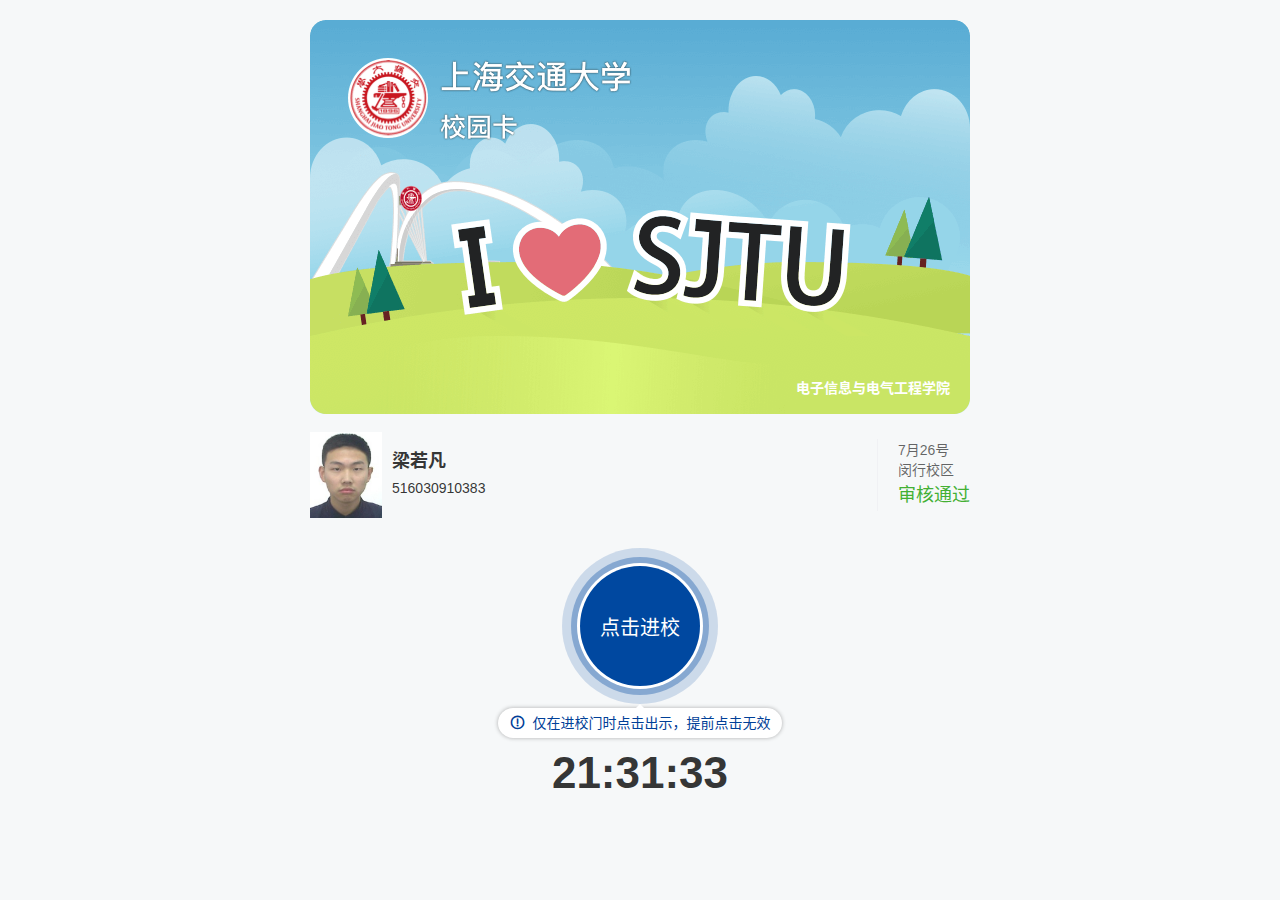
<file: SJTUPass/index.html>
<!DOCTYPE html>
<html lang="en">
    <head>
        <meta http-equiv="Content-Type" content="text/html; charset=UTF-8">
        <meta http-equiv="X-UA-Compatible" content="IE=edge">
        <meta name="viewport" content="width=device-width,initial-scale=1,maximum-scale=1,user-scalable=0">
        <link rel="icon" href="./SJTUPass_files/favicon.ico">
        <title>学生进出校管理系统</title>
        <link href="./SJTUPass_files/elements.css" rel="stylesheet">
        <link href="./SJTUPass_files/icons.css" rel="stylesheet">
        <script src="./SJTUPass_files/scripts.js"></script>
    </head>
    <body data-gr-c-s-loaded="true" onload="startClock()" onunload="stopClock()">
        <noscript>
            <strong>We're sorry but ui doesn't work properly without JavaScript enabled. Please enable it to continue.</strong>
        </noscript>
        <div id="app">
            <div class="wrapper">
                <div style="position: relative;">
                    <img src="./SJTUPass_files/xyk.56d8a335.png" style="width: 100%; height: 100%;">
                    <div class="dept">电子信息与电气工程学院</div>
                </div>
                <div class="content">
                    <div class="user">
                        <img src="SJTUPass_files/stu_photo.png">
                        <div class="user-info">
                            <div>梁若凡</div>
                            <div class="user-no">516030910383</div>
                        </div>
                    </div>
                    <div class="audit">
                        <!---->
                        <span>
                            <script type="text/javascript">
                                var date = new Date();
                                document.write((date.getMonth() + 1) + "月" + date.getDate() + "号");
                            </script>
                        </span>
                        <!---->
                        闵行校区
                        <div class="audit-status success">审核通过</div>
                    </div>
                </div>
                <div style="display: flex; flex-direction: column; align-items: center; padding-top: 1.5rem;">
                    <div class="circle-btn">
                        <div id="crust" class="crust default-bk-air" onclick="stateTrans()">
                            <div id="mantle" class="mantle default-bk-gradient">
                                <div class="spacing">
                                    <div id="core" class="core default-bk">
                                        <div style="font-weight: 300;" id="state">点击进校</div>
                                        <div id="state_en"></div>
                                    </div>
                                </div>
                            </div>
                        </div>
                    </div>
                    <div id="bubble" class="bubble default" style="">
                        <i class="el-icon-warning-outline"></i>
                        <span id="state_note">仅在进校门时点击出示，提前点击无效</span>
                    </div>
                    <div class="time">
                        <div id="show"></div>
                    </div>
                    
                </div>
                <div class="el-dialog__wrapper" style="display: none;" id="dialog">
                    <div role="dialog" aria-modal="true" aria-label="提示" class="el-dialog confirm-dialog" style="margin-top: 15vh; width: 90%;">
                        <div class="el-dialog__header">
                            <span class="el-dialog__title">提示</span>
                            <button type="button" aria-label="Close" class="el-dialog__headerbtn" onclick="decline()">
                                <i class="el-dialog__close el-icon el-icon-close"></i>
                            </button>
                        </div>
                        <div style="font-size: .75rem;">
                            <i class="el-icon-warning"></i>
                            <span id="dialog_txt">"需在10分钟内出校，确定出校吗？"</span>
                        </div>
                        <div class="el-dialog__footer">
                            <div class="dialog-footer">
                                <button type="button" class="el-button el-button--default el-button--medium" onclick="decline()">
                                    <!---->
                                    <!---->
                                    <span>取 消</span>
                                </button>
                                <button type="button" class="el-button el-button--primary el-button--medium" onclick="confirm()">
                                    <!---->
                                    <!---->
                                    <span>确 定</span>
                                </button>
                            </div>
                        </div>
                    </div>
                </div>
            </div>
        </div>
    </body>
</html>
</file>
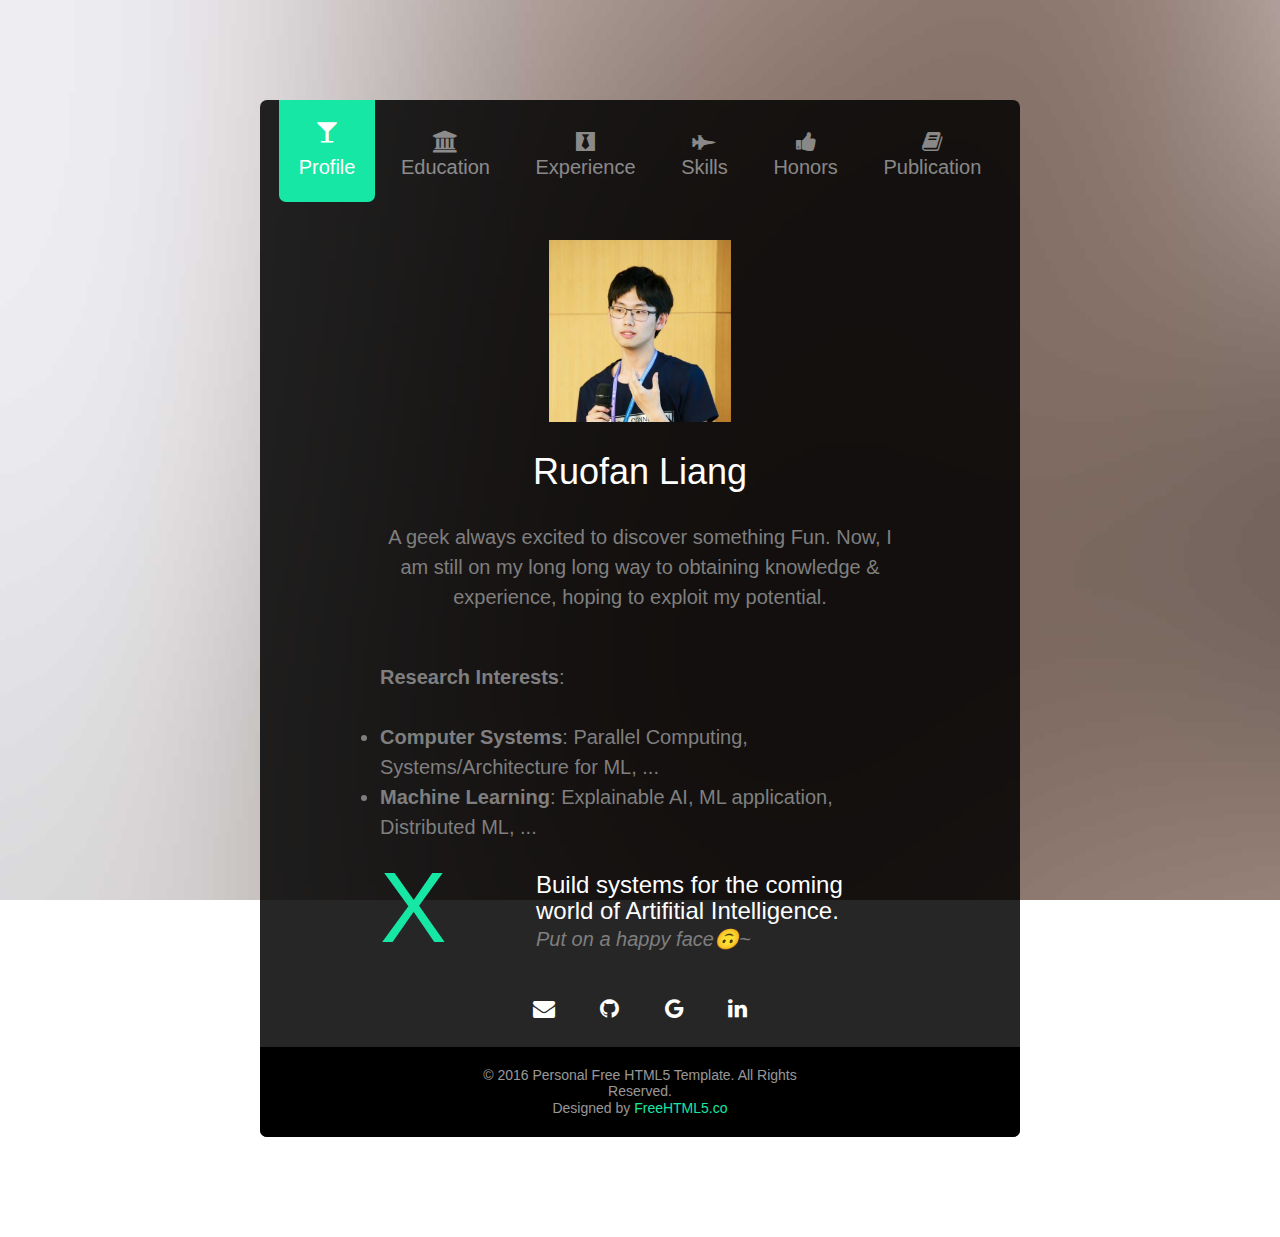
<file: index_old.html>
<!DOCTYPE html>
<!--[if lt IE 7]>      <html class="no-js lt-ie9 lt-ie8 lt-ie7"> <![endif]-->
<!--[if IE 7]>         <html class="no-js lt-ie9 lt-ie8"> <![endif]-->
<!--[if IE 8]>         <html class="no-js lt-ie9"> <![endif]-->
<!--[if gt IE 8]><!--> <html class="no-js"> <!--<![endif]-->
	<head>
<!-- Google tag (gtag.js) -->
<script async src="https://www.googletagmanager.com/gtag/js?id=G-Q8NMDN66T8"></script>
<script>
  window.dataLayer = window.dataLayer || [];
  function gtag(){dataLayer.push(arguments);}
  gtag('js', new Date());

  gtag('config', 'G-Q8NMDN66T8');
</script>
	<meta charset="utf-8">
	<meta http-equiv="X-UA-Compatible" content="IE=edge">
	<title>RF Liang</title>
	<meta name="viewport" content="width=device-width, initial-scale=1">
	<!-- <meta name="description" content="Personal website" /> -->
	<meta name="keywords" content="free html5, free template, free bootstrap, free website template, html5, css3, mobile first, responsive" />
	<meta name="author" content="FreeHTML5.co" />

  <!-- 
	//////////////////////////////////////////////////////

	FREE HTML5 TEMPLATE 
	DESIGNED & DEVELOPED by FreeHTML5.co
		
	Website: 		http://freehtml5.co/
	Email: 			info@freehtml5.co
	Twitter: 		http://twitter.com/fh5co
	Facebook: 		https://www.facebook.com/fh5co

	//////////////////////////////////////////////////////
	 -->

  	<!-- Facebook and Twitter integration -->
	<meta property="og:title" content=""/>
	<meta property="og:image" content=""/>
	<meta property="og:url" content=""/>
	<meta property="og:site_name" content=""/>
	<meta property="og:description" content=""/>
	<meta name="twitter:title" content="" />
	<meta name="twitter:image" content="" />
	<meta name="twitter:url" content="" />
	<meta name="twitter:card" content="" />

	<!-- Place favicon.ico and apple-touch-icon.png in the root directory -->
	<link rel="shortcut icon" href="favicon.ico">

	<!-- <link href='https://fonts.googleapis.com/css?family=Work+Sans:400,300,600,400italic,700' rel='stylesheet' type='text/css'> -->
	
	<!-- Animate.css -->
	<link rel="stylesheet" href="css/animate.css">
	<!-- Icomoon Icon Fonts-->
	<link rel="stylesheet" href="css/icomoon.css">
	<!-- Bootstrap  -->
	<link rel="stylesheet" href="css/bootstrap.css">
	<!-- Theme style  -->
	<link rel="stylesheet" href="css/style.css">

	<!-- Modernizr JS -->
	<script src="js/modernizr-2.6.2.min.js"></script>
	<!-- FOR IE9 below -->
	<!--[if lt IE 9]>
	<script src="js/respond.min.js"></script>
	<![endif]-->

	</head>
	<body style="background-image: url(images/bg_img.jpg);">
	
	<div id="fh5co-main">
		<div class="fh5co-tab-wrap">
			<ul class="fh5co-tab-menu">
				<li class="active"><a href="#" data-tab="1"><span class="icon icon-glass"></span><span class="menu-text">Profile</span></a></li>
				<li><a href="#" data-tab="2"><span class="icon icon-university"></span><span class="menu-text">Education</span></a></li>
				<li><a href="#" data-tab="3"><span class="icon icon-black-tie"></span><span class="menu-text">Experience</span></a></li>
				<li><a href="#" data-tab="4" data-pie="yes"><span class="icon icon-fighter-jet"></span><span class="menu-text">Skills</span></a></li>
				<li><a href="#" data-tab="5" data-pie="yes"><span class="icon icon-thumbs-up"></span><span class="menu-text">Honors</span></a></li>
                <li><a href="#" data-tab="6"><span class="icon icon-book"></span><span class="menu-text">Publication</span></a></li>                
			</ul>
			<div class="fh5co-tab-content active" data-content="1">
				<div class="fh5co-content-inner">
					<div class="row row-bottom-padded-sm text-center">
						<div class="col-md-12">
							<figure>
								<img src="images/profile_img.jpg" alt="Free HTML5 Wesbite Template by FreeHTML5.co" width="35%">
							</figure>
							<h1>Ruofan Liang</h1>
							<p>
								A geek always excited to discover something Fun. 
								Now, I am still on my long long way to obtaining knowledge & experience, 
								hoping to exploit my potential.
							</p> 
						</div>
					</div>
					<div class="row">
						<div class="col-md-12 fh5co-left">
							<p>
							  	<b>Research Interests</b>: 
							  	<li><b>Computer Systems</b>: Parallel Computing, Systems/Architecture for ML, ...</li>
							  	<li><b>Machine Learning</b>: Explainable AI, ML application, Distributed ML, ...</li>
							</p>
						</div>
					</div>
					<div class="row">
						<div class="col-md-12 fh5co-counter">
							<div class="fh5co-number fh5co-left">X</div>
							<div class="fh5co-text">
								<h3 class="border-bottom">Build systems for the coming world of Artifitial Intelligence.</h3>
								<p><i>Put on a happy face🙃~</i></p>
							</div>
						</div>
					</div>
					<ul class="fh5co-social">
						<li><a href="mailto:shootingstarlrf@hotmail.com"><i class="icon-envelope"></i></a></li>
						<li><a href="https://github.com/nexuslrf" target="_blank"><em class="icon-github"></em></a></li>
						<li><a href="mailto:shootingstarlrf@gmail.com"><i class="icon-google"></i></a></li>
						<li><a href="https://www.linkedin.com/in/rf-liang-681721161/" target="_blank"><i class="icon-linkedin"></i></a></li>
					</ul>
				</div>
			</div>
			<div class="fh5co-tab-content" data-content="2">
				<div class="fh5co-content-inner">
					<div class="row">
						<div class="col-md-12">

							<div class="fh5co-feature">
                				<div class="fh5co-icon">
                					<i class="icon-institution"></i>
                				</div>
                    			<div class="fh5co-text">
                    				<h2>07/2018</h2>
                    				<p><strong style="color: cornsilk">University of Toronto</strong>, Canada<br>
                    					PhD student at Deparment of Computer Science<br>
                        				<strong style="color: cornsilk">Supervisor</strong>: <a href="https://www.cs.toronto.edu/~nandita/" target="_blank">Nandita Vijaykumar</a> 
                                    </p>
                    			</div>
                            </div>

                            <div class="fh5co-feature">
                                <div class="fh5co-icon">
                                    <i class="icon-institution"></i>
                                </div>
                                <div class="fh5co-text">
                                    <h2>08/2019-12/2019</h2>
                                    <p><strong style="color: cornsilk">National University of Singapore</strong>, Singapore<br>
                                        Non-Exchanging Student, School of Computing<br>
                                    </p>
                                </div>
                            </div>

                            <div class="fh5co-feature">
                				<div class="fh5co-icon">
                					<i class="icon-institution"></i>
                				</div>
                				<div class="fh5co-text">
                					<h2>2016-2020</h2>
                					<p><strong style="color: cornsilk">Shanghai Jiao Tong University</strong>, China<br>
                    					Bachelor Of Engineering, Computer Science and Technology<br>
                						<strong style="color: cornsilk">GPA</strong>: 90.03/100 
                    				</p>
                				</div>
                			</div>

                			<!-- <div class="fh5co-feature">
                				<div class="fh5co-icon">
                					<i class="icon-institution"></i>
                				</div>
                    			<div class="fh5co-text">
                    				<h2>07/2018</h2>
                    				<p><strong style="color: cornsilk">Peking University</strong>, China<br>
                    					Summer School Program: <br> <em>Deep Learning in Action: Computer Vision</em><br>
                        				<strong style="color: cornsilk">Score</strong>: 92/100 
                                    </p>
                    			</div>
                            </div> -->

<!--
                    		<div class="fh5co-feature">
                    			<div class="fh5co-icon">
                    				<i class="icon-"></i>
                    			</div>
                    			<div class="fh5co-text">
                    				<h2>2008-2012</h2>
                    				<p>Far far away, behind the word mountains, far from the countries.</p>
                    			</div>
                    		</div>
-->

						</div>
						
					</div>
				</div>
			</div>
			<div class="fh5co-tab-content" data-content="3">
				<div class="fh5co-content-inner">
					<div class="row">
						<div class="col-md-12">
						  <p>My experiences are mainly from college currently.<br>
						  	My up-to-date CV is <a href="https://1drv.ms/b/s!AtiMpA7HPe0QhpUy2Z0gc2et9ptyRw?e=Yyt9wQ" target="_blank">here</a>.
						  </p>
                          
                          <div class="fh5co-feature">
                                <div class="fh5co-icon">
                                    <i class="icon-code"></i>
                                </div>
                                <div class="fh5co-text">
                                  <h2>08/2019-12/2019</h2>
                                  <h3>Internship at <a href="https://www.sensetime.com/" target="_blank">SenseTime</a></h3>
                                    <p>Cloud computing group, IaaS & PaaS Research</p>
                                </div>
                            </div>

                          <div class="fh5co-feature">
                                <div class="fh5co-icon">
                                    <i class="icon-graduation-cap"></i>
                                </div>
                                <div class="fh5co-text">
                                  <h2>06/2019-07/2019</h2>
                                  <h3>Professor <a href="http://www.cs.sjtu.edu.cn/~leng-jw/" target="_blank">Jingwen Leng</a>'s Group in EPCC Lab.</h3>
                                    <p>GPU cluster resource management for deep learning tasks.</p>
                                </div>
                            </div>

						  <div class="fh5co-feature">
								<div class="fh5co-icon">
									<i class="icon-graduation-cap"></i>
								</div>
								<div class="fh5co-text">
								  <h2>07/2018-07/2019</h2>
								  <h3>Professor <a href="http://www.qszhang.com" target="_blank">Quanshi Zhang</a>'s Explainable AI Group</h3>
									<p>Using theoretical ways to discover how deep neural networks work.</p>
								</div>
							</div>

							<div class="fh5co-feature">
								<div class="fh5co-icon">
									<i class="icon-graduation-cap"></i>
								</div>
								<div class="fh5co-text">
								  <h2>12/2017-07/2018</h2>
								  <h3>Professor <a href="http://www.cs.sjtu.edu.cn/~gao-xf/" target="_blank">Xiaofeng Gao</a>'s Indexing Group in ANL lab.</h3>
									<p>Algorithm development on data mining andtour recommendation.
								  </p>
								</div>
							</div>

						</div>
						
					</div>
				</div>
			</div>

			<div class="fh5co-tab-content" data-content="4">
				<div class="fh5co-content-inner">
					<div class="row">
						<div class="col-md-12">
						  <p>Passions for c0DinG~😋</p>
						</div>
						<div class="col-md-4 col-sm-6 col-xs-12 text-center">
							<div class="chart" data-percent="80"><span><strong>C/C++</strong>80%</span></div>
						</div>
						<div class="col-md-4 col-sm-6 col-xs-12 text-center">
							<div class="chart" data-percent="90"><span><strong>Python</strong>90%</span></div>
						</div>
						<div class="col-md-4 col-sm-6 col-xs-12 text-center">
							<div class="chart" data-percent="70"><span><strong>Matlab</strong>70%</span></div>
						</div>

						<div class="col-md-4 col-sm-6 col-xs-12 text-center">
							<div class="chart" data-percent="55"><span><strong>Java</strong>55%</span></div>
						</div>
						<div class="col-md-4 col-sm-6 col-xs-12 text-center">
							<div class="chart" data-percent="75"><span><strong>MySQL</strong>75%</span></div>
						</div>
						<div class="col-md-4 col-sm-6 col-xs-12 text-center">
							<div class="chart" data-percent="80"><span><strong>CUDA</strong>80%</span></div>
						</div>
						
						<div class="col-md-4 col-sm-6 col-xs-12 text-center">
							<div class="chart" data-percent="80"><span><strong>Linux</strong>80%</span></div>
						</div>
						<div class="col-md-4 col-sm-6 col-xs-12 text-center">
							<div class="chart" data-percent="85"><span><strong>Pytorch</strong>85%</span></div>
						</div>
						<div class="col-md-4 col-sm-6 col-xs-12 text-center">
							<div class="chart" data-percent="65"><span><strong>TensorFlow</strong>75%</span></div>
						</div>

					</div>
				</div>
			</div>

			<div class="fh5co-tab-content" data-content="5">
				<div class="fh5co-content-inner">
					<div class="row">
						<div class="col-md-12">
                            <div class="fh5co-feature">
                                <div class="fh5co-icon">
                                    <i class="icon-graduation-cap"></i>
                                </div>
                                <div class="fh5co-text">
                                    <h2>2019</h2>
                                    <p><strong style="color: cornsilk">1st Prize of</strong> Huawei ICT innovation competition, Global final
                                  </p>
                                </div>
                            </div>

                            <div class="fh5co-feature">
                                <div class="fh5co-icon">
                                    <i class="icon-graduation-cap"></i>
                                </div>
                                <div class="fh5co-text">
                                    <h2>2019</h2>
                                    <p><strong style="color: cornsilk">Xingdong Scholarship</strong>
                                  </p>
                                </div>
                            </div>

                            <div class="fh5co-feature">
				                <div class="fh5co-icon">
									<i class="icon-graduation-cap"></i>
								</div>
								<div class="fh5co-text">
									<h2>2018</h2>
									<p><strong style="color: cornsilk">Huawei Scholarship</strong>
								  </p>
								</div>
							</div>

							<div class="fh5co-feature">
								<div class="fh5co-icon">
									<i class="icon-graduation-cap"></i>
								</div>
								<div class="fh5co-text">
									<h2>2018</h2>
									<p><strong style="color: cornsilk">Academic Excellence Class B Scholarship</strong>
								  </p>
								</div>
							</div>
							<div class="fh5co-feature">
								<div class="fh5co-icon">
									<i class="icon-graduation-cap"></i>
								</div>
								<div class="fh5co-text">
									<h2>2017</h2>
									<p><strong style="color: cornsilk">Academic Excellence Class C Scholarship</strong>
								  </p>
								</div>
							</div>
							<div class="fh5co-feature">
								<div class="fh5co-icon">
									<i class="icon-graduation-cap"></i>
								</div>
								<div class="fh5co-text">
									<h2>2017</h2>
									<p><strong style="color: cornsilk">2nd Prize of Province</strong> in The Chinese Mathematics Competitions in university
								  </p>
								</div>
							</div>
							<div class="fh5co-feature">
								<div class="fh5co-icon">
									<i class="icon-graduation-cap"></i>
								</div>
								<div class="fh5co-text">
									<h2>2015</h2>
									<p><strong style="color: cornsilk">1st Prize of Province</strong> in National High School Mathematics League
								  </p>
								</div>
							</div>
							<div class="fh5co-feature">
								<div class="fh5co-icon">
									<i class="icon-graduation-cap"></i>
								</div>
								<div class="fh5co-text">
									<h2>2015</h2>
									<p><strong style="color: cornsilk">2nd Prize of Province</strong> in Chinese Physics Olympiad
								  </p>
								</div>
							</div>

							<div class="fh5co-feature">
								<div class="fh5co-icon">
									<i class="icon-graduation-cap"></i>
								</div>
								<div class="fh5co-text">
									<h2>2014</h2>
									<p><strong style="color: cornsilk">2nd Prize of Province</strong> in NOIP(National Olympiad in Informatics in Provinces) in high school
								  </p>
								</div>
							</div>

						</div>
						
					</div>
				</div>
			</div>

            <div class="fh5co-tab-content" data-content="6">
                <div class="fh5co-content-inner">
                    <div class="row">
                        <div class="col-md-14">
                          <p>Publications:</p>
						  <ul>
							<li> Ruofan Liang, Hongyi Sun, Nandita Vijaykumar, <i> 
								CoordX: Accelerating implicit neural representation with a split mlp architecture</i>
								<a href="https://openreview.net/forum?id=oAy7yPmdNz" target="_blank">ICLR 2022</a></p></li>
						  </ul>
						  <ul>
							<li> Ruofan Liang, Bingsheng He, Shengen Yan, Peng Sun, <i> A Simulation Platform for Multi-tenant Machine Learning Services on Thousands of GPUs</i>
								<a href="https://arxiv.org/abs/2201.03175" target="_blank">arXiv preprint arXiv:2201.03175</a></p></li>
						  </ul>
                          <ul>
                              <li>Ruofan Liang, Tianlin Li, Longfei Li, Jing Wang, Quanshi Zhang, <i>Knowledge Consistency between Neural Networks and Beyond</i> <a href="https://openreview.net/forum?id=BJeS62EtwH" target="_blank">ICLR 2020</a></p></li>
                          </ul>                                
                        </div>
                        
                    </div>
                </div>
            </div>

		</div>
		<footer id="fh5co-footer">
			<div class="row">
				<div class="col-md-6 col-md-offset-3 text-center">
					<small>
						&copy; 2016 Personal Free HTML5 Template. All Rights Reserved. <span class="fh5co-author">
						Designed by <a href="http://freehtml5.co" target="_blank">FreeHTML5.co</a></span>
					</small>
				</div>
			</div>
		</footer>

        


	</div>
	
   

	<!-- jQuery -->
	<script src="js/jquery.min.js"></script>
	<!-- jQuery Easing -->
	<script src="js/jquery.easing.1.3.js"></script>
	<!-- Bootstrap -->
	<script src="js/bootstrap.min.js"></script>
	<!-- Waypoints -->
	<script src="js/jquery.waypoints.min.js"></script>
	<!-- Easy PieChart -->
	<script src="js/jquery.easypiechart.min.js"></script>
	<!-- MAIN JS -->
	<script src="js/main.js"></script>

	</body>
</html>
</file>
<file: SJTUPass/SJTUPass_files/elements.css>
html {
    font-size: 125%
}

body,
html {
    width: 100%;
    height: 100%
}

body {
    min-height: 100%;
    color: rgba(0, 0, 0, .6);
    font-size: .7rem;
    font-family: PingFang SC, -apple-system, Microsoft YaHei, BlinkMacSystemFont, Roboto, Helvetica Neue, Helvetica, Arial, Hiragino Sans GB, Source Han Sans, Noto Sans CJK Sc, Microsoft Jhenghei, sans-serif;
    background: #f6f8f9
}

body,
button,
dd,
dl,
dt,
form,
h1,
h2,
h3,
h4,
h5,
h6,
img,
input,
label,
li,
ol,
option,
p,
pre,
select,
tbody,
td,
textarea,
tfoot,
th,
thead,
ul {
    margin: 0;
    padding: 0;
    border: 0;
    list-style: none
}

*,
:after,
:before {
    box-sizing: border-box;
    -webkit-box-sizing: border-box;
    -o-box-sizing: border-box;
    -moz-box-sizing: border-box
}

a {
    text-decoration: none;
    color: rgba(0, 0, 0, .6)
}

a:focus {
    outline: none
}

input:-moz-placeholder,
input::-moz-placeholder {
    color: rgba(0, 0, 0, .2);
    font-size: .7rem
}

.search input.el-range-input:-ms-input-placeholder,
input:-ms-input-placeholder {
    color: rgba(0, 0, 0, .2);
    font-size: .7rem
}

.el-input.is-active .el-input__inner,
.el-input__inner:focus,
.el-textarea__inner {
    border-color: #dcdfe6
}

.el-aside,
.el-container,
.el-header,
.el-main {
    padding: 0
}

.el-loading-mask {
    height: auto !important;
    z-index: 5000
}

.el-form-item__label {
    padding-right: .3rem;
    color: #909399
}

.mescroll {
    padding-top: 2.1rem;
    padding-bottom: 1rem
}

.filter .el-select {
    width: 100%
}

.adapted-box {
    width: 80%;
    max-width: 21rem
}

.adapted-box .el-dialog__body {
    padding: .5rem 1.5rem
}

.adapted-box .el-form-item {
    margin-bottom: .9rem
}

.adapted-box .el-form-item .el-select {
    width: 100%
}

.table-page {
    position: absolute;
    top: 0;
    left: 0;
    bottom: 0;
    right: 0;
    padding: 1rem;
    background: #fff;
    overflow-y: auto
}

.date-picker.el-date-editor .el-range-input {
    width: 37%
}

.date-picker.el-date-editor .el-range-separator {
    width: 9%
}

.desc-popover {
    max-width: 15rem;
    max-height: 16rem;
    overflow-y: auto
}

.pt20 {
    padding-top: 1rem
}

.txt-center {
    text-align: center
}

.el-table .cell {
    word-break: normal
}

.confirm-dialog {
    max-width: 19rem
}

.confirm-dialog .el-dialog__body {
    padding: .5rem 1rem
}

.confirm-dialog .el-dialog__body .el-icon-warning {
    margin-right: 4px;
    font-size: 1rem;
    color: #e6a23c;
    vertical-align: middle
}

.confirm-dialog .dialog-footer .el-button {
    padding: .4rem 1rem
}

.wrapper {
    padding: 1rem;
    max-width: 35rem;
    margin: 0 auto;
    position: relative
}

.dept {
    position: absolute;
    right: 1rem;
    bottom: 1rem;
    font-size: .7rem;
    font-weight: 700;
    color: #fff
}

.content {
    margin-top: .75rem;
    -webkit-box-pack: justify;
    -ms-flex-pack: justify;
    justify-content: space-between
}

.content,
.user {
    display: -webkit-box;
    display: -ms-flexbox;
    display: flex;
    -webkit-box-align: center;
    -ms-flex-align: center;
    align-items: center
}

.user img {
    width: 3.6rem;
    height: 4.3rem
}

.user-info {
    padding-left: .5rem;
    font-size: .9rem;
    font-weight: 700;
    color: rgba(0, 0, 0, .8)
}

.user-no {
    font-size: .7rem;
    font-weight: 400;
    line-height: 1.6rem
}

.audit {
    display: -webkit-box;
    display: -ms-flexbox;
    display: flex;
    -webkit-box-orient: vertical;
    -webkit-box-direction: normal;
    -ms-flex-direction: column;
    flex-direction: column;
    -webkit-box-pack: center;
    -ms-flex-pack: center;
    justify-content: center;
    min-height: 2.6rem;
    padding-left: 1rem;
    font-size: .7rem;
    border-left: .05rem solid #f0f1f4
}

.audit-status {
    font-size: .9rem;
    line-height: 1.6rem
}

.circle-btn div {
    display: -webkit-box;
    display: -ms-flexbox;
    display: flex;
    -webkit-box-pack: center;
    -ms-flex-pack: center;
    justify-content: center;
    -webkit-box-align: center;
    -ms-flex-align: center;
    align-items: center;
    border-radius: 50%;
    font-size: 1rem;
    font-weight: 700;
    color: #fff
}

.bubble {
    width: auto;
    height: 1.5rem;
    line-height: 1.5rem;
    position: relative;
    margin-top: .2rem;
    padding: 0 .6rem;
    background: #fff;
    border-radius: .8rem;
    -webkit-box-shadow: 0 0 .2rem 0 rgba(0, 0, 0, .3);
    box-shadow: 0 0 .2rem 0 rgba(0, 0, 0, .3);
    font-size: .7rem !important;
    color: #004098
}

.bubble:before {
    display: inline-block;
    width: 0;
    height: 0;
    content: "";
    border: .2rem solid transparent;
    border-bottom-color: #fff;
    position: absolute;
    top: -.4rem;
    left: calc(50% - .2rem)
}

.bubble .el-icon-warning-outline {
    font-size: .75rem;
    font-weight: 600;
    margin-right: .2rem
}

.spacing {
    background: #fff
}

.crust {
    width: 7.8rem;
    height: 7.8rem
}

.mantle {
    width: 6.9rem;
    height: 6.9rem
}

.mantle>.spacing {
    width: 6.3rem;
    height: 6.3rem
}

.core {
    width: 6rem;
    height: 6rem;
    -webkit-box-orient: vertical;
    -webkit-box-direction: normal;
    -ms-flex-direction: column;
    flex-direction: column;
    -webkit-box-pack: center;
    -ms-flex-pack: center;
    justify-content: center;
    font-size: 22px
}

.default-bk {
    background: #0048a0
}

.default-bk-gradient {
    background: rgba(0, 72, 160, .34)
}

.default-bk-air {
    background: rgba(0, 72, 160, .17)
}

.time {
    padding-top: .5rem;
    font-size: 2.2rem;
    font-weight: 600;
    color: rgba(0, 0, 0, .8)
}

.primary-bk {
    background: #0091ff
}

.primary-bk-gradient {
    background: rgba(0, 145, 255, .34)
}

.primary-bk-air {
    background: rgba(0, 145, 255, .17)
}

.success-bk {
    background: #43b034
}

.success-bk-gradient {
    background: rgba(67, 176, 52, .34)
}

.success-bk-air {
    background: rgba(67, 176, 52, .17)
}

.danger-bk {
    background: #c14b3c
}

.danger-bk-gradient {
    background: rgba(193, 75, 60, .34)
}

.danger-bk-air {
    background: rgba(193, 75, 60, .17)
}

.disabled-bk {
    background: #bebbbb
}

.disabled-bk-gradient {
    background: rgba(190, 187, 187, .34)
}

.success {
    color: #43b034
}

.danger {
    color: #c14b3c
}

.disabled {
    color: #bebbbb
}

.disabled-bk-air {
    background: rgba(190, 187, 187, .17)
}

.alert {
    position: absolute;
    top: 0;
    left: 0;
    right: 0;
    z-index: 100;
    font-size: .8rem
}

.alert i:before {
    vertical-align: middle
}

.alert a {
    color: #f56c6c
}

#app {
    height: 100%;
    overflow-y: auto
}
</file>
<file: SJTUPass/SJTUPass_files/icons.css>
.el-pagination--small .arrow.disabled,
.el-table--hidden,
.el-table .hidden-columns,
.el-table td.is-hidden>*,
.el-table th.is-hidden>* {
    visibility: hidden
}

.el-input__suffix,
.el-tree.is-dragging .el-tree-node__content * {
    pointer-events: none
}

.el-dropdown .el-dropdown-selfdefine:focus:active,
.el-dropdown .el-dropdown-selfdefine:focus:not(.focusing),
.el-message__closeBtn:focus,
.el-message__content:focus,
.el-popover:focus,
.el-popover:focus:active,
.el-popover__reference:focus:hover,
.el-popover__reference:focus:not(.focusing),
.el-rate:active,
.el-rate:focus,
.el-tooltip:focus:hover,
.el-tooltip:focus:not(.focusing),
.el-upload-list__item.is-success:active,
.el-upload-list__item.is-success:not(.focusing):focus {
    outline-width: 0
}

@font-face {
    font-family: element-icons;
    src: url(element-icons.535877f5.woff) format("woff"), url(element-icons.732389de.ttf) format("truetype");
    font-weight: 400;
    font-display: "auto";
    font-style: normal
}

[class*=" el-icon-"],
[class^=el-icon-] {
    font-family: element-icons !important;
    speak: none;
    font-style: normal;
    font-weight: 400;
    font-variant: normal;
    text-transform: none;
    line-height: 1;
    vertical-align: baseline;
    display: inline-block;
    -webkit-font-smoothing: antialiased;
    -moz-osx-font-smoothing: grayscale
}

.el-icon-ice-cream-round:before {
    content: "\e6a0"
}

.el-icon-ice-cream-square:before {
    content: "\e6a3"
}

.el-icon-lollipop:before {
    content: "\e6a4"
}

.el-icon-potato-strips:before {
    content: "\e6a5"
}

.el-icon-milk-tea:before {
    content: "\e6a6"
}

.el-icon-ice-drink:before {
    content: "\e6a7"
}

.el-icon-ice-tea:before {
    content: "\e6a9"
}

.el-icon-coffee:before {
    content: "\e6aa"
}

.el-icon-orange:before {
    content: "\e6ab"
}

.el-icon-pear:before {
    content: "\e6ac"
}

.el-icon-apple:before {
    content: "\e6ad"
}

.el-icon-cherry:before {
    content: "\e6ae"
}

.el-icon-watermelon:before {
    content: "\e6af"
}

.el-icon-grape:before {
    content: "\e6b0"
}

.el-icon-refrigerator:before {
    content: "\e6b1"
}

.el-icon-goblet-square-full:before {
    content: "\e6b2"
}

.el-icon-goblet-square:before {
    content: "\e6b3"
}

.el-icon-goblet-full:before {
    content: "\e6b4"
}

.el-icon-goblet:before {
    content: "\e6b5"
}

.el-icon-cold-drink:before {
    content: "\e6b6"
}

.el-icon-coffee-cup:before {
    content: "\e6b8"
}

.el-icon-water-cup:before {
    content: "\e6b9"
}

.el-icon-hot-water:before {
    content: "\e6ba"
}

.el-icon-ice-cream:before {
    content: "\e6bb"
}

.el-icon-dessert:before {
    content: "\e6bc"
}

.el-icon-sugar:before {
    content: "\e6bd"
}

.el-icon-tableware:before {
    content: "\e6be"
}

.el-icon-burger:before {
    content: "\e6bf"
}

.el-icon-knife-fork:before {
    content: "\e6c1"
}

.el-icon-fork-spoon:before {
    content: "\e6c2"
}

.el-icon-chicken:before {
    content: "\e6c3"
}

.el-icon-food:before {
    content: "\e6c4"
}

.el-icon-dish-1:before {
    content: "\e6c5"
}

.el-icon-dish:before {
    content: "\e6c6"
}

.el-icon-moon-night:before {
    content: "\e6ee"
}

.el-icon-moon:before {
    content: "\e6f0"
}

.el-icon-cloudy-and-sunny:before {
    content: "\e6f1"
}

.el-icon-partly-cloudy:before {
    content: "\e6f2"
}

.el-icon-cloudy:before {
    content: "\e6f3"
}

.el-icon-sunny:before {
    content: "\e6f6"
}

.el-icon-sunset:before {
    content: "\e6f7"
}

.el-icon-sunrise-1:before {
    content: "\e6f8"
}

.el-icon-sunrise:before {
    content: "\e6f9"
}

.el-icon-heavy-rain:before {
    content: "\e6fa"
}

.el-icon-lightning:before {
    content: "\e6fb"
}

.el-icon-light-rain:before {
    content: "\e6fc"
}

.el-icon-wind-power:before {
    content: "\e6fd"
}

.el-icon-baseball:before {
    content: "\e712"
}

.el-icon-soccer:before {
    content: "\e713"
}

.el-icon-football:before {
    content: "\e715"
}

.el-icon-basketball:before {
    content: "\e716"
}

.el-icon-ship:before {
    content: "\e73f"
}

.el-icon-truck:before {
    content: "\e740"
}

.el-icon-bicycle:before {
    content: "\e741"
}

.el-icon-mobile-phone:before {
    content: "\e6d3"
}

.el-icon-service:before {
    content: "\e6d4"
}

.el-icon-key:before {
    content: "\e6e2"
}

.el-icon-unlock:before {
    content: "\e6e4"
}

.el-icon-lock:before {
    content: "\e6e5"
}

.el-icon-watch:before {
    content: "\e6fe"
}

.el-icon-watch-1:before {
    content: "\e6ff"
}

.el-icon-timer:before {
    content: "\e702"
}

.el-icon-alarm-clock:before {
    content: "\e703"
}

.el-icon-map-location:before {
    content: "\e704"
}

.el-icon-delete-location:before {
    content: "\e705"
}

.el-icon-add-location:before {
    content: "\e706"
}

.el-icon-location-information:before {
    content: "\e707"
}

.el-icon-location-outline:before {
    content: "\e708"
}

.el-icon-location:before {
    content: "\e79e"
}

.el-icon-place:before {
    content: "\e709"
}

.el-icon-discover:before {
    content: "\e70a"
}

.el-icon-first-aid-kit:before {
    content: "\e70b"
}

.el-icon-trophy-1:before {
    content: "\e70c"
}

.el-icon-trophy:before {
    content: "\e70d"
}

.el-icon-medal:before {
    content: "\e70e"
}

.el-icon-medal-1:before {
    content: "\e70f"
}

.el-icon-stopwatch:before {
    content: "\e710"
}

.el-icon-mic:before {
    content: "\e711"
}

.el-icon-copy-document:before {
    content: "\e718"
}

.el-icon-full-screen:before {
    content: "\e719"
}

.el-icon-switch-button:before {
    content: "\e71b"
}

.el-icon-aim:before {
    content: "\e71c"
}

.el-icon-crop:before {
    content: "\e71d"
}

.el-icon-odometer:before {
    content: "\e71e"
}

.el-icon-time:before {
    content: "\e71f"
}

.el-icon-bangzhu:before {
    content: "\e724"
}

.el-icon-close-notification:before {
    content: "\e726"
}

.el-icon-microphone:before {
    content: "\e727"
}

.el-icon-turn-off-microphone:before {
    content: "\e728"
}

.el-icon-position:before {
    content: "\e729"
}

.el-icon-postcard:before {
    content: "\e72a"
}

.el-icon-message:before {
    content: "\e72b"
}

.el-icon-chat-line-square:before {
    content: "\e72d"
}

.el-icon-chat-dot-square:before {
    content: "\e72e"
}

.el-icon-chat-dot-round:before {
    content: "\e72f"
}

.el-icon-chat-square:before {
    content: "\e730"
}

.el-icon-chat-line-round:before {
    content: "\e731"
}

.el-icon-chat-round:before {
    content: "\e732"
}

.el-icon-set-up:before {
    content: "\e733"
}

.el-icon-turn-off:before {
    content: "\e734"
}

.el-icon-open:before {
    content: "\e735"
}

.el-icon-connection:before {
    content: "\e736"
}

.el-icon-link:before {
    content: "\e737"
}

.el-icon-cpu:before {
    content: "\e738"
}

.el-icon-thumb:before {
    content: "\e739"
}

.el-icon-female:before {
    content: "\e73a"
}

.el-icon-male:before {
    content: "\e73b"
}

.el-icon-guide:before {
    content: "\e73c"
}

.el-icon-news:before {
    content: "\e73e"
}

.el-icon-price-tag:before {
    content: "\e744"
}

.el-icon-discount:before {
    content: "\e745"
}

.el-icon-wallet:before {
    content: "\e747"
}

.el-icon-coin:before {
    content: "\e748"
}

.el-icon-money:before {
    content: "\e749"
}

.el-icon-bank-card:before {
    content: "\e74a"
}

.el-icon-box:before {
    content: "\e74b"
}

.el-icon-present:before {
    content: "\e74c"
}

.el-icon-sell:before {
    content: "\e6d5"
}

.el-icon-sold-out:before {
    content: "\e6d6"
}

.el-icon-shopping-bag-2:before {
    content: "\e74d"
}

.el-icon-shopping-bag-1:before {
    content: "\e74e"
}

.el-icon-shopping-cart-2:before {
    content: "\e74f"
}

.el-icon-shopping-cart-1:before {
    content: "\e750"
}

.el-icon-shopping-cart-full:before {
    content: "\e751"
}

.el-icon-smoking:before {
    content: "\e752"
}

.el-icon-no-smoking:before {
    content: "\e753"
}

.el-icon-house:before {
    content: "\e754"
}

.el-icon-table-lamp:before {
    content: "\e755"
}

.el-icon-school:before {
    content: "\e756"
}

.el-icon-office-building:before {
    content: "\e757"
}

.el-icon-toilet-paper:before {
    content: "\e758"
}

.el-icon-notebook-2:before {
    content: "\e759"
}

.el-icon-notebook-1:before {
    content: "\e75a"
}

.el-icon-files:before {
    content: "\e75b"
}

.el-icon-collection:before {
    content: "\e75c"
}

.el-icon-receiving:before {
    content: "\e75d"
}

.el-icon-suitcase-1:before {
    content: "\e760"
}

.el-icon-suitcase:before {
    content: "\e761"
}

.el-icon-film:before {
    content: "\e763"
}

.el-icon-collection-tag:before {
    content: "\e765"
}

.el-icon-data-analysis:before {
    content: "\e766"
}

.el-icon-pie-chart:before {
    content: "\e767"
}

.el-icon-data-board:before {
    content: "\e768"
}

.el-icon-data-line:before {
    content: "\e76d"
}

.el-icon-reading:before {
    content: "\e769"
}

.el-icon-magic-stick:before {
    content: "\e76a"
}

.el-icon-coordinate:before {
    content: "\e76b"
}

.el-icon-mouse:before {
    content: "\e76c"
}

.el-icon-brush:before {
    content: "\e76e"
}

.el-icon-headset:before {
    content: "\e76f"
}

.el-icon-umbrella:before {
    content: "\e770"
}

.el-icon-scissors:before {
    content: "\e771"
}

.el-icon-mobile:before {
    content: "\e773"
}

.el-icon-attract:before {
    content: "\e774"
}

.el-icon-monitor:before {
    content: "\e775"
}

.el-icon-search:before {
    content: "\e778"
}

.el-icon-takeaway-box:before {
    content: "\e77a"
}

.el-icon-paperclip:before {
    content: "\e77d"
}

.el-icon-printer:before {
    content: "\e77e"
}

.el-icon-document-add:before {
    content: "\e782"
}

.el-icon-document:before {
    content: "\e785"
}

.el-icon-document-checked:before {
    content: "\e786"
}

.el-icon-document-copy:before {
    content: "\e787"
}

.el-icon-document-delete:before {
    content: "\e788"
}

.el-icon-document-remove:before {
    content: "\e789"
}

.el-icon-tickets:before {
    content: "\e78b"
}

.el-icon-folder-checked:before {
    content: "\e77f"
}

.el-icon-folder-delete:before {
    content: "\e780"
}

.el-icon-folder-remove:before {
    content: "\e781"
}

.el-icon-folder-add:before {
    content: "\e783"
}

.el-icon-folder-opened:before {
    content: "\e784"
}

.el-icon-folder:before {
    content: "\e78a"
}

.el-icon-edit-outline:before {
    content: "\e764"
}

.el-icon-edit:before {
    content: "\e78c"
}

.el-icon-date:before {
    content: "\e78e"
}

.el-icon-c-scale-to-original:before {
    content: "\e7c6"
}

.el-icon-view:before {
    content: "\e6ce"
}

.el-icon-loading:before {
    content: "\e6cf"
}

.el-icon-rank:before {
    content: "\e6d1"
}

.el-icon-sort-down:before {
    content: "\e7c4"
}

.el-icon-sort-up:before {
    content: "\e7c5"
}

.el-icon-sort:before {
    content: "\e6d2"
}

.el-icon-finished:before {
    content: "\e6cd"
}

.el-icon-refresh-left:before {
    content: "\e6c7"
}

.el-icon-refresh-right:before {
    content: "\e6c8"
}

.el-icon-refresh:before {
    content: "\e6d0"
}

.el-icon-video-play:before {
    content: "\e7c0"
}

.el-icon-video-pause:before {
    content: "\e7c1"
}

.el-icon-d-arrow-right:before {
    content: "\e6dc"
}

.el-icon-d-arrow-left:before {
    content: "\e6dd"
}

.el-icon-arrow-up:before {
    content: "\e6e1"
}

.el-icon-arrow-down:before {
    content: "\e6df"
}

.el-icon-arrow-right:before {
    content: "\e6e0"
}

.el-icon-arrow-left:before {
    content: "\e6de"
}

.el-icon-top-right:before {
    content: "\e6e7"
}

.el-icon-top-left:before {
    content: "\e6e8"
}

.el-icon-top:before {
    content: "\e6e6"
}

.el-icon-bottom:before {
    content: "\e6eb"
}

.el-icon-right:before {
    content: "\e6e9"
}

.el-icon-back:before {
    content: "\e6ea"
}

.el-icon-bottom-right:before {
    content: "\e6ec"
}

.el-icon-bottom-left:before {
    content: "\e6ed"
}

.el-icon-caret-top:before {
    content: "\e78f"
}

.el-icon-caret-bottom:before {
    content: "\e790"
}

.el-icon-caret-right:before {
    content: "\e791"
}

.el-icon-caret-left:before {
    content: "\e792"
}

.el-icon-d-caret:before {
    content: "\e79a"
}

.el-icon-share:before {
    content: "\e793"
}

.el-icon-menu:before {
    content: "\e798"
}

.el-icon-s-grid:before {
    content: "\e7a6"
}

.el-icon-s-check:before {
    content: "\e7a7"
}

.el-icon-s-data:before {
    content: "\e7a8"
}

.el-icon-s-opportunity:before {
    content: "\e7aa"
}

.el-icon-s-custom:before {
    content: "\e7ab"
}

.el-icon-s-claim:before {
    content: "\e7ad"
}

.el-icon-s-finance:before {
    content: "\e7ae"
}

.el-icon-s-comment:before {
    content: "\e7af"
}

.el-icon-s-flag:before {
    content: "\e7b0"
}

.el-icon-s-marketing:before {
    content: "\e7b1"
}

.el-icon-s-shop:before {
    content: "\e7b4"
}

.el-icon-s-open:before {
    content: "\e7b5"
}

.el-icon-s-management:before {
    content: "\e7b6"
}

.el-icon-s-ticket:before {
    content: "\e7b7"
}

.el-icon-s-release:before {
    content: "\e7b8"
}

.el-icon-s-home:before {
    content: "\e7b9"
}

.el-icon-s-promotion:before {
    content: "\e7ba"
}

.el-icon-s-operation:before {
    content: "\e7bb"
}

.el-icon-s-unfold:before {
    content: "\e7bc"
}

.el-icon-s-fold:before {
    content: "\e7a9"
}

.el-icon-s-platform:before {
    content: "\e7bd"
}

.el-icon-s-order:before {
    content: "\e7be"
}

.el-icon-s-cooperation:before {
    content: "\e7bf"
}

.el-icon-bell:before {
    content: "\e725"
}

.el-icon-message-solid:before {
    content: "\e799"
}

.el-icon-video-camera:before {
    content: "\e772"
}

.el-icon-video-camera-solid:before {
    content: "\e796"
}

.el-icon-camera:before {
    content: "\e779"
}

.el-icon-camera-solid:before {
    content: "\e79b"
}

.el-icon-download:before {
    content: "\e77c"
}

.el-icon-upload2:before {
    content: "\e77b"
}

.el-icon-upload:before {
    content: "\e7c3"
}

.el-icon-picture-outline-round:before {
    content: "\e75f"
}

.el-icon-picture-outline:before {
    content: "\e75e"
}

.el-icon-picture:before {
    content: "\e79f"
}

.el-icon-close:before {
    content: "\e6db"
}

.el-icon-check:before {
    content: "\e6da"
}

.el-icon-plus:before {
    content: "\e6d9"
}

.el-icon-minus:before {
    content: "\e6d8"
}

.el-icon-help:before {
    content: "\e73d"
}

.el-icon-s-help:before {
    content: "\e7b3"
}

.el-icon-circle-close:before {
    content: "\e78d"
}

.el-icon-circle-check:before {
    content: "\e720"
}

.el-icon-circle-plus-outline:before {
    content: "\e723"
}

.el-icon-remove-outline:before {
    content: "\e722"
}

.el-icon-zoom-out:before {
    content: "\e776"
}

.el-icon-zoom-in:before {
    content: "\e777"
}

.el-icon-error:before {
    content: "\e79d"
}

.el-icon-success:before {
    content: "\e79c"
}

.el-icon-circle-plus:before {
    content: "\e7a0"
}

.el-icon-remove:before {
    content: "\e7a2"
}

.el-icon-info:before {
    content: "\e7a1"
}

.el-icon-question:before {
    content: "\e7a4"
}

.el-icon-warning-outline:before {
    content: "\e6c9"
}

.el-icon-warning:before {
    content: "\e7a3"
}

.el-icon-goods:before {
    content: "\e7c2"
}

.el-icon-s-goods:before {
    content: "\e7b2"
}

.el-icon-star-off:before {
    content: "\e717"
}

.el-icon-star-on:before {
    content: "\e797"
}

.el-icon-more-outline:before {
    content: "\e6cc"
}

.el-icon-more:before {
    content: "\e794"
}

.el-icon-phone-outline:before {
    content: "\e6cb"
}

.el-icon-phone:before {
    content: "\e795"
}

.el-icon-user:before {
    content: "\e6e3"
}

.el-icon-user-solid:before {
    content: "\e7a5"
}

.el-icon-setting:before {
    content: "\e6ca"
}

.el-icon-s-tools:before {
    content: "\e7ac"
}

.el-icon-delete:before {
    content: "\e6d7"
}

.el-icon-delete-solid:before {
    content: "\e7c9"
}

.el-icon-eleme:before {
    content: "\e7c7"
}

.el-icon-platform-eleme:before {
    content: "\e7ca"
}

.el-icon-loading {
    -webkit-animation: rotating 2s linear infinite;
    animation: rotating 2s linear infinite
}

.el-icon--right {
    margin-left: 5px
}

.el-icon--left {
    margin-right: 5px
}

@-webkit-keyframes rotating {
    0% {
        -webkit-transform: rotate(0);
        transform: rotate(0)
    }

    to {
        -webkit-transform: rotate(1turn);
        transform: rotate(1turn)
    }
}

@keyframes rotating {
    0% {
        -webkit-transform: rotate(0);
        transform: rotate(0)
    }

    to {
        -webkit-transform: rotate(1turn);
        transform: rotate(1turn)
    }
}

.el-pagination {
    white-space: nowrap;
    padding: 2px 5px;
    color: #303133;
    font-weight: 700
}

.el-pagination:after,
.el-pagination:before {
    display: table;
    content: ""
}

.el-pagination:after {
    clear: both
}

.el-pagination button,
.el-pagination span:not([class*=suffix]) {
    display: inline-block;
    font-size: 13px;
    min-width: 35.5px;
    height: 28px;
    line-height: 28px;
    vertical-align: top;
    -webkit-box-sizing: border-box;
    box-sizing: border-box
}

.el-pagination .el-input__inner {
    text-align: center;
    -moz-appearance: textfield;
    line-height: normal
}

.el-pagination .el-input__suffix {
    right: 0;
    -webkit-transform: scale(.8);
    transform: scale(.8)
}

.el-pagination .el-select .el-input {
    width: 100px;
    margin: 0 5px
}

.el-pagination .el-select .el-input .el-input__inner {
    padding-right: 25px;
    border-radius: 3px
}

.el-pagination button {
    border: none;
    padding: 0 6px;
    background: 0 0
}

.el-pagination button:focus {
    outline: 0
}

.el-pagination button:hover {
    color: #409eff
}

.el-pagination button:disabled {
    color: #c0c4cc;
    background-color: #fff;
    cursor: not-allowed
}

.el-pagination .btn-next,
.el-pagination .btn-prev {
    background: 50% no-repeat #fff;
    background-size: 16px;
    cursor: pointer;
    margin: 0;
    color: #303133
}

.el-pagination .btn-next .el-icon,
.el-pagination .btn-prev .el-icon {
    display: block;
    font-size: 12px;
    font-weight: 700
}

.el-pagination .btn-prev {
    padding-right: 12px
}

.el-pagination .btn-next {
    padding-left: 12px
}

.el-pagination .el-pager li.disabled {
    color: #c0c4cc;
    cursor: not-allowed
}

.el-pager li,
.el-pager li.btn-quicknext:hover,
.el-pager li.btn-quickprev:hover {
    cursor: pointer
}

.el-pagination--small .btn-next,
.el-pagination--small .btn-prev,
.el-pagination--small .el-pager li,
.el-pagination--small .el-pager li.btn-quicknext,
.el-pagination--small .el-pager li.btn-quickprev,
.el-pagination--small .el-pager li:last-child {
    border-color: transparent;
    font-size: 12px;
    line-height: 22px;
    height: 22px;
    min-width: 22px
}

.el-pagination--small .more:before,
.el-pagination--small li.more:before {
    line-height: 24px
}

.el-pagination--small button,
.el-pagination--small span:not([class*=suffix]) {
    height: 22px;
    line-height: 22px
}

.el-pagination--small .el-pagination__editor,
.el-pagination--small .el-pagination__editor.el-input .el-input__inner {
    height: 22px
}

.el-pagination__sizes {
    margin: 0 10px 0 0;
    font-weight: 400;
    color: #606266
}

.el-pagination__sizes .el-input .el-input__inner {
    font-size: 13px;
    padding-left: 8px
}

.el-pagination__sizes .el-input .el-input__inner:hover {
    border-color: #409eff
}

.el-pagination__total {
    margin-right: 10px;
    font-weight: 400;
    color: #606266
}

.el-pagination__jump {
    margin-left: 24px;
    font-weight: 400;
    color: #606266
}

.el-pagination__jump .el-input__inner {
    padding: 0 3px
}

.el-pagination__rightwrapper {
    float: right
}

.el-pagination__editor {
    line-height: 18px;
    padding: 0 2px;
    height: 28px;
    text-align: center;
    margin: 0 2px;
    -webkit-box-sizing: border-box;
    box-sizing: border-box;
    border-radius: 3px
}

.el-pager,
.el-pagination.is-background .btn-next,
.el-pagination.is-background .btn-prev {
    padding: 0
}

.el-pagination__editor.el-input {
    width: 50px
}

.el-pagination__editor.el-input .el-input__inner {
    height: 28px
}

.el-pagination__editor .el-input__inner::-webkit-inner-spin-button,
.el-pagination__editor .el-input__inner::-webkit-outer-spin-button {
    -webkit-appearance: none;
    margin: 0
}

.el-pagination.is-background .btn-next,
.el-pagination.is-background .btn-prev,
.el-pagination.is-background .el-pager li {
    margin: 0 5px;
    background-color: #f4f4f5;
    color: #606266;
    min-width: 30px;
    border-radius: 2px
}

.el-pagination.is-background .btn-next.disabled,
.el-pagination.is-background .btn-next:disabled,
.el-pagination.is-background .btn-prev.disabled,
.el-pagination.is-background .btn-prev:disabled,
.el-pagination.is-background .el-pager li.disabled {
    color: #c0c4cc
}

.el-pagination.is-background .el-pager li:not(.disabled):hover {
    color: #409eff
}

.el-pagination.is-background .el-pager li:not(.disabled).active {
    background-color: #409eff;
    color: #fff
}

.el-dialog,
.el-pager li {
    background: #fff;
    -webkit-box-sizing: border-box
}

.el-pagination.is-background.el-pagination--small .btn-next,
.el-pagination.is-background.el-pagination--small .btn-prev,
.el-pagination.is-background.el-pagination--small .el-pager li {
    margin: 0 3px;
    min-width: 22px
}

.el-pager,
.el-pager li {
    vertical-align: top;
    margin: 0;
    display: inline-block
}

.el-pager {
    -ms-user-select: none;
    user-select: none;
    list-style: none;
    font-size: 0
}

.el-date-table,
.el-pager,
.el-table th {
    -webkit-user-select: none;
    -moz-user-select: none
}

.el-pager .more:before {
    line-height: 30px
}

.el-pager li {
    padding: 0 4px;
    font-size: 13px;
    min-width: 35.5px;
    height: 28px;
    line-height: 28px;
    -webkit-box-sizing: border-box;
    box-sizing: border-box;
    text-align: center
}

.el-menu--collapse .el-menu .el-submenu,
.el-menu--popup {
    min-width: 200px
}

.el-pager li.btn-quicknext,
.el-pager li.btn-quickprev {
    line-height: 28px;
    color: #303133
}

.el-pager li.btn-quicknext.disabled,
.el-pager li.btn-quickprev.disabled {
    color: #c0c4cc
}

.el-pager li.active+li {
    border-left: 0
}

.el-pager li:hover {
    color: #409eff
}

.el-pager li.active {
    color: #409eff;
    cursor: default
}

@-webkit-keyframes v-modal-in {
    0% {
        opacity: 0
    }
}

@-webkit-keyframes v-modal-out {
    to {
        opacity: 0
    }
}

.el-dialog {
    position: relative;
    margin: 0 auto 50px;
    border-radius: 2px;
    -webkit-box-shadow: 0 1px 3px rgba(0, 0, 0, .3);
    box-shadow: 0 1px 3px rgba(0, 0, 0, .3);
    -webkit-box-sizing: border-box;
    box-sizing: border-box;
    width: 50%
}

.el-dialog.is-fullscreen {
    width: 100%;
    margin-top: 0;
    margin-bottom: 0;
    height: 100%;
    overflow: auto
}

.el-dialog__wrapper {
    position: fixed;
    top: 0;
    right: 0;
    bottom: 0;
    left: 0;
    overflow: auto;
    margin: 0
}

.el-dialog__header {
    padding: 20px 20px 10px
}

.el-dialog__headerbtn {
    position: absolute;
    top: 20px;
    right: 20px;
    padding: 0;
    background: 0 0;
    border: none;
    outline: 0;
    cursor: pointer;
    font-size: 16px
}

.el-dialog__headerbtn .el-dialog__close {
    color: #909399
}

.el-dialog__headerbtn:focus .el-dialog__close,
.el-dialog__headerbtn:hover .el-dialog__close {
    color: #409eff
}

.el-dialog__title {
    line-height: 24px;
    font-size: 18px;
    color: #303133
}

.el-dialog__body {
    padding: 30px 20px;
    color: #606266;
    font-size: 14px;
    word-break: break-all
}

.el-dialog__footer {
    padding: 10px 20px 20px;
    text-align: right;
    -webkit-box-sizing: border-box;
    box-sizing: border-box
}

.el-dialog--center {
    text-align: center
}

.el-dialog--center .el-dialog__body {
    text-align: initial;
    padding: 25px 25px 30px
}

.el-dialog--center .el-dialog__footer {
    text-align: inherit
}

.dialog-fade-enter-active {
    -webkit-animation: dialog-fade-in .3s;
    animation: dialog-fade-in .3s
}

.dialog-fade-leave-active {
    -webkit-animation: dialog-fade-out .3s;
    animation: dialog-fade-out .3s
}

@-webkit-keyframes dialog-fade-in {
    0% {
        -webkit-transform: translate3d(0, -20px, 0);
        transform: translate3d(0, -20px, 0);
        opacity: 0
    }

    to {
        -webkit-transform: translateZ(0);
        transform: translateZ(0);
        opacity: 1
    }
}

@keyframes dialog-fade-in {
    0% {
        -webkit-transform: translate3d(0, -20px, 0);
        transform: translate3d(0, -20px, 0);
        opacity: 0
    }

    to {
        -webkit-transform: translateZ(0);
        transform: translateZ(0);
        opacity: 1
    }
}

@-webkit-keyframes dialog-fade-out {
    0% {
        -webkit-transform: translateZ(0);
        transform: translateZ(0);
        opacity: 1
    }

    to {
        -webkit-transform: translate3d(0, -20px, 0);
        transform: translate3d(0, -20px, 0);
        opacity: 0
    }
}

@keyframes dialog-fade-out {
    0% {
        -webkit-transform: translateZ(0);
        transform: translateZ(0);
        opacity: 1
    }

    to {
        -webkit-transform: translate3d(0, -20px, 0);
        transform: translate3d(0, -20px, 0);
        opacity: 0
    }
}

.el-autocomplete {
    position: relative;
    display: inline-block
}

.el-autocomplete-suggestion {
    margin: 5px 0;
    -webkit-box-shadow: 0 2px 12px 0 rgba(0, 0, 0, .1);
    box-shadow: 0 2px 12px 0 rgba(0, 0, 0, .1);
    border-radius: 4px;
    border: 1px solid #e4e7ed;
    -webkit-box-sizing: border-box;
    box-sizing: border-box;
    background-color: #fff
}

.el-dropdown-menu,
.el-menu--collapse .el-submenu .el-menu {
    z-index: 10;
    -webkit-box-shadow: 0 2px 12px 0 rgba(0, 0, 0, .1)
}

.el-autocomplete-suggestion__wrap {
    max-height: 280px;
    padding: 10px 0;
    -webkit-box-sizing: border-box;
    box-sizing: border-box
}

.el-autocomplete-suggestion__list {
    margin: 0;
    padding: 0
}

.el-autocomplete-suggestion li {
    padding: 0 20px;
    margin: 0;
    line-height: 34px;
    cursor: pointer;
    color: #606266;
    font-size: 14px;
    list-style: none;
    white-space: nowrap;
    overflow: hidden;
    text-overflow: ellipsis
}

.el-autocomplete-suggestion li.highlighted,
.el-autocomplete-suggestion li:hover {
    background-color: #f5f7fa
}

.el-autocomplete-suggestion li.divider {
    margin-top: 6px;
    border-top: 1px solid #000
}

.el-autocomplete-suggestion li.divider:last-child {
    margin-bottom: -6px
}

.el-autocomplete-suggestion.is-loading li {
    text-align: center;
    height: 100px;
    line-height: 100px;
    font-size: 20px;
    color: #999
}

.el-autocomplete-suggestion.is-loading li:after {
    display: inline-block;
    content: "";
    height: 100%;
    vertical-align: middle
}

.el-autocomplete-suggestion.is-loading li:hover {
    background-color: #fff
}

.el-autocomplete-suggestion.is-loading .el-icon-loading {
    vertical-align: middle
}

.el-dropdown {
    display: inline-block;
    position: relative;
    color: #606266;
    font-size: 14px
}

.el-dropdown .el-button-group {
    display: block
}

.el-dropdown .el-button-group .el-button {
    float: none
}

.el-dropdown .el-dropdown__caret-button {
    padding-left: 5px;
    padding-right: 5px;
    position: relative;
    border-left: none
}

.el-dropdown .el-dropdown__caret-button:before {
    content: "";
    position: absolute;
    display: block;
    width: 1px;
    top: 5px;
    bottom: 5px;
    left: 0;
    background: hsla(0, 0%, 100%, .5)
}

.el-dropdown .el-dropdown__caret-button.el-button--default:before {
    background: rgba(220, 223, 230, .5)
}

.el-dropdown .el-dropdown__caret-button:hover:before {
    top: 0;
    bottom: 0
}

.el-dropdown .el-dropdown__caret-button .el-dropdown__icon {
    padding-left: 0
}

.el-dropdown__icon {
    font-size: 12px;
    margin: 0 3px
}

.el-dropdown-menu {
    position: absolute;
    top: 0;
    left: 0;
    padding: 10px 0;
    margin: 5px 0;
    background-color: #fff;
    border: 1px solid #ebeef5;
    border-radius: 4px;
    -webkit-box-shadow: 0 2px 12px 0 rgba(0, 0, 0, .1);
    box-shadow: 0 2px 12px 0 rgba(0, 0, 0, .1)
}

.el-dropdown-menu__item {
    list-style: none;
    line-height: 36px;
    padding: 0 20px;
    margin: 0;
    font-size: 14px;
    color: #606266;
    cursor: pointer;
    outline: 0
}

.el-dropdown-menu__item:focus,
.el-dropdown-menu__item:not(.is-disabled):hover {
    background-color: #ecf5ff;
    color: #66b1ff
}

.el-dropdown-menu__item i {
    margin-right: 5px
}

.el-dropdown-menu__item--divided {
    position: relative;
    margin-top: 6px;
    border-top: 1px solid #ebeef5
}

.el-dropdown-menu__item--divided:before {
    content: "";
    height: 6px;
    display: block;
    margin: 0 -20px;
    background-color: #fff
}

.el-dropdown-menu__item.is-disabled {
    cursor: default;
    color: #bbb;
    pointer-events: none
}

.el-dropdown-menu--medium {
    padding: 6px 0
}

.el-dropdown-menu--medium .el-dropdown-menu__item {
    line-height: 30px;
    padding: 0 17px;
    font-size: 14px
}

.el-dropdown-menu--medium .el-dropdown-menu__item.el-dropdown-menu__item--divided {
    margin-top: 6px
}

.el-dropdown-menu--medium .el-dropdown-menu__item.el-dropdown-menu__item--divided:before {
    height: 6px;
    margin: 0 -17px
}

.el-dropdown-menu--small {
    padding: 6px 0
}

.el-dropdown-menu--small .el-dropdown-menu__item {
    line-height: 27px;
    padding: 0 15px;
    font-size: 13px
}

.el-dropdown-menu--small .el-dropdown-menu__item.el-dropdown-menu__item--divided {
    margin-top: 4px
}

.el-dropdown-menu--small .el-dropdown-menu__item.el-dropdown-menu__item--divided:before {
    height: 4px;
    margin: 0 -15px
}

.el-dropdown-menu--mini {
    padding: 3px 0
}

.el-dropdown-menu--mini .el-dropdown-menu__item {
    line-height: 24px;
    padding: 0 10px;
    font-size: 12px
}

.el-dropdown-menu--mini .el-dropdown-menu__item.el-dropdown-menu__item--divided {
    margin-top: 3px
}

.el-dropdown-menu--mini .el-dropdown-menu__item.el-dropdown-menu__item--divided:before {
    height: 3px;
    margin: 0 -10px
}

.el-menu {
    border-right: 1px solid #e6e6e6;
    list-style: none;
    position: relative;
    margin: 0;
    padding-left: 0
}

.el-menu,
.el-menu--horizontal>.el-menu-item:not(.is-disabled):focus,
.el-menu--horizontal>.el-menu-item:not(.is-disabled):hover,
.el-menu--horizontal>.el-submenu .el-submenu__title:hover {
    background-color: #fff
}

.el-menu:after,
.el-menu:before {
    display: table;
    content: ""
}

.el-menu:after {
    clear: both
}

.el-menu.el-menu--horizontal {
    border-bottom: 1px solid #e6e6e6
}

.el-menu--horizontal {
    border-right: none
}

.el-menu--horizontal>.el-menu-item {
    float: left;
    height: 60px;
    line-height: 60px;
    margin: 0;
    border-bottom: 2px solid transparent;
    color: #909399
}

.el-menu--horizontal>.el-menu-item a,
.el-menu--horizontal>.el-menu-item a:hover {
    color: inherit
}

.el-menu--horizontal>.el-submenu {
    float: left
}

.el-menu--horizontal>.el-submenu:focus,
.el-menu--horizontal>.el-submenu:hover {
    outline: 0
}

.el-menu--horizontal>.el-submenu:focus .el-submenu__title,
.el-menu--horizontal>.el-submenu:hover .el-submenu__title {
    color: #303133
}

.el-menu--horizontal>.el-submenu.is-active .el-submenu__title {
    border-bottom: 2px solid #409eff;
    color: #303133
}

.el-menu--horizontal>.el-submenu .el-submenu__title {
    height: 60px;
    line-height: 60px;
    border-bottom: 2px solid transparent;
    color: #909399
}

.el-menu--horizontal>.el-submenu .el-submenu__icon-arrow {
    position: static;
    vertical-align: middle;
    margin-left: 8px;
    margin-top: -3px
}

.el-menu--horizontal .el-menu .el-menu-item,
.el-menu--horizontal .el-menu .el-submenu__title {
    background-color: #fff;
    float: none;
    height: 36px;
    line-height: 36px;
    padding: 0 10px;
    color: #909399
}

.el-menu--horizontal .el-menu .el-menu-item.is-active,
.el-menu--horizontal .el-menu .el-submenu.is-active>.el-submenu__title {
    color: #303133
}

.el-menu--horizontal .el-menu-item:not(.is-disabled):focus,
.el-menu--horizontal .el-menu-item:not(.is-disabled):hover {
    outline: 0;
    color: #303133
}

.el-menu--horizontal>.el-menu-item.is-active {
    border-bottom: 2px solid #409eff;
    color: #303133
}

.el-menu--collapse {
    width: 64px
}

.el-menu--collapse>.el-menu-item [class^=el-icon-],
.el-menu--collapse>.el-submenu>.el-submenu__title [class^=el-icon-] {
    margin: 0;
    vertical-align: middle;
    width: 24px;
    text-align: center
}

.el-menu--collapse>.el-menu-item .el-submenu__icon-arrow,
.el-menu--collapse>.el-submenu>.el-submenu__title .el-submenu__icon-arrow {
    display: none
}

.el-menu--collapse>.el-menu-item span,
.el-menu--collapse>.el-submenu>.el-submenu__title span {
    height: 0;
    width: 0;
    overflow: hidden;
    visibility: hidden;
    display: inline-block
}

.el-menu--collapse>.el-menu-item.is-active i {
    color: inherit
}

.el-menu--collapse .el-submenu {
    position: relative
}

.el-menu--collapse .el-submenu .el-menu {
    position: absolute;
    margin-left: 5px;
    top: 0;
    left: 100%;
    border: 1px solid #e4e7ed;
    border-radius: 2px;
    -webkit-box-shadow: 0 2px 12px 0 rgba(0, 0, 0, .1);
    box-shadow: 0 2px 12px 0 rgba(0, 0, 0, .1)
}

.el-menu-item,
.el-submenu__title {
    height: 56px;
    line-height: 56px;
    position: relative;
    -webkit-box-sizing: border-box;
    white-space: nowrap;
    list-style: none
}

.el-menu--collapse .el-submenu.is-opened>.el-submenu__title .el-submenu__icon-arrow {
    -webkit-transform: none;
    transform: none
}

.el-menu--popup {
    z-index: 100;
    border: none;
    padding: 5px 0;
    border-radius: 2px;
    -webkit-box-shadow: 0 2px 12px 0 rgba(0, 0, 0, .1);
    box-shadow: 0 2px 12px 0 rgba(0, 0, 0, .1)
}

.el-menu--popup-bottom-start {
    margin-top: 5px
}

.el-menu--popup-right-start {
    margin-left: 5px;
    margin-right: 5px
}

.el-menu-item {
    font-size: 14px;
    color: #303133;
    padding: 0 20px;
    cursor: pointer;
    -webkit-transition: border-color .3s, background-color .3s, color .3s;
    transition: border-color .3s, background-color .3s, color .3s;
    -webkit-box-sizing: border-box;
    box-sizing: border-box
}

.el-menu-item * {
    vertical-align: middle
}

.el-menu-item i {
    color: #909399
}

.el-menu-item:focus,
.el-menu-item:hover {
    outline: 0;
    background-color: #ecf5ff
}

.el-menu-item.is-disabled {
    opacity: .25;
    cursor: not-allowed;
    background: 0 0 !important
}

.el-menu-item [class^=el-icon-] {
    margin-right: 5px;
    width: 24px;
    text-align: center;
    font-size: 18px;
    vertical-align: middle
}

.el-menu-item.is-active {
    color: #409eff
}

.el-menu-item.is-active i {
    color: inherit
}

.el-submenu {
    list-style: none;
    margin: 0;
    padding-left: 0
}

.el-submenu__title {
    font-size: 14px;
    color: #303133;
    padding: 0 20px;
    cursor: pointer;
    -webkit-transition: border-color .3s, background-color .3s, color .3s;
    transition: border-color .3s, background-color .3s, color .3s;
    -webkit-box-sizing: border-box;
    box-sizing: border-box
}

.el-submenu__title * {
    vertical-align: middle
}

.el-submenu__title i {
    color: #909399
}

.el-submenu__title:focus,
.el-submenu__title:hover {
    outline: 0;
    background-color: #ecf5ff
}

.el-submenu__title.is-disabled {
    opacity: .25;
    cursor: not-allowed;
    background: 0 0 !important
}

.el-submenu__title:hover {
    background-color: #ecf5ff
}

.el-submenu .el-menu {
    border: none
}

.el-submenu .el-menu-item {
    height: 50px;
    line-height: 50px;
    padding: 0 45px;
    min-width: 200px
}

.el-submenu__icon-arrow {
    position: absolute;
    top: 50%;
    right: 20px;
    margin-top: -7px;
    -webkit-transition: -webkit-transform .3s;
    transition: -webkit-transform .3s;
    transition: transform .3s;
    transition: transform .3s, -webkit-transform .3s;
    font-size: 12px
}

.el-submenu.is-active .el-submenu__title {
    border-bottom-color: #409eff
}

.el-submenu.is-opened>.el-submenu__title .el-submenu__icon-arrow {
    -webkit-transform: rotate(180deg);
    transform: rotate(180deg)
}

.el-submenu.is-disabled .el-menu-item,
.el-submenu.is-disabled .el-submenu__title {
    opacity: .25;
    cursor: not-allowed;
    background: 0 0 !important
}

.el-submenu [class^=el-icon-] {
    vertical-align: middle;
    margin-right: 5px;
    width: 24px;
    text-align: center;
    font-size: 18px
}

.el-menu-item-group>ul {
    padding: 0
}

.el-menu-item-group__title {
    padding: 7px 0 7px 20px;
    line-height: normal;
    font-size: 12px;
    color: #909399
}

.el-radio-button__inner,
.el-radio-group {
    display: inline-block;
    line-height: 1;
    vertical-align: middle
}

.horizontal-collapse-transition .el-submenu__title .el-submenu__icon-arrow {
    -webkit-transition: .2s;
    transition: .2s;
    opacity: 0
}

.el-radio-group {
    font-size: 0
}

.el-radio-button {
    position: relative;
    display: inline-block;
    outline: 0
}

.el-radio-button__inner {
    white-space: nowrap;
    background: #fff;
    border: 1px solid #dcdfe6;
    font-weight: 500;
    border-left: 0;
    color: #606266;
    -webkit-appearance: none;
    text-align: center;
    -webkit-box-sizing: border-box;
    box-sizing: border-box;
    outline: 0;
    margin: 0;
    position: relative;
    cursor: pointer;
    -webkit-transition: all .3s cubic-bezier(.645, .045, .355, 1);
    transition: all .3s cubic-bezier(.645, .045, .355, 1);
    padding: 12px 20px;
    font-size: 14px;
    border-radius: 0
}

.el-radio-button__inner.is-round {
    padding: 12px 20px
}

.el-radio-button__inner:hover {
    color: #409eff
}

.el-radio-button__inner [class*=el-icon-] {
    line-height: .9
}

.el-radio-button__inner [class*=el-icon-]+span {
    margin-left: 5px
}

.el-radio-button:first-child .el-radio-button__inner {
    border-left: 1px solid #dcdfe6;
    border-radius: 4px 0 0 4px;
    -webkit-box-shadow: none !important;
    box-shadow: none !important
}

.el-radio-button__orig-radio {
    opacity: 0;
    outline: 0;
    position: absolute;
    z-index: -1
}

.el-radio-button__orig-radio:checked+.el-radio-button__inner {
    color: #fff;
    background-color: #409eff;
    border-color: #409eff;
    -webkit-box-shadow: -1px 0 0 0 #409eff;
    box-shadow: -1px 0 0 0 #409eff
}

.el-radio-button__orig-radio:disabled+.el-radio-button__inner {
    color: #c0c4cc;
    cursor: not-allowed;
    background-image: none;
    background-color: #fff;
    border-color: #ebeef5;
    -webkit-box-shadow: none;
    box-shadow: none
}

.el-radio-button__orig-radio:disabled:checked+.el-radio-button__inner {
    background-color: #f2f6fc
}

.el-radio-button:last-child .el-radio-button__inner {
    border-radius: 0 4px 4px 0
}

.el-popover,
.el-radio-button:first-child:last-child .el-radio-button__inner {
    border-radius: 4px
}

.el-radio-button--medium .el-radio-button__inner {
    padding: 10px 20px;
    font-size: 14px;
    border-radius: 0
}

.el-radio-button--medium .el-radio-button__inner.is-round {
    padding: 10px 20px
}

.el-radio-button--small .el-radio-button__inner {
    padding: 9px 15px;
    font-size: 12px;
    border-radius: 0
}

.el-radio-button--small .el-radio-button__inner.is-round {
    padding: 9px 15px
}

.el-radio-button--mini .el-radio-button__inner {
    padding: 7px 15px;
    font-size: 12px;
    border-radius: 0
}

.el-radio-button--mini .el-radio-button__inner.is-round {
    padding: 7px 15px
}

.el-radio-button:focus:not(.is-focus):not(:active):not(.is-disabled) {
    -webkit-box-shadow: 0 0 2px 2px #409eff;
    box-shadow: 0 0 2px 2px #409eff
}

.el-switch {
    display: -webkit-inline-box;
    display: -ms-inline-flexbox;
    display: inline-flex;
    -webkit-box-align: center;
    -ms-flex-align: center;
    align-items: center;
    position: relative;
    font-size: 14px;
    line-height: 20px;
    height: 20px;
    vertical-align: middle
}

.el-switch__core,
.el-switch__label {
    display: inline-block;
    cursor: pointer
}

.el-switch.is-disabled .el-switch__core,
.el-switch.is-disabled .el-switch__label {
    cursor: not-allowed
}

.el-switch__label {
    -webkit-transition: .2s;
    transition: .2s;
    height: 20px;
    font-size: 14px;
    font-weight: 500;
    vertical-align: middle;
    color: #303133
}

.el-switch__label.is-active {
    color: #409eff
}

.el-switch__label--left {
    margin-right: 10px
}

.el-switch__label--right {
    margin-left: 10px
}

.el-switch__label * {
    line-height: 1;
    font-size: 14px;
    display: inline-block
}

.el-switch__input {
    position: absolute;
    width: 0;
    height: 0;
    opacity: 0;
    margin: 0
}

.el-switch__core {
    margin: 0;
    position: relative;
    width: 40px;
    height: 20px;
    border: 1px solid #dcdfe6;
    outline: 0;
    border-radius: 10px;
    -webkit-box-sizing: border-box;
    box-sizing: border-box;
    background: #dcdfe6;
    -webkit-transition: border-color .3s, background-color .3s;
    transition: border-color .3s, background-color .3s;
    vertical-align: middle
}

.el-switch__core:after {
    content: "";
    position: absolute;
    top: 1px;
    left: 1px;
    border-radius: 100%;
    -webkit-transition: all .3s;
    transition: all .3s;
    width: 16px;
    height: 16px;
    background-color: #fff
}

.el-switch.is-checked .el-switch__core {
    border-color: #409eff;
    background-color: #409eff
}

.el-switch.is-checked .el-switch__core:after {
    left: 100%;
    margin-left: -17px
}

.el-switch.is-disabled {
    opacity: .6
}

.el-switch--wide .el-switch__label.el-switch__label--left span {
    left: 10px
}

.el-switch--wide .el-switch__label.el-switch__label--right span {
    right: 10px
}

.el-switch .label-fade-enter,
.el-switch .label-fade-leave-active {
    opacity: 0
}

.el-select-dropdown {
    position: absolute;
    z-index: 1001;
    border: 1px solid #e4e7ed;
    border-radius: 4px;
    background-color: #fff;
    -webkit-box-shadow: 0 2px 12px 0 rgba(0, 0, 0, .1);
    box-shadow: 0 2px 12px 0 rgba(0, 0, 0, .1);
    -webkit-box-sizing: border-box;
    box-sizing: border-box;
    margin: 5px 0
}

.el-select-dropdown.is-multiple .el-select-dropdown__item.selected {
    color: #409eff;
    background-color: #fff
}

.el-select-dropdown.is-multiple .el-select-dropdown__item.selected.hover {
    background-color: #f5f7fa
}

.el-select-dropdown.is-multiple .el-select-dropdown__item.selected:after {
    position: absolute;
    right: 20px;
    font-family: element-icons;
    content: "\e6da";
    font-size: 12px;
    font-weight: 700;
    -webkit-font-smoothing: antialiased;
    -moz-osx-font-smoothing: grayscale
}

.el-select-dropdown .el-scrollbar.is-empty .el-select-dropdown__list {
    padding: 0
}

.el-select-dropdown__empty {
    padding: 10px 0;
    margin: 0;
    text-align: center;
    color: #999;
    font-size: 14px
}

.el-select-dropdown__wrap {
    max-height: 274px
}

.el-select-dropdown__list {
    list-style: none;
    padding: 6px 0;
    margin: 0;
    -webkit-box-sizing: border-box;
    box-sizing: border-box
}

.el-select-dropdown__item {
    font-size: 14px;
    padding: 0 20px;
    position: relative;
    white-space: nowrap;
    overflow: hidden;
    text-overflow: ellipsis;
    color: #606266;
    height: 34px;
    line-height: 34px;
    -webkit-box-sizing: border-box;
    box-sizing: border-box;
    cursor: pointer
}

.el-select-dropdown__item.is-disabled {
    color: #c0c4cc;
    cursor: not-allowed
}

.el-select-dropdown__item.is-disabled:hover {
    background-color: #fff
}

.el-select-dropdown__item.hover,
.el-select-dropdown__item:hover {
    background-color: #f5f7fa
}

.el-select-dropdown__item.selected {
    color: #409eff;
    font-weight: 700
}

.el-select-group {
    margin: 0;
    padding: 0
}

.el-select-group__wrap {
    position: relative;
    list-style: none;
    margin: 0;
    padding: 0
}

.el-select-group__wrap:not(:last-of-type) {
    padding-bottom: 24px
}

.el-select-group__wrap:not(:last-of-type):after {
    content: "";
    position: absolute;
    display: block;
    left: 20px;
    right: 20px;
    bottom: 12px;
    height: 1px;
    background: #e4e7ed
}

.el-select-group__title {
    padding-left: 20px;
    font-size: 12px;
    color: #909399;
    line-height: 30px
}

.el-select-group .el-select-dropdown__item {
    padding-left: 20px
}

.el-select {
    display: inline-block;
    position: relative
}

.el-select .el-select__tags>span {
    display: contents
}

.el-select:hover .el-input__inner {
    border-color: #c0c4cc
}

.el-select .el-input__inner {
    cursor: pointer;
    padding-right: 35px
}

.el-select .el-input__inner:focus {
    border-color: #409eff
}

.el-select .el-input .el-select__caret {
    color: #c0c4cc;
    font-size: 14px;
    -webkit-transition: -webkit-transform .3s;
    transition: -webkit-transform .3s;
    transition: transform .3s;
    transition: transform .3s, -webkit-transform .3s;
    -webkit-transform: rotate(180deg);
    transform: rotate(180deg);
    cursor: pointer
}

.el-select .el-input .el-select__caret.is-reverse {
    -webkit-transform: rotate(0);
    transform: rotate(0)
}

.el-select .el-input .el-select__caret.is-show-close {
    font-size: 14px;
    text-align: center;
    -webkit-transform: rotate(180deg);
    transform: rotate(180deg);
    border-radius: 100%;
    color: #c0c4cc;
    -webkit-transition: color .2s cubic-bezier(.645, .045, .355, 1);
    transition: color .2s cubic-bezier(.645, .045, .355, 1)
}

.el-select .el-input .el-select__caret.is-show-close:hover {
    color: #909399
}

.el-select .el-input.is-disabled .el-input__inner {
    cursor: not-allowed
}

.el-select .el-input.is-disabled .el-input__inner:hover {
    border-color: #e4e7ed
}

.el-select .el-input.is-focus .el-input__inner {
    border-color: #409eff
}

.el-select>.el-input {
    display: block
}

.el-select__input {
    border: none;
    outline: 0;
    padding: 0;
    margin-left: 15px;
    color: #666;
    font-size: 14px;
    -webkit-appearance: none;
    -moz-appearance: none;
    appearance: none;
    height: 28px;
    background-color: transparent
}

.el-select__input.is-mini {
    height: 14px
}

.el-select__close {
    cursor: pointer;
    position: absolute;
    top: 8px;
    z-index: 1000;
    right: 25px;
    color: #c0c4cc;
    line-height: 18px;
    font-size: 14px
}

.el-select__close:hover {
    color: #909399
}

.el-select__tags {
    position: absolute;
    line-height: normal;
    white-space: normal;
    z-index: 1;
    top: 50%;
    -webkit-transform: translateY(-50%);
    transform: translateY(-50%);
    display: -webkit-box;
    display: -ms-flexbox;
    display: flex;
    -webkit-box-align: center;
    -ms-flex-align: center;
    align-items: center;
    -ms-flex-wrap: wrap;
    flex-wrap: wrap
}

.el-select .el-tag__close {
    margin-top: -2px
}

.el-select .el-tag {
    -webkit-box-sizing: border-box;
    box-sizing: border-box;
    border-color: transparent;
    margin: 2px 0 2px 6px;
    background-color: #f0f2f5
}

.el-select .el-tag__close.el-icon-close {
    background-color: #c0c4cc;
    right: -7px;
    top: 0;
    color: #fff
}

.el-select .el-tag__close.el-icon-close:hover {
    background-color: #909399
}

.el-table,
.el-table__expanded-cell {
    background-color: #fff
}

.el-select .el-tag__close.el-icon-close:before {
    display: block;
    -webkit-transform: translateY(.5px);
    transform: translateY(.5px)
}

.el-table {
    position: relative;
    overflow: hidden;
    -webkit-box-sizing: border-box;
    box-sizing: border-box;
    -webkit-box-flex: 1;
    -ms-flex: 1;
    flex: 1;
    width: 100%;
    max-width: 100%;
    font-size: 14px;
    color: #606266
}

.el-table--mini,
.el-table--small,
.el-table__expand-icon {
    font-size: 12px
}

.el-table__empty-block {
    min-height: 60px;
    text-align: center;
    width: 100%;
    display: -webkit-box;
    display: -ms-flexbox;
    display: flex;
    -webkit-box-pack: center;
    -ms-flex-pack: center;
    justify-content: center;
    -webkit-box-align: center;
    -ms-flex-align: center;
    align-items: center
}

.el-table__empty-text {
    line-height: 60px;
    width: 50%;
    color: #909399
}

.el-table__expand-column .cell {
    padding: 0;
    text-align: center
}

.el-table__expand-icon {
    position: relative;
    cursor: pointer;
    color: #666;
    -webkit-transition: -webkit-transform .2s ease-in-out;
    transition: -webkit-transform .2s ease-in-out;
    transition: transform .2s ease-in-out;
    transition: transform .2s ease-in-out, -webkit-transform .2s ease-in-out;
    height: 20px
}

.el-table__expand-icon--expanded {
    -webkit-transform: rotate(90deg);
    transform: rotate(90deg)
}

.el-table__expand-icon>.el-icon {
    position: absolute;
    left: 50%;
    top: 50%;
    margin-left: -5px;
    margin-top: -5px
}

.el-table__expanded-cell[class*=cell] {
    padding: 20px 50px
}

.el-table__expanded-cell:hover {
    background-color: transparent !important
}

.el-table__placeholder {
    display: inline-block;
    width: 20px
}

.el-table__append-wrapper {
    overflow: hidden
}

.el-table--fit {
    border-right: 0;
    border-bottom: 0
}

.el-table--fit td.gutter,
.el-table--fit th.gutter {
    border-right-width: 1px
}

.el-table--scrollable-x .el-table__body-wrapper {
    overflow-x: auto
}

.el-table--scrollable-y .el-table__body-wrapper {
    overflow-y: auto
}

.el-table thead {
    color: #909399;
    font-weight: 500
}

.el-table thead.is-group th {
    background: #f5f7fa
}

.el-table th,
.el-table tr {
    background-color: #fff
}

.el-table td,
.el-table th {
    padding: 12px 0;
    min-width: 0;
    -webkit-box-sizing: border-box;
    box-sizing: border-box;
    text-overflow: ellipsis;
    vertical-align: middle;
    position: relative;
    text-align: left
}

.el-table td.is-center,
.el-table th.is-center {
    text-align: center
}

.el-table td.is-right,
.el-table th.is-right {
    text-align: right
}

.el-table td.gutter,
.el-table th.gutter {
    width: 15px;
    border-right-width: 0;
    border-bottom-width: 0;
    padding: 0
}

.el-table--medium td,
.el-table--medium th {
    padding: 10px 0
}

.el-table--small td,
.el-table--small th {
    padding: 8px 0
}

.el-table--mini td,
.el-table--mini th {
    padding: 6px 0
}

.el-table--border td:first-child .cell,
.el-table--border th:first-child .cell,
.el-table .cell {
    padding-left: 10px
}

.el-table tr input[type=checkbox] {
    margin: 0
}

.el-table td,
.el-table th.is-leaf {
    border-bottom: 1px solid #ebeef5
}

.el-table th.is-sortable {
    cursor: pointer
}

.el-table th {
    overflow: hidden;
    -ms-user-select: none;
    -webkit-user-select: none;
    -moz-user-select: none;
    user-select: none
}

.el-table th>.cell {
    display: inline-block;
    -webkit-box-sizing: border-box;
    box-sizing: border-box;
    position: relative;
    vertical-align: middle;
    padding-left: 10px;
    padding-right: 10px;
    width: 100%
}

.el-table th>.cell.highlight {
    color: #409eff
}

.el-table th.required>div:before {
    display: inline-block;
    content: "";
    width: 8px;
    height: 8px;
    border-radius: 50%;
    background: #ff4d51;
    margin-right: 5px;
    vertical-align: middle
}

.el-table td div {
    -webkit-box-sizing: border-box;
    box-sizing: border-box
}

.el-table td.gutter {
    width: 0
}

.el-table .cell {
    -webkit-box-sizing: border-box;
    box-sizing: border-box;
    overflow: hidden;
    text-overflow: ellipsis;
    white-space: normal;
    word-break: break-all;
    line-height: 23px;
    padding-right: 10px
}

.el-table .cell.el-tooltip {
    white-space: nowrap;
    min-width: 50px
}

.el-table--border,
.el-table--group {
    border: 1px solid #ebeef5
}

.el-table--border:after,
.el-table--group:after,
.el-table:before {
    content: "";
    position: absolute;
    background-color: #ebeef5;
    z-index: 1
}

.el-table--border:after,
.el-table--group:after {
    top: 0;
    right: 0;
    width: 1px;
    height: 100%
}

.el-table:before {
    left: 0;
    bottom: 0;
    width: 100%;
    height: 1px
}

.el-table--border {
    border-right: none;
    border-bottom: none
}

.el-table--border.el-loading-parent--relative {
    border-color: transparent
}

.el-table--border td,
.el-table--border th,
.el-table__body-wrapper .el-table--border.is-scrolling-left~.el-table__fixed {
    border-right: 1px solid #ebeef5
}

.el-table--border th.gutter:last-of-type {
    border-bottom: 1px solid #ebeef5;
    border-bottom-width: 1px
}

.el-table--border th,
.el-table__fixed-right-patch {
    border-bottom: 1px solid #ebeef5
}

.el-table__fixed,
.el-table__fixed-right {
    position: absolute;
    top: 0;
    left: 0;
    overflow-x: hidden;
    overflow-y: hidden;
    -webkit-box-shadow: 0 0 10px rgba(0, 0, 0, .12);
    box-shadow: 0 0 10px rgba(0, 0, 0, .12)
}

.el-table__fixed-right:before,
.el-table__fixed:before {
    content: "";
    position: absolute;
    left: 0;
    bottom: 0;
    width: 100%;
    height: 1px;
    background-color: #ebeef5;
    z-index: 4
}

.el-table__fixed-right-patch {
    position: absolute;
    top: -1px;
    right: 0;
    background-color: #fff
}

.el-table__fixed-right {
    top: 0;
    left: auto;
    right: 0
}

.el-table__fixed-right .el-table__fixed-body-wrapper,
.el-table__fixed-right .el-table__fixed-footer-wrapper,
.el-table__fixed-right .el-table__fixed-header-wrapper {
    left: auto;
    right: 0
}

.el-table__fixed-header-wrapper {
    position: absolute;
    left: 0;
    top: 0;
    z-index: 3
}

.el-table__fixed-footer-wrapper {
    position: absolute;
    left: 0;
    bottom: 0;
    z-index: 3
}

.el-table__fixed-footer-wrapper tbody td {
    border-top: 1px solid #ebeef5;
    background-color: #f5f7fa;
    color: #606266
}

.el-table__fixed-body-wrapper {
    position: absolute;
    left: 0;
    top: 37px;
    overflow: hidden;
    z-index: 3
}

.el-table__body-wrapper,
.el-table__footer-wrapper,
.el-table__header-wrapper {
    width: 100%
}

.el-table__footer-wrapper {
    margin-top: -1px
}

.el-table__footer-wrapper td {
    border-top: 1px solid #ebeef5
}

.el-table__body,
.el-table__footer,
.el-table__header {
    table-layout: fixed;
    border-collapse: separate
}

.el-table__footer-wrapper,
.el-table__header-wrapper {
    overflow: hidden
}

.el-table__footer-wrapper tbody td,
.el-table__header-wrapper tbody td {
    background-color: #f5f7fa;
    color: #606266
}

.el-table__body-wrapper {
    overflow: hidden;
    position: relative
}

.el-table__body-wrapper.is-scrolling-left~.el-table__fixed,
.el-table__body-wrapper.is-scrolling-none~.el-table__fixed,
.el-table__body-wrapper.is-scrolling-none~.el-table__fixed-right,
.el-table__body-wrapper.is-scrolling-right~.el-table__fixed-right {
    -webkit-box-shadow: none;
    box-shadow: none
}

.el-picker-panel,
.el-table-filter {
    -webkit-box-shadow: 0 2px 12px 0 rgba(0, 0, 0, .1)
}

.el-table__body-wrapper .el-table--border.is-scrolling-right~.el-table__fixed-right {
    border-left: 1px solid #ebeef5
}

.el-table .caret-wrapper {
    display: -webkit-inline-box;
    display: -ms-inline-flexbox;
    display: inline-flex;
    -webkit-box-orient: vertical;
    -webkit-box-direction: normal;
    -ms-flex-direction: column;
    flex-direction: column;
    -webkit-box-align: center;
    -ms-flex-align: center;
    align-items: center;
    height: 34px;
    width: 24px;
    vertical-align: middle;
    cursor: pointer;
    overflow: initial;
    position: relative
}

.el-table .sort-caret {
    width: 0;
    height: 0;
    border: 5px solid transparent;
    position: absolute;
    left: 7px
}

.el-table .sort-caret.ascending {
    border-bottom-color: #c0c4cc;
    top: 5px
}

.el-table .sort-caret.descending {
    border-top-color: #c0c4cc;
    bottom: 7px
}

.el-table .ascending .sort-caret.ascending {
    border-bottom-color: #409eff
}

.el-table .descending .sort-caret.descending {
    border-top-color: #409eff
}

.el-table .hidden-columns {
    position: absolute;
    z-index: -1
}

.el-table--striped .el-table__body tr.el-table__row--striped td {
    background: #fafafa
}

.el-table--striped .el-table__body tr.el-table__row--striped.current-row td {
    background-color: #ecf5ff
}

.el-table__body tr.hover-row.current-row>td,
.el-table__body tr.hover-row.el-table__row--striped.current-row>td,
.el-table__body tr.hover-row.el-table__row--striped>td,
.el-table__body tr.hover-row>td {
    background-color: #f5f7fa
}

.el-table__body tr.current-row>td {
    background-color: #ecf5ff
}

.el-table__column-resize-proxy {
    position: absolute;
    left: 200px;
    top: 0;
    bottom: 0;
    width: 0;
    border-left: 1px solid #ebeef5;
    z-index: 10
}

.el-table__column-filter-trigger {
    display: inline-block;
    line-height: 34px;
    cursor: pointer
}

.el-table__column-filter-trigger i {
    color: #909399;
    font-size: 12px;
    -webkit-transform: scale(.75);
    transform: scale(.75)
}

.el-table--enable-row-transition .el-table__body td {
    -webkit-transition: background-color .25s ease;
    transition: background-color .25s ease
}

.el-table--enable-row-hover .el-table__body tr:hover>td {
    background-color: #f5f7fa
}

.el-table--fluid-height .el-table__fixed,
.el-table--fluid-height .el-table__fixed-right {
    bottom: 0;
    overflow: hidden
}

.el-table [class*=el-table__row--level] .el-table__expand-icon {
    display: inline-block;
    width: 20px;
    line-height: 20px;
    height: 20px;
    text-align: center;
    margin-right: 3px
}

.el-table-column--selection .cell {
    padding-left: 14px;
    padding-right: 14px
}

.el-table-filter {
    border: 1px solid #ebeef5;
    border-radius: 2px;
    background-color: #fff;
    -webkit-box-shadow: 0 2px 12px 0 rgba(0, 0, 0, .1);
    box-shadow: 0 2px 12px 0 rgba(0, 0, 0, .1);
    -webkit-box-sizing: border-box;
    box-sizing: border-box;
    margin: 2px 0
}

.el-date-table td,
.el-date-table td div {
    height: 30px;
    -webkit-box-sizing: border-box
}

.el-table-filter__list {
    padding: 5px 0;
    margin: 0;
    list-style: none;
    min-width: 100px
}

.el-table-filter__list-item {
    line-height: 36px;
    padding: 0 10px;
    cursor: pointer;
    font-size: 14px
}

.el-table-filter__list-item:hover {
    background-color: #ecf5ff;
    color: #66b1ff
}

.el-table-filter__list-item.is-active {
    background-color: #409eff;
    color: #fff
}

.el-table-filter__content {
    min-width: 100px
}

.el-table-filter__bottom {
    border-top: 1px solid #ebeef5;
    padding: 8px
}

.el-table-filter__bottom button {
    background: 0 0;
    border: none;
    color: #606266;
    cursor: pointer;
    font-size: 13px;
    padding: 0 3px
}

.el-date-table.is-week-mode .el-date-table__row.current div,
.el-date-table.is-week-mode .el-date-table__row:hover div,
.el-date-table td.in-range div,
.el-date-table td.in-range div:hover {
    background-color: #f2f6fc
}

.el-table-filter__bottom button:hover {
    color: #409eff
}

.el-table-filter__bottom button:focus {
    outline: 0
}

.el-table-filter__bottom button.is-disabled {
    color: #c0c4cc;
    cursor: not-allowed
}

.el-table-filter__wrap {
    max-height: 280px
}

.el-table-filter__checkbox-group {
    padding: 10px
}

.el-table-filter__checkbox-group label.el-checkbox {
    display: block;
    margin-right: 5px;
    margin-bottom: 8px;
    margin-left: 5px
}

.el-table-filter__checkbox-group .el-checkbox:last-child {
    margin-bottom: 0
}

.el-date-table {
    font-size: 12px;
    -ms-user-select: none;
    -webkit-user-select: none;
    -moz-user-select: none;
    user-select: none
}

.el-date-table.is-week-mode .el-date-table__row:hover td.available:hover {
    color: #606266
}

.el-date-table.is-week-mode .el-date-table__row:hover td:first-child div {
    margin-left: 5px;
    border-top-left-radius: 15px;
    border-bottom-left-radius: 15px
}

.el-date-table.is-week-mode .el-date-table__row:hover td:last-child div {
    margin-right: 5px;
    border-top-right-radius: 15px;
    border-bottom-right-radius: 15px
}

.el-date-table td {
    width: 32px;
    padding: 4px 0;
    text-align: center;
    cursor: pointer;
    position: relative
}

.el-date-table td,
.el-date-table td div {
    -webkit-box-sizing: border-box;
    box-sizing: border-box
}

.el-date-table td div {
    padding: 3px 0
}

.el-date-table td span {
    width: 24px;
    height: 24px;
    display: block;
    margin: 0 auto;
    line-height: 24px;
    position: absolute;
    left: 50%;
    -webkit-transform: translateX(-50%);
    transform: translateX(-50%);
    border-radius: 50%
}

.el-date-table td.next-month,
.el-date-table td.prev-month {
    color: #c0c4cc
}

.el-date-table td.today {
    position: relative
}

.el-date-table td.today span {
    color: #409eff;
    font-weight: 700
}

.el-date-table td.today.end-date span,
.el-date-table td.today.start-date span {
    color: #fff
}

.el-date-table td.available:hover {
    color: #409eff
}

.el-date-table td.current:not(.disabled) span {
    color: #fff;
    background-color: #409eff
}

.el-date-table td.end-date div,
.el-date-table td.start-date div {
    color: #fff
}

.el-date-table td.end-date span,
.el-date-table td.start-date span {
    background-color: #409eff
}

.el-date-table td.start-date div {
    margin-left: 5px;
    border-top-left-radius: 15px;
    border-bottom-left-radius: 15px
}

.el-date-table td.end-date div {
    margin-right: 5px;
    border-top-right-radius: 15px;
    border-bottom-right-radius: 15px
}

.el-date-table td.disabled div {
    background-color: #f5f7fa;
    opacity: 1;
    cursor: not-allowed;
    color: #c0c4cc
}

.el-date-table td.selected div {
    margin-left: 5px;
    margin-right: 5px;
    background-color: #f2f6fc;
    border-radius: 15px
}

.el-date-table td.selected div:hover {
    background-color: #f2f6fc
}

.el-date-table td.selected span {
    background-color: #409eff;
    color: #fff;
    border-radius: 15px
}

.el-date-table td.week {
    font-size: 80%;
    color: #606266
}

.el-month-table,
.el-year-table {
    font-size: 12px;
    border-collapse: collapse
}

.el-date-table th {
    padding: 5px;
    color: #606266;
    font-weight: 400;
    border-bottom: 1px solid #ebeef5
}

.el-month-table {
    margin: -1px
}

.el-month-table td {
    text-align: center;
    padding: 8px 0;
    cursor: pointer
}

.el-month-table td div {
    height: 48px;
    padding: 6px 0;
    -webkit-box-sizing: border-box;
    box-sizing: border-box
}

.el-month-table td.today .cell {
    color: #409eff;
    font-weight: 700
}

.el-month-table td.today.end-date .cell,
.el-month-table td.today.start-date .cell {
    color: #fff
}

.el-month-table td.disabled .cell {
    background-color: #f5f7fa;
    cursor: not-allowed;
    color: #c0c4cc
}

.el-month-table td.disabled .cell:hover {
    color: #c0c4cc
}

.el-month-table td .cell {
    width: 60px;
    height: 36px;
    display: block;
    line-height: 36px;
    color: #606266;
    margin: 0 auto;
    border-radius: 18px
}

.el-month-table td .cell:hover {
    color: #409eff
}

.el-month-table td.in-range div,
.el-month-table td.in-range div:hover {
    background-color: #f2f6fc
}

.el-month-table td.end-date div,
.el-month-table td.start-date div {
    color: #fff
}

.el-month-table td.end-date .cell,
.el-month-table td.start-date .cell {
    color: #fff;
    background-color: #409eff
}

.el-month-table td.start-date div {
    border-top-left-radius: 24px;
    border-bottom-left-radius: 24px
}

.el-month-table td.end-date div {
    border-top-right-radius: 24px;
    border-bottom-right-radius: 24px
}

.el-month-table td.current:not(.disabled) .cell {
    color: #409eff
}

.el-year-table {
    margin: -1px
}

.el-year-table .el-icon {
    color: #303133
}

.el-year-table td {
    text-align: center;
    padding: 20px 3px;
    cursor: pointer
}

.el-year-table td.today .cell {
    color: #409eff;
    font-weight: 700
}

.el-year-table td.disabled .cell {
    background-color: #f5f7fa;
    cursor: not-allowed;
    color: #c0c4cc
}

.el-year-table td.disabled .cell:hover {
    color: #c0c4cc
}

.el-year-table td .cell {
    width: 48px;
    height: 32px;
    display: block;
    line-height: 32px;
    color: #606266;
    margin: 0 auto
}

.el-year-table td .cell:hover,
.el-year-table td.current:not(.disabled) .cell {
    color: #409eff
}

.el-date-range-picker {
    width: 646px
}

.el-date-range-picker.has-sidebar {
    width: 756px
}

.el-date-range-picker table {
    table-layout: fixed;
    width: 100%
}

.el-date-range-picker .el-picker-panel__body {
    min-width: 513px
}

.el-date-range-picker .el-picker-panel__content {
    margin: 0
}

.el-date-range-picker__header {
    position: relative;
    text-align: center;
    height: 28px
}

.el-date-range-picker__header [class*=arrow-left] {
    float: left
}

.el-date-range-picker__header [class*=arrow-right] {
    float: right
}

.el-date-range-picker__header div {
    font-size: 16px;
    font-weight: 500;
    margin-right: 50px
}

.el-date-range-picker__content {
    float: left;
    width: 50%;
    -webkit-box-sizing: border-box;
    box-sizing: border-box;
    margin: 0;
    padding: 16px
}

.el-date-range-picker__content.is-left {
    border-right: 1px solid #e4e4e4
}

.el-date-range-picker__content .el-date-range-picker__header div {
    margin-left: 50px;
    margin-right: 50px
}

.el-date-range-picker__editors-wrap {
    -webkit-box-sizing: border-box;
    box-sizing: border-box;
    display: table-cell
}

.el-date-range-picker__editors-wrap.is-right {
    text-align: right
}

.el-date-range-picker__time-header {
    position: relative;
    border-bottom: 1px solid #e4e4e4;
    font-size: 12px;
    padding: 8px 5px 5px;
    display: table;
    width: 100%;
    -webkit-box-sizing: border-box;
    box-sizing: border-box
}

.el-date-range-picker__time-header>.el-icon-arrow-right {
    font-size: 20px;
    vertical-align: middle;
    display: table-cell;
    color: #303133
}

.el-date-range-picker__time-picker-wrap {
    position: relative;
    display: table-cell;
    padding: 0 5px
}

.el-date-range-picker__time-picker-wrap .el-picker-panel {
    position: absolute;
    top: 13px;
    right: 0;
    z-index: 1;
    background: #fff
}

.el-date-picker {
    width: 322px
}

.el-date-picker.has-sidebar.has-time {
    width: 434px
}

.el-date-picker.has-sidebar {
    width: 438px
}

.el-date-picker.has-time .el-picker-panel__body-wrapper {
    position: relative
}

.el-date-picker .el-picker-panel__content {
    width: 292px
}

.el-date-picker table {
    table-layout: fixed;
    width: 100%
}

.el-date-picker__editor-wrap {
    position: relative;
    display: table-cell;
    padding: 0 5px
}

.el-date-picker__time-header {
    position: relative;
    border-bottom: 1px solid #e4e4e4;
    font-size: 12px;
    padding: 8px 5px 5px;
    display: table;
    width: 100%;
    -webkit-box-sizing: border-box;
    box-sizing: border-box
}

.el-date-picker__header {
    margin: 12px;
    text-align: center
}

.el-date-picker__header--bordered {
    margin-bottom: 0;
    padding-bottom: 12px;
    border-bottom: 1px solid #ebeef5
}

.el-date-picker__header--bordered+.el-picker-panel__content {
    margin-top: 0
}

.el-date-picker__header-label {
    font-size: 16px;
    font-weight: 500;
    padding: 0 5px;
    line-height: 22px;
    text-align: center;
    cursor: pointer;
    color: #606266
}

.el-date-picker__header-label.active,
.el-date-picker__header-label:hover {
    color: #409eff
}

.el-date-picker__prev-btn {
    float: left
}

.el-date-picker__next-btn {
    float: right
}

.el-date-picker__time-wrap {
    padding: 10px;
    text-align: center
}

.el-date-picker__time-label {
    float: left;
    cursor: pointer;
    line-height: 30px;
    margin-left: 10px
}

.time-select {
    margin: 5px 0;
    min-width: 0
}

.time-select .el-picker-panel__content {
    max-height: 200px;
    margin: 0
}

.time-select-item {
    padding: 8px 10px;
    font-size: 14px;
    line-height: 20px
}

.time-select-item.selected:not(.disabled) {
    color: #409eff;
    font-weight: 700
}

.time-select-item.disabled {
    color: #e4e7ed;
    cursor: not-allowed
}

.time-select-item:hover {
    background-color: #f5f7fa;
    font-weight: 700;
    cursor: pointer
}

.el-date-editor {
    position: relative;
    display: inline-block;
    text-align: left
}

.el-date-editor.el-input,
.el-date-editor.el-input__inner {
    width: 220px
}

.el-date-editor--monthrange.el-input,
.el-date-editor--monthrange.el-input__inner {
    width: 300px
}

.el-date-editor--daterange.el-input,
.el-date-editor--daterange.el-input__inner,
.el-date-editor--timerange.el-input,
.el-date-editor--timerange.el-input__inner {
    width: 350px
}

.el-date-editor--datetimerange.el-input,
.el-date-editor--datetimerange.el-input__inner {
    width: 400px
}

.el-date-editor--dates .el-input__inner {
    text-overflow: ellipsis;
    white-space: nowrap
}

.el-date-editor .el-icon-circle-close {
    cursor: pointer
}

.el-date-editor .el-range__icon {
    font-size: 14px;
    margin-left: -5px;
    color: #c0c4cc;
    float: left;
    line-height: 32px
}

.el-date-editor .el-range-input,
.el-date-editor .el-range-separator {
    height: 100%;
    margin: 0;
    text-align: center;
    display: inline-block;
    font-size: 14px
}

.el-date-editor .el-range-input {
    -webkit-appearance: none;
    -moz-appearance: none;
    appearance: none;
    border: none;
    outline: 0;
    padding: 0;
    width: 39%;
    color: #606266
}

.el-date-editor .el-range-input::-webkit-input-placeholder {
    color: #c0c4cc
}

.el-date-editor .el-range-input:-ms-input-placeholder {
    color: #c0c4cc
}

.el-date-editor .el-range-input::-ms-input-placeholder {
    color: #c0c4cc
}

.el-date-editor .el-range-input::-moz-placeholder {
    color: #c0c4cc
}

.el-date-editor .el-range-input::placeholder {
    color: #c0c4cc
}

.el-date-editor .el-range-separator {
    padding: 0 5px;
    line-height: 32px;
    width: 5%;
    color: #303133
}

.el-date-editor .el-range__close-icon {
    font-size: 14px;
    color: #c0c4cc;
    width: 25px;
    display: inline-block;
    float: right;
    line-height: 32px
}

.el-range-editor.el-input__inner {
    display: -webkit-inline-box;
    display: -ms-inline-flexbox;
    display: inline-flex;
    -webkit-box-align: center;
    -ms-flex-align: center;
    align-items: center;
    padding: 3px 10px
}

.el-range-editor .el-range-input {
    line-height: 1
}

.el-range-editor.is-active,
.el-range-editor.is-active:hover {
    border-color: #409eff
}

.el-range-editor--medium.el-input__inner {
    height: 36px
}

.el-range-editor--medium .el-range-separator {
    line-height: 28px;
    font-size: 14px
}

.el-range-editor--medium .el-range-input {
    font-size: 14px
}

.el-range-editor--medium .el-range__close-icon,
.el-range-editor--medium .el-range__icon {
    line-height: 28px
}

.el-range-editor--small.el-input__inner {
    height: 32px
}

.el-range-editor--small .el-range-separator {
    line-height: 24px;
    font-size: 13px
}

.el-range-editor--small .el-range-input {
    font-size: 13px
}

.el-range-editor--small .el-range__close-icon,
.el-range-editor--small .el-range__icon {
    line-height: 24px
}

.el-range-editor--mini.el-input__inner {
    height: 28px
}

.el-range-editor--mini .el-range-separator {
    line-height: 20px;
    font-size: 12px
}

.el-range-editor--mini .el-range-input {
    font-size: 12px
}

.el-range-editor--mini .el-range__close-icon,
.el-range-editor--mini .el-range__icon {
    line-height: 20px
}

.el-range-editor.is-disabled {
    background-color: #f5f7fa;
    border-color: #e4e7ed;
    color: #c0c4cc;
    cursor: not-allowed
}

.el-range-editor.is-disabled:focus,
.el-range-editor.is-disabled:hover {
    border-color: #e4e7ed
}

.el-range-editor.is-disabled input {
    background-color: #f5f7fa;
    color: #c0c4cc;
    cursor: not-allowed
}

.el-range-editor.is-disabled input::-webkit-input-placeholder {
    color: #c0c4cc
}

.el-range-editor.is-disabled input:-ms-input-placeholder {
    color: #c0c4cc
}

.el-range-editor.is-disabled input::-ms-input-placeholder {
    color: #c0c4cc
}

.el-range-editor.is-disabled input::-moz-placeholder {
    color: #c0c4cc
}

.el-range-editor.is-disabled input::placeholder {
    color: #c0c4cc
}

.el-range-editor.is-disabled .el-range-separator {
    color: #c0c4cc
}

.el-picker-panel {
    color: #606266;
    border: 1px solid #e4e7ed;
    box-shadow: 0 2px 12px 0 rgba(0, 0, 0, .1);
    background: #fff;
    border-radius: 4px;
    line-height: 30px;
    margin: 5px 0
}

.el-picker-panel,
.el-popover,
.el-time-panel {
    -webkit-box-shadow: 0 2px 12px 0 rgba(0, 0, 0, .1)
}

.el-picker-panel__body-wrapper:after,
.el-picker-panel__body:after {
    content: "";
    display: table;
    clear: both
}

.el-picker-panel__content {
    position: relative;
    margin: 15px
}

.el-picker-panel__footer {
    border-top: 1px solid #e4e4e4;
    padding: 4px;
    text-align: right;
    background-color: #fff;
    position: relative;
    font-size: 0
}

.el-picker-panel__shortcut {
    display: block;
    width: 100%;
    border: 0;
    background-color: transparent;
    line-height: 28px;
    font-size: 14px;
    color: #606266;
    padding-left: 12px;
    text-align: left;
    outline: 0;
    cursor: pointer
}

.el-picker-panel__shortcut:hover {
    color: #409eff
}

.el-picker-panel__shortcut.active {
    background-color: #e6f1fe;
    color: #409eff
}

.el-picker-panel__btn {
    border: 1px solid #dcdcdc;
    color: #333;
    line-height: 24px;
    border-radius: 2px;
    padding: 0 20px;
    cursor: pointer;
    background-color: transparent;
    outline: 0;
    font-size: 12px
}

.el-picker-panel__btn[disabled] {
    color: #ccc;
    cursor: not-allowed
}

.el-picker-panel__icon-btn {
    font-size: 12px;
    color: #303133;
    border: 0;
    background: 0 0;
    cursor: pointer;
    outline: 0;
    margin-top: 8px
}

.el-picker-panel__icon-btn:hover {
    color: #409eff
}

.el-picker-panel__icon-btn.is-disabled {
    color: #bbb
}

.el-picker-panel__icon-btn.is-disabled:hover {
    cursor: not-allowed
}

.el-picker-panel__link-btn {
    vertical-align: middle
}

.el-picker-panel [slot=sidebar],
.el-picker-panel__sidebar {
    position: absolute;
    top: 0;
    bottom: 0;
    width: 110px;
    border-right: 1px solid #e4e4e4;
    -webkit-box-sizing: border-box;
    box-sizing: border-box;
    padding-top: 6px;
    background-color: #fff;
    overflow: auto
}

.el-picker-panel [slot=sidebar]+.el-picker-panel__body,
.el-picker-panel__sidebar+.el-picker-panel__body {
    margin-left: 110px
}

.el-time-spinner.has-seconds .el-time-spinner__wrapper {
    width: 33.3%
}

.el-time-spinner__wrapper {
    max-height: 190px;
    overflow: auto;
    display: inline-block;
    width: 50%;
    vertical-align: top;
    position: relative
}

.el-time-spinner__wrapper .el-scrollbar__wrap:not(.el-scrollbar__wrap--hidden-default) {
    padding-bottom: 15px
}

.el-time-spinner__input.el-input .el-input__inner,
.el-time-spinner__list {
    padding: 0;
    text-align: center
}

.el-time-spinner__wrapper.is-arrow {
    -webkit-box-sizing: border-box;
    box-sizing: border-box;
    text-align: center;
    overflow: hidden
}

.el-time-spinner__wrapper.is-arrow .el-time-spinner__list {
    -webkit-transform: translateY(-32px);
    transform: translateY(-32px)
}

.el-time-spinner__wrapper.is-arrow .el-time-spinner__item:hover:not(.disabled):not(.active) {
    background: #fff;
    cursor: default
}

.el-time-spinner__arrow {
    font-size: 12px;
    color: #909399;
    position: absolute;
    left: 0;
    width: 100%;
    z-index: 1;
    text-align: center;
    height: 30px;
    line-height: 30px;
    cursor: pointer
}

.el-time-spinner__arrow:hover {
    color: #409eff
}

.el-time-spinner__arrow.el-icon-arrow-up {
    top: 10px
}

.el-time-spinner__arrow.el-icon-arrow-down {
    bottom: 10px
}

.el-time-spinner__input.el-input {
    width: 70%
}

.el-time-spinner__list {
    margin: 0;
    list-style: none
}

.el-time-spinner__list:after,
.el-time-spinner__list:before {
    content: "";
    display: block;
    width: 100%;
    height: 80px
}

.el-time-spinner__item {
    height: 32px;
    line-height: 32px;
    font-size: 12px;
    color: #606266
}

.el-time-spinner__item:hover:not(.disabled):not(.active) {
    background: #f5f7fa;
    cursor: pointer
}

.el-time-spinner__item.active:not(.disabled) {
    color: #303133;
    font-weight: 700
}

.el-time-spinner__item.disabled {
    color: #c0c4cc;
    cursor: not-allowed
}

.el-time-panel {
    margin: 5px 0;
    border: 1px solid #e4e7ed;
    background-color: #fff;
    -webkit-box-shadow: 0 2px 12px 0 rgba(0, 0, 0, .1);
    box-shadow: 0 2px 12px 0 rgba(0, 0, 0, .1);
    border-radius: 2px;
    position: absolute;
    width: 180px;
    left: 0;
    z-index: 1000;
    user-select: none;
    -webkit-box-sizing: content-box;
    box-sizing: content-box
}

.el-slider__button,
.el-slider__button-wrapper,
.el-time-panel {
    -webkit-user-select: none;
    -moz-user-select: none;
    -ms-user-select: none
}

.el-time-panel__content {
    font-size: 0;
    position: relative;
    overflow: hidden
}

.el-time-panel__content:after,
.el-time-panel__content:before {
    content: "";
    top: 50%;
    position: absolute;
    margin-top: -15px;
    height: 32px;
    z-index: -1;
    left: 0;
    right: 0;
    -webkit-box-sizing: border-box;
    box-sizing: border-box;
    padding-top: 6px;
    text-align: left;
    border-top: 1px solid #e4e7ed;
    border-bottom: 1px solid #e4e7ed
}

.el-time-panel__content:after {
    left: 50%;
    margin-left: 12%;
    margin-right: 12%
}

.el-time-panel__content:before {
    padding-left: 50%;
    margin-right: 12%;
    margin-left: 12%
}

.el-time-panel__content.has-seconds:after {
    left: 66.66667%
}

.el-time-panel__content.has-seconds:before {
    padding-left: 33.33333%
}

.el-time-panel__footer {
    border-top: 1px solid #e4e4e4;
    padding: 4px;
    height: 36px;
    line-height: 25px;
    text-align: right;
    -webkit-box-sizing: border-box;
    box-sizing: border-box
}

.el-time-panel__btn {
    border: none;
    line-height: 28px;
    padding: 0 5px;
    margin: 0 5px;
    cursor: pointer;
    background-color: transparent;
    outline: 0;
    font-size: 12px;
    color: #303133
}

.el-time-panel__btn.confirm {
    font-weight: 800;
    color: #409eff
}

.el-time-range-picker {
    width: 354px;
    overflow: visible
}

.el-time-range-picker__content {
    position: relative;
    text-align: center;
    padding: 10px
}

.el-time-range-picker__cell {
    -webkit-box-sizing: border-box;
    box-sizing: border-box;
    margin: 0;
    padding: 4px 7px 7px;
    width: 50%;
    display: inline-block
}

.el-time-range-picker__header {
    margin-bottom: 5px;
    text-align: center;
    font-size: 14px
}

.el-time-range-picker__body {
    border-radius: 2px;
    border: 1px solid #e4e7ed
}

.el-popover {
    position: absolute;
    background: #fff;
    min-width: 150px;
    border: 1px solid #ebeef5;
    padding: 12px;
    z-index: 2000;
    color: #606266;
    line-height: 1.4;
    text-align: justify;
    font-size: 14px;
    -webkit-box-shadow: 0 2px 12px 0 rgba(0, 0, 0, .1);
    box-shadow: 0 2px 12px 0 rgba(0, 0, 0, .1);
    word-break: break-all
}

.el-popover--plain {
    padding: 18px 20px
}

.el-popover__title {
    color: #303133;
    font-size: 16px;
    line-height: 1;
    margin-bottom: 12px
}

.v-modal-enter {
    -webkit-animation: v-modal-in .2s ease;
    animation: v-modal-in .2s ease
}

.v-modal-leave {
    -webkit-animation: v-modal-out .2s ease forwards;
    animation: v-modal-out .2s ease forwards
}

@keyframes v-modal-in {
    0% {
        opacity: 0
    }
}

@keyframes v-modal-out {
    to {
        opacity: 0
    }
}

.v-modal {
    position: fixed;
    left: 0;
    top: 0;
    width: 100%;
    height: 100%;
    opacity: .5;
    background: #000
}

.el-popup-parent--hidden {
    overflow: hidden
}

.el-message-box {
    display: inline-block;
    width: 420px;
    padding-bottom: 10px;
    vertical-align: middle;
    background-color: #fff;
    border-radius: 4px;
    border: 1px solid #ebeef5;
    font-size: 18px;
    -webkit-box-shadow: 0 2px 12px 0 rgba(0, 0, 0, .1);
    box-shadow: 0 2px 12px 0 rgba(0, 0, 0, .1);
    text-align: left;
    overflow: hidden;
    -webkit-backface-visibility: hidden;
    backface-visibility: hidden
}

.el-message-box__wrapper {
    position: fixed;
    top: 0;
    bottom: 0;
    left: 0;
    right: 0;
    text-align: center
}

.el-message-box__wrapper:after {
    content: "";
    display: inline-block;
    height: 100%;
    width: 0;
    vertical-align: middle
}

.el-message-box__header {
    position: relative;
    padding: 15px 15px 10px
}

.el-message-box__title {
    padding-left: 0;
    margin-bottom: 0;
    font-size: 18px;
    line-height: 1;
    color: #303133
}

.el-message-box__headerbtn {
    position: absolute;
    top: 15px;
    right: 15px;
    padding: 0;
    border: none;
    outline: 0;
    background: 0 0;
    font-size: 16px;
    cursor: pointer
}

.el-form-item.is-error .el-input__inner,
.el-form-item.is-error .el-input__inner:focus,
.el-form-item.is-error .el-textarea__inner,
.el-form-item.is-error .el-textarea__inner:focus,
.el-message-box__input input.invalid,
.el-message-box__input input.invalid:focus {
    border-color: #f56c6c
}

.el-message-box__headerbtn .el-message-box__close {
    color: #909399
}

.el-message-box__headerbtn:focus .el-message-box__close,
.el-message-box__headerbtn:hover .el-message-box__close {
    color: #409eff
}

.el-message-box__content {
    padding: 10px 15px;
    color: #606266;
    font-size: 14px
}

.el-message-box__container {
    position: relative
}

.el-message-box__input {
    padding-top: 15px
}

.el-message-box__status {
    position: absolute;
    top: 50%;
    -webkit-transform: translateY(-50%);
    transform: translateY(-50%);
    font-size: 24px !important
}

.el-message-box__status:before {
    padding-left: 1px
}

.el-message-box__status+.el-message-box__message {
    padding-left: 36px;
    padding-right: 12px
}

.el-message-box__status.el-icon-success {
    color: #67c23a
}

.el-message-box__status.el-icon-info {
    color: #909399
}

.el-message-box__status.el-icon-warning {
    color: #e6a23c
}

.el-message-box__status.el-icon-error {
    color: #f56c6c
}

.el-message-box__message {
    margin: 0
}

.el-message-box__message p {
    margin: 0;
    line-height: 24px
}

.el-message-box__errormsg {
    color: #f56c6c;
    font-size: 12px;
    min-height: 18px;
    margin-top: 2px
}

.el-message-box__btns {
    padding: 5px 15px 0;
    text-align: right
}

.el-message-box__btns button:nth-child(2) {
    margin-left: 10px
}

.el-message-box__btns-reverse {
    -webkit-box-orient: horizontal;
    -webkit-box-direction: reverse;
    -ms-flex-direction: row-reverse;
    flex-direction: row-reverse
}

.el-message-box--center {
    padding-bottom: 30px
}

.el-message-box--center .el-message-box__header {
    padding-top: 30px
}

.el-message-box--center .el-message-box__title {
    position: relative;
    display: -webkit-box;
    display: -ms-flexbox;
    display: flex;
    -webkit-box-align: center;
    -ms-flex-align: center;
    align-items: center;
    -webkit-box-pack: center;
    -ms-flex-pack: center;
    justify-content: center
}

.el-message-box--center .el-message-box__status {
    position: relative;
    top: auto;
    padding-right: 5px;
    text-align: center;
    -webkit-transform: translateY(-1px);
    transform: translateY(-1px)
}

.el-message-box--center .el-message-box__message {
    margin-left: 0
}

.el-message-box--center .el-message-box__btns,
.el-message-box--center .el-message-box__content {
    text-align: center
}

.el-message-box--center .el-message-box__content {
    padding-left: 27px;
    padding-right: 27px
}

.msgbox-fade-enter-active {
    -webkit-animation: msgbox-fade-in .3s;
    animation: msgbox-fade-in .3s
}

.msgbox-fade-leave-active {
    -webkit-animation: msgbox-fade-out .3s;
    animation: msgbox-fade-out .3s
}

@-webkit-keyframes msgbox-fade-in {
    0% {
        -webkit-transform: translate3d(0, -20px, 0);
        transform: translate3d(0, -20px, 0);
        opacity: 0
    }

    to {
        -webkit-transform: translateZ(0);
        transform: translateZ(0);
        opacity: 1
    }
}

@keyframes msgbox-fade-in {
    0% {
        -webkit-transform: translate3d(0, -20px, 0);
        transform: translate3d(0, -20px, 0);
        opacity: 0
    }

    to {
        -webkit-transform: translateZ(0);
        transform: translateZ(0);
        opacity: 1
    }
}

@-webkit-keyframes msgbox-fade-out {
    0% {
        -webkit-transform: translateZ(0);
        transform: translateZ(0);
        opacity: 1
    }

    to {
        -webkit-transform: translate3d(0, -20px, 0);
        transform: translate3d(0, -20px, 0);
        opacity: 0
    }
}

@keyframes msgbox-fade-out {
    0% {
        -webkit-transform: translateZ(0);
        transform: translateZ(0);
        opacity: 1
    }

    to {
        -webkit-transform: translate3d(0, -20px, 0);
        transform: translate3d(0, -20px, 0);
        opacity: 0
    }
}

.el-breadcrumb {
    font-size: 14px;
    line-height: 1
}

.el-breadcrumb:after,
.el-breadcrumb:before {
    display: table;
    content: ""
}

.el-breadcrumb:after {
    clear: both
}

.el-breadcrumb__separator {
    margin: 0 9px;
    font-weight: 700;
    color: #c0c4cc
}

.el-breadcrumb__separator[class*=icon] {
    margin: 0 6px;
    font-weight: 400
}

.el-breadcrumb__item {
    float: left
}

.el-breadcrumb__inner {
    color: #606266
}

.el-breadcrumb__inner.is-link,
.el-breadcrumb__inner a {
    font-weight: 700;
    text-decoration: none;
    -webkit-transition: color .2s cubic-bezier(.645, .045, .355, 1);
    transition: color .2s cubic-bezier(.645, .045, .355, 1);
    color: #303133
}

.el-breadcrumb__inner.is-link:hover,
.el-breadcrumb__inner a:hover {
    color: #409eff;
    cursor: pointer
}

.el-breadcrumb__item:last-child .el-breadcrumb__inner,
.el-breadcrumb__item:last-child .el-breadcrumb__inner:hover,
.el-breadcrumb__item:last-child .el-breadcrumb__inner a,
.el-breadcrumb__item:last-child .el-breadcrumb__inner a:hover {
    font-weight: 400;
    color: #606266;
    cursor: text
}

.el-breadcrumb__item:last-child .el-breadcrumb__separator {
    display: none
}

.el-form--label-left .el-form-item__label {
    text-align: left
}

.el-form--label-top .el-form-item__label {
    float: none;
    display: inline-block;
    text-align: left;
    padding: 0 0 10px
}

.el-form--inline .el-form-item {
    display: inline-block;
    margin-right: 10px;
    vertical-align: top
}

.el-form--inline .el-form-item__label {
    float: none;
    display: inline-block
}

.el-form--inline .el-form-item__content {
    display: inline-block;
    vertical-align: top
}

.el-form--inline.el-form--label-top .el-form-item__content {
    display: block
}

.el-form-item {
    margin-bottom: 22px
}

.el-form-item:after,
.el-form-item:before {
    display: table;
    content: ""
}

.el-form-item:after {
    clear: both
}

.el-form-item .el-form-item {
    margin-bottom: 0
}

.el-form-item--mini.el-form-item,
.el-form-item--small.el-form-item {
    margin-bottom: 18px
}

.el-form-item .el-input__validateIcon {
    display: none
}

.el-form-item--medium .el-form-item__content,
.el-form-item--medium .el-form-item__label {
    line-height: 36px
}

.el-form-item--small .el-form-item__content,
.el-form-item--small .el-form-item__label {
    line-height: 32px
}

.el-form-item--small .el-form-item__error {
    padding-top: 2px
}

.el-form-item--mini .el-form-item__content,
.el-form-item--mini .el-form-item__label {
    line-height: 28px
}

.el-form-item--mini .el-form-item__error {
    padding-top: 1px
}

.el-form-item__label-wrap {
    float: left
}

.el-form-item__label-wrap .el-form-item__label {
    display: inline-block;
    float: none
}

.el-form-item__label {
    text-align: right;
    vertical-align: middle;
    float: left;
    font-size: 14px;
    color: #606266;
    line-height: 40px;
    padding: 0 12px 0 0;
    -webkit-box-sizing: border-box;
    box-sizing: border-box
}

.el-form-item__content {
    line-height: 40px;
    position: relative;
    font-size: 14px
}

.el-form-item__content:after,
.el-form-item__content:before {
    display: table;
    content: ""
}

.el-form-item__content:after {
    clear: both
}

.el-form-item__content .el-input-group {
    vertical-align: top
}

.el-form-item__error {
    color: #f56c6c;
    font-size: 12px;
    line-height: 1;
    padding-top: 4px;
    position: absolute;
    top: 100%;
    left: 0
}

.el-form-item__error--inline {
    position: relative;
    top: auto;
    left: auto;
    display: inline-block;
    margin-left: 10px
}

.el-form-item.is-required:not(.is-no-asterisk) .el-form-item__label-wrap>.el-form-item__label:before,
.el-form-item.is-required:not(.is-no-asterisk)>.el-form-item__label:before {
    content: "*";
    color: #f56c6c;
    margin-right: 4px
}

.el-form-item.is-error .el-input-group__append .el-input__inner,
.el-form-item.is-error .el-input-group__prepend .el-input__inner {
    border-color: transparent
}

.el-form-item.is-error .el-input__validateIcon {
    color: #f56c6c
}

.el-form-item--feedback .el-input__validateIcon {
    display: inline-block
}

.el-tabs__header {
    padding: 0;
    position: relative;
    margin: 0 0 15px
}

.el-tabs__active-bar {
    position: absolute;
    bottom: 0;
    left: 0;
    height: 2px;
    background-color: #409eff;
    z-index: 1;
    -webkit-transition: -webkit-transform .3s cubic-bezier(.645, .045, .355, 1);
    transition: -webkit-transform .3s cubic-bezier(.645, .045, .355, 1);
    transition: transform .3s cubic-bezier(.645, .045, .355, 1);
    transition: transform .3s cubic-bezier(.645, .045, .355, 1), -webkit-transform .3s cubic-bezier(.645, .045, .355, 1);
    list-style: none
}

.el-tabs__new-tab {
    float: right;
    border: 1px solid #d3dce6;
    height: 18px;
    width: 18px;
    line-height: 18px;
    margin: 12px 0 9px 10px;
    border-radius: 3px;
    text-align: center;
    font-size: 12px;
    color: #d3dce6;
    cursor: pointer;
    -webkit-transition: all .15s;
    transition: all .15s
}

.el-collapse-item__arrow,
.el-tabs__nav {
    -webkit-transition: -webkit-transform .3s
}

.el-tabs__new-tab .el-icon-plus {
    -webkit-transform: scale(.8);
    transform: scale(.8)
}

.el-tabs__new-tab:hover {
    color: #409eff
}

.el-tabs__nav-wrap {
    overflow: hidden;
    margin-bottom: -1px;
    position: relative
}

.el-tabs__nav-wrap:after {
    content: "";
    position: absolute;
    left: 0;
    bottom: 0;
    width: 100%;
    height: 2px;
    background-color: #e4e7ed;
    z-index: 1
}

.el-tabs--border-card>.el-tabs__header .el-tabs__nav-wrap:after,
.el-tabs--card>.el-tabs__header .el-tabs__nav-wrap:after {
    content: none
}

.el-tabs__nav-wrap.is-scrollable {
    padding: 0 20px;
    -webkit-box-sizing: border-box;
    box-sizing: border-box
}

.el-tabs__nav-scroll {
    overflow: hidden
}

.el-tabs__nav-next,
.el-tabs__nav-prev {
    position: absolute;
    cursor: pointer;
    line-height: 44px;
    font-size: 12px;
    color: #909399
}

.el-tabs__nav-next {
    right: 0
}

.el-tabs__nav-prev {
    left: 0
}

.el-tabs__nav {
    white-space: nowrap;
    position: relative;
    transition: -webkit-transform .3s;
    -webkit-transition: -webkit-transform .3s;
    transition: transform .3s;
    transition: transform .3s, -webkit-transform .3s;
    float: left;
    z-index: 2
}

.el-tabs__nav.is-stretch {
    min-width: 100%;
    display: -webkit-box;
    display: -ms-flexbox;
    display: flex
}

.el-tabs__nav.is-stretch>* {
    -webkit-box-flex: 1;
    -ms-flex: 1;
    flex: 1;
    text-align: center
}

.el-tabs__item {
    padding: 0 20px;
    height: 40px;
    -webkit-box-sizing: border-box;
    box-sizing: border-box;
    line-height: 40px;
    display: inline-block;
    list-style: none;
    font-size: 14px;
    font-weight: 500;
    color: #303133;
    position: relative
}

.el-tabs__item:focus,
.el-tabs__item:focus:active {
    outline: 0
}

.el-tabs__item:focus.is-active.is-focus:not(:active) {
    -webkit-box-shadow: 0 0 2px 2px #409eff inset;
    box-shadow: inset 0 0 2px 2px #409eff;
    border-radius: 3px
}

.el-tabs__item .el-icon-close {
    border-radius: 50%;
    text-align: center;
    -webkit-transition: all .3s cubic-bezier(.645, .045, .355, 1);
    transition: all .3s cubic-bezier(.645, .045, .355, 1);
    margin-left: 5px
}

.el-tabs__item .el-icon-close:before {
    -webkit-transform: scale(.9);
    transform: scale(.9);
    display: inline-block
}

.el-tabs__item .el-icon-close:hover {
    background-color: #c0c4cc;
    color: #fff
}

.el-tabs__item.is-active {
    color: #409eff
}

.el-tabs__item:hover {
    color: #409eff;
    cursor: pointer
}

.el-tabs__item.is-disabled {
    color: #c0c4cc;
    cursor: default
}

.el-tabs__content {
    overflow: hidden;
    position: relative
}

.el-tabs--card>.el-tabs__header {
    border-bottom: 1px solid #e4e7ed
}

.el-tabs--card>.el-tabs__header .el-tabs__nav {
    border: 1px solid #e4e7ed;
    border-bottom: none;
    border-radius: 4px 4px 0 0;
    -webkit-box-sizing: border-box;
    box-sizing: border-box
}

.el-tabs--card>.el-tabs__header .el-tabs__active-bar {
    display: none
}

.el-tabs--card>.el-tabs__header .el-tabs__item .el-icon-close {
    position: relative;
    font-size: 12px;
    width: 0;
    height: 14px;
    vertical-align: middle;
    line-height: 15px;
    overflow: hidden;
    top: -1px;
    right: -2px;
    -webkit-transform-origin: 100% 50%;
    transform-origin: 100% 50%
}

.el-tabs--card>.el-tabs__header .el-tabs__item.is-active.is-closable .el-icon-close,
.el-tabs--card>.el-tabs__header .el-tabs__item.is-closable:hover .el-icon-close {
    width: 14px
}

.el-tabs--card>.el-tabs__header .el-tabs__item {
    border-bottom: 1px solid transparent;
    border-left: 1px solid #e4e7ed;
    -webkit-transition: color .3s cubic-bezier(.645, .045, .355, 1), padding .3s cubic-bezier(.645, .045, .355, 1);
    transition: color .3s cubic-bezier(.645, .045, .355, 1), padding .3s cubic-bezier(.645, .045, .355, 1)
}

.el-tabs--card>.el-tabs__header .el-tabs__item:first-child {
    border-left: none
}

.el-tabs--card>.el-tabs__header .el-tabs__item.is-closable:hover {
    padding-left: 13px;
    padding-right: 13px
}

.el-tabs--card>.el-tabs__header .el-tabs__item.is-active {
    border-bottom-color: #fff
}

.el-tabs--card>.el-tabs__header .el-tabs__item.is-active.is-closable {
    padding-left: 20px;
    padding-right: 20px
}

.el-tabs--border-card {
    background: #fff;
    border: 1px solid #dcdfe6;
    -webkit-box-shadow: 0 2px 4px 0 rgba(0, 0, 0, .12), 0 0 6px 0 rgba(0, 0, 0, .04);
    box-shadow: 0 2px 4px 0 rgba(0, 0, 0, .12), 0 0 6px 0 rgba(0, 0, 0, .04)
}

.el-tabs--border-card>.el-tabs__content {
    padding: 15px
}

.el-tabs--border-card>.el-tabs__header {
    background-color: #f5f7fa;
    border-bottom: 1px solid #e4e7ed;
    margin: 0
}

.el-tabs--border-card>.el-tabs__header .el-tabs__item {
    -webkit-transition: all .3s cubic-bezier(.645, .045, .355, 1);
    transition: all .3s cubic-bezier(.645, .045, .355, 1);
    border: 1px solid transparent;
    margin-top: -1px;
    color: #909399
}

.el-tabs--border-card>.el-tabs__header .el-tabs__item+.el-tabs__item,
.el-tabs--border-card>.el-tabs__header .el-tabs__item:first-child {
    margin-left: -1px
}

.el-tabs--border-card>.el-tabs__header .el-tabs__item.is-active {
    color: #409eff;
    background-color: #fff;
    border-right-color: #dcdfe6;
    border-left-color: #dcdfe6
}

.el-tabs--border-card>.el-tabs__header .el-tabs__item:not(.is-disabled):hover {
    color: #409eff
}

.el-tabs--border-card>.el-tabs__header .el-tabs__item.is-disabled {
    color: #c0c4cc
}

.el-tabs--border-card>.el-tabs__header .is-scrollable .el-tabs__item:first-child {
    margin-left: 0
}

.el-tabs--bottom .el-tabs__item.is-bottom:nth-child(2),
.el-tabs--bottom .el-tabs__item.is-top:nth-child(2),
.el-tabs--top .el-tabs__item.is-bottom:nth-child(2),
.el-tabs--top .el-tabs__item.is-top:nth-child(2) {
    padding-left: 0
}

.el-tabs--bottom .el-tabs__item.is-bottom:last-child,
.el-tabs--bottom .el-tabs__item.is-top:last-child,
.el-tabs--top .el-tabs__item.is-bottom:last-child,
.el-tabs--top .el-tabs__item.is-top:last-child {
    padding-right: 0
}

.el-tabs--bottom.el-tabs--border-card>.el-tabs__header .el-tabs__item:nth-child(2),
.el-tabs--bottom.el-tabs--card>.el-tabs__header .el-tabs__item:nth-child(2),
.el-tabs--bottom .el-tabs--left>.el-tabs__header .el-tabs__item:nth-child(2),
.el-tabs--bottom .el-tabs--right>.el-tabs__header .el-tabs__item:nth-child(2),
.el-tabs--top.el-tabs--border-card>.el-tabs__header .el-tabs__item:nth-child(2),
.el-tabs--top.el-tabs--card>.el-tabs__header .el-tabs__item:nth-child(2),
.el-tabs--top .el-tabs--left>.el-tabs__header .el-tabs__item:nth-child(2),
.el-tabs--top .el-tabs--right>.el-tabs__header .el-tabs__item:nth-child(2) {
    padding-left: 20px
}

.el-tabs--bottom.el-tabs--border-card>.el-tabs__header .el-tabs__item:last-child,
.el-tabs--bottom.el-tabs--card>.el-tabs__header .el-tabs__item:last-child,
.el-tabs--bottom .el-tabs--left>.el-tabs__header .el-tabs__item:last-child,
.el-tabs--bottom .el-tabs--right>.el-tabs__header .el-tabs__item:last-child,
.el-tabs--top.el-tabs--border-card>.el-tabs__header .el-tabs__item:last-child,
.el-tabs--top.el-tabs--card>.el-tabs__header .el-tabs__item:last-child,
.el-tabs--top .el-tabs--left>.el-tabs__header .el-tabs__item:last-child,
.el-tabs--top .el-tabs--right>.el-tabs__header .el-tabs__item:last-child {
    padding-right: 20px
}

.el-tabs--bottom .el-tabs__header.is-bottom {
    margin-bottom: 0;
    margin-top: 10px
}

.el-tabs--bottom.el-tabs--border-card .el-tabs__header.is-bottom {
    border-bottom: 0;
    border-top: 1px solid #dcdfe6
}

.el-tabs--bottom.el-tabs--border-card .el-tabs__nav-wrap.is-bottom {
    margin-top: -1px;
    margin-bottom: 0
}

.el-tabs--bottom.el-tabs--border-card .el-tabs__item.is-bottom:not(.is-active) {
    border: 1px solid transparent
}

.el-tabs--bottom.el-tabs--border-card .el-tabs__item.is-bottom {
    margin: 0 -1px -1px
}

.el-tabs--left,
.el-tabs--right {
    overflow: hidden
}

.el-tabs--left .el-tabs__header.is-left,
.el-tabs--left .el-tabs__header.is-right,
.el-tabs--left .el-tabs__nav-scroll,
.el-tabs--left .el-tabs__nav-wrap.is-left,
.el-tabs--left .el-tabs__nav-wrap.is-right,
.el-tabs--right .el-tabs__header.is-left,
.el-tabs--right .el-tabs__header.is-right,
.el-tabs--right .el-tabs__nav-scroll,
.el-tabs--right .el-tabs__nav-wrap.is-left,
.el-tabs--right .el-tabs__nav-wrap.is-right {
    height: 100%
}

.el-tabs--left .el-tabs__active-bar.is-left,
.el-tabs--left .el-tabs__active-bar.is-right,
.el-tabs--right .el-tabs__active-bar.is-left,
.el-tabs--right .el-tabs__active-bar.is-right {
    top: 0;
    bottom: auto;
    width: 2px;
    height: auto
}

.el-tabs--left .el-tabs__nav-wrap.is-left,
.el-tabs--left .el-tabs__nav-wrap.is-right,
.el-tabs--right .el-tabs__nav-wrap.is-left,
.el-tabs--right .el-tabs__nav-wrap.is-right {
    margin-bottom: 0
}

.el-tabs--left .el-tabs__nav-wrap.is-left>.el-tabs__nav-next,
.el-tabs--left .el-tabs__nav-wrap.is-left>.el-tabs__nav-prev,
.el-tabs--left .el-tabs__nav-wrap.is-right>.el-tabs__nav-next,
.el-tabs--left .el-tabs__nav-wrap.is-right>.el-tabs__nav-prev,
.el-tabs--right .el-tabs__nav-wrap.is-left>.el-tabs__nav-next,
.el-tabs--right .el-tabs__nav-wrap.is-left>.el-tabs__nav-prev,
.el-tabs--right .el-tabs__nav-wrap.is-right>.el-tabs__nav-next,
.el-tabs--right .el-tabs__nav-wrap.is-right>.el-tabs__nav-prev {
    height: 30px;
    line-height: 30px;
    width: 100%;
    text-align: center;
    cursor: pointer
}

.el-tabs--left .el-tabs__nav-wrap.is-left>.el-tabs__nav-next i,
.el-tabs--left .el-tabs__nav-wrap.is-left>.el-tabs__nav-prev i,
.el-tabs--left .el-tabs__nav-wrap.is-right>.el-tabs__nav-next i,
.el-tabs--left .el-tabs__nav-wrap.is-right>.el-tabs__nav-prev i,
.el-tabs--right .el-tabs__nav-wrap.is-left>.el-tabs__nav-next i,
.el-tabs--right .el-tabs__nav-wrap.is-left>.el-tabs__nav-prev i,
.el-tabs--right .el-tabs__nav-wrap.is-right>.el-tabs__nav-next i,
.el-tabs--right .el-tabs__nav-wrap.is-right>.el-tabs__nav-prev i {
    -webkit-transform: rotate(90deg);
    transform: rotate(90deg)
}

.el-tabs--left .el-tabs__nav-wrap.is-left>.el-tabs__nav-prev,
.el-tabs--left .el-tabs__nav-wrap.is-right>.el-tabs__nav-prev,
.el-tabs--right .el-tabs__nav-wrap.is-left>.el-tabs__nav-prev,
.el-tabs--right .el-tabs__nav-wrap.is-right>.el-tabs__nav-prev {
    left: auto;
    top: 0
}

.el-tabs--left .el-tabs__nav-wrap.is-left>.el-tabs__nav-next,
.el-tabs--left .el-tabs__nav-wrap.is-right>.el-tabs__nav-next,
.el-tabs--right .el-tabs__nav-wrap.is-left>.el-tabs__nav-next,
.el-tabs--right .el-tabs__nav-wrap.is-right>.el-tabs__nav-next {
    right: auto;
    bottom: 0
}

.el-tabs--left .el-tabs__active-bar.is-left,
.el-tabs--left .el-tabs__nav-wrap.is-left:after {
    right: 0;
    left: auto
}

.el-tabs--left .el-tabs__nav-wrap.is-left.is-scrollable,
.el-tabs--left .el-tabs__nav-wrap.is-right.is-scrollable,
.el-tabs--right .el-tabs__nav-wrap.is-left.is-scrollable,
.el-tabs--right .el-tabs__nav-wrap.is-right.is-scrollable {
    padding: 30px 0
}

.el-tabs--left .el-tabs__nav-wrap.is-left:after,
.el-tabs--left .el-tabs__nav-wrap.is-right:after,
.el-tabs--right .el-tabs__nav-wrap.is-left:after,
.el-tabs--right .el-tabs__nav-wrap.is-right:after {
    height: 100%;
    width: 2px;
    bottom: auto;
    top: 0
}

.el-tabs--left .el-tabs__nav.is-left,
.el-tabs--left .el-tabs__nav.is-right,
.el-tabs--right .el-tabs__nav.is-left,
.el-tabs--right .el-tabs__nav.is-right {
    float: none
}

.el-tabs--left .el-tabs__item.is-left,
.el-tabs--left .el-tabs__item.is-right,
.el-tabs--right .el-tabs__item.is-left,
.el-tabs--right .el-tabs__item.is-right {
    display: block
}

.el-tabs--left.el-tabs--card .el-tabs__active-bar.is-left,
.el-tabs--right.el-tabs--card .el-tabs__active-bar.is-right {
    display: none
}

.el-tabs--left .el-tabs__header.is-left {
    float: left;
    margin-bottom: 0;
    margin-right: 10px
}

.el-tabs--left .el-tabs__nav-wrap.is-left {
    margin-right: -1px
}

.el-tabs--left .el-tabs__item.is-left {
    text-align: right
}

.el-tabs--left.el-tabs--card .el-tabs__item.is-left {
    border-left: none;
    border-right: 1px solid #e4e7ed;
    border-bottom: none;
    border-top: 1px solid #e4e7ed;
    text-align: left
}

.el-tabs--left.el-tabs--card .el-tabs__item.is-left:first-child {
    border-right: 1px solid #e4e7ed;
    border-top: none
}

.el-tabs--left.el-tabs--card .el-tabs__item.is-left.is-active {
    border: 1px solid #e4e7ed;
    border-right-color: #fff;
    border-left: none;
    border-bottom: none
}

.el-tabs--left.el-tabs--card .el-tabs__item.is-left.is-active:first-child {
    border-top: none
}

.el-tabs--left.el-tabs--card .el-tabs__item.is-left.is-active:last-child {
    border-bottom: none
}

.el-tabs--left.el-tabs--card .el-tabs__nav {
    border-radius: 4px 0 0 4px;
    border-bottom: 1px solid #e4e7ed;
    border-right: none
}

.el-tabs--left.el-tabs--card .el-tabs__new-tab {
    float: none
}

.el-tabs--left.el-tabs--border-card .el-tabs__header.is-left {
    border-right: 1px solid #dfe4ed
}

.el-tabs--left.el-tabs--border-card .el-tabs__item.is-left {
    border: 1px solid transparent;
    margin: -1px 0 -1px -1px
}

.el-tabs--left.el-tabs--border-card .el-tabs__item.is-left.is-active {
    border-color: #d1dbe5 transparent
}

.el-tabs--right .el-tabs__header.is-right {
    float: right;
    margin-bottom: 0;
    margin-left: 10px
}

.el-tabs--right .el-tabs__nav-wrap.is-right {
    margin-left: -1px
}

.el-tabs--right .el-tabs__nav-wrap.is-right:after {
    left: 0;
    right: auto
}

.el-tabs--right .el-tabs__active-bar.is-right {
    left: 0
}

.el-tabs--right.el-tabs--card .el-tabs__item.is-right {
    border-bottom: none;
    border-top: 1px solid #e4e7ed
}

.el-tabs--right.el-tabs--card .el-tabs__item.is-right:first-child {
    border-left: 1px solid #e4e7ed;
    border-top: none
}

.el-tabs--right.el-tabs--card .el-tabs__item.is-right.is-active {
    border: 1px solid #e4e7ed;
    border-left-color: #fff;
    border-right: none;
    border-bottom: none
}

.el-tabs--right.el-tabs--card .el-tabs__item.is-right.is-active:first-child {
    border-top: none
}

.el-tabs--right.el-tabs--card .el-tabs__item.is-right.is-active:last-child {
    border-bottom: none
}

.el-tabs--right.el-tabs--card .el-tabs__nav {
    border-radius: 0 4px 4px 0;
    border-bottom: 1px solid #e4e7ed;
    border-left: none
}

.el-tabs--right.el-tabs--border-card .el-tabs__header.is-right {
    border-left: 1px solid #dfe4ed
}

.el-tabs--right.el-tabs--border-card .el-tabs__item.is-right {
    border: 1px solid transparent;
    margin: -1px -1px -1px 0
}

.el-tabs--right.el-tabs--border-card .el-tabs__item.is-right.is-active {
    border-color: #d1dbe5 transparent
}

.slideInLeft-transition,
.slideInRight-transition {
    display: inline-block
}

.slideInRight-enter {
    -webkit-animation: slideInRight-enter .3s;
    animation: slideInRight-enter .3s
}

.slideInRight-leave {
    position: absolute;
    left: 0;
    right: 0;
    -webkit-animation: slideInRight-leave .3s;
    animation: slideInRight-leave .3s
}

.slideInLeft-enter {
    -webkit-animation: slideInLeft-enter .3s;
    animation: slideInLeft-enter .3s
}

.slideInLeft-leave {
    position: absolute;
    left: 0;
    right: 0;
    -webkit-animation: slideInLeft-leave .3s;
    animation: slideInLeft-leave .3s
}

@-webkit-keyframes slideInRight-enter {
    0% {
        opacity: 0;
        -webkit-transform-origin: 0 0;
        transform-origin: 0 0;
        -webkit-transform: translateX(100%);
        transform: translateX(100%)
    }

    to {
        opacity: 1;
        -webkit-transform-origin: 0 0;
        transform-origin: 0 0;
        -webkit-transform: translateX(0);
        transform: translateX(0)
    }
}

@keyframes slideInRight-enter {
    0% {
        opacity: 0;
        -webkit-transform-origin: 0 0;
        transform-origin: 0 0;
        -webkit-transform: translateX(100%);
        transform: translateX(100%)
    }

    to {
        opacity: 1;
        -webkit-transform-origin: 0 0;
        transform-origin: 0 0;
        -webkit-transform: translateX(0);
        transform: translateX(0)
    }
}

@-webkit-keyframes slideInRight-leave {
    0% {
        -webkit-transform-origin: 0 0;
        transform-origin: 0 0;
        -webkit-transform: translateX(0);
        transform: translateX(0);
        opacity: 1
    }

    to {
        -webkit-transform-origin: 0 0;
        transform-origin: 0 0;
        -webkit-transform: translateX(100%);
        transform: translateX(100%);
        opacity: 0
    }
}

@keyframes slideInRight-leave {
    0% {
        -webkit-transform-origin: 0 0;
        transform-origin: 0 0;
        -webkit-transform: translateX(0);
        transform: translateX(0);
        opacity: 1
    }

    to {
        -webkit-transform-origin: 0 0;
        transform-origin: 0 0;
        -webkit-transform: translateX(100%);
        transform: translateX(100%);
        opacity: 0
    }
}

@-webkit-keyframes slideInLeft-enter {
    0% {
        opacity: 0;
        -webkit-transform-origin: 0 0;
        transform-origin: 0 0;
        -webkit-transform: translateX(-100%);
        transform: translateX(-100%)
    }

    to {
        opacity: 1;
        -webkit-transform-origin: 0 0;
        transform-origin: 0 0;
        -webkit-transform: translateX(0);
        transform: translateX(0)
    }
}

@keyframes slideInLeft-enter {
    0% {
        opacity: 0;
        -webkit-transform-origin: 0 0;
        transform-origin: 0 0;
        -webkit-transform: translateX(-100%);
        transform: translateX(-100%)
    }

    to {
        opacity: 1;
        -webkit-transform-origin: 0 0;
        transform-origin: 0 0;
        -webkit-transform: translateX(0);
        transform: translateX(0)
    }
}

@-webkit-keyframes slideInLeft-leave {
    0% {
        -webkit-transform-origin: 0 0;
        transform-origin: 0 0;
        -webkit-transform: translateX(0);
        transform: translateX(0);
        opacity: 1
    }

    to {
        -webkit-transform-origin: 0 0;
        transform-origin: 0 0;
        -webkit-transform: translateX(-100%);
        transform: translateX(-100%);
        opacity: 0
    }
}

@keyframes slideInLeft-leave {
    0% {
        -webkit-transform-origin: 0 0;
        transform-origin: 0 0;
        -webkit-transform: translateX(0);
        transform: translateX(0);
        opacity: 1
    }

    to {
        -webkit-transform-origin: 0 0;
        transform-origin: 0 0;
        -webkit-transform: translateX(-100%);
        transform: translateX(-100%);
        opacity: 0
    }
}

.el-tree {
    position: relative;
    cursor: default;
    background: #fff;
    color: #606266
}

.el-tree__empty-block {
    position: relative;
    min-height: 60px;
    text-align: center;
    width: 100%;
    height: 100%
}

.el-tree__empty-text {
    position: absolute;
    left: 50%;
    top: 50%;
    -webkit-transform: translate(-50%, -50%);
    transform: translate(-50%, -50%);
    color: #909399;
    font-size: 14px
}

.el-tree__drop-indicator {
    position: absolute;
    left: 0;
    right: 0;
    height: 1px;
    background-color: #409eff
}

.el-tree-node {
    white-space: nowrap;
    outline: 0
}

.el-tree-node:focus>.el-tree-node__content {
    background-color: #f5f7fa
}

.el-tree-node.is-drop-inner>.el-tree-node__content .el-tree-node__label {
    background-color: #409eff;
    color: #fff
}

.el-tree-node__content {
    display: -webkit-box;
    display: -ms-flexbox;
    display: flex;
    -webkit-box-align: center;
    -ms-flex-align: center;
    align-items: center;
    height: 26px;
    cursor: pointer
}

.el-tree-node__content>.el-tree-node__expand-icon {
    padding: 6px
}

.el-tree-node__content>label.el-checkbox {
    margin-right: 8px
}

.el-tree-node__content:hover {
    background-color: #f5f7fa
}

.el-tree.is-dragging .el-tree-node__content {
    cursor: move
}

.el-tree.is-dragging.is-drop-not-allow .el-tree-node__content {
    cursor: not-allowed
}

.el-tree-node__expand-icon {
    cursor: pointer;
    color: #c0c4cc;
    font-size: 12px;
    -webkit-transform: rotate(0);
    transform: rotate(0);
    -webkit-transition: -webkit-transform .3s ease-in-out;
    transition: -webkit-transform .3s ease-in-out;
    transition: transform .3s ease-in-out;
    transition: transform .3s ease-in-out, -webkit-transform .3s ease-in-out
}

.el-tree-node__expand-icon.expanded {
    -webkit-transform: rotate(90deg);
    transform: rotate(90deg)
}

.el-tree-node__expand-icon.is-leaf {
    color: transparent;
    cursor: default
}

.el-tree-node__label {
    font-size: 14px
}

.el-tree-node__loading-icon {
    margin-right: 8px;
    font-size: 14px;
    color: #c0c4cc
}

.el-tree-node>.el-tree-node__children {
    overflow: hidden;
    background-color: transparent
}

.el-tree-node.is-expanded>.el-tree-node__children {
    display: block
}

.el-tree--highlight-current .el-tree-node.is-current>.el-tree-node__content {
    background-color: #f0f7ff
}

.el-alert {
    width: 100%;
    padding: 8px 16px;
    margin: 0;
    -webkit-box-sizing: border-box;
    box-sizing: border-box;
    border-radius: 4px;
    position: relative;
    background-color: #fff;
    overflow: hidden;
    opacity: 1;
    display: -webkit-box;
    display: -ms-flexbox;
    display: flex;
    -webkit-box-align: center;
    -ms-flex-align: center;
    align-items: center;
    -webkit-transition: opacity .2s;
    transition: opacity .2s
}

.el-alert.is-light .el-alert__closebtn {
    color: #c0c4cc
}

.el-alert.is-dark .el-alert__closebtn,
.el-alert.is-dark .el-alert__description {
    color: #fff
}

.el-alert.is-center {
    -webkit-box-pack: center;
    -ms-flex-pack: center;
    justify-content: center
}

.el-alert--success.is-light {
    background-color: #f0f9eb;
    color: #67c23a
}

.el-alert--success.is-light .el-alert__description {
    color: #67c23a
}

.el-alert--success.is-dark {
    background-color: #67c23a;
    color: #fff
}

.el-alert--info.is-light {
    background-color: #f4f4f5;
    color: #909399
}

.el-alert--info.is-dark {
    background-color: #909399;
    color: #fff
}

.el-alert--info .el-alert__description {
    color: #909399
}

.el-alert--warning.is-light {
    background-color: #fdf6ec;
    color: #e6a23c
}

.el-alert--warning.is-light .el-alert__description {
    color: #e6a23c
}

.el-alert--warning.is-dark {
    background-color: #e6a23c;
    color: #fff
}

.el-alert--error.is-light {
    background-color: #fef0f0;
    color: #f56c6c
}

.el-alert--error.is-light .el-alert__description {
    color: #f56c6c
}

.el-alert--error.is-dark {
    background-color: #f56c6c;
    color: #fff
}

.el-alert__content {
    display: table-cell;
    padding: 0 8px
}

.el-alert__icon {
    font-size: 16px;
    width: 16px
}

.el-alert__icon.is-big {
    font-size: 28px;
    width: 28px
}

.el-alert__title {
    font-size: 13px;
    line-height: 18px
}

.el-alert__title.is-bold {
    font-weight: 700
}

.el-alert .el-alert__description {
    font-size: 12px;
    margin: 5px 0 0
}

.el-alert__closebtn {
    font-size: 12px;
    opacity: 1;
    position: absolute;
    top: 12px;
    right: 15px;
    cursor: pointer
}

.el-alert-fade-enter,
.el-alert-fade-leave-active,
.el-loading-fade-enter,
.el-loading-fade-leave-active,
.el-notification-fade-leave-active {
    opacity: 0
}

.el-alert__closebtn.is-customed {
    font-style: normal;
    font-size: 13px;
    top: 9px
}

.el-notification {
    display: -webkit-box;
    display: -ms-flexbox;
    display: flex;
    width: 330px;
    padding: 14px 26px 14px 13px;
    border-radius: 8px;
    -webkit-box-sizing: border-box;
    box-sizing: border-box;
    border: 1px solid #ebeef5;
    position: fixed;
    background-color: #fff;
    -webkit-box-shadow: 0 2px 12px 0 rgba(0, 0, 0, .1);
    box-shadow: 0 2px 12px 0 rgba(0, 0, 0, .1);
    -webkit-transition: opacity .3s, left .3s, right .3s, top .4s, bottom .3s, -webkit-transform .3s;
    transition: opacity .3s, left .3s, right .3s, top .4s, bottom .3s, -webkit-transform .3s;
    transition: opacity .3s, transform .3s, left .3s, right .3s, top .4s, bottom .3s;
    transition: opacity .3s, transform .3s, left .3s, right .3s, top .4s, bottom .3s, -webkit-transform .3s;
    overflow: hidden
}

.el-notification.right {
    right: 16px
}

.el-notification.left {
    left: 16px
}

.el-notification__group {
    margin-left: 13px;
    margin-right: 8px
}

.el-notification__title {
    font-weight: 700;
    font-size: 16px;
    color: #303133;
    margin: 0
}

.el-notification__content {
    font-size: 14px;
    line-height: 21px;
    margin: 6px 0 0;
    color: #606266;
    text-align: justify
}

.el-notification__content p {
    margin: 0
}

.el-notification__icon {
    height: 24px;
    width: 24px;
    font-size: 24px
}

.el-notification__closeBtn {
    position: absolute;
    top: 18px;
    right: 15px;
    cursor: pointer;
    color: #909399;
    font-size: 16px
}

.el-notification__closeBtn:hover {
    color: #606266
}

.el-notification .el-icon-success {
    color: #67c23a
}

.el-notification .el-icon-error {
    color: #f56c6c
}

.el-notification .el-icon-info {
    color: #909399
}

.el-notification .el-icon-warning {
    color: #e6a23c
}

.el-notification-fade-enter.right {
    right: 0;
    -webkit-transform: translateX(100%);
    transform: translateX(100%)
}

.el-notification-fade-enter.left {
    left: 0;
    -webkit-transform: translateX(-100%);
    transform: translateX(-100%)
}

.el-input-number {
    position: relative;
    display: inline-block;
    width: 180px;
    line-height: 38px
}

.el-input-number .el-input {
    display: block
}

.el-input-number .el-input__inner {
    -webkit-appearance: none;
    padding-left: 50px;
    padding-right: 50px;
    text-align: center
}

.el-input-number__decrease,
.el-input-number__increase {
    position: absolute;
    z-index: 1;
    top: 1px;
    width: 40px;
    height: auto;
    text-align: center;
    background: #f5f7fa;
    color: #606266;
    cursor: pointer;
    font-size: 13px
}

.el-input-number__decrease:hover,
.el-input-number__increase:hover {
    color: #409eff
}

.el-input-number__decrease:hover:not(.is-disabled)~.el-input .el-input__inner:not(.is-disabled),
.el-input-number__increase:hover:not(.is-disabled)~.el-input .el-input__inner:not(.is-disabled) {
    border-color: #409eff
}

.el-input-number__decrease.is-disabled,
.el-input-number__increase.is-disabled {
    color: #c0c4cc;
    cursor: not-allowed
}

.el-input-number__increase {
    right: 1px;
    border-radius: 0 4px 4px 0;
    border-left: 1px solid #dcdfe6
}

.el-input-number__decrease {
    left: 1px;
    border-radius: 4px 0 0 4px;
    border-right: 1px solid #dcdfe6
}

.el-input-number.is-disabled .el-input-number__decrease,
.el-input-number.is-disabled .el-input-number__increase {
    border-color: #e4e7ed;
    color: #e4e7ed
}

.el-input-number.is-disabled .el-input-number__decrease:hover,
.el-input-number.is-disabled .el-input-number__increase:hover {
    color: #e4e7ed;
    cursor: not-allowed
}

.el-input-number--medium {
    width: 200px;
    line-height: 34px
}

.el-input-number--medium .el-input-number__decrease,
.el-input-number--medium .el-input-number__increase {
    width: 36px;
    font-size: 14px
}

.el-input-number--medium .el-input__inner {
    padding-left: 43px;
    padding-right: 43px
}

.el-input-number--small {
    width: 130px;
    line-height: 30px
}

.el-input-number--small .el-input-number__decrease,
.el-input-number--small .el-input-number__increase {
    width: 32px;
    font-size: 13px
}

.el-input-number--small .el-input-number__decrease [class*=el-icon],
.el-input-number--small .el-input-number__increase [class*=el-icon] {
    -webkit-transform: scale(.9);
    transform: scale(.9)
}

.el-input-number--small .el-input__inner {
    padding-left: 39px;
    padding-right: 39px
}

.el-input-number--mini {
    width: 130px;
    line-height: 26px
}

.el-input-number--mini .el-input-number__decrease,
.el-input-number--mini .el-input-number__increase {
    width: 28px;
    font-size: 12px
}

.el-input-number--mini .el-input-number__decrease [class*=el-icon],
.el-input-number--mini .el-input-number__increase [class*=el-icon] {
    -webkit-transform: scale(.8);
    transform: scale(.8)
}

.el-input-number--mini .el-input__inner {
    padding-left: 35px;
    padding-right: 35px
}

.el-input-number.is-without-controls .el-input__inner {
    padding-left: 15px;
    padding-right: 15px
}

.el-input-number.is-controls-right .el-input__inner {
    padding-left: 15px;
    padding-right: 50px
}

.el-input-number.is-controls-right .el-input-number__decrease,
.el-input-number.is-controls-right .el-input-number__increase {
    height: auto;
    line-height: 19px
}

.el-input-number.is-controls-right .el-input-number__decrease [class*=el-icon],
.el-input-number.is-controls-right .el-input-number__increase [class*=el-icon] {
    -webkit-transform: scale(.8);
    transform: scale(.8)
}

.el-input-number.is-controls-right .el-input-number__increase {
    border-radius: 0 4px 0 0;
    border-bottom: 1px solid #dcdfe6
}

.el-input-number.is-controls-right .el-input-number__decrease {
    right: 1px;
    bottom: 1px;
    top: auto;
    left: auto;
    border-right: none;
    border-left: 1px solid #dcdfe6;
    border-radius: 0 0 4px
}

.el-input-number.is-controls-right[class*=medium] [class*=decrease],
.el-input-number.is-controls-right[class*=medium] [class*=increase] {
    line-height: 17px
}

.el-input-number.is-controls-right[class*=small] [class*=decrease],
.el-input-number.is-controls-right[class*=small] [class*=increase] {
    line-height: 15px
}

.el-input-number.is-controls-right[class*=mini] [class*=decrease],
.el-input-number.is-controls-right[class*=mini] [class*=increase] {
    line-height: 13px
}

.el-tooltip__popper {
    position: absolute;
    border-radius: 4px;
    padding: 10px;
    z-index: 2000;
    font-size: 12px;
    line-height: 1.2;
    min-width: 10px;
    word-wrap: break-word
}

.el-tooltip__popper .popper__arrow,
.el-tooltip__popper .popper__arrow:after {
    position: absolute;
    display: block;
    width: 0;
    height: 0;
    border-color: transparent;
    border-style: solid
}

.el-tooltip__popper .popper__arrow {
    border-width: 6px
}

.el-tooltip__popper .popper__arrow:after {
    content: " ";
    border-width: 5px
}

.el-progress-bar__inner:after,
.el-row:after,
.el-row:before,
.el-slider:after,
.el-slider:before,
.el-slider__button-wrapper:after,
.el-upload-cover:after {
    content: ""
}

.el-tooltip__popper[x-placement^=top] {
    margin-bottom: 12px
}

.el-tooltip__popper[x-placement^=top] .popper__arrow {
    bottom: -6px;
    border-top-color: #303133;
    border-bottom-width: 0
}

.el-tooltip__popper[x-placement^=top] .popper__arrow:after {
    bottom: 1px;
    margin-left: -5px;
    border-top-color: #303133;
    border-bottom-width: 0
}

.el-tooltip__popper[x-placement^=bottom] {
    margin-top: 12px
}

.el-tooltip__popper[x-placement^=bottom] .popper__arrow {
    top: -6px;
    border-top-width: 0;
    border-bottom-color: #303133
}

.el-tooltip__popper[x-placement^=bottom] .popper__arrow:after {
    top: 1px;
    margin-left: -5px;
    border-top-width: 0;
    border-bottom-color: #303133
}

.el-tooltip__popper[x-placement^=right] {
    margin-left: 12px
}

.el-tooltip__popper[x-placement^=right] .popper__arrow {
    left: -6px;
    border-right-color: #303133;
    border-left-width: 0
}

.el-tooltip__popper[x-placement^=right] .popper__arrow:after {
    bottom: -5px;
    left: 1px;
    border-right-color: #303133;
    border-left-width: 0
}

.el-tooltip__popper[x-placement^=left] {
    margin-right: 12px
}

.el-tooltip__popper[x-placement^=left] .popper__arrow {
    right: -6px;
    border-right-width: 0;
    border-left-color: #303133
}

.el-tooltip__popper[x-placement^=left] .popper__arrow:after {
    right: 1px;
    bottom: -5px;
    margin-left: -5px;
    border-right-width: 0;
    border-left-color: #303133
}

.el-tooltip__popper.is-dark {
    background: #303133;
    color: #fff
}

.el-tooltip__popper.is-light {
    background: #fff;
    border: 1px solid #303133
}

.el-tooltip__popper.is-light[x-placement^=top] .popper__arrow {
    border-top-color: #303133
}

.el-tooltip__popper.is-light[x-placement^=top] .popper__arrow:after {
    border-top-color: #fff
}

.el-tooltip__popper.is-light[x-placement^=bottom] .popper__arrow {
    border-bottom-color: #303133
}

.el-tooltip__popper.is-light[x-placement^=bottom] .popper__arrow:after {
    border-bottom-color: #fff
}

.el-tooltip__popper.is-light[x-placement^=left] .popper__arrow {
    border-left-color: #303133
}

.el-tooltip__popper.is-light[x-placement^=left] .popper__arrow:after {
    border-left-color: #fff
}

.el-tooltip__popper.is-light[x-placement^=right] .popper__arrow {
    border-right-color: #303133
}

.el-tooltip__popper.is-light[x-placement^=right] .popper__arrow:after {
    border-right-color: #fff
}

.el-slider:after,
.el-slider:before {
    display: table
}

.el-slider__button-wrapper .el-tooltip,
.el-slider__button-wrapper:after {
    vertical-align: middle;
    display: inline-block
}

.el-slider:after {
    clear: both
}

.el-slider__runway {
    width: 100%;
    height: 6px;
    margin: 16px 0;
    background-color: #e4e7ed;
    border-radius: 3px;
    position: relative;
    cursor: pointer;
    vertical-align: middle
}

.el-slider__runway.show-input {
    margin-right: 160px;
    width: auto
}

.el-slider__runway.disabled {
    cursor: default
}

.el-slider__runway.disabled .el-slider__bar {
    background-color: #c0c4cc
}

.el-slider__runway.disabled .el-slider__button {
    border-color: #c0c4cc
}

.el-slider__runway.disabled .el-slider__button-wrapper.dragging,
.el-slider__runway.disabled .el-slider__button-wrapper.hover,
.el-slider__runway.disabled .el-slider__button-wrapper:hover {
    cursor: not-allowed
}

.el-slider__runway.disabled .el-slider__button.dragging,
.el-slider__runway.disabled .el-slider__button.hover,
.el-slider__runway.disabled .el-slider__button:hover {
    -webkit-transform: scale(1);
    transform: scale(1);
    cursor: not-allowed
}

.el-slider__button-wrapper,
.el-slider__stop {
    -webkit-transform: translateX(-50%);
    position: absolute
}

.el-slider__input {
    float: right;
    margin-top: 3px;
    width: 130px
}

.el-slider__input.el-input-number--mini {
    margin-top: 5px
}

.el-slider__input.el-input-number--medium {
    margin-top: 0
}

.el-slider__input.el-input-number--large {
    margin-top: -2px
}

.el-slider__bar {
    height: 6px;
    background-color: #409eff;
    border-top-left-radius: 3px;
    border-bottom-left-radius: 3px;
    position: absolute
}

.el-slider__button-wrapper {
    height: 36px;
    width: 36px;
    z-index: 1001;
    top: -15px;
    -webkit-transform: translateX(-50%);
    transform: translateX(-50%);
    background-color: transparent;
    text-align: center;
    -webkit-user-select: none;
    -moz-user-select: none;
    -ms-user-select: none;
    user-select: none;
    line-height: normal
}

.el-slider__button-wrapper:after {
    height: 100%
}

.el-slider__button-wrapper.hover,
.el-slider__button-wrapper:hover {
    cursor: -webkit-grab;
    cursor: grab
}

.el-slider__button-wrapper.dragging {
    cursor: -webkit-grabbing;
    cursor: grabbing
}

.el-slider__button {
    width: 16px;
    height: 16px;
    border: 2px solid #409eff;
    background-color: #fff;
    border-radius: 50%;
    -webkit-transition: .2s;
    transition: .2s;
    user-select: none
}

.el-image-viewer__btn,
.el-slider__button,
.el-step__icon-inner {
    -webkit-user-select: none;
    -moz-user-select: none;
    -ms-user-select: none
}

.el-slider__button.dragging,
.el-slider__button.hover,
.el-slider__button:hover {
    -webkit-transform: scale(1.2);
    transform: scale(1.2)
}

.el-slider__button.hover,
.el-slider__button:hover {
    cursor: -webkit-grab;
    cursor: grab
}

.el-slider__button.dragging {
    cursor: -webkit-grabbing;
    cursor: grabbing
}

.el-slider__stop {
    height: 6px;
    width: 6px;
    border-radius: 100%;
    background-color: #fff;
    -webkit-transform: translateX(-50%);
    transform: translateX(-50%)
}

.el-slider__marks {
    top: 0;
    left: 12px;
    width: 18px;
    height: 100%
}

.el-slider__marks-text {
    position: absolute;
    -webkit-transform: translateX(-50%);
    transform: translateX(-50%);
    font-size: 14px;
    color: #909399;
    margin-top: 15px
}

.el-slider.is-vertical {
    position: relative
}

.el-slider.is-vertical .el-slider__runway {
    width: 6px;
    height: 100%;
    margin: 0 16px
}

.el-slider.is-vertical .el-slider__bar {
    width: 6px;
    height: auto;
    border-radius: 0 0 3px 3px
}

.el-slider.is-vertical .el-slider__button-wrapper {
    top: auto;
    left: -15px
}

.el-slider.is-vertical .el-slider__button-wrapper,
.el-slider.is-vertical .el-slider__stop {
    -webkit-transform: translateY(50%);
    transform: translateY(50%)
}

.el-slider.is-vertical.el-slider--with-input {
    padding-bottom: 58px
}

.el-slider.is-vertical.el-slider--with-input .el-slider__input {
    overflow: visible;
    float: none;
    position: absolute;
    bottom: 22px;
    width: 36px;
    margin-top: 15px
}

.el-slider.is-vertical.el-slider--with-input .el-slider__input .el-input__inner {
    text-align: center;
    padding-left: 5px;
    padding-right: 5px
}

.el-slider.is-vertical.el-slider--with-input .el-slider__input .el-input-number__decrease,
.el-slider.is-vertical.el-slider--with-input .el-slider__input .el-input-number__increase {
    top: 32px;
    margin-top: -1px;
    border: 1px solid #dcdfe6;
    line-height: 20px;
    -webkit-box-sizing: border-box;
    box-sizing: border-box;
    -webkit-transition: border-color .2s cubic-bezier(.645, .045, .355, 1);
    transition: border-color .2s cubic-bezier(.645, .045, .355, 1)
}

.el-slider.is-vertical.el-slider--with-input .el-slider__input .el-input-number__decrease {
    width: 18px;
    right: 18px;
    border-bottom-left-radius: 4px
}

.el-slider.is-vertical.el-slider--with-input .el-slider__input .el-input-number__increase {
    width: 19px;
    border-bottom-right-radius: 4px
}

.el-slider.is-vertical.el-slider--with-input .el-slider__input .el-input-number__increase~.el-input .el-input__inner {
    border-bottom-left-radius: 0;
    border-bottom-right-radius: 0
}

.el-slider.is-vertical.el-slider--with-input .el-slider__input:hover .el-input-number__decrease,
.el-slider.is-vertical.el-slider--with-input .el-slider__input:hover .el-input-number__increase {
    border-color: #c0c4cc
}

.el-slider.is-vertical.el-slider--with-input .el-slider__input:active .el-input-number__decrease,
.el-slider.is-vertical.el-slider--with-input .el-slider__input:active .el-input-number__increase {
    border-color: #409eff
}

.el-slider.is-vertical .el-slider__marks-text {
    margin-top: 0;
    left: 15px;
    -webkit-transform: translateY(50%);
    transform: translateY(50%)
}

.el-loading-parent--relative {
    position: relative !important
}

.el-loading-parent--hidden {
    overflow: hidden !important
}

.el-loading-mask {
    position: absolute;
    z-index: 2000;
    background-color: hsla(0, 0%, 100%, .9);
    margin: 0;
    top: 0;
    right: 0;
    bottom: 0;
    left: 0;
    -webkit-transition: opacity .3s;
    transition: opacity .3s
}

.el-loading-mask.is-fullscreen {
    position: fixed
}

.el-loading-mask.is-fullscreen .el-loading-spinner {
    margin-top: -25px
}

.el-loading-mask.is-fullscreen .el-loading-spinner .circular {
    height: 50px;
    width: 50px
}

.el-loading-spinner {
    top: 50%;
    margin-top: -21px;
    width: 100%;
    text-align: center;
    position: absolute
}

.el-col-pull-0,
.el-col-pull-1,
.el-col-pull-2,
.el-col-pull-3,
.el-col-pull-4,
.el-col-pull-5,
.el-col-pull-6,
.el-col-pull-7,
.el-col-pull-8,
.el-col-pull-9,
.el-col-pull-10,
.el-col-pull-11,
.el-col-pull-13,
.el-col-pull-14,
.el-col-pull-15,
.el-col-pull-16,
.el-col-pull-17,
.el-col-pull-18,
.el-col-pull-19,
.el-col-pull-20,
.el-col-pull-21,
.el-col-pull-22,
.el-col-pull-23,
.el-col-pull-24,
.el-col-push-0,
.el-col-push-1,
.el-col-push-2,
.el-col-push-3,
.el-col-push-4,
.el-col-push-5,
.el-col-push-6,
.el-col-push-7,
.el-col-push-8,
.el-col-push-9,
.el-col-push-10,
.el-col-push-11,
.el-col-push-12,
.el-col-push-13,
.el-col-push-14,
.el-col-push-15,
.el-col-push-16,
.el-col-push-17,
.el-col-push-18,
.el-col-push-19,
.el-col-push-20,
.el-col-push-21,
.el-col-push-22,
.el-col-push-23,
.el-col-push-24,
.el-row {
    position: relative
}

.el-loading-spinner .el-loading-text {
    color: #409eff;
    margin: 3px 0;
    font-size: 14px
}

.el-loading-spinner .circular {
    height: 42px;
    width: 42px;
    -webkit-animation: loading-rotate 2s linear infinite;
    animation: loading-rotate 2s linear infinite
}

.el-loading-spinner .path {
    -webkit-animation: loading-dash 1.5s ease-in-out infinite;
    animation: loading-dash 1.5s ease-in-out infinite;
    stroke-dasharray: 90, 150;
    stroke-dashoffset: 0;
    stroke-width: 2;
    stroke: #409eff;
    stroke-linecap: round
}

.el-loading-spinner i {
    color: #409eff
}

@-webkit-keyframes loading-rotate {
    to {
        -webkit-transform: rotate(1turn);
        transform: rotate(1turn)
    }
}

@keyframes loading-rotate {
    to {
        -webkit-transform: rotate(1turn);
        transform: rotate(1turn)
    }
}

@-webkit-keyframes loading-dash {
    0% {
        stroke-dasharray: 1, 200;
        stroke-dashoffset: 0
    }

    50% {
        stroke-dasharray: 90, 150;
        stroke-dashoffset: -40px
    }

    to {
        stroke-dasharray: 90, 150;
        stroke-dashoffset: -120px
    }
}

@keyframes loading-dash {
    0% {
        stroke-dasharray: 1, 200;
        stroke-dashoffset: 0
    }

    50% {
        stroke-dasharray: 90, 150;
        stroke-dashoffset: -40px
    }

    to {
        stroke-dasharray: 90, 150;
        stroke-dashoffset: -120px
    }
}

.el-row {
    -webkit-box-sizing: border-box;
    box-sizing: border-box
}

.el-row:after,
.el-row:before {
    display: table
}

.el-row:after {
    clear: both
}

.el-row--flex {
    display: -webkit-box;
    display: -ms-flexbox;
    display: flex
}

.el-col-0,
.el-row--flex:after,
.el-row--flex:before {
    display: none
}

.el-row--flex.is-justify-center {
    -webkit-box-pack: center;
    -ms-flex-pack: center;
    justify-content: center
}

.el-row--flex.is-justify-end {
    -webkit-box-pack: end;
    -ms-flex-pack: end;
    justify-content: flex-end
}

.el-row--flex.is-justify-space-between {
    -webkit-box-pack: justify;
    -ms-flex-pack: justify;
    justify-content: space-between
}

.el-row--flex.is-justify-space-around {
    -ms-flex-pack: distribute;
    justify-content: space-around
}

.el-row--flex.is-align-middle {
    -webkit-box-align: center;
    -ms-flex-align: center;
    align-items: center
}

.el-row--flex.is-align-bottom {
    -webkit-box-align: end;
    -ms-flex-align: end;
    align-items: flex-end
}

[class*=el-col-] {
    float: left;
    -webkit-box-sizing: border-box;
    box-sizing: border-box
}

.el-upload--picture-card,
.el-upload-dragger {
    -webkit-box-sizing: border-box;
    cursor: pointer
}

.el-col-0 {
    width: 0
}

.el-col-offset-0 {
    margin-left: 0
}

.el-col-pull-0 {
    right: 0
}

.el-col-push-0 {
    left: 0
}

.el-col-1 {
    width: 4.16667%
}

.el-col-offset-1 {
    margin-left: 4.16667%
}

.el-col-pull-1 {
    right: 4.16667%
}

.el-col-push-1 {
    left: 4.16667%
}

.el-col-2 {
    width: 8.33333%
}

.el-col-offset-2 {
    margin-left: 8.33333%
}

.el-col-pull-2 {
    right: 8.33333%
}

.el-col-push-2 {
    left: 8.33333%
}

.el-col-3 {
    width: 12.5%
}

.el-col-offset-3 {
    margin-left: 12.5%
}

.el-col-pull-3 {
    right: 12.5%
}

.el-col-push-3 {
    left: 12.5%
}

.el-col-4 {
    width: 16.66667%
}

.el-col-offset-4 {
    margin-left: 16.66667%
}

.el-col-pull-4 {
    right: 16.66667%
}

.el-col-push-4 {
    left: 16.66667%
}

.el-col-5 {
    width: 20.83333%
}

.el-col-offset-5 {
    margin-left: 20.83333%
}

.el-col-pull-5 {
    right: 20.83333%
}

.el-col-push-5 {
    left: 20.83333%
}

.el-col-6 {
    width: 25%
}

.el-col-offset-6 {
    margin-left: 25%
}

.el-col-pull-6 {
    right: 25%
}

.el-col-push-6 {
    left: 25%
}

.el-col-7 {
    width: 29.16667%
}

.el-col-offset-7 {
    margin-left: 29.16667%
}

.el-col-pull-7 {
    right: 29.16667%
}

.el-col-push-7 {
    left: 29.16667%
}

.el-col-8 {
    width: 33.33333%
}

.el-col-offset-8 {
    margin-left: 33.33333%
}

.el-col-pull-8 {
    right: 33.33333%
}

.el-col-push-8 {
    left: 33.33333%
}

.el-col-9 {
    width: 37.5%
}

.el-col-offset-9 {
    margin-left: 37.5%
}

.el-col-pull-9 {
    right: 37.5%
}

.el-col-push-9 {
    left: 37.5%
}

.el-col-10 {
    width: 41.66667%
}

.el-col-offset-10 {
    margin-left: 41.66667%
}

.el-col-pull-10 {
    right: 41.66667%
}

.el-col-push-10 {
    left: 41.66667%
}

.el-col-11 {
    width: 45.83333%
}

.el-col-offset-11 {
    margin-left: 45.83333%
}

.el-col-pull-11 {
    right: 45.83333%
}

.el-col-push-11 {
    left: 45.83333%
}

.el-col-12 {
    width: 50%
}

.el-col-offset-12 {
    margin-left: 50%
}

.el-col-pull-12 {
    position: relative;
    right: 50%
}

.el-col-push-12 {
    left: 50%
}

.el-col-13 {
    width: 54.16667%
}

.el-col-offset-13 {
    margin-left: 54.16667%
}

.el-col-pull-13 {
    right: 54.16667%
}

.el-col-push-13 {
    left: 54.16667%
}

.el-col-14 {
    width: 58.33333%
}

.el-col-offset-14 {
    margin-left: 58.33333%
}

.el-col-pull-14 {
    right: 58.33333%
}

.el-col-push-14 {
    left: 58.33333%
}

.el-col-15 {
    width: 62.5%
}

.el-col-offset-15 {
    margin-left: 62.5%
}

.el-col-pull-15 {
    right: 62.5%
}

.el-col-push-15 {
    left: 62.5%
}

.el-col-16 {
    width: 66.66667%
}

.el-col-offset-16 {
    margin-left: 66.66667%
}

.el-col-pull-16 {
    right: 66.66667%
}

.el-col-push-16 {
    left: 66.66667%
}

.el-col-17 {
    width: 70.83333%
}

.el-col-offset-17 {
    margin-left: 70.83333%
}

.el-col-pull-17 {
    right: 70.83333%
}

.el-col-push-17 {
    left: 70.83333%
}

.el-col-18 {
    width: 75%
}

.el-col-offset-18 {
    margin-left: 75%
}

.el-col-pull-18 {
    right: 75%
}

.el-col-push-18 {
    left: 75%
}

.el-col-19 {
    width: 79.16667%
}

.el-col-offset-19 {
    margin-left: 79.16667%
}

.el-col-pull-19 {
    right: 79.16667%
}

.el-col-push-19 {
    left: 79.16667%
}

.el-col-20 {
    width: 83.33333%
}

.el-col-offset-20 {
    margin-left: 83.33333%
}

.el-col-pull-20 {
    right: 83.33333%
}

.el-col-push-20 {
    left: 83.33333%
}

.el-col-21 {
    width: 87.5%
}

.el-col-offset-21 {
    margin-left: 87.5%
}

.el-col-pull-21 {
    right: 87.5%
}

.el-col-push-21 {
    left: 87.5%
}

.el-col-22 {
    width: 91.66667%
}

.el-col-offset-22 {
    margin-left: 91.66667%
}

.el-col-pull-22 {
    right: 91.66667%
}

.el-col-push-22 {
    left: 91.66667%
}

.el-col-23 {
    width: 95.83333%
}

.el-col-offset-23 {
    margin-left: 95.83333%
}

.el-col-pull-23 {
    right: 95.83333%
}

.el-col-push-23 {
    left: 95.83333%
}

.el-col-24 {
    width: 100%
}

.el-col-offset-24 {
    margin-left: 100%
}

.el-col-pull-24 {
    right: 100%
}

.el-col-push-24 {
    left: 100%
}

@media only screen and (max-width:767px) {
    .el-col-xs-0 {
        display: none;
        width: 0
    }

    .el-col-xs-offset-0 {
        margin-left: 0
    }

    .el-col-xs-pull-0 {
        position: relative;
        right: 0
    }

    .el-col-xs-push-0 {
        position: relative;
        left: 0
    }

    .el-col-xs-1 {
        width: 4.16667%
    }

    .el-col-xs-offset-1 {
        margin-left: 4.16667%
    }

    .el-col-xs-pull-1 {
        position: relative;
        right: 4.16667%
    }

    .el-col-xs-push-1 {
        position: relative;
        left: 4.16667%
    }

    .el-col-xs-2 {
        width: 8.33333%
    }

    .el-col-xs-offset-2 {
        margin-left: 8.33333%
    }

    .el-col-xs-pull-2 {
        position: relative;
        right: 8.33333%
    }

    .el-col-xs-push-2 {
        position: relative;
        left: 8.33333%
    }

    .el-col-xs-3 {
        width: 12.5%
    }

    .el-col-xs-offset-3 {
        margin-left: 12.5%
    }

    .el-col-xs-pull-3 {
        position: relative;
        right: 12.5%
    }

    .el-col-xs-push-3 {
        position: relative;
        left: 12.5%
    }

    .el-col-xs-4 {
        width: 16.66667%
    }

    .el-col-xs-offset-4 {
        margin-left: 16.66667%
    }

    .el-col-xs-pull-4 {
        position: relative;
        right: 16.66667%
    }

    .el-col-xs-push-4 {
        position: relative;
        left: 16.66667%
    }

    .el-col-xs-5 {
        width: 20.83333%
    }

    .el-col-xs-offset-5 {
        margin-left: 20.83333%
    }

    .el-col-xs-pull-5 {
        position: relative;
        right: 20.83333%
    }

    .el-col-xs-push-5 {
        position: relative;
        left: 20.83333%
    }

    .el-col-xs-6 {
        width: 25%
    }

    .el-col-xs-offset-6 {
        margin-left: 25%
    }

    .el-col-xs-pull-6 {
        position: relative;
        right: 25%
    }

    .el-col-xs-push-6 {
        position: relative;
        left: 25%
    }

    .el-col-xs-7 {
        width: 29.16667%
    }

    .el-col-xs-offset-7 {
        margin-left: 29.16667%
    }

    .el-col-xs-pull-7 {
        position: relative;
        right: 29.16667%
    }

    .el-col-xs-push-7 {
        position: relative;
        left: 29.16667%
    }

    .el-col-xs-8 {
        width: 33.33333%
    }

    .el-col-xs-offset-8 {
        margin-left: 33.33333%
    }

    .el-col-xs-pull-8 {
        position: relative;
        right: 33.33333%
    }

    .el-col-xs-push-8 {
        position: relative;
        left: 33.33333%
    }

    .el-col-xs-9 {
        width: 37.5%
    }

    .el-col-xs-offset-9 {
        margin-left: 37.5%
    }

    .el-col-xs-pull-9 {
        position: relative;
        right: 37.5%
    }

    .el-col-xs-push-9 {
        position: relative;
        left: 37.5%
    }

    .el-col-xs-10 {
        width: 41.66667%
    }

    .el-col-xs-offset-10 {
        margin-left: 41.66667%
    }

    .el-col-xs-pull-10 {
        position: relative;
        right: 41.66667%
    }

    .el-col-xs-push-10 {
        position: relative;
        left: 41.66667%
    }

    .el-col-xs-11 {
        width: 45.83333%
    }

    .el-col-xs-offset-11 {
        margin-left: 45.83333%
    }

    .el-col-xs-pull-11 {
        position: relative;
        right: 45.83333%
    }

    .el-col-xs-push-11 {
        position: relative;
        left: 45.83333%
    }

    .el-col-xs-12 {
        width: 50%
    }

    .el-col-xs-offset-12 {
        margin-left: 50%
    }

    .el-col-xs-pull-12 {
        position: relative;
        right: 50%
    }

    .el-col-xs-push-12 {
        position: relative;
        left: 50%
    }

    .el-col-xs-13 {
        width: 54.16667%
    }

    .el-col-xs-offset-13 {
        margin-left: 54.16667%
    }

    .el-col-xs-pull-13 {
        position: relative;
        right: 54.16667%
    }

    .el-col-xs-push-13 {
        position: relative;
        left: 54.16667%
    }

    .el-col-xs-14 {
        width: 58.33333%
    }

    .el-col-xs-offset-14 {
        margin-left: 58.33333%
    }

    .el-col-xs-pull-14 {
        position: relative;
        right: 58.33333%
    }

    .el-col-xs-push-14 {
        position: relative;
        left: 58.33333%
    }

    .el-col-xs-15 {
        width: 62.5%
    }

    .el-col-xs-offset-15 {
        margin-left: 62.5%
    }

    .el-col-xs-pull-15 {
        position: relative;
        right: 62.5%
    }

    .el-col-xs-push-15 {
        position: relative;
        left: 62.5%
    }

    .el-col-xs-16 {
        width: 66.66667%
    }

    .el-col-xs-offset-16 {
        margin-left: 66.66667%
    }

    .el-col-xs-pull-16 {
        position: relative;
        right: 66.66667%
    }

    .el-col-xs-push-16 {
        position: relative;
        left: 66.66667%
    }

    .el-col-xs-17 {
        width: 70.83333%
    }

    .el-col-xs-offset-17 {
        margin-left: 70.83333%
    }

    .el-col-xs-pull-17 {
        position: relative;
        right: 70.83333%
    }

    .el-col-xs-push-17 {
        position: relative;
        left: 70.83333%
    }

    .el-col-xs-18 {
        width: 75%
    }

    .el-col-xs-offset-18 {
        margin-left: 75%
    }

    .el-col-xs-pull-18 {
        position: relative;
        right: 75%
    }

    .el-col-xs-push-18 {
        position: relative;
        left: 75%
    }

    .el-col-xs-19 {
        width: 79.16667%
    }

    .el-col-xs-offset-19 {
        margin-left: 79.16667%
    }

    .el-col-xs-pull-19 {
        position: relative;
        right: 79.16667%
    }

    .el-col-xs-push-19 {
        position: relative;
        left: 79.16667%
    }

    .el-col-xs-20 {
        width: 83.33333%
    }

    .el-col-xs-offset-20 {
        margin-left: 83.33333%
    }

    .el-col-xs-pull-20 {
        position: relative;
        right: 83.33333%
    }

    .el-col-xs-push-20 {
        position: relative;
        left: 83.33333%
    }

    .el-col-xs-21 {
        width: 87.5%
    }

    .el-col-xs-offset-21 {
        margin-left: 87.5%
    }

    .el-col-xs-pull-21 {
        position: relative;
        right: 87.5%
    }

    .el-col-xs-push-21 {
        position: relative;
        left: 87.5%
    }

    .el-col-xs-22 {
        width: 91.66667%
    }

    .el-col-xs-offset-22 {
        margin-left: 91.66667%
    }

    .el-col-xs-pull-22 {
        position: relative;
        right: 91.66667%
    }

    .el-col-xs-push-22 {
        position: relative;
        left: 91.66667%
    }

    .el-col-xs-23 {
        width: 95.83333%
    }

    .el-col-xs-offset-23 {
        margin-left: 95.83333%
    }

    .el-col-xs-pull-23 {
        position: relative;
        right: 95.83333%
    }

    .el-col-xs-push-23 {
        position: relative;
        left: 95.83333%
    }

    .el-col-xs-24 {
        width: 100%
    }

    .el-col-xs-offset-24 {
        margin-left: 100%
    }

    .el-col-xs-pull-24 {
        position: relative;
        right: 100%
    }

    .el-col-xs-push-24 {
        position: relative;
        left: 100%
    }
}

@media only screen and (min-width:768px) {
    .el-col-sm-0 {
        display: none;
        width: 0
    }

    .el-col-sm-offset-0 {
        margin-left: 0
    }

    .el-col-sm-pull-0 {
        position: relative;
        right: 0
    }

    .el-col-sm-push-0 {
        position: relative;
        left: 0
    }

    .el-col-sm-1 {
        width: 4.16667%
    }

    .el-col-sm-offset-1 {
        margin-left: 4.16667%
    }

    .el-col-sm-pull-1 {
        position: relative;
        right: 4.16667%
    }

    .el-col-sm-push-1 {
        position: relative;
        left: 4.16667%
    }

    .el-col-sm-2 {
        width: 8.33333%
    }

    .el-col-sm-offset-2 {
        margin-left: 8.33333%
    }

    .el-col-sm-pull-2 {
        position: relative;
        right: 8.33333%
    }

    .el-col-sm-push-2 {
        position: relative;
        left: 8.33333%
    }

    .el-col-sm-3 {
        width: 12.5%
    }

    .el-col-sm-offset-3 {
        margin-left: 12.5%
    }

    .el-col-sm-pull-3 {
        position: relative;
        right: 12.5%
    }

    .el-col-sm-push-3 {
        position: relative;
        left: 12.5%
    }

    .el-col-sm-4 {
        width: 16.66667%
    }

    .el-col-sm-offset-4 {
        margin-left: 16.66667%
    }

    .el-col-sm-pull-4 {
        position: relative;
        right: 16.66667%
    }

    .el-col-sm-push-4 {
        position: relative;
        left: 16.66667%
    }

    .el-col-sm-5 {
        width: 20.83333%
    }

    .el-col-sm-offset-5 {
        margin-left: 20.83333%
    }

    .el-col-sm-pull-5 {
        position: relative;
        right: 20.83333%
    }

    .el-col-sm-push-5 {
        position: relative;
        left: 20.83333%
    }

    .el-col-sm-6 {
        width: 25%
    }

    .el-col-sm-offset-6 {
        margin-left: 25%
    }

    .el-col-sm-pull-6 {
        position: relative;
        right: 25%
    }

    .el-col-sm-push-6 {
        position: relative;
        left: 25%
    }

    .el-col-sm-7 {
        width: 29.16667%
    }

    .el-col-sm-offset-7 {
        margin-left: 29.16667%
    }

    .el-col-sm-pull-7 {
        position: relative;
        right: 29.16667%
    }

    .el-col-sm-push-7 {
        position: relative;
        left: 29.16667%
    }

    .el-col-sm-8 {
        width: 33.33333%
    }

    .el-col-sm-offset-8 {
        margin-left: 33.33333%
    }

    .el-col-sm-pull-8 {
        position: relative;
        right: 33.33333%
    }

    .el-col-sm-push-8 {
        position: relative;
        left: 33.33333%
    }

    .el-col-sm-9 {
        width: 37.5%
    }

    .el-col-sm-offset-9 {
        margin-left: 37.5%
    }

    .el-col-sm-pull-9 {
        position: relative;
        right: 37.5%
    }

    .el-col-sm-push-9 {
        position: relative;
        left: 37.5%
    }

    .el-col-sm-10 {
        width: 41.66667%
    }

    .el-col-sm-offset-10 {
        margin-left: 41.66667%
    }

    .el-col-sm-pull-10 {
        position: relative;
        right: 41.66667%
    }

    .el-col-sm-push-10 {
        position: relative;
        left: 41.66667%
    }

    .el-col-sm-11 {
        width: 45.83333%
    }

    .el-col-sm-offset-11 {
        margin-left: 45.83333%
    }

    .el-col-sm-pull-11 {
        position: relative;
        right: 45.83333%
    }

    .el-col-sm-push-11 {
        position: relative;
        left: 45.83333%
    }

    .el-col-sm-12 {
        width: 50%
    }

    .el-col-sm-offset-12 {
        margin-left: 50%
    }

    .el-col-sm-pull-12 {
        position: relative;
        right: 50%
    }

    .el-col-sm-push-12 {
        position: relative;
        left: 50%
    }

    .el-col-sm-13 {
        width: 54.16667%
    }

    .el-col-sm-offset-13 {
        margin-left: 54.16667%
    }

    .el-col-sm-pull-13 {
        position: relative;
        right: 54.16667%
    }

    .el-col-sm-push-13 {
        position: relative;
        left: 54.16667%
    }

    .el-col-sm-14 {
        width: 58.33333%
    }

    .el-col-sm-offset-14 {
        margin-left: 58.33333%
    }

    .el-col-sm-pull-14 {
        position: relative;
        right: 58.33333%
    }

    .el-col-sm-push-14 {
        position: relative;
        left: 58.33333%
    }

    .el-col-sm-15 {
        width: 62.5%
    }

    .el-col-sm-offset-15 {
        margin-left: 62.5%
    }

    .el-col-sm-pull-15 {
        position: relative;
        right: 62.5%
    }

    .el-col-sm-push-15 {
        position: relative;
        left: 62.5%
    }

    .el-col-sm-16 {
        width: 66.66667%
    }

    .el-col-sm-offset-16 {
        margin-left: 66.66667%
    }

    .el-col-sm-pull-16 {
        position: relative;
        right: 66.66667%
    }

    .el-col-sm-push-16 {
        position: relative;
        left: 66.66667%
    }

    .el-col-sm-17 {
        width: 70.83333%
    }

    .el-col-sm-offset-17 {
        margin-left: 70.83333%
    }

    .el-col-sm-pull-17 {
        position: relative;
        right: 70.83333%
    }

    .el-col-sm-push-17 {
        position: relative;
        left: 70.83333%
    }

    .el-col-sm-18 {
        width: 75%
    }

    .el-col-sm-offset-18 {
        margin-left: 75%
    }

    .el-col-sm-pull-18 {
        position: relative;
        right: 75%
    }

    .el-col-sm-push-18 {
        position: relative;
        left: 75%
    }

    .el-col-sm-19 {
        width: 79.16667%
    }

    .el-col-sm-offset-19 {
        margin-left: 79.16667%
    }

    .el-col-sm-pull-19 {
        position: relative;
        right: 79.16667%
    }

    .el-col-sm-push-19 {
        position: relative;
        left: 79.16667%
    }

    .el-col-sm-20 {
        width: 83.33333%
    }

    .el-col-sm-offset-20 {
        margin-left: 83.33333%
    }

    .el-col-sm-pull-20 {
        position: relative;
        right: 83.33333%
    }

    .el-col-sm-push-20 {
        position: relative;
        left: 83.33333%
    }

    .el-col-sm-21 {
        width: 87.5%
    }

    .el-col-sm-offset-21 {
        margin-left: 87.5%
    }

    .el-col-sm-pull-21 {
        position: relative;
        right: 87.5%
    }

    .el-col-sm-push-21 {
        position: relative;
        left: 87.5%
    }

    .el-col-sm-22 {
        width: 91.66667%
    }

    .el-col-sm-offset-22 {
        margin-left: 91.66667%
    }

    .el-col-sm-pull-22 {
        position: relative;
        right: 91.66667%
    }

    .el-col-sm-push-22 {
        position: relative;
        left: 91.66667%
    }

    .el-col-sm-23 {
        width: 95.83333%
    }

    .el-col-sm-offset-23 {
        margin-left: 95.83333%
    }

    .el-col-sm-pull-23 {
        position: relative;
        right: 95.83333%
    }

    .el-col-sm-push-23 {
        position: relative;
        left: 95.83333%
    }

    .el-col-sm-24 {
        width: 100%
    }

    .el-col-sm-offset-24 {
        margin-left: 100%
    }

    .el-col-sm-pull-24 {
        position: relative;
        right: 100%
    }

    .el-col-sm-push-24 {
        position: relative;
        left: 100%
    }
}

@media only screen and (min-width:992px) {
    .el-col-md-0 {
        display: none;
        width: 0
    }

    .el-col-md-offset-0 {
        margin-left: 0
    }

    .el-col-md-pull-0 {
        position: relative;
        right: 0
    }

    .el-col-md-push-0 {
        position: relative;
        left: 0
    }

    .el-col-md-1 {
        width: 4.16667%
    }

    .el-col-md-offset-1 {
        margin-left: 4.16667%
    }

    .el-col-md-pull-1 {
        position: relative;
        right: 4.16667%
    }

    .el-col-md-push-1 {
        position: relative;
        left: 4.16667%
    }

    .el-col-md-2 {
        width: 8.33333%
    }

    .el-col-md-offset-2 {
        margin-left: 8.33333%
    }

    .el-col-md-pull-2 {
        position: relative;
        right: 8.33333%
    }

    .el-col-md-push-2 {
        position: relative;
        left: 8.33333%
    }

    .el-col-md-3 {
        width: 12.5%
    }

    .el-col-md-offset-3 {
        margin-left: 12.5%
    }

    .el-col-md-pull-3 {
        position: relative;
        right: 12.5%
    }

    .el-col-md-push-3 {
        position: relative;
        left: 12.5%
    }

    .el-col-md-4 {
        width: 16.66667%
    }

    .el-col-md-offset-4 {
        margin-left: 16.66667%
    }

    .el-col-md-pull-4 {
        position: relative;
        right: 16.66667%
    }

    .el-col-md-push-4 {
        position: relative;
        left: 16.66667%
    }

    .el-col-md-5 {
        width: 20.83333%
    }

    .el-col-md-offset-5 {
        margin-left: 20.83333%
    }

    .el-col-md-pull-5 {
        position: relative;
        right: 20.83333%
    }

    .el-col-md-push-5 {
        position: relative;
        left: 20.83333%
    }

    .el-col-md-6 {
        width: 25%
    }

    .el-col-md-offset-6 {
        margin-left: 25%
    }

    .el-col-md-pull-6 {
        position: relative;
        right: 25%
    }

    .el-col-md-push-6 {
        position: relative;
        left: 25%
    }

    .el-col-md-7 {
        width: 29.16667%
    }

    .el-col-md-offset-7 {
        margin-left: 29.16667%
    }

    .el-col-md-pull-7 {
        position: relative;
        right: 29.16667%
    }

    .el-col-md-push-7 {
        position: relative;
        left: 29.16667%
    }

    .el-col-md-8 {
        width: 33.33333%
    }

    .el-col-md-offset-8 {
        margin-left: 33.33333%
    }

    .el-col-md-pull-8 {
        position: relative;
        right: 33.33333%
    }

    .el-col-md-push-8 {
        position: relative;
        left: 33.33333%
    }

    .el-col-md-9 {
        width: 37.5%
    }

    .el-col-md-offset-9 {
        margin-left: 37.5%
    }

    .el-col-md-pull-9 {
        position: relative;
        right: 37.5%
    }

    .el-col-md-push-9 {
        position: relative;
        left: 37.5%
    }

    .el-col-md-10 {
        width: 41.66667%
    }

    .el-col-md-offset-10 {
        margin-left: 41.66667%
    }

    .el-col-md-pull-10 {
        position: relative;
        right: 41.66667%
    }

    .el-col-md-push-10 {
        position: relative;
        left: 41.66667%
    }

    .el-col-md-11 {
        width: 45.83333%
    }

    .el-col-md-offset-11 {
        margin-left: 45.83333%
    }

    .el-col-md-pull-11 {
        position: relative;
        right: 45.83333%
    }

    .el-col-md-push-11 {
        position: relative;
        left: 45.83333%
    }

    .el-col-md-12 {
        width: 50%
    }

    .el-col-md-offset-12 {
        margin-left: 50%
    }

    .el-col-md-pull-12 {
        position: relative;
        right: 50%
    }

    .el-col-md-push-12 {
        position: relative;
        left: 50%
    }

    .el-col-md-13 {
        width: 54.16667%
    }

    .el-col-md-offset-13 {
        margin-left: 54.16667%
    }

    .el-col-md-pull-13 {
        position: relative;
        right: 54.16667%
    }

    .el-col-md-push-13 {
        position: relative;
        left: 54.16667%
    }

    .el-col-md-14 {
        width: 58.33333%
    }

    .el-col-md-offset-14 {
        margin-left: 58.33333%
    }

    .el-col-md-pull-14 {
        position: relative;
        right: 58.33333%
    }

    .el-col-md-push-14 {
        position: relative;
        left: 58.33333%
    }

    .el-col-md-15 {
        width: 62.5%
    }

    .el-col-md-offset-15 {
        margin-left: 62.5%
    }

    .el-col-md-pull-15 {
        position: relative;
        right: 62.5%
    }

    .el-col-md-push-15 {
        position: relative;
        left: 62.5%
    }

    .el-col-md-16 {
        width: 66.66667%
    }

    .el-col-md-offset-16 {
        margin-left: 66.66667%
    }

    .el-col-md-pull-16 {
        position: relative;
        right: 66.66667%
    }

    .el-col-md-push-16 {
        position: relative;
        left: 66.66667%
    }

    .el-col-md-17 {
        width: 70.83333%
    }

    .el-col-md-offset-17 {
        margin-left: 70.83333%
    }

    .el-col-md-pull-17 {
        position: relative;
        right: 70.83333%
    }

    .el-col-md-push-17 {
        position: relative;
        left: 70.83333%
    }

    .el-col-md-18 {
        width: 75%
    }

    .el-col-md-offset-18 {
        margin-left: 75%
    }

    .el-col-md-pull-18 {
        position: relative;
        right: 75%
    }

    .el-col-md-push-18 {
        position: relative;
        left: 75%
    }

    .el-col-md-19 {
        width: 79.16667%
    }

    .el-col-md-offset-19 {
        margin-left: 79.16667%
    }

    .el-col-md-pull-19 {
        position: relative;
        right: 79.16667%
    }

    .el-col-md-push-19 {
        position: relative;
        left: 79.16667%
    }

    .el-col-md-20 {
        width: 83.33333%
    }

    .el-col-md-offset-20 {
        margin-left: 83.33333%
    }

    .el-col-md-pull-20 {
        position: relative;
        right: 83.33333%
    }

    .el-col-md-push-20 {
        position: relative;
        left: 83.33333%
    }

    .el-col-md-21 {
        width: 87.5%
    }

    .el-col-md-offset-21 {
        margin-left: 87.5%
    }

    .el-col-md-pull-21 {
        position: relative;
        right: 87.5%
    }

    .el-col-md-push-21 {
        position: relative;
        left: 87.5%
    }

    .el-col-md-22 {
        width: 91.66667%
    }

    .el-col-md-offset-22 {
        margin-left: 91.66667%
    }

    .el-col-md-pull-22 {
        position: relative;
        right: 91.66667%
    }

    .el-col-md-push-22 {
        position: relative;
        left: 91.66667%
    }

    .el-col-md-23 {
        width: 95.83333%
    }

    .el-col-md-offset-23 {
        margin-left: 95.83333%
    }

    .el-col-md-pull-23 {
        position: relative;
        right: 95.83333%
    }

    .el-col-md-push-23 {
        position: relative;
        left: 95.83333%
    }

    .el-col-md-24 {
        width: 100%
    }

    .el-col-md-offset-24 {
        margin-left: 100%
    }

    .el-col-md-pull-24 {
        position: relative;
        right: 100%
    }

    .el-col-md-push-24 {
        position: relative;
        left: 100%
    }
}

@media only screen and (min-width:1200px) {
    .el-col-lg-0 {
        display: none;
        width: 0
    }

    .el-col-lg-offset-0 {
        margin-left: 0
    }

    .el-col-lg-pull-0 {
        position: relative;
        right: 0
    }

    .el-col-lg-push-0 {
        position: relative;
        left: 0
    }

    .el-col-lg-1 {
        width: 4.16667%
    }

    .el-col-lg-offset-1 {
        margin-left: 4.16667%
    }

    .el-col-lg-pull-1 {
        position: relative;
        right: 4.16667%
    }

    .el-col-lg-push-1 {
        position: relative;
        left: 4.16667%
    }

    .el-col-lg-2 {
        width: 8.33333%
    }

    .el-col-lg-offset-2 {
        margin-left: 8.33333%
    }

    .el-col-lg-pull-2 {
        position: relative;
        right: 8.33333%
    }

    .el-col-lg-push-2 {
        position: relative;
        left: 8.33333%
    }

    .el-col-lg-3 {
        width: 12.5%
    }

    .el-col-lg-offset-3 {
        margin-left: 12.5%
    }

    .el-col-lg-pull-3 {
        position: relative;
        right: 12.5%
    }

    .el-col-lg-push-3 {
        position: relative;
        left: 12.5%
    }

    .el-col-lg-4 {
        width: 16.66667%
    }

    .el-col-lg-offset-4 {
        margin-left: 16.66667%
    }

    .el-col-lg-pull-4 {
        position: relative;
        right: 16.66667%
    }

    .el-col-lg-push-4 {
        position: relative;
        left: 16.66667%
    }

    .el-col-lg-5 {
        width: 20.83333%
    }

    .el-col-lg-offset-5 {
        margin-left: 20.83333%
    }

    .el-col-lg-pull-5 {
        position: relative;
        right: 20.83333%
    }

    .el-col-lg-push-5 {
        position: relative;
        left: 20.83333%
    }

    .el-col-lg-6 {
        width: 25%
    }

    .el-col-lg-offset-6 {
        margin-left: 25%
    }

    .el-col-lg-pull-6 {
        position: relative;
        right: 25%
    }

    .el-col-lg-push-6 {
        position: relative;
        left: 25%
    }

    .el-col-lg-7 {
        width: 29.16667%
    }

    .el-col-lg-offset-7 {
        margin-left: 29.16667%
    }

    .el-col-lg-pull-7 {
        position: relative;
        right: 29.16667%
    }

    .el-col-lg-push-7 {
        position: relative;
        left: 29.16667%
    }

    .el-col-lg-8 {
        width: 33.33333%
    }

    .el-col-lg-offset-8 {
        margin-left: 33.33333%
    }

    .el-col-lg-pull-8 {
        position: relative;
        right: 33.33333%
    }

    .el-col-lg-push-8 {
        position: relative;
        left: 33.33333%
    }

    .el-col-lg-9 {
        width: 37.5%
    }

    .el-col-lg-offset-9 {
        margin-left: 37.5%
    }

    .el-col-lg-pull-9 {
        position: relative;
        right: 37.5%
    }

    .el-col-lg-push-9 {
        position: relative;
        left: 37.5%
    }

    .el-col-lg-10 {
        width: 41.66667%
    }

    .el-col-lg-offset-10 {
        margin-left: 41.66667%
    }

    .el-col-lg-pull-10 {
        position: relative;
        right: 41.66667%
    }

    .el-col-lg-push-10 {
        position: relative;
        left: 41.66667%
    }

    .el-col-lg-11 {
        width: 45.83333%
    }

    .el-col-lg-offset-11 {
        margin-left: 45.83333%
    }

    .el-col-lg-pull-11 {
        position: relative;
        right: 45.83333%
    }

    .el-col-lg-push-11 {
        position: relative;
        left: 45.83333%
    }

    .el-col-lg-12 {
        width: 50%
    }

    .el-col-lg-offset-12 {
        margin-left: 50%
    }

    .el-col-lg-pull-12 {
        position: relative;
        right: 50%
    }

    .el-col-lg-push-12 {
        position: relative;
        left: 50%
    }

    .el-col-lg-13 {
        width: 54.16667%
    }

    .el-col-lg-offset-13 {
        margin-left: 54.16667%
    }

    .el-col-lg-pull-13 {
        position: relative;
        right: 54.16667%
    }

    .el-col-lg-push-13 {
        position: relative;
        left: 54.16667%
    }

    .el-col-lg-14 {
        width: 58.33333%
    }

    .el-col-lg-offset-14 {
        margin-left: 58.33333%
    }

    .el-col-lg-pull-14 {
        position: relative;
        right: 58.33333%
    }

    .el-col-lg-push-14 {
        position: relative;
        left: 58.33333%
    }

    .el-col-lg-15 {
        width: 62.5%
    }

    .el-col-lg-offset-15 {
        margin-left: 62.5%
    }

    .el-col-lg-pull-15 {
        position: relative;
        right: 62.5%
    }

    .el-col-lg-push-15 {
        position: relative;
        left: 62.5%
    }

    .el-col-lg-16 {
        width: 66.66667%
    }

    .el-col-lg-offset-16 {
        margin-left: 66.66667%
    }

    .el-col-lg-pull-16 {
        position: relative;
        right: 66.66667%
    }

    .el-col-lg-push-16 {
        position: relative;
        left: 66.66667%
    }

    .el-col-lg-17 {
        width: 70.83333%
    }

    .el-col-lg-offset-17 {
        margin-left: 70.83333%
    }

    .el-col-lg-pull-17 {
        position: relative;
        right: 70.83333%
    }

    .el-col-lg-push-17 {
        position: relative;
        left: 70.83333%
    }

    .el-col-lg-18 {
        width: 75%
    }

    .el-col-lg-offset-18 {
        margin-left: 75%
    }

    .el-col-lg-pull-18 {
        position: relative;
        right: 75%
    }

    .el-col-lg-push-18 {
        position: relative;
        left: 75%
    }

    .el-col-lg-19 {
        width: 79.16667%
    }

    .el-col-lg-offset-19 {
        margin-left: 79.16667%
    }

    .el-col-lg-pull-19 {
        position: relative;
        right: 79.16667%
    }

    .el-col-lg-push-19 {
        position: relative;
        left: 79.16667%
    }

    .el-col-lg-20 {
        width: 83.33333%
    }

    .el-col-lg-offset-20 {
        margin-left: 83.33333%
    }

    .el-col-lg-pull-20 {
        position: relative;
        right: 83.33333%
    }

    .el-col-lg-push-20 {
        position: relative;
        left: 83.33333%
    }

    .el-col-lg-21 {
        width: 87.5%
    }

    .el-col-lg-offset-21 {
        margin-left: 87.5%
    }

    .el-col-lg-pull-21 {
        position: relative;
        right: 87.5%
    }

    .el-col-lg-push-21 {
        position: relative;
        left: 87.5%
    }

    .el-col-lg-22 {
        width: 91.66667%
    }

    .el-col-lg-offset-22 {
        margin-left: 91.66667%
    }

    .el-col-lg-pull-22 {
        position: relative;
        right: 91.66667%
    }

    .el-col-lg-push-22 {
        position: relative;
        left: 91.66667%
    }

    .el-col-lg-23 {
        width: 95.83333%
    }

    .el-col-lg-offset-23 {
        margin-left: 95.83333%
    }

    .el-col-lg-pull-23 {
        position: relative;
        right: 95.83333%
    }

    .el-col-lg-push-23 {
        position: relative;
        left: 95.83333%
    }

    .el-col-lg-24 {
        width: 100%
    }

    .el-col-lg-offset-24 {
        margin-left: 100%
    }

    .el-col-lg-pull-24 {
        position: relative;
        right: 100%
    }

    .el-col-lg-push-24 {
        position: relative;
        left: 100%
    }
}

@media only screen and (min-width:1920px) {
    .el-col-xl-0 {
        display: none;
        width: 0
    }

    .el-col-xl-offset-0 {
        margin-left: 0
    }

    .el-col-xl-pull-0 {
        position: relative;
        right: 0
    }

    .el-col-xl-push-0 {
        position: relative;
        left: 0
    }

    .el-col-xl-1 {
        width: 4.16667%
    }

    .el-col-xl-offset-1 {
        margin-left: 4.16667%
    }

    .el-col-xl-pull-1 {
        position: relative;
        right: 4.16667%
    }

    .el-col-xl-push-1 {
        position: relative;
        left: 4.16667%
    }

    .el-col-xl-2 {
        width: 8.33333%
    }

    .el-col-xl-offset-2 {
        margin-left: 8.33333%
    }

    .el-col-xl-pull-2 {
        position: relative;
        right: 8.33333%
    }

    .el-col-xl-push-2 {
        position: relative;
        left: 8.33333%
    }

    .el-col-xl-3 {
        width: 12.5%
    }

    .el-col-xl-offset-3 {
        margin-left: 12.5%
    }

    .el-col-xl-pull-3 {
        position: relative;
        right: 12.5%
    }

    .el-col-xl-push-3 {
        position: relative;
        left: 12.5%
    }

    .el-col-xl-4 {
        width: 16.66667%
    }

    .el-col-xl-offset-4 {
        margin-left: 16.66667%
    }

    .el-col-xl-pull-4 {
        position: relative;
        right: 16.66667%
    }

    .el-col-xl-push-4 {
        position: relative;
        left: 16.66667%
    }

    .el-col-xl-5 {
        width: 20.83333%
    }

    .el-col-xl-offset-5 {
        margin-left: 20.83333%
    }

    .el-col-xl-pull-5 {
        position: relative;
        right: 20.83333%
    }

    .el-col-xl-push-5 {
        position: relative;
        left: 20.83333%
    }

    .el-col-xl-6 {
        width: 25%
    }

    .el-col-xl-offset-6 {
        margin-left: 25%
    }

    .el-col-xl-pull-6 {
        position: relative;
        right: 25%
    }

    .el-col-xl-push-6 {
        position: relative;
        left: 25%
    }

    .el-col-xl-7 {
        width: 29.16667%
    }

    .el-col-xl-offset-7 {
        margin-left: 29.16667%
    }

    .el-col-xl-pull-7 {
        position: relative;
        right: 29.16667%
    }

    .el-col-xl-push-7 {
        position: relative;
        left: 29.16667%
    }

    .el-col-xl-8 {
        width: 33.33333%
    }

    .el-col-xl-offset-8 {
        margin-left: 33.33333%
    }

    .el-col-xl-pull-8 {
        position: relative;
        right: 33.33333%
    }

    .el-col-xl-push-8 {
        position: relative;
        left: 33.33333%
    }

    .el-col-xl-9 {
        width: 37.5%
    }

    .el-col-xl-offset-9 {
        margin-left: 37.5%
    }

    .el-col-xl-pull-9 {
        position: relative;
        right: 37.5%
    }

    .el-col-xl-push-9 {
        position: relative;
        left: 37.5%
    }

    .el-col-xl-10 {
        width: 41.66667%
    }

    .el-col-xl-offset-10 {
        margin-left: 41.66667%
    }

    .el-col-xl-pull-10 {
        position: relative;
        right: 41.66667%
    }

    .el-col-xl-push-10 {
        position: relative;
        left: 41.66667%
    }

    .el-col-xl-11 {
        width: 45.83333%
    }

    .el-col-xl-offset-11 {
        margin-left: 45.83333%
    }

    .el-col-xl-pull-11 {
        position: relative;
        right: 45.83333%
    }

    .el-col-xl-push-11 {
        position: relative;
        left: 45.83333%
    }

    .el-col-xl-12 {
        width: 50%
    }

    .el-col-xl-offset-12 {
        margin-left: 50%
    }

    .el-col-xl-pull-12 {
        position: relative;
        right: 50%
    }

    .el-col-xl-push-12 {
        position: relative;
        left: 50%
    }

    .el-col-xl-13 {
        width: 54.16667%
    }

    .el-col-xl-offset-13 {
        margin-left: 54.16667%
    }

    .el-col-xl-pull-13 {
        position: relative;
        right: 54.16667%
    }

    .el-col-xl-push-13 {
        position: relative;
        left: 54.16667%
    }

    .el-col-xl-14 {
        width: 58.33333%
    }

    .el-col-xl-offset-14 {
        margin-left: 58.33333%
    }

    .el-col-xl-pull-14 {
        position: relative;
        right: 58.33333%
    }

    .el-col-xl-push-14 {
        position: relative;
        left: 58.33333%
    }

    .el-col-xl-15 {
        width: 62.5%
    }

    .el-col-xl-offset-15 {
        margin-left: 62.5%
    }

    .el-col-xl-pull-15 {
        position: relative;
        right: 62.5%
    }

    .el-col-xl-push-15 {
        position: relative;
        left: 62.5%
    }

    .el-col-xl-16 {
        width: 66.66667%
    }

    .el-col-xl-offset-16 {
        margin-left: 66.66667%
    }

    .el-col-xl-pull-16 {
        position: relative;
        right: 66.66667%
    }

    .el-col-xl-push-16 {
        position: relative;
        left: 66.66667%
    }

    .el-col-xl-17 {
        width: 70.83333%
    }

    .el-col-xl-offset-17 {
        margin-left: 70.83333%
    }

    .el-col-xl-pull-17 {
        position: relative;
        right: 70.83333%
    }

    .el-col-xl-push-17 {
        position: relative;
        left: 70.83333%
    }

    .el-col-xl-18 {
        width: 75%
    }

    .el-col-xl-offset-18 {
        margin-left: 75%
    }

    .el-col-xl-pull-18 {
        position: relative;
        right: 75%
    }

    .el-col-xl-push-18 {
        position: relative;
        left: 75%
    }

    .el-col-xl-19 {
        width: 79.16667%
    }

    .el-col-xl-offset-19 {
        margin-left: 79.16667%
    }

    .el-col-xl-pull-19 {
        position: relative;
        right: 79.16667%
    }

    .el-col-xl-push-19 {
        position: relative;
        left: 79.16667%
    }

    .el-col-xl-20 {
        width: 83.33333%
    }

    .el-col-xl-offset-20 {
        margin-left: 83.33333%
    }

    .el-col-xl-pull-20 {
        position: relative;
        right: 83.33333%
    }

    .el-col-xl-push-20 {
        position: relative;
        left: 83.33333%
    }

    .el-col-xl-21 {
        width: 87.5%
    }

    .el-col-xl-offset-21 {
        margin-left: 87.5%
    }

    .el-col-xl-pull-21 {
        position: relative;
        right: 87.5%
    }

    .el-col-xl-push-21 {
        position: relative;
        left: 87.5%
    }

    .el-col-xl-22 {
        width: 91.66667%
    }

    .el-col-xl-offset-22 {
        margin-left: 91.66667%
    }

    .el-col-xl-pull-22 {
        position: relative;
        right: 91.66667%
    }

    .el-col-xl-push-22 {
        position: relative;
        left: 91.66667%
    }

    .el-col-xl-23 {
        width: 95.83333%
    }

    .el-col-xl-offset-23 {
        margin-left: 95.83333%
    }

    .el-col-xl-pull-23 {
        position: relative;
        right: 95.83333%
    }

    .el-col-xl-push-23 {
        position: relative;
        left: 95.83333%
    }

    .el-col-xl-24 {
        width: 100%
    }

    .el-col-xl-offset-24 {
        margin-left: 100%
    }

    .el-col-xl-pull-24 {
        position: relative;
        right: 100%
    }

    .el-col-xl-push-24 {
        position: relative;
        left: 100%
    }
}

@-webkit-keyframes progress {
    0% {
        background-position: 0 0
    }

    to {
        background-position: 32px 0
    }
}

.el-upload {
    display: inline-block;
    text-align: center;
    cursor: pointer;
    outline: 0
}

.el-upload__input {
    display: none
}

.el-upload__tip {
    font-size: 12px;
    color: #606266;
    margin-top: 7px
}

.el-upload iframe {
    position: absolute;
    z-index: -1;
    top: 0;
    left: 0;
    opacity: 0;
    filter: alpha(opacity=0)
}

.el-upload--picture-card {
    background-color: #fbfdff;
    border: 1px dashed #c0ccda;
    border-radius: 6px;
    -webkit-box-sizing: border-box;
    box-sizing: border-box;
    width: 148px;
    height: 148px;
    line-height: 146px;
    vertical-align: top
}

.el-upload--picture-card i {
    font-size: 28px;
    color: #8c939d
}

.el-upload--picture-card:hover,
.el-upload:focus {
    border-color: #409eff;
    color: #409eff
}

.el-upload:focus .el-upload-dragger {
    border-color: #409eff
}

.el-upload-dragger {
    background-color: #fff;
    border: 1px dashed #d9d9d9;
    border-radius: 6px;
    -webkit-box-sizing: border-box;
    box-sizing: border-box;
    width: 360px;
    height: 180px;
    text-align: center;
    position: relative;
    overflow: hidden
}

.el-upload-dragger .el-icon-upload {
    font-size: 67px;
    color: #c0c4cc;
    margin: 40px 0 16px;
    line-height: 50px
}

.el-upload-dragger+.el-upload__tip {
    text-align: center
}

.el-upload-dragger~.el-upload__files {
    border-top: 1px solid #dcdfe6;
    margin-top: 7px;
    padding-top: 5px
}

.el-upload-dragger .el-upload__text {
    color: #606266;
    font-size: 14px;
    text-align: center
}

.el-upload-dragger .el-upload__text em {
    color: #409eff;
    font-style: normal
}

.el-upload-dragger:hover {
    border-color: #409eff
}

.el-upload-dragger.is-dragover {
    background-color: rgba(32, 159, 255, .06);
    border: 2px dashed #409eff
}

.el-upload-list {
    margin: 0;
    padding: 0;
    list-style: none
}

.el-upload-list__item {
    -webkit-transition: all .5s cubic-bezier(.55, 0, .1, 1);
    transition: all .5s cubic-bezier(.55, 0, .1, 1);
    font-size: 14px;
    color: #606266;
    line-height: 1.8;
    margin-top: 5px;
    position: relative;
    -webkit-box-sizing: border-box;
    box-sizing: border-box;
    border-radius: 4px;
    width: 100%
}

.el-upload-list__item .el-progress {
    position: absolute;
    top: 20px;
    width: 100%
}

.el-upload-list__item .el-progress__text {
    position: absolute;
    right: 0;
    top: -13px
}

.el-upload-list__item .el-progress-bar {
    margin-right: 0;
    padding-right: 0
}

.el-upload-list__item:first-child {
    margin-top: 10px
}

.el-upload-list__item .el-icon-upload-success {
    color: #67c23a
}

.el-upload-list__item .el-icon-close {
    display: none;
    position: absolute;
    top: 5px;
    right: 5px;
    cursor: pointer;
    opacity: .75;
    color: #606266
}

.el-upload-list__item .el-icon-close:hover {
    opacity: 1
}

.el-upload-list__item .el-icon-close-tip {
    display: none;
    position: absolute;
    top: 5px;
    right: 5px;
    font-size: 12px;
    cursor: pointer;
    opacity: 1;
    color: #409eff
}

.el-upload-list__item:hover {
    background-color: #f5f7fa
}

.el-upload-list__item:hover .el-icon-close {
    display: inline-block
}

.el-upload-list__item:hover .el-progress__text {
    display: none
}

.el-upload-list__item.is-success .el-upload-list__item-status-label {
    display: block
}

.el-upload-list__item.is-success .el-upload-list__item-name:focus,
.el-upload-list__item.is-success .el-upload-list__item-name:hover {
    color: #409eff;
    cursor: pointer
}

.el-upload-list__item.is-success:focus:not(:hover) .el-icon-close-tip {
    display: inline-block
}

.el-upload-list__item.is-success:active .el-icon-close-tip,
.el-upload-list__item.is-success:focus .el-upload-list__item-status-label,
.el-upload-list__item.is-success:hover .el-upload-list__item-status-label,
.el-upload-list__item.is-success:not(.focusing):focus .el-icon-close-tip {
    display: none
}

.el-upload-list.is-disabled .el-upload-list__item:hover .el-upload-list__item-status-label {
    display: block
}

.el-upload-list__item-name {
    color: #606266;
    display: block;
    margin-right: 40px;
    overflow: hidden;
    padding-left: 4px;
    text-overflow: ellipsis;
    -webkit-transition: color .3s;
    transition: color .3s;
    white-space: nowrap
}

.el-upload-list__item-name [class^=el-icon] {
    height: 100%;
    margin-right: 7px;
    color: #909399;
    line-height: inherit
}

.el-upload-list__item-status-label {
    position: absolute;
    right: 5px;
    top: 0;
    line-height: inherit;
    display: none
}

.el-upload-list__item-delete {
    position: absolute;
    right: 10px;
    top: 0;
    font-size: 12px;
    color: #606266;
    display: none
}

.el-upload-list__item-delete:hover {
    color: #409eff
}

.el-upload-list--picture-card {
    margin: 0;
    display: inline;
    vertical-align: top
}

.el-upload-list--picture-card .el-upload-list__item {
    overflow: hidden;
    background-color: #fff;
    border: 1px solid #c0ccda;
    border-radius: 6px;
    -webkit-box-sizing: border-box;
    box-sizing: border-box;
    width: 148px;
    height: 148px;
    margin: 0 8px 8px 0;
    display: inline-block
}

.el-upload-list--picture-card .el-upload-list__item .el-icon-check,
.el-upload-list--picture-card .el-upload-list__item .el-icon-circle-check {
    color: #fff
}

.el-upload-list--picture-card .el-upload-list__item .el-icon-close,
.el-upload-list--picture-card .el-upload-list__item:hover .el-upload-list__item-status-label {
    display: none
}

.el-upload-list--picture-card .el-upload-list__item:hover .el-progress__text {
    display: block
}

.el-upload-list--picture-card .el-upload-list__item-name {
    display: none
}

.el-upload-list--picture-card .el-upload-list__item-thumbnail {
    width: 100%;
    height: 100%
}

.el-upload-list--picture-card .el-upload-list__item-status-label {
    position: absolute;
    right: -15px;
    top: -6px;
    width: 40px;
    height: 24px;
    background: #13ce66;
    text-align: center;
    -webkit-transform: rotate(45deg);
    transform: rotate(45deg);
    -webkit-box-shadow: 0 0 1pc 1px rgba(0, 0, 0, .2);
    box-shadow: 0 0 1pc 1px rgba(0, 0, 0, .2)
}

.el-upload-list--picture-card .el-upload-list__item-status-label i {
    font-size: 12px;
    margin-top: 11px;
    -webkit-transform: rotate(-45deg);
    transform: rotate(-45deg)
}

.el-upload-list--picture-card .el-upload-list__item-actions {
    position: absolute;
    width: 100%;
    height: 100%;
    left: 0;
    top: 0;
    cursor: default;
    text-align: center;
    color: #fff;
    opacity: 0;
    font-size: 20px;
    background-color: rgba(0, 0, 0, .5);
    -webkit-transition: opacity .3s;
    transition: opacity .3s
}

.el-upload-list--picture-card .el-upload-list__item-actions:after {
    display: inline-block;
    content: "";
    height: 100%;
    vertical-align: middle
}

.el-upload-list--picture-card .el-upload-list__item-actions span {
    display: none;
    cursor: pointer
}

.el-upload-list--picture-card .el-upload-list__item-actions span+span {
    margin-left: 15px
}

.el-upload-list--picture-card .el-upload-list__item-actions .el-upload-list__item-delete {
    position: static;
    font-size: inherit;
    color: inherit
}

.el-upload-list--picture-card .el-upload-list__item-actions:hover {
    opacity: 1
}

.el-upload-list--picture-card .el-upload-list__item-actions:hover span {
    display: inline-block
}

.el-upload-list--picture-card .el-progress {
    top: 50%;
    left: 50%;
    -webkit-transform: translate(-50%, -50%);
    transform: translate(-50%, -50%);
    bottom: auto;
    width: 126px
}

.el-upload-list--picture-card .el-progress .el-progress__text {
    top: 50%
}

.el-upload-list--picture .el-upload-list__item {
    overflow: hidden;
    z-index: 0;
    background-color: #fff;
    border: 1px solid #c0ccda;
    border-radius: 6px;
    -webkit-box-sizing: border-box;
    box-sizing: border-box;
    margin-top: 10px;
    padding: 10px 10px 10px 90px;
    height: 92px
}

.el-upload-list--picture .el-upload-list__item .el-icon-check,
.el-upload-list--picture .el-upload-list__item .el-icon-circle-check {
    color: #fff
}

.el-upload-list--picture .el-upload-list__item:hover .el-upload-list__item-status-label {
    background: 0 0;
    -webkit-box-shadow: none;
    box-shadow: none;
    top: -2px;
    right: -12px
}

.el-upload-list--picture .el-upload-list__item:hover .el-progress__text {
    display: block
}

.el-upload-list--picture .el-upload-list__item.is-success .el-upload-list__item-name {
    line-height: 70px;
    margin-top: 0
}

.el-upload-list--picture .el-upload-list__item.is-success .el-upload-list__item-name i {
    display: none
}

.el-upload-list--picture .el-upload-list__item-thumbnail {
    vertical-align: middle;
    display: inline-block;
    width: 70px;
    height: 70px;
    float: left;
    position: relative;
    z-index: 1;
    margin-left: -80px;
    background-color: #fff
}

.el-upload-list--picture .el-upload-list__item-name {
    display: block;
    margin-top: 20px
}

.el-upload-list--picture .el-upload-list__item-name i {
    font-size: 70px;
    line-height: 1;
    position: absolute;
    left: 9px;
    top: 10px
}

.el-upload-list--picture .el-upload-list__item-status-label {
    position: absolute;
    right: -17px;
    top: -7px;
    width: 46px;
    height: 26px;
    background: #13ce66;
    text-align: center;
    -webkit-transform: rotate(45deg);
    transform: rotate(45deg);
    -webkit-box-shadow: 0 1px 1px #ccc;
    box-shadow: 0 1px 1px #ccc
}

.el-upload-list--picture .el-upload-list__item-status-label i {
    font-size: 12px;
    margin-top: 12px;
    -webkit-transform: rotate(-45deg);
    transform: rotate(-45deg)
}

.el-upload-list--picture .el-progress {
    position: relative;
    top: -7px
}

.el-upload-cover {
    position: absolute;
    left: 0;
    top: 0;
    width: 100%;
    height: 100%;
    overflow: hidden;
    z-index: 10;
    cursor: default
}

.el-upload-cover:after {
    display: inline-block;
    height: 100%;
    vertical-align: middle
}

.el-upload-cover img {
    display: block;
    width: 100%;
    height: 100%
}

.el-upload-cover__label {
    position: absolute;
    right: -15px;
    top: -6px;
    width: 40px;
    height: 24px;
    background: #13ce66;
    text-align: center;
    -webkit-transform: rotate(45deg);
    transform: rotate(45deg);
    -webkit-box-shadow: 0 0 1pc 1px rgba(0, 0, 0, .2);
    box-shadow: 0 0 1pc 1px rgba(0, 0, 0, .2)
}

.el-upload-cover__label i {
    font-size: 12px;
    margin-top: 11px;
    -webkit-transform: rotate(-45deg);
    transform: rotate(-45deg);
    color: #fff
}

.el-upload-cover__progress {
    display: inline-block;
    vertical-align: middle;
    position: static;
    width: 243px
}

.el-upload-cover__progress+.el-upload__inner {
    opacity: 0
}

.el-upload-cover__content {
    position: absolute;
    top: 0;
    left: 0;
    width: 100%;
    height: 100%
}

.el-upload-cover__interact {
    position: absolute;
    bottom: 0;
    left: 0;
    width: 100%;
    height: 100%;
    background-color: rgba(0, 0, 0, .72);
    text-align: center
}

.el-upload-cover__interact .btn {
    display: inline-block;
    color: #fff;
    font-size: 14px;
    cursor: pointer;
    vertical-align: middle;
    -webkit-transition: opacity .3s cubic-bezier(.23, 1, .32, 1), -webkit-transform .3s cubic-bezier(.23, 1, .32, 1);
    transition: opacity .3s cubic-bezier(.23, 1, .32, 1), -webkit-transform .3s cubic-bezier(.23, 1, .32, 1);
    transition: transform .3s cubic-bezier(.23, 1, .32, 1), opacity .3s cubic-bezier(.23, 1, .32, 1);
    transition: transform .3s cubic-bezier(.23, 1, .32, 1), opacity .3s cubic-bezier(.23, 1, .32, 1), -webkit-transform .3s cubic-bezier(.23, 1, .32, 1);
    margin-top: 60px
}

.el-upload-cover__interact .btn span {
    opacity: 0;
    -webkit-transition: opacity .15s linear;
    transition: opacity .15s linear
}

.el-upload-cover__interact .btn:not(:first-child) {
    margin-left: 35px
}

.el-upload-cover__interact .btn:hover {
    -webkit-transform: translateY(-13px);
    transform: translateY(-13px)
}

.el-upload-cover__interact .btn:hover span {
    opacity: 1
}

.el-upload-cover__interact .btn i {
    color: #fff;
    display: block;
    font-size: 24px;
    line-height: inherit;
    margin: 0 auto 5px
}

.el-upload-cover__title {
    position: absolute;
    bottom: 0;
    left: 0;
    background-color: #fff;
    height: 36px;
    width: 100%;
    overflow: hidden;
    text-overflow: ellipsis;
    white-space: nowrap;
    font-weight: 400;
    text-align: left;
    padding: 0 10px;
    margin: 0;
    line-height: 36px;
    font-size: 14px;
    color: #303133
}

.el-upload-cover+.el-upload__inner {
    opacity: 0;
    position: relative;
    z-index: 1
}

.el-progress {
    position: relative;
    line-height: 1
}

.el-progress__text {
    font-size: 14px;
    color: #606266;
    display: inline-block;
    vertical-align: middle;
    margin-left: 10px;
    line-height: 1
}

.el-progress__text i {
    vertical-align: middle;
    display: block
}

.el-progress--circle,
.el-progress--dashboard {
    display: inline-block
}

.el-progress--circle .el-progress__text,
.el-progress--dashboard .el-progress__text {
    position: absolute;
    top: 50%;
    left: 0;
    width: 100%;
    text-align: center;
    margin: 0;
    -webkit-transform: translateY(-50%);
    transform: translateY(-50%)
}

.el-progress--circle .el-progress__text i,
.el-progress--dashboard .el-progress__text i {
    vertical-align: middle;
    display: inline-block
}

.el-progress--without-text .el-progress__text {
    display: none
}

.el-progress--without-text .el-progress-bar {
    padding-right: 0;
    margin-right: 0;
    display: block
}

.el-progress-bar,
.el-progress-bar__inner:after,
.el-progress-bar__innerText,
.el-spinner {
    display: inline-block;
    vertical-align: middle
}

.el-progress--text-inside .el-progress-bar {
    padding-right: 0;
    margin-right: 0
}

.el-progress.is-success .el-progress-bar__inner {
    background-color: #67c23a
}

.el-progress.is-success .el-progress__text {
    color: #67c23a
}

.el-progress.is-warning .el-progress-bar__inner {
    background-color: #e6a23c
}

.el-progress.is-warning .el-progress__text {
    color: #e6a23c
}

.el-progress.is-exception .el-progress-bar__inner {
    background-color: #f56c6c
}

.el-progress.is-exception .el-progress__text {
    color: #f56c6c
}

.el-progress-bar {
    padding-right: 50px;
    width: 100%;
    margin-right: -55px;
    -webkit-box-sizing: border-box;
    box-sizing: border-box
}

.el-progress-bar__outer {
    height: 6px;
    border-radius: 100px;
    background-color: #ebeef5;
    overflow: hidden;
    position: relative;
    vertical-align: middle
}

.el-progress-bar__inner {
    position: absolute;
    left: 0;
    top: 0;
    height: 100%;
    background-color: #409eff;
    text-align: right;
    border-radius: 100px;
    line-height: 1;
    white-space: nowrap;
    -webkit-transition: width .6s ease;
    transition: width .6s ease
}

.el-card,
.el-message {
    border-radius: 4px;
    overflow: hidden
}

.el-progress-bar__inner:after {
    height: 100%
}

.el-progress-bar__innerText {
    color: #fff;
    font-size: 12px;
    margin: 0 5px
}

@keyframes progress {
    0% {
        background-position: 0 0
    }

    to {
        background-position: 32px 0
    }
}

.el-time-spinner {
    width: 100%;
    white-space: nowrap
}

.el-spinner-inner {
    -webkit-animation: rotate 2s linear infinite;
    animation: rotate 2s linear infinite;
    width: 50px;
    height: 50px
}

.el-spinner-inner .path {
    stroke: #ececec;
    stroke-linecap: round;
    -webkit-animation: dash 1.5s ease-in-out infinite;
    animation: dash 1.5s ease-in-out infinite
}

@-webkit-keyframes rotate {
    to {
        -webkit-transform: rotate(1turn);
        transform: rotate(1turn)
    }
}

@keyframes rotate {
    to {
        -webkit-transform: rotate(1turn);
        transform: rotate(1turn)
    }
}

@-webkit-keyframes dash {
    0% {
        stroke-dasharray: 1, 150;
        stroke-dashoffset: 0
    }

    50% {
        stroke-dasharray: 90, 150;
        stroke-dashoffset: -35
    }

    to {
        stroke-dasharray: 90, 150;
        stroke-dashoffset: -124
    }
}

@keyframes dash {
    0% {
        stroke-dasharray: 1, 150;
        stroke-dashoffset: 0
    }

    50% {
        stroke-dasharray: 90, 150;
        stroke-dashoffset: -35
    }

    to {
        stroke-dasharray: 90, 150;
        stroke-dashoffset: -124
    }
}

.el-message {
    min-width: 380px;
    -webkit-box-sizing: border-box;
    box-sizing: border-box;
    border-width: 1px;
    border-style: solid;
    border-color: #ebeef5;
    position: fixed;
    left: 50%;
    top: 20px;
    -webkit-transform: translateX(-50%);
    transform: translateX(-50%);
    background-color: #edf2fc;
    -webkit-transition: opacity .3s, top .4s, -webkit-transform .4s;
    transition: opacity .3s, top .4s, -webkit-transform .4s;
    transition: opacity .3s, transform .4s, top .4s;
    transition: opacity .3s, transform .4s, top .4s, -webkit-transform .4s;
    padding: 15px 15px 15px 20px;
    display: -webkit-box;
    display: -ms-flexbox;
    display: flex;
    -webkit-box-align: center;
    -ms-flex-align: center;
    align-items: center
}

.el-message.is-center {
    -webkit-box-pack: center;
    -ms-flex-pack: center;
    justify-content: center
}

.el-message.is-closable .el-message__content {
    padding-right: 16px
}

.el-message p {
    margin: 0
}

.el-message--info .el-message__content {
    color: #909399
}

.el-message--success {
    background-color: #f0f9eb;
    border-color: #e1f3d8
}

.el-message--success .el-message__content {
    color: #67c23a
}

.el-message--warning {
    background-color: #fdf6ec;
    border-color: #faecd8
}

.el-message--warning .el-message__content {
    color: #e6a23c
}

.el-message--error {
    background-color: #fef0f0;
    border-color: #fde2e2
}

.el-message--error .el-message__content {
    color: #f56c6c
}

.el-message__icon {
    margin-right: 10px
}

.el-message__content {
    padding: 0;
    font-size: 14px;
    line-height: 1
}

.el-message__closeBtn {
    position: absolute;
    top: 50%;
    right: 15px;
    -webkit-transform: translateY(-50%);
    transform: translateY(-50%);
    cursor: pointer;
    color: #c0c4cc;
    font-size: 16px
}

.el-message__closeBtn:hover {
    color: #909399
}

.el-message .el-icon-success {
    color: #67c23a
}

.el-message .el-icon-error {
    color: #f56c6c
}

.el-message .el-icon-info {
    color: #909399
}

.el-message .el-icon-warning {
    color: #e6a23c
}

.el-message-fade-enter,
.el-message-fade-leave-active {
    opacity: 0;
    -webkit-transform: translate(-50%, -100%);
    transform: translate(-50%, -100%)
}

.el-badge {
    position: relative;
    vertical-align: middle;
    display: inline-block
}

.el-badge__content {
    background-color: #f56c6c;
    border-radius: 10px;
    color: #fff;
    display: inline-block;
    font-size: 12px;
    height: 18px;
    line-height: 18px;
    padding: 0 6px;
    text-align: center;
    white-space: nowrap;
    border: 1px solid #fff
}

.el-badge__content.is-fixed {
    position: absolute;
    top: 0;
    right: 10px;
    -webkit-transform: translateY(-50%) translateX(100%);
    transform: translateY(-50%) translateX(100%)
}

.el-rate__icon,
.el-rate__item {
    position: relative;
    display: inline-block
}

.el-badge__content.is-fixed.is-dot {
    right: 5px
}

.el-badge__content.is-dot {
    height: 8px;
    width: 8px;
    padding: 0;
    right: 0;
    border-radius: 50%
}

.el-badge__content--primary {
    background-color: #409eff
}

.el-badge__content--success {
    background-color: #67c23a
}

.el-badge__content--warning {
    background-color: #e6a23c
}

.el-badge__content--info {
    background-color: #909399
}

.el-badge__content--danger {
    background-color: #f56c6c
}

.el-card {
    border: 1px solid #ebeef5;
    background-color: #fff;
    color: #303133;
    -webkit-transition: .3s;
    transition: .3s
}

.el-card.is-always-shadow,
.el-card.is-hover-shadow:focus,
.el-card.is-hover-shadow:hover {
    -webkit-box-shadow: 0 2px 12px 0 rgba(0, 0, 0, .1);
    box-shadow: 0 2px 12px 0 rgba(0, 0, 0, .1)
}

.el-card__header {
    padding: 18px 20px;
    border-bottom: 1px solid #ebeef5;
    -webkit-box-sizing: border-box;
    box-sizing: border-box
}

.el-card__body {
    padding: 20px
}

.el-rate {
    height: 20px;
    line-height: 1
}

.el-rate__item {
    font-size: 0;
    vertical-align: middle
}

.el-rate__icon {
    font-size: 18px;
    margin-right: 6px;
    color: #c0c4cc;
    -webkit-transition: .3s;
    transition: .3s
}

.el-rate__decimal,
.el-rate__icon .path2 {
    position: absolute;
    top: 0;
    left: 0
}

.el-rate__icon.hover {
    -webkit-transform: scale(1.15);
    transform: scale(1.15)
}

.el-rate__decimal {
    display: inline-block;
    overflow: hidden
}

.el-step.is-vertical,
.el-steps {
    display: -webkit-box;
    display: -ms-flexbox
}

.el-rate__text {
    font-size: 14px;
    vertical-align: middle
}

.el-steps {
    display: -webkit-box;
    display: -ms-flexbox;
    display: flex
}

.el-steps--simple {
    padding: 13px 8%;
    border-radius: 4px;
    background: #f5f7fa
}

.el-steps--horizontal {
    white-space: nowrap
}

.el-steps--vertical {
    height: 100%;
    -webkit-box-orient: vertical;
    -webkit-box-direction: normal;
    -ms-flex-flow: column;
    flex-flow: column
}

.el-step {
    position: relative;
    -ms-flex-negative: 1;
    flex-shrink: 1
}

.el-step:last-of-type .el-step__line {
    display: none
}

.el-step:last-of-type.is-flex {
    -ms-flex-preferred-size: auto !important;
    flex-basis: auto !important;
    -ms-flex-negative: 0;
    flex-shrink: 0;
    -webkit-box-flex: 0;
    -ms-flex-positive: 0;
    flex-grow: 0
}

.el-step:last-of-type .el-step__description,
.el-step:last-of-type .el-step__main {
    padding-right: 0
}

.el-step__head {
    position: relative;
    width: 100%
}

.el-step__head.is-process {
    color: #303133;
    border-color: #303133
}

.el-step__head.is-wait {
    color: #c0c4cc;
    border-color: #c0c4cc
}

.el-step__head.is-success {
    color: #67c23a;
    border-color: #67c23a
}

.el-step__head.is-error {
    color: #f56c6c;
    border-color: #f56c6c
}

.el-step__head.is-finish {
    color: #409eff;
    border-color: #409eff
}

.el-step__icon {
    position: relative;
    z-index: 1;
    display: -webkit-inline-box;
    display: -ms-inline-flexbox;
    display: inline-flex;
    -webkit-box-pack: center;
    -ms-flex-pack: center;
    justify-content: center;
    -webkit-box-align: center;
    -ms-flex-align: center;
    align-items: center;
    width: 24px;
    height: 24px;
    font-size: 14px;
    -webkit-box-sizing: border-box;
    box-sizing: border-box;
    background: #fff;
    -webkit-transition: .15s ease-out;
    transition: .15s ease-out
}

.el-step__icon.is-text {
    border-radius: 50%;
    border: 2px solid;
    border-color: inherit
}

.el-step__icon.is-icon {
    width: 40px
}

.el-step__icon-inner {
    display: inline-block;
    -webkit-user-select: none;
    -moz-user-select: none;
    -ms-user-select: none;
    user-select: none;
    text-align: center;
    font-weight: 700;
    line-height: 1;
    color: inherit
}

.el-step__icon-inner[class*=el-icon]:not(.is-status) {
    font-size: 25px;
    font-weight: 400
}

.el-step__icon-inner.is-status {
    -webkit-transform: translateY(1px);
    transform: translateY(1px)
}

.el-step__line {
    position: absolute;
    border-color: inherit;
    background-color: #c0c4cc
}

.el-step__line-inner {
    display: block;
    border-width: 1px;
    border-style: solid;
    border-color: inherit;
    -webkit-transition: .15s ease-out;
    transition: .15s ease-out;
    -webkit-box-sizing: border-box;
    box-sizing: border-box;
    width: 0;
    height: 0
}

.el-step__main {
    white-space: normal;
    text-align: left
}

.el-step__title {
    font-size: 16px;
    line-height: 38px
}

.el-step__title.is-process {
    font-weight: 700;
    color: #303133
}

.el-step__title.is-wait {
    color: #c0c4cc
}

.el-step__title.is-success {
    color: #67c23a
}

.el-step__title.is-error {
    color: #f56c6c
}

.el-step__title.is-finish {
    color: #409eff
}

.el-step__description {
    padding-right: 10%;
    margin-top: -5px;
    font-size: 12px;
    line-height: 20px;
    font-weight: 400
}

.el-step__description.is-process {
    color: #303133
}

.el-step__description.is-wait {
    color: #c0c4cc
}

.el-step__description.is-success {
    color: #67c23a
}

.el-step__description.is-error {
    color: #f56c6c
}

.el-step__description.is-finish {
    color: #409eff
}

.el-step.is-horizontal {
    display: inline-block
}

.el-step.is-horizontal .el-step__line {
    height: 2px;
    top: 11px;
    left: 0;
    right: 0
}

.el-step.is-vertical {
    display: -webkit-box;
    display: -ms-flexbox;
    display: flex
}

.el-step.is-vertical .el-step__head {
    -webkit-box-flex: 0;
    -ms-flex-positive: 0;
    flex-grow: 0;
    width: 24px
}

.el-step.is-vertical .el-step__main {
    padding-left: 10px;
    -webkit-box-flex: 1;
    -ms-flex-positive: 1;
    flex-grow: 1
}

.el-step.is-vertical .el-step__title {
    line-height: 24px;
    padding-bottom: 8px
}

.el-step.is-vertical .el-step__line {
    width: 2px;
    top: 0;
    bottom: 0;
    left: 11px
}

.el-step.is-vertical .el-step__icon.is-icon {
    width: 24px
}

.el-step.is-center .el-step__head,
.el-step.is-center .el-step__main {
    text-align: center
}

.el-step.is-center .el-step__description {
    padding-left: 20%;
    padding-right: 20%
}

.el-step.is-center .el-step__line {
    left: 50%;
    right: -50%
}

.el-step.is-simple {
    display: -webkit-box;
    display: -ms-flexbox;
    display: flex;
    -webkit-box-align: center;
    -ms-flex-align: center;
    align-items: center
}

.el-step.is-simple .el-step__head {
    width: auto;
    font-size: 0;
    padding-right: 10px
}

.el-step.is-simple .el-step__icon {
    background: 0 0;
    width: 16px;
    height: 16px;
    font-size: 12px
}

.el-step.is-simple .el-step__icon-inner[class*=el-icon]:not(.is-status) {
    font-size: 18px
}

.el-step.is-simple .el-step__icon-inner.is-status {
    -webkit-transform: scale(.8) translateY(1px);
    transform: scale(.8) translateY(1px)
}

.el-step.is-simple .el-step__main {
    position: relative;
    display: -webkit-box;
    display: -ms-flexbox;
    display: flex;
    -webkit-box-align: stretch;
    -ms-flex-align: stretch;
    align-items: stretch;
    -webkit-box-flex: 1;
    -ms-flex-positive: 1;
    flex-grow: 1
}

.el-step.is-simple .el-step__title {
    font-size: 16px;
    line-height: 20px
}

.el-step.is-simple:not(:last-of-type) .el-step__title {
    max-width: 50%;
    word-break: break-all
}

.el-step.is-simple .el-step__arrow {
    -webkit-box-flex: 1;
    -ms-flex-positive: 1;
    flex-grow: 1;
    display: -webkit-box;
    display: -ms-flexbox;
    display: flex;
    -webkit-box-align: center;
    -ms-flex-align: center;
    align-items: center;
    -webkit-box-pack: center;
    -ms-flex-pack: center;
    justify-content: center
}

.el-step.is-simple .el-step__arrow:after,
.el-step.is-simple .el-step__arrow:before {
    content: "";
    display: inline-block;
    position: absolute;
    height: 15px;
    width: 1px;
    background: #c0c4cc
}

.el-step.is-simple .el-step__arrow:before {
    -webkit-transform: rotate(-45deg) translateY(-4px);
    transform: rotate(-45deg) translateY(-4px);
    -webkit-transform-origin: 0 0;
    transform-origin: 0 0
}

.el-step.is-simple .el-step__arrow:after {
    -webkit-transform: rotate(45deg) translateY(4px);
    transform: rotate(45deg) translateY(4px);
    -webkit-transform-origin: 100% 100%;
    transform-origin: 100% 100%
}

.el-step.is-simple:last-of-type .el-step__arrow {
    display: none
}

.el-carousel {
    position: relative
}

.el-carousel--horizontal {
    overflow-x: hidden
}

.el-carousel--vertical {
    overflow-y: hidden
}

.el-carousel__container {
    position: relative;
    height: 300px
}

.el-carousel__arrow {
    border: none;
    outline: 0;
    padding: 0;
    margin: 0;
    height: 36px;
    width: 36px;
    cursor: pointer;
    -webkit-transition: .3s;
    transition: .3s;
    border-radius: 50%;
    background-color: rgba(31, 45, 61, .11);
    color: #fff;
    position: absolute;
    top: 50%;
    z-index: 10;
    -webkit-transform: translateY(-50%);
    transform: translateY(-50%);
    text-align: center;
    font-size: 12px
}

.el-carousel__arrow--left {
    left: 16px
}

.el-carousel__arrow--right {
    right: 16px
}

.el-carousel__arrow:hover {
    background-color: rgba(31, 45, 61, .23)
}

.el-carousel__arrow i {
    cursor: pointer
}

.el-carousel__indicators {
    position: absolute;
    list-style: none;
    margin: 0;
    padding: 0;
    z-index: 2
}

.el-carousel__indicators--horizontal {
    bottom: 0;
    left: 50%;
    -webkit-transform: translateX(-50%);
    transform: translateX(-50%)
}

.el-carousel__indicators--vertical {
    right: 0;
    top: 50%;
    -webkit-transform: translateY(-50%);
    transform: translateY(-50%)
}

.el-carousel__indicators--outside {
    bottom: 26px;
    text-align: center;
    position: static;
    -webkit-transform: none;
    transform: none
}

.el-carousel__indicators--outside .el-carousel__indicator:hover button {
    opacity: .64
}

.el-carousel__indicators--outside button {
    background-color: #c0c4cc;
    opacity: .24
}

.el-carousel__indicators--labels {
    left: 0;
    right: 0;
    -webkit-transform: none;
    transform: none;
    text-align: center
}

.el-carousel__indicators--labels .el-carousel__button {
    height: auto;
    width: auto;
    padding: 2px 18px;
    font-size: 12px
}

.el-carousel__indicators--labels .el-carousel__indicator {
    padding: 6px 4px
}

.el-carousel__indicator {
    background-color: transparent;
    cursor: pointer
}

.el-carousel__indicator:hover button {
    opacity: .72
}

.el-carousel__indicator--horizontal {
    display: inline-block;
    padding: 12px 4px
}

.el-carousel__indicator--vertical {
    padding: 4px 12px
}

.el-carousel__indicator--vertical .el-carousel__button {
    width: 2px;
    height: 15px
}

.el-carousel__indicator.is-active button {
    opacity: 1
}

.el-carousel__button {
    display: block;
    opacity: .48;
    width: 30px;
    height: 2px;
    background-color: #fff;
    border: none;
    outline: 0;
    padding: 0;
    margin: 0;
    cursor: pointer;
    -webkit-transition: .3s;
    transition: .3s
}

.el-carousel__item,
.el-carousel__mask {
    height: 100%;
    top: 0;
    left: 0;
    position: absolute
}

.carousel-arrow-left-enter,
.carousel-arrow-left-leave-active {
    -webkit-transform: translateY(-50%) translateX(-10px);
    transform: translateY(-50%) translateX(-10px);
    opacity: 0
}

.carousel-arrow-right-enter,
.carousel-arrow-right-leave-active {
    -webkit-transform: translateY(-50%) translateX(10px);
    transform: translateY(-50%) translateX(10px);
    opacity: 0
}

.el-carousel__item {
    width: 100%;
    display: inline-block;
    overflow: hidden;
    z-index: 0
}

.el-carousel__item.is-active {
    z-index: 2
}

.el-carousel__item--card,
.el-carousel__item.is-animating {
    -webkit-transition: -webkit-transform .4s ease-in-out;
    transition: -webkit-transform .4s ease-in-out;
    transition: transform .4s ease-in-out;
    transition: transform .4s ease-in-out, -webkit-transform .4s ease-in-out
}

.el-carousel__item--card {
    width: 50%
}

.el-carousel__item--card.is-in-stage {
    cursor: pointer;
    z-index: 1
}

.el-carousel__item--card.is-in-stage.is-hover .el-carousel__mask,
.el-carousel__item--card.is-in-stage:hover .el-carousel__mask {
    opacity: .12
}

.el-carousel__item--card.is-active {
    z-index: 2
}

.el-carousel__mask {
    width: 100%;
    background-color: #fff;
    opacity: .24;
    -webkit-transition: .2s;
    transition: .2s
}

.el-fade-in-enter,
.el-fade-in-leave-active,
.el-fade-in-linear-enter,
.el-fade-in-linear-leave,
.el-fade-in-linear-leave-active,
.fade-in-linear-enter,
.fade-in-linear-leave,
.fade-in-linear-leave-active {
    opacity: 0
}

.el-fade-in-linear-enter-active,
.el-fade-in-linear-leave-active,
.fade-in-linear-enter-active,
.fade-in-linear-leave-active {
    -webkit-transition: opacity .2s linear;
    transition: opacity .2s linear
}

.el-fade-in-enter-active,
.el-fade-in-leave-active,
.el-zoom-in-center-enter-active,
.el-zoom-in-center-leave-active {
    -webkit-transition: all .3s cubic-bezier(.55, 0, .1, 1);
    transition: all .3s cubic-bezier(.55, 0, .1, 1)
}

.el-zoom-in-center-enter,
.el-zoom-in-center-leave-active {
    opacity: 0;
    -webkit-transform: scaleX(0);
    transform: scaleX(0)
}

.el-zoom-in-top-enter-active,
.el-zoom-in-top-leave-active {
    opacity: 1;
    -webkit-transform: scaleY(1);
    transform: scaleY(1);
    -webkit-transition: opacity .3s cubic-bezier(.23, 1, .32, 1), -webkit-transform .3s cubic-bezier(.23, 1, .32, 1);
    transition: opacity .3s cubic-bezier(.23, 1, .32, 1), -webkit-transform .3s cubic-bezier(.23, 1, .32, 1);
    transition: transform .3s cubic-bezier(.23, 1, .32, 1), opacity .3s cubic-bezier(.23, 1, .32, 1);
    transition: transform .3s cubic-bezier(.23, 1, .32, 1), opacity .3s cubic-bezier(.23, 1, .32, 1), -webkit-transform .3s cubic-bezier(.23, 1, .32, 1);
    -webkit-transform-origin: center top;
    transform-origin: center top
}

.el-zoom-in-top-enter,
.el-zoom-in-top-leave-active {
    opacity: 0;
    -webkit-transform: scaleY(0);
    transform: scaleY(0)
}

.el-zoom-in-bottom-enter-active,
.el-zoom-in-bottom-leave-active {
    opacity: 1;
    -webkit-transform: scaleY(1);
    transform: scaleY(1);
    -webkit-transition: opacity .3s cubic-bezier(.23, 1, .32, 1), -webkit-transform .3s cubic-bezier(.23, 1, .32, 1);
    transition: opacity .3s cubic-bezier(.23, 1, .32, 1), -webkit-transform .3s cubic-bezier(.23, 1, .32, 1);
    transition: transform .3s cubic-bezier(.23, 1, .32, 1), opacity .3s cubic-bezier(.23, 1, .32, 1);
    transition: transform .3s cubic-bezier(.23, 1, .32, 1), opacity .3s cubic-bezier(.23, 1, .32, 1), -webkit-transform .3s cubic-bezier(.23, 1, .32, 1);
    -webkit-transform-origin: center bottom;
    transform-origin: center bottom
}

.el-zoom-in-bottom-enter,
.el-zoom-in-bottom-leave-active {
    opacity: 0;
    -webkit-transform: scaleY(0);
    transform: scaleY(0)
}

.el-zoom-in-left-enter-active,
.el-zoom-in-left-leave-active {
    opacity: 1;
    -webkit-transform: scale(1);
    transform: scale(1);
    -webkit-transition: opacity .3s cubic-bezier(.23, 1, .32, 1), -webkit-transform .3s cubic-bezier(.23, 1, .32, 1);
    transition: opacity .3s cubic-bezier(.23, 1, .32, 1), -webkit-transform .3s cubic-bezier(.23, 1, .32, 1);
    transition: transform .3s cubic-bezier(.23, 1, .32, 1), opacity .3s cubic-bezier(.23, 1, .32, 1);
    transition: transform .3s cubic-bezier(.23, 1, .32, 1), opacity .3s cubic-bezier(.23, 1, .32, 1), -webkit-transform .3s cubic-bezier(.23, 1, .32, 1);
    -webkit-transform-origin: top left;
    transform-origin: top left
}

.el-zoom-in-left-enter,
.el-zoom-in-left-leave-active {
    opacity: 0;
    -webkit-transform: scale(.45);
    transform: scale(.45)
}

.collapse-transition {
    -webkit-transition: height .3s ease-in-out, padding-top .3s ease-in-out, padding-bottom .3s ease-in-out;
    transition: height .3s ease-in-out, padding-top .3s ease-in-out, padding-bottom .3s ease-in-out
}

.horizontal-collapse-transition {
    -webkit-transition: width .3s ease-in-out, padding-left .3s ease-in-out, padding-right .3s ease-in-out;
    transition: width .3s ease-in-out, padding-left .3s ease-in-out, padding-right .3s ease-in-out
}

.el-list-enter-active,
.el-list-leave-active {
    -webkit-transition: all 1s;
    transition: all 1s
}

.el-list-enter,
.el-list-leave-active {
    opacity: 0;
    -webkit-transform: translateY(-30px);
    transform: translateY(-30px)
}

.el-opacity-transition {
    -webkit-transition: opacity .3s cubic-bezier(.55, 0, .1, 1);
    transition: opacity .3s cubic-bezier(.55, 0, .1, 1)
}

.el-collapse {
    border-top: 1px solid #ebeef5;
    border-bottom: 1px solid #ebeef5
}

.el-collapse-item.is-disabled .el-collapse-item__header {
    color: #bbb;
    cursor: not-allowed
}

.el-collapse-item__header {
    display: -webkit-box;
    display: -ms-flexbox;
    display: flex;
    -webkit-box-align: center;
    -ms-flex-align: center;
    align-items: center;
    height: 48px;
    line-height: 48px;
    background-color: #fff;
    color: #303133;
    cursor: pointer;
    border-bottom: 1px solid #ebeef5;
    font-size: 13px;
    font-weight: 500;
    -webkit-transition: border-bottom-color .3s;
    transition: border-bottom-color .3s;
    outline: 0
}

.el-collapse-item__arrow {
    margin: 0 8px 0 auto;
    transition: -webkit-transform .3s;
    -webkit-transition: -webkit-transform .3s;
    transition: transform .3s;
    transition: transform .3s, -webkit-transform .3s;
    font-weight: 300
}

.el-collapse-item__arrow.is-active {
    -webkit-transform: rotate(90deg);
    transform: rotate(90deg)
}

.el-collapse-item__header.focusing:focus:not(:hover) {
    color: #409eff
}

.el-collapse-item__header.is-active {
    border-bottom-color: transparent
}

.el-collapse-item__wrap {
    will-change: height;
    background-color: #fff;
    overflow: hidden;
    box-sizing: border-box;
    border-bottom: 1px solid #ebeef5
}

.el-cascader__tags,
.el-collapse-item__wrap,
.el-tag {
    -webkit-box-sizing: border-box
}

.el-collapse-item__content {
    padding-bottom: 25px;
    font-size: 13px;
    color: #303133;
    line-height: 1.769230769230769
}

.el-collapse-item:last-child {
    margin-bottom: -1px
}

.el-popper .popper__arrow,
.el-popper .popper__arrow:after {
    position: absolute;
    display: block;
    width: 0;
    height: 0;
    border-color: transparent;
    border-style: solid
}

.el-popper .popper__arrow {
    border-width: 6px;
    -webkit-filter: drop-shadow(0 2px 12px rgba(0, 0, 0, .03));
    filter: drop-shadow(0 2px 12px rgba(0, 0, 0, .03))
}

.el-popper .popper__arrow:after {
    content: " ";
    border-width: 6px
}

.el-popper[x-placement^=top] {
    margin-bottom: 12px
}

.el-popper[x-placement^=top] .popper__arrow {
    bottom: -6px;
    left: 50%;
    margin-right: 3px;
    border-top-color: #ebeef5;
    border-bottom-width: 0
}

.el-popper[x-placement^=top] .popper__arrow:after {
    bottom: 1px;
    margin-left: -6px;
    border-top-color: #fff;
    border-bottom-width: 0
}

.el-popper[x-placement^=bottom] {
    margin-top: 12px
}

.el-popper[x-placement^=bottom] .popper__arrow {
    top: -6px;
    left: 50%;
    margin-right: 3px;
    border-top-width: 0;
    border-bottom-color: #ebeef5
}

.el-popper[x-placement^=bottom] .popper__arrow:after {
    top: 1px;
    margin-left: -6px;
    border-top-width: 0;
    border-bottom-color: #fff
}

.el-popper[x-placement^=right] {
    margin-left: 12px
}

.el-popper[x-placement^=right] .popper__arrow {
    top: 50%;
    left: -6px;
    margin-bottom: 3px;
    border-right-color: #ebeef5;
    border-left-width: 0
}

.el-popper[x-placement^=right] .popper__arrow:after {
    bottom: -6px;
    left: 1px;
    border-right-color: #fff;
    border-left-width: 0
}

.el-popper[x-placement^=left] {
    margin-right: 12px
}

.el-popper[x-placement^=left] .popper__arrow {
    top: 50%;
    right: -6px;
    margin-bottom: 3px;
    border-right-width: 0;
    border-left-color: #ebeef5
}

.el-popper[x-placement^=left] .popper__arrow:after {
    right: 1px;
    bottom: -6px;
    margin-left: -6px;
    border-right-width: 0;
    border-left-color: #fff
}

.el-tag {
    background-color: #ecf5ff;
    border-color: #d9ecff;
    display: inline-block;
    height: 32px;
    padding: 0 10px;
    line-height: 30px;
    font-size: 12px;
    color: #409eff;
    border-width: 1px;
    border-style: solid;
    border-radius: 4px;
    -webkit-box-sizing: border-box;
    box-sizing: border-box;
    white-space: nowrap
}

.el-tag.is-hit {
    border-color: #409eff
}

.el-tag .el-tag__close {
    color: #409eff
}

.el-tag .el-tag__close:hover {
    color: #fff;
    background-color: #409eff
}

.el-tag.el-tag--info {
    background-color: #f4f4f5;
    border-color: #e9e9eb;
    color: #909399
}

.el-tag.el-tag--info.is-hit {
    border-color: #909399
}

.el-tag.el-tag--info .el-tag__close {
    color: #909399
}

.el-tag.el-tag--info .el-tag__close:hover {
    color: #fff;
    background-color: #909399
}

.el-tag.el-tag--success {
    background-color: #f0f9eb;
    border-color: #e1f3d8;
    color: #67c23a
}

.el-tag.el-tag--success.is-hit {
    border-color: #67c23a
}

.el-tag.el-tag--success .el-tag__close {
    color: #67c23a
}

.el-tag.el-tag--success .el-tag__close:hover {
    color: #fff;
    background-color: #67c23a
}

.el-tag.el-tag--warning {
    background-color: #fdf6ec;
    border-color: #faecd8;
    color: #e6a23c
}

.el-tag.el-tag--warning.is-hit {
    border-color: #e6a23c
}

.el-tag.el-tag--warning .el-tag__close {
    color: #e6a23c
}

.el-tag.el-tag--warning .el-tag__close:hover {
    color: #fff;
    background-color: #e6a23c
}

.el-tag.el-tag--danger {
    background-color: #fef0f0;
    border-color: #fde2e2;
    color: #f56c6c
}

.el-tag.el-tag--danger.is-hit {
    border-color: #f56c6c
}

.el-tag.el-tag--danger .el-tag__close {
    color: #f56c6c
}

.el-tag.el-tag--danger .el-tag__close:hover {
    color: #fff;
    background-color: #f56c6c
}

.el-tag .el-icon-close {
    border-radius: 50%;
    text-align: center;
    position: relative;
    cursor: pointer;
    font-size: 12px;
    height: 16px;
    width: 16px;
    line-height: 16px;
    vertical-align: middle;
    top: -1px;
    right: -5px
}

.el-tag .el-icon-close:before {
    display: block
}

.el-tag--dark {
    background-color: #409eff;
    color: #fff
}

.el-tag--dark,
.el-tag--dark.is-hit {
    border-color: #409eff
}

.el-tag--dark .el-tag__close {
    color: #fff
}

.el-tag--dark .el-tag__close:hover {
    color: #fff;
    background-color: #66b1ff
}

.el-tag--dark.el-tag--info {
    background-color: #909399;
    border-color: #909399;
    color: #fff
}

.el-tag--dark.el-tag--info.is-hit {
    border-color: #909399
}

.el-tag--dark.el-tag--info .el-tag__close {
    color: #fff
}

.el-tag--dark.el-tag--info .el-tag__close:hover {
    color: #fff;
    background-color: #a6a9ad
}

.el-tag--dark.el-tag--success {
    background-color: #67c23a;
    border-color: #67c23a;
    color: #fff
}

.el-tag--dark.el-tag--success.is-hit {
    border-color: #67c23a
}

.el-tag--dark.el-tag--success .el-tag__close {
    color: #fff
}

.el-tag--dark.el-tag--success .el-tag__close:hover {
    color: #fff;
    background-color: #85ce61
}

.el-tag--dark.el-tag--warning {
    background-color: #e6a23c;
    border-color: #e6a23c;
    color: #fff
}

.el-tag--dark.el-tag--warning.is-hit {
    border-color: #e6a23c
}

.el-tag--dark.el-tag--warning .el-tag__close {
    color: #fff
}

.el-tag--dark.el-tag--warning .el-tag__close:hover {
    color: #fff;
    background-color: #ebb563
}

.el-tag--dark.el-tag--danger {
    background-color: #f56c6c;
    border-color: #f56c6c;
    color: #fff
}

.el-tag--dark.el-tag--danger.is-hit {
    border-color: #f56c6c
}

.el-tag--dark.el-tag--danger .el-tag__close {
    color: #fff
}

.el-tag--dark.el-tag--danger .el-tag__close:hover {
    color: #fff;
    background-color: #f78989
}

.el-tag--plain {
    background-color: #fff;
    border-color: #b3d8ff;
    color: #409eff
}

.el-tag--plain.is-hit {
    border-color: #409eff
}

.el-tag--plain .el-tag__close {
    color: #409eff
}

.el-tag--plain .el-tag__close:hover {
    color: #fff;
    background-color: #409eff
}

.el-tag--plain.el-tag--info {
    background-color: #fff;
    border-color: #d3d4d6;
    color: #909399
}

.el-tag--plain.el-tag--info.is-hit {
    border-color: #909399
}

.el-tag--plain.el-tag--info .el-tag__close {
    color: #909399
}

.el-tag--plain.el-tag--info .el-tag__close:hover {
    color: #fff;
    background-color: #909399
}

.el-tag--plain.el-tag--success {
    background-color: #fff;
    border-color: #c2e7b0;
    color: #67c23a
}

.el-tag--plain.el-tag--success.is-hit {
    border-color: #67c23a
}

.el-tag--plain.el-tag--success .el-tag__close {
    color: #67c23a
}

.el-tag--plain.el-tag--success .el-tag__close:hover {
    color: #fff;
    background-color: #67c23a
}

.el-tag--plain.el-tag--warning {
    background-color: #fff;
    border-color: #f5dab1;
    color: #e6a23c
}

.el-tag--plain.el-tag--warning.is-hit {
    border-color: #e6a23c
}

.el-tag--plain.el-tag--warning .el-tag__close {
    color: #e6a23c
}

.el-tag--plain.el-tag--warning .el-tag__close:hover {
    color: #fff;
    background-color: #e6a23c
}

.el-tag--plain.el-tag--danger {
    background-color: #fff;
    border-color: #fbc4c4;
    color: #f56c6c
}

.el-tag--plain.el-tag--danger.is-hit {
    border-color: #f56c6c
}

.el-tag--plain.el-tag--danger .el-tag__close {
    color: #f56c6c
}

.el-tag--plain.el-tag--danger .el-tag__close:hover {
    color: #fff;
    background-color: #f56c6c
}

.el-tag--medium {
    height: 28px;
    line-height: 26px
}

.el-tag--medium .el-icon-close {
    -webkit-transform: scale(.8);
    transform: scale(.8)
}

.el-tag--small {
    height: 24px;
    padding: 0 8px;
    line-height: 22px
}

.el-tag--small .el-icon-close {
    -webkit-transform: scale(.8);
    transform: scale(.8)
}

.el-tag--mini {
    height: 20px;
    padding: 0 5px;
    line-height: 19px
}

.el-tag--mini .el-icon-close {
    margin-left: -3px;
    -webkit-transform: scale(.7);
    transform: scale(.7)
}

.el-cascader {
    display: inline-block;
    position: relative;
    font-size: 14px;
    line-height: 40px
}

.el-cascader:not(.is-disabled):hover .el-input__inner {
    cursor: pointer;
    border-color: #c0c4cc
}

.el-cascader .el-input .el-input__inner:focus,
.el-cascader .el-input.is-focus .el-input__inner {
    border-color: #409eff
}

.el-cascader .el-input {
    cursor: pointer
}

.el-cascader .el-input .el-input__inner {
    text-overflow: ellipsis
}

.el-cascader .el-input .el-icon-arrow-down {
    -webkit-transition: -webkit-transform .3s;
    transition: -webkit-transform .3s;
    transition: transform .3s;
    transition: transform .3s, -webkit-transform .3s;
    font-size: 14px
}

.el-cascader .el-input .el-icon-arrow-down.is-reverse {
    -webkit-transform: rotate(180deg);
    transform: rotate(180deg)
}

.el-cascader .el-input .el-icon-circle-close:hover {
    color: #909399
}

.el-cascader--medium {
    font-size: 14px;
    line-height: 36px
}

.el-cascader--small {
    font-size: 13px;
    line-height: 32px
}

.el-cascader--mini {
    font-size: 12px;
    line-height: 28px
}

.el-cascader.is-disabled .el-cascader__label {
    z-index: 2;
    color: #c0c4cc
}

.el-cascader__dropdown {
    margin: 5px 0;
    font-size: 14px;
    background: #fff;
    border: 1px solid #e4e7ed;
    border-radius: 4px;
    -webkit-box-shadow: 0 2px 12px 0 rgba(0, 0, 0, .1);
    box-shadow: 0 2px 12px 0 rgba(0, 0, 0, .1)
}

.el-cascader__tags {
    position: absolute;
    left: 0;
    right: 30px;
    top: 50%;
    -webkit-transform: translateY(-50%);
    transform: translateY(-50%);
    display: -webkit-box;
    display: -ms-flexbox;
    display: flex;
    -ms-flex-wrap: wrap;
    flex-wrap: wrap;
    line-height: normal;
    text-align: left;
    -webkit-box-sizing: border-box;
    box-sizing: border-box
}

.el-cascader__tags .el-tag {
    display: -webkit-inline-box;
    display: -ms-inline-flexbox;
    display: inline-flex;
    -webkit-box-align: center;
    -ms-flex-align: center;
    align-items: center;
    max-width: 100%;
    margin: 2px 0 2px 6px;
    text-overflow: ellipsis;
    background: #f0f2f5
}

.el-cascader__tags .el-tag:not(.is-hit) {
    border-color: transparent
}

.el-cascader__tags .el-tag>span {
    -webkit-box-flex: 1;
    -ms-flex: 1;
    flex: 1;
    overflow: hidden;
    text-overflow: ellipsis
}

.el-cascader__tags .el-tag .el-icon-close {
    -webkit-box-flex: 0;
    -ms-flex: none;
    flex: none;
    background-color: #c0c4cc;
    color: #fff
}

.el-cascader__tags .el-tag .el-icon-close:hover {
    background-color: #909399
}

.el-cascader__suggestion-panel {
    border-radius: 4px
}

.el-cascader__suggestion-list {
    max-height: 204px;
    margin: 0;
    padding: 6px 0;
    font-size: 14px;
    color: #606266;
    text-align: center
}

.el-cascader__suggestion-item {
    display: -webkit-box;
    display: -ms-flexbox;
    display: flex;
    -webkit-box-pack: justify;
    -ms-flex-pack: justify;
    justify-content: space-between;
    -webkit-box-align: center;
    -ms-flex-align: center;
    align-items: center;
    height: 34px;
    padding: 0 15px;
    text-align: left;
    outline: 0;
    cursor: pointer
}

.el-cascader__suggestion-item:focus,
.el-cascader__suggestion-item:hover {
    background: #f5f7fa
}

.el-cascader__suggestion-item.is-checked {
    color: #409eff;
    font-weight: 700
}

.el-cascader__suggestion-item>span {
    margin-right: 10px
}

.el-cascader__empty-text {
    margin: 10px 0;
    color: #c0c4cc
}

.el-cascader__search-input {
    -webkit-box-flex: 1;
    -ms-flex: 1;
    flex: 1;
    height: 24px;
    min-width: 60px;
    margin: 2px 0 2px 15px;
    padding: 0;
    color: #606266;
    border: none;
    outline: 0;
    -webkit-box-sizing: border-box;
    box-sizing: border-box
}

.el-cascader__search-input::-webkit-input-placeholder {
    color: #c0c4cc
}

.el-cascader__search-input:-ms-input-placeholder {
    color: #c0c4cc
}

.el-cascader__search-input::-ms-input-placeholder {
    color: #c0c4cc
}

.el-cascader__search-input::-moz-placeholder {
    color: #c0c4cc
}

.el-cascader__search-input::placeholder {
    color: #c0c4cc
}

.el-color-predefine {
    font-size: 12px;
    margin-top: 8px;
    width: 280px
}

.el-color-predefine,
.el-color-predefine__colors {
    display: -webkit-box;
    display: -ms-flexbox;
    display: flex
}

.el-color-predefine__colors {
    -webkit-box-flex: 1;
    -ms-flex: 1;
    flex: 1;
    -ms-flex-wrap: wrap;
    flex-wrap: wrap
}

.el-color-predefine__color-selector {
    margin: 0 0 8px 8px;
    width: 20px;
    height: 20px;
    border-radius: 4px;
    cursor: pointer
}

.el-color-predefine__color-selector:nth-child(10n+1) {
    margin-left: 0
}

.el-color-predefine__color-selector.selected {
    -webkit-box-shadow: 0 0 3px 2px #409eff;
    box-shadow: 0 0 3px 2px #409eff
}

.el-color-predefine__color-selector>div {
    display: -webkit-box;
    display: -ms-flexbox;
    display: flex;
    height: 100%;
    border-radius: 3px
}

.el-color-predefine__color-selector.is-alpha {
    background-image: url([data-uri])
}

.el-color-hue-slider {
    position: relative;
    -webkit-box-sizing: border-box;
    box-sizing: border-box;
    width: 280px;
    height: 12px;
    background-color: red;
    padding: 0 2px
}

.el-color-hue-slider__bar {
    position: relative;
    background: -webkit-gradient(linear, left top, right top, color-stop(0, red), color-stop(17%, #ff0), color-stop(33%, #0f0), color-stop(50%, #0ff), color-stop(67%, #00f), color-stop(83%, #f0f), to(red));
    background: linear-gradient(90deg, red 0, #ff0 17%, #0f0 33%, #0ff 50%, #00f 67%, #f0f 83%, red);
    height: 100%
}

.el-color-hue-slider__thumb {
    position: absolute;
    cursor: pointer;
    -webkit-box-sizing: border-box;
    box-sizing: border-box;
    left: 0;
    top: 0;
    width: 4px;
    height: 100%;
    border-radius: 1px;
    background: #fff;
    border: 1px solid #f0f0f0;
    -webkit-box-shadow: 0 0 2px rgba(0, 0, 0, .6);
    box-shadow: 0 0 2px rgba(0, 0, 0, .6);
    z-index: 1
}

.el-color-hue-slider.is-vertical {
    width: 12px;
    height: 180px;
    padding: 2px 0
}

.el-color-hue-slider.is-vertical .el-color-hue-slider__bar {
    background: -webkit-gradient(linear, left top, left bottom, color-stop(0, red), color-stop(17%, #ff0), color-stop(33%, #0f0), color-stop(50%, #0ff), color-stop(67%, #00f), color-stop(83%, #f0f), to(red));
    background: linear-gradient(180deg, red 0, #ff0 17%, #0f0 33%, #0ff 50%, #00f 67%, #f0f 83%, red)
}

.el-color-hue-slider.is-vertical .el-color-hue-slider__thumb {
    left: 0;
    top: 0;
    width: 100%;
    height: 4px
}

.el-color-svpanel {
    position: relative;
    width: 280px;
    height: 180px
}

.el-color-svpanel__black,
.el-color-svpanel__white {
    position: absolute;
    top: 0;
    left: 0;
    right: 0;
    bottom: 0
}

.el-color-svpanel__white {
    background: -webkit-gradient(linear, left top, right top, from(#fff), to(hsla(0, 0%, 100%, 0)));
    background: linear-gradient(90deg, #fff, hsla(0, 0%, 100%, 0))
}

.el-color-svpanel__black {
    background: -webkit-gradient(linear, left bottom, left top, from(#000), to(transparent));
    background: linear-gradient(0deg, #000, transparent)
}

.el-color-svpanel__cursor {
    position: absolute
}

.el-color-svpanel__cursor>div {
    cursor: head;
    width: 4px;
    height: 4px;
    -webkit-box-shadow: 0 0 0 1.5px #fff, inset 0 0 1px 1px rgba(0, 0, 0, .3), 0 0 1px 2px rgba(0, 0, 0, .4);
    box-shadow: 0 0 0 1.5px #fff, inset 0 0 1px 1px rgba(0, 0, 0, .3), 0 0 1px 2px rgba(0, 0, 0, .4);
    border-radius: 50%;
    -webkit-transform: translate(-2px, -2px);
    transform: translate(-2px, -2px)
}

.el-color-alpha-slider {
    position: relative;
    -webkit-box-sizing: border-box;
    box-sizing: border-box;
    width: 280px;
    height: 12px;
    background: url([data-uri])
}

.el-color-alpha-slider__bar {
    position: relative;
    background: -webkit-gradient(linear, left top, right top, color-stop(0, hsla(0, 0%, 100%, 0)), to(#fff));
    background: linear-gradient(90deg, hsla(0, 0%, 100%, 0) 0, #fff);
    height: 100%
}

.el-color-alpha-slider__thumb {
    position: absolute;
    cursor: pointer;
    -webkit-box-sizing: border-box;
    box-sizing: border-box;
    left: 0;
    top: 0;
    width: 4px;
    height: 100%;
    border-radius: 1px;
    background: #fff;
    border: 1px solid #f0f0f0;
    -webkit-box-shadow: 0 0 2px rgba(0, 0, 0, .6);
    box-shadow: 0 0 2px rgba(0, 0, 0, .6);
    z-index: 1
}

.el-color-alpha-slider.is-vertical {
    width: 20px;
    height: 180px
}

.el-color-alpha-slider.is-vertical .el-color-alpha-slider__bar {
    background: -webkit-gradient(linear, left top, left bottom, color-stop(0, hsla(0, 0%, 100%, 0)), to(#fff));
    background: linear-gradient(180deg, hsla(0, 0%, 100%, 0) 0, #fff)
}

.el-color-alpha-slider.is-vertical .el-color-alpha-slider__thumb {
    left: 0;
    top: 0;
    width: 100%;
    height: 4px
}

.el-color-dropdown {
    width: 300px
}

.el-color-dropdown__main-wrapper {
    margin-bottom: 6px
}

.el-color-dropdown__main-wrapper:after {
    content: "";
    display: table;
    clear: both
}

.el-color-dropdown__btns {
    margin-top: 6px;
    text-align: right
}

.el-color-dropdown__value {
    float: left;
    line-height: 26px;
    font-size: 12px;
    color: #000;
    width: 160px
}

.el-color-dropdown__btn {
    border: 1px solid #dcdcdc;
    color: #333;
    line-height: 24px;
    border-radius: 2px;
    padding: 0 20px;
    cursor: pointer;
    background-color: transparent;
    outline: 0;
    font-size: 12px
}

.el-color-dropdown__btn[disabled] {
    color: #ccc;
    cursor: not-allowed
}

.el-color-dropdown__btn:hover {
    color: #409eff;
    border-color: #409eff
}

.el-color-dropdown__link-btn {
    cursor: pointer;
    color: #409eff;
    text-decoration: none;
    padding: 15px;
    font-size: 12px
}

.el-color-dropdown__link-btn:hover {
    color: tint(#409eff, 20%)
}

.el-color-picker {
    display: inline-block;
    position: relative;
    line-height: normal;
    height: 40px
}

.el-color-picker.is-disabled .el-color-picker__trigger {
    cursor: not-allowed
}

.el-color-picker--medium {
    height: 36px
}

.el-color-picker--medium .el-color-picker__trigger {
    height: 36px;
    width: 36px
}

.el-color-picker--medium .el-color-picker__mask {
    height: 34px;
    width: 34px
}

.el-color-picker--small {
    height: 32px
}

.el-color-picker--small .el-color-picker__trigger {
    height: 32px;
    width: 32px
}

.el-color-picker--small .el-color-picker__mask {
    height: 30px;
    width: 30px
}

.el-color-picker--small .el-color-picker__empty,
.el-color-picker--small .el-color-picker__icon {
    -webkit-transform: translate3d(-50%, -50%, 0) scale(.8);
    transform: translate3d(-50%, -50%, 0) scale(.8)
}

.el-color-picker--mini {
    height: 28px
}

.el-color-picker--mini .el-color-picker__trigger {
    height: 28px;
    width: 28px
}

.el-color-picker--mini .el-color-picker__mask {
    height: 26px;
    width: 26px
}

.el-color-picker--mini .el-color-picker__empty,
.el-color-picker--mini .el-color-picker__icon {
    -webkit-transform: translate3d(-50%, -50%, 0) scale(.8);
    transform: translate3d(-50%, -50%, 0) scale(.8)
}

.el-color-picker__mask {
    height: 38px;
    width: 38px;
    border-radius: 4px;
    position: absolute;
    top: 1px;
    left: 1px;
    z-index: 1;
    cursor: not-allowed;
    background-color: hsla(0, 0%, 100%, .7)
}

.el-color-picker__trigger {
    display: inline-block;
    height: 40px;
    width: 40px;
    padding: 4px;
    border: 1px solid #e6e6e6;
    border-radius: 4px;
    font-size: 0;
    cursor: pointer
}

.el-color-picker__color,
.el-color-picker__trigger {
    -webkit-box-sizing: border-box;
    box-sizing: border-box;
    position: relative
}

.el-color-picker__color {
    display: block;
    border: 1px solid #999;
    border-radius: 2px;
    width: 100%;
    height: 100%;
    text-align: center
}

.el-color-picker__color.is-alpha {
    background-image: url([data-uri])
}

.el-color-picker__color-inner {
    position: absolute;
    left: 0;
    top: 0;
    right: 0;
    bottom: 0
}

.el-color-picker__empty,
.el-color-picker__icon {
    top: 50%;
    left: 50%;
    font-size: 12px;
    position: absolute
}

.el-color-picker__empty {
    color: #999
}

.el-color-picker__empty,
.el-color-picker__icon {
    -webkit-transform: translate3d(-50%, -50%, 0);
    transform: translate3d(-50%, -50%, 0)
}

.el-color-picker__icon {
    display: inline-block;
    width: 100%;
    color: #fff;
    text-align: center
}

.el-color-picker__panel {
    position: absolute;
    z-index: 10;
    padding: 6px;
    -webkit-box-sizing: content-box;
    box-sizing: content-box;
    background-color: #fff;
    border: 1px solid #ebeef5;
    border-radius: 4px;
    -webkit-box-shadow: 0 2px 12px 0 rgba(0, 0, 0, .1);
    box-shadow: 0 2px 12px 0 rgba(0, 0, 0, .1)
}

.el-textarea {
    position: relative;
    display: inline-block;
    width: 100%;
    vertical-align: bottom;
    font-size: 14px
}

.el-textarea__inner {
    display: block;
    resize: vertical;
    padding: 5px 15px;
    line-height: 1.5;
    -webkit-box-sizing: border-box;
    box-sizing: border-box;
    width: 100%;
    font-size: inherit;
    color: #606266;
    background-color: #fff;
    background-image: none;
    border: 1px solid #dcdfe6;
    border-radius: 4px;
    -webkit-transition: border-color .2s cubic-bezier(.645, .045, .355, 1);
    transition: border-color .2s cubic-bezier(.645, .045, .355, 1)
}

.el-textarea__inner::-webkit-input-placeholder {
    color: #c0c4cc
}

.el-textarea__inner:-ms-input-placeholder {
    color: #c0c4cc
}

.el-textarea__inner::-ms-input-placeholder {
    color: #c0c4cc
}

.el-textarea__inner::-moz-placeholder {
    color: #c0c4cc
}

.el-textarea__inner::placeholder {
    color: #c0c4cc
}

.el-textarea__inner:hover {
    border-color: #c0c4cc
}

.el-textarea__inner:focus {
    outline: 0;
    border-color: #409eff
}

.el-textarea .el-input__count {
    color: #909399;
    background: #fff;
    position: absolute;
    font-size: 12px;
    bottom: 5px;
    right: 10px
}

.el-textarea.is-disabled .el-textarea__inner {
    background-color: #f5f7fa;
    border-color: #e4e7ed;
    color: #c0c4cc;
    cursor: not-allowed
}

.el-textarea.is-disabled .el-textarea__inner::-webkit-input-placeholder {
    color: #c0c4cc
}

.el-textarea.is-disabled .el-textarea__inner:-ms-input-placeholder {
    color: #c0c4cc
}

.el-textarea.is-disabled .el-textarea__inner::-ms-input-placeholder {
    color: #c0c4cc
}

.el-textarea.is-disabled .el-textarea__inner::-moz-placeholder {
    color: #c0c4cc
}

.el-textarea.is-disabled .el-textarea__inner::placeholder {
    color: #c0c4cc
}

.el-textarea.is-exceed .el-textarea__inner {
    border-color: #f56c6c
}

.el-textarea.is-exceed .el-input__count {
    color: #f56c6c
}

.el-input {
    position: relative;
    font-size: 14px;
    display: inline-block;
    width: 100%
}

.el-input::-webkit-scrollbar {
    z-index: 11;
    width: 6px
}

.el-input::-webkit-scrollbar:horizontal {
    height: 6px
}

.el-input::-webkit-scrollbar-thumb {
    border-radius: 5px;
    width: 6px;
    background: #b4bccc
}

.el-input::-webkit-scrollbar-corner,
.el-input::-webkit-scrollbar-track {
    background: #fff
}

.el-input::-webkit-scrollbar-track-piece {
    background: #fff;
    width: 6px
}

.el-input .el-input__clear {
    color: #c0c4cc;
    font-size: 14px;
    cursor: pointer;
    -webkit-transition: color .2s cubic-bezier(.645, .045, .355, 1);
    transition: color .2s cubic-bezier(.645, .045, .355, 1)
}

.el-input .el-input__clear:hover {
    color: #909399
}

.el-input .el-input__count {
    height: 100%;
    display: -webkit-inline-box;
    display: -ms-inline-flexbox;
    display: inline-flex;
    -webkit-box-align: center;
    -ms-flex-align: center;
    align-items: center;
    color: #909399;
    font-size: 12px
}

.el-input .el-input__count .el-input__count-inner {
    background: #fff;
    line-height: normal;
    display: inline-block;
    padding: 0 5px
}

.el-input__inner {
    -webkit-appearance: none;
    background-color: #fff;
    background-image: none;
    border-radius: 4px;
    border: 1px solid #dcdfe6;
    -webkit-box-sizing: border-box;
    box-sizing: border-box;
    color: #606266;
    display: inline-block;
    font-size: inherit;
    height: 40px;
    line-height: 40px;
    outline: 0;
    padding: 0 15px;
    -webkit-transition: border-color .2s cubic-bezier(.645, .045, .355, 1);
    transition: border-color .2s cubic-bezier(.645, .045, .355, 1);
    width: 100%
}

.el-input__prefix,
.el-input__suffix {
    position: absolute;
    top: 0;
    -webkit-transition: all .3s;
    height: 100%;
    color: #c0c4cc;
    text-align: center
}

.el-input__inner::-webkit-input-placeholder {
    color: #c0c4cc
}

.el-input__inner:-ms-input-placeholder {
    color: #c0c4cc
}

.el-input__inner::-ms-input-placeholder {
    color: #c0c4cc
}

.el-input__inner::-moz-placeholder {
    color: #c0c4cc
}

.el-input__inner::placeholder {
    color: #c0c4cc
}

.el-input__inner:hover {
    border-color: #c0c4cc
}

.el-input.is-active .el-input__inner,
.el-input__inner:focus {
    border-color: #409eff;
    outline: 0
}

.el-input__suffix {
    right: 5px;
    -webkit-transition: all .3s;
    transition: all .3s
}

.el-input__suffix-inner {
    pointer-events: all
}

.el-input__prefix {
    left: 5px
}

.el-input__icon,
.el-input__prefix {
    -webkit-transition: all .3s;
    transition: all .3s
}

.el-input__icon {
    height: 100%;
    width: 25px;
    text-align: center;
    line-height: 40px
}

.el-input__icon:after {
    content: "";
    height: 100%;
    width: 0;
    display: inline-block;
    vertical-align: middle
}

.el-input__validateIcon {
    pointer-events: none
}

.el-input.is-disabled .el-input__inner {
    background-color: #f5f7fa;
    border-color: #e4e7ed;
    color: #c0c4cc;
    cursor: not-allowed
}

.el-input.is-disabled .el-input__inner::-webkit-input-placeholder {
    color: #c0c4cc
}

.el-input.is-disabled .el-input__inner:-ms-input-placeholder {
    color: #c0c4cc
}

.el-input.is-disabled .el-input__inner::-ms-input-placeholder {
    color: #c0c4cc
}

.el-input.is-disabled .el-input__inner::-moz-placeholder {
    color: #c0c4cc
}

.el-input.is-disabled .el-input__inner::placeholder {
    color: #c0c4cc
}

.el-input.is-disabled .el-input__icon {
    cursor: not-allowed
}

.el-link,
.el-transfer-panel__filter .el-icon-circle-close {
    cursor: pointer
}

.el-input.is-exceed .el-input__inner {
    border-color: #f56c6c
}

.el-input.is-exceed .el-input__suffix .el-input__count {
    color: #f56c6c
}

.el-input--suffix .el-input__inner {
    padding-right: 30px
}

.el-input--prefix .el-input__inner {
    padding-left: 30px
}

.el-input--medium {
    font-size: 14px
}

.el-input--medium .el-input__inner {
    height: 36px;
    line-height: 36px
}

.el-input--medium .el-input__icon {
    line-height: 36px
}

.el-input--small {
    font-size: 13px
}

.el-input--small .el-input__inner {
    height: 32px;
    line-height: 32px
}

.el-input--small .el-input__icon {
    line-height: 32px
}

.el-input--mini {
    font-size: 12px
}

.el-input--mini .el-input__inner {
    height: 28px;
    line-height: 28px
}

.el-input--mini .el-input__icon {
    line-height: 28px
}

.el-input-group {
    line-height: normal;
    display: inline-table;
    width: 100%;
    border-collapse: separate;
    border-spacing: 0
}

.el-input-group>.el-input__inner {
    vertical-align: middle;
    display: table-cell
}

.el-input-group__append,
.el-input-group__prepend {
    background-color: #f5f7fa;
    color: #909399;
    vertical-align: middle;
    display: table-cell;
    position: relative;
    border: 1px solid #dcdfe6;
    border-radius: 4px;
    padding: 0 20px;
    width: 1px;
    white-space: nowrap
}

.el-input-group--prepend .el-input__inner,
.el-input-group__append {
    border-top-left-radius: 0;
    border-bottom-left-radius: 0
}

.el-input-group--append .el-input__inner,
.el-input-group__prepend {
    border-top-right-radius: 0;
    border-bottom-right-radius: 0
}

.el-input-group__append:focus,
.el-input-group__prepend:focus {
    outline: 0
}

.el-input-group__append .el-button,
.el-input-group__append .el-select,
.el-input-group__prepend .el-button,
.el-input-group__prepend .el-select {
    display: inline-block;
    margin: -10px -20px
}

.el-input-group__append button.el-button,
.el-input-group__append div.el-select .el-input__inner,
.el-input-group__append div.el-select:hover .el-input__inner,
.el-input-group__prepend button.el-button,
.el-input-group__prepend div.el-select .el-input__inner,
.el-input-group__prepend div.el-select:hover .el-input__inner {
    border-color: transparent;
    background-color: transparent;
    color: inherit;
    border-top: 0;
    border-bottom: 0
}

.el-input-group__append .el-button,
.el-input-group__append .el-input,
.el-input-group__prepend .el-button,
.el-input-group__prepend .el-input {
    font-size: inherit
}

.el-input-group__prepend {
    border-right: 0
}

.el-input-group__append {
    border-left: 0
}

.el-input-group--append .el-select .el-input.is-focus .el-input__inner,
.el-input-group--prepend .el-select .el-input.is-focus .el-input__inner {
    border-color: transparent
}

.el-input__inner::-ms-clear {
    display: none;
    width: 0;
    height: 0
}

.el-transfer {
    font-size: 14px
}

.el-transfer__buttons {
    display: inline-block;
    vertical-align: middle;
    padding: 0 30px
}

.el-transfer__button {
    display: block;
    margin: 0 auto;
    padding: 10px;
    border-radius: 50%;
    color: #fff;
    background-color: #409eff;
    font-size: 0
}

.el-transfer-panel__item+.el-transfer-panel__item,
.el-transfer__button [class*=el-icon-]+span {
    margin-left: 0
}

.el-transfer__button.is-with-texts {
    border-radius: 4px
}

.el-transfer__button.is-disabled,
.el-transfer__button.is-disabled:hover {
    border: 1px solid #dcdfe6;
    background-color: #f5f7fa;
    color: #c0c4cc
}

.el-transfer__button:first-child {
    margin-bottom: 10px
}

.el-transfer__button:nth-child(2) {
    margin: 0
}

.el-transfer__button i,
.el-transfer__button span {
    font-size: 14px
}

.el-transfer-panel {
    border: 1px solid #ebeef5;
    border-radius: 4px;
    overflow: hidden;
    background: #fff;
    display: inline-block;
    vertical-align: middle;
    width: 200px;
    max-height: 100%;
    -webkit-box-sizing: border-box;
    box-sizing: border-box;
    position: relative
}

.el-transfer-panel__body {
    height: 246px
}

.el-transfer-panel__body.is-with-footer {
    padding-bottom: 40px
}

.el-transfer-panel__list {
    margin: 0;
    padding: 6px 0;
    list-style: none;
    height: 246px;
    overflow: auto;
    -webkit-box-sizing: border-box;
    box-sizing: border-box
}

.el-transfer-panel__list.is-filterable {
    height: 194px;
    padding-top: 0
}

.el-transfer-panel__item {
    height: 30px;
    line-height: 30px;
    padding-left: 15px;
    display: block !important
}

.el-transfer-panel__item.el-checkbox {
    color: #606266
}

.el-transfer-panel__item:hover {
    color: #409eff
}

.el-transfer-panel__item.el-checkbox .el-checkbox__label {
    width: 100%;
    overflow: hidden;
    text-overflow: ellipsis;
    white-space: nowrap;
    display: block;
    -webkit-box-sizing: border-box;
    box-sizing: border-box;
    padding-left: 24px;
    line-height: 30px
}

.el-transfer-panel__item .el-checkbox__input {
    position: absolute;
    top: 8px
}

.el-transfer-panel__filter {
    text-align: center;
    margin: 15px;
    -webkit-box-sizing: border-box;
    box-sizing: border-box;
    display: block;
    width: auto
}

.el-transfer-panel__filter .el-input__inner {
    height: 32px;
    width: 100%;
    font-size: 12px;
    display: inline-block;
    -webkit-box-sizing: border-box;
    box-sizing: border-box;
    border-radius: 16px;
    padding-right: 10px;
    padding-left: 30px
}

.el-transfer-panel__filter .el-input__icon {
    margin-left: 5px
}

.el-transfer-panel .el-transfer-panel__header {
    height: 40px;
    line-height: 40px;
    background: #f5f7fa;
    margin: 0;
    padding-left: 15px;
    border-bottom: 1px solid #ebeef5;
    -webkit-box-sizing: border-box;
    box-sizing: border-box;
    color: #000
}

.el-transfer-panel .el-transfer-panel__header .el-checkbox {
    display: block;
    line-height: 40px
}

.el-transfer-panel .el-transfer-panel__header .el-checkbox .el-checkbox__label {
    font-size: 16px;
    color: #303133;
    font-weight: 400
}

.el-transfer-panel .el-transfer-panel__header .el-checkbox .el-checkbox__label span {
    position: absolute;
    right: 15px;
    color: #909399;
    font-size: 12px;
    font-weight: 400
}

.el-divider__text,
.el-link {
    font-weight: 500;
    font-size: 14px
}

.el-transfer-panel .el-transfer-panel__footer {
    height: 40px;
    background: #fff;
    margin: 0;
    padding: 0;
    border-top: 1px solid #ebeef5;
    position: absolute;
    bottom: 0;
    left: 0;
    width: 100%;
    z-index: 1
}

.el-transfer-panel .el-transfer-panel__footer:after {
    display: inline-block;
    content: "";
    height: 100%;
    vertical-align: middle
}

.el-container,
.el-timeline-item__node {
    display: -webkit-box;
    display: -ms-flexbox
}

.el-transfer-panel .el-transfer-panel__footer .el-checkbox {
    padding-left: 20px;
    color: #606266
}

.el-transfer-panel .el-transfer-panel__empty {
    margin: 0;
    height: 30px;
    line-height: 30px;
    padding: 6px 15px 0;
    color: #909399;
    text-align: center
}

.el-transfer-panel .el-checkbox__label {
    padding-left: 8px
}

.el-transfer-panel .el-checkbox__inner {
    height: 14px;
    width: 14px;
    border-radius: 3px
}

.el-transfer-panel .el-checkbox__inner:after {
    height: 6px;
    width: 3px;
    left: 4px
}

.el-container {
    display: -webkit-box;
    display: -ms-flexbox;
    display: flex;
    -webkit-box-orient: horizontal;
    -webkit-box-direction: normal;
    -ms-flex-direction: row;
    flex-direction: row;
    -webkit-box-flex: 1;
    -ms-flex: 1;
    flex: 1;
    -ms-flex-preferred-size: auto;
    flex-basis: auto;
    -webkit-box-sizing: border-box;
    box-sizing: border-box;
    min-width: 0
}

.el-container.is-vertical,
.el-drawer {
    -webkit-box-orient: vertical;
    -webkit-box-direction: normal
}

.el-aside,
.el-header {
    -webkit-box-sizing: border-box
}

.el-container.is-vertical {
    -ms-flex-direction: column;
    -webkit-box-orient: vertical;
    -webkit-box-direction: normal;
    flex-direction: column
}

.el-header {
    padding: 0 20px
}

.el-aside,
.el-header {
    -webkit-box-sizing: border-box;
    box-sizing: border-box;
    -ms-flex-negative: 0;
    flex-shrink: 0
}

.el-aside {
    overflow: auto
}

.el-footer,
.el-main {
    -webkit-box-sizing: border-box
}

.el-main {
    display: block;
    -webkit-box-flex: 1;
    -ms-flex: 1;
    flex: 1;
    -ms-flex-preferred-size: auto;
    flex-basis: auto;
    overflow: auto;
    padding: 20px
}

.el-footer,
.el-main {
    -webkit-box-sizing: border-box;
    box-sizing: border-box
}

.el-footer {
    padding: 0 20px;
    -ms-flex-negative: 0;
    flex-shrink: 0
}

.el-timeline {
    margin: 0;
    font-size: 14px;
    list-style: none
}

.el-timeline .el-timeline-item:last-child .el-timeline-item__tail {
    display: none
}

.el-timeline-item {
    position: relative;
    padding-bottom: 20px
}

.el-timeline-item__wrapper {
    position: relative;
    padding-left: 28px;
    top: -3px
}

.el-timeline-item__tail {
    position: absolute;
    left: 4px;
    height: 100%;
    border-left: 2px solid #e4e7ed
}

.el-timeline-item__icon {
    color: #fff;
    font-size: 13px
}

.el-timeline-item__node {
    position: absolute;
    background-color: #e4e7ed;
    border-radius: 50%;
    display: -webkit-box;
    display: -ms-flexbox;
    display: flex;
    -webkit-box-pack: center;
    -ms-flex-pack: center;
    justify-content: center;
    -webkit-box-align: center;
    -ms-flex-align: center;
    align-items: center
}

.el-image__error,
.el-timeline-item__dot {
    display: -webkit-box;
    display: -ms-flexbox
}

.el-timeline-item__node--normal {
    left: -1px;
    width: 12px;
    height: 12px
}

.el-timeline-item__node--large {
    left: -2px;
    width: 14px;
    height: 14px
}

.el-timeline-item__node--primary {
    background-color: #409eff
}

.el-timeline-item__node--success {
    background-color: #67c23a
}

.el-timeline-item__node--warning {
    background-color: #e6a23c
}

.el-timeline-item__node--danger {
    background-color: #f56c6c
}

.el-timeline-item__node--info {
    background-color: #909399
}

.el-timeline-item__dot {
    position: absolute;
    display: -webkit-box;
    display: -ms-flexbox;
    display: flex;
    -webkit-box-pack: center;
    -ms-flex-pack: center;
    justify-content: center;
    -webkit-box-align: center;
    -ms-flex-align: center;
    align-items: center
}

.el-timeline-item__content {
    color: #303133
}

.el-timeline-item__timestamp {
    color: #909399;
    line-height: 1;
    font-size: 13px
}

.el-timeline-item__timestamp.is-top {
    margin-bottom: 8px;
    padding-top: 4px
}

.el-timeline-item__timestamp.is-bottom {
    margin-top: 8px
}

.el-link {
    display: -webkit-inline-box;
    display: -ms-inline-flexbox;
    display: inline-flex;
    -webkit-box-orient: horizontal;
    -webkit-box-direction: normal;
    -ms-flex-direction: row;
    flex-direction: row;
    -webkit-box-align: center;
    -ms-flex-align: center;
    align-items: center;
    -webkit-box-pack: center;
    -ms-flex-pack: center;
    justify-content: center;
    vertical-align: middle;
    position: relative;
    text-decoration: none;
    outline: 0;
    padding: 0
}

.el-link.is-underline:hover:after {
    content: "";
    position: absolute;
    left: 0;
    right: 0;
    height: 0;
    bottom: 0;
    border-bottom: 1px solid #409eff
}

.el-link.el-link--default:after,
.el-link.el-link--primary.is-underline:hover:after,
.el-link.el-link--primary:after {
    border-color: #409eff
}

.el-link.is-disabled {
    cursor: not-allowed
}

.el-link [class*=el-icon-]+span {
    margin-left: 5px
}

.el-link.el-link--default {
    color: #606266
}

.el-link.el-link--default:hover {
    color: #409eff
}

.el-link.el-link--default.is-disabled {
    color: #c0c4cc
}

.el-link.el-link--primary {
    color: #409eff
}

.el-link.el-link--primary:hover {
    color: #66b1ff
}

.el-link.el-link--primary.is-disabled {
    color: #a0cfff
}

.el-link.el-link--danger.is-underline:hover:after,
.el-link.el-link--danger:after {
    border-color: #f56c6c
}

.el-link.el-link--danger {
    color: #f56c6c
}

.el-link.el-link--danger:hover {
    color: #f78989
}

.el-link.el-link--danger.is-disabled {
    color: #fab6b6
}

.el-link.el-link--success.is-underline:hover:after,
.el-link.el-link--success:after {
    border-color: #67c23a
}

.el-link.el-link--success {
    color: #67c23a
}

.el-link.el-link--success:hover {
    color: #85ce61
}

.el-link.el-link--success.is-disabled {
    color: #b3e19d
}

.el-link.el-link--warning.is-underline:hover:after,
.el-link.el-link--warning:after {
    border-color: #e6a23c
}

.el-link.el-link--warning {
    color: #e6a23c
}

.el-link.el-link--warning:hover {
    color: #ebb563
}

.el-link.el-link--warning.is-disabled {
    color: #f3d19e
}

.el-link.el-link--info.is-underline:hover:after,
.el-link.el-link--info:after {
    border-color: #909399
}

.el-link.el-link--info {
    color: #909399
}

.el-link.el-link--info:hover {
    color: #a6a9ad
}

.el-link.el-link--info.is-disabled {
    color: #c8c9cc
}

.el-divider {
    background-color: #dcdfe6;
    position: relative
}

.el-divider--horizontal {
    display: block;
    height: 1px;
    width: 100%;
    margin: 24px 0
}

.el-divider--vertical {
    display: inline-block;
    width: 1px;
    height: 1em;
    margin: 0 8px;
    vertical-align: middle;
    position: relative
}

.el-divider__text {
    position: absolute;
    background-color: #fff;
    padding: 0 20px;
    color: #303133
}

.el-image__error,
.el-image__placeholder {
    background: #f5f7fa
}

.el-divider__text.is-left {
    left: 20px;
    -webkit-transform: translateY(-50%);
    transform: translateY(-50%)
}

.el-divider__text.is-center {
    left: 50%;
    -webkit-transform: translateX(-50%) translateY(-50%);
    transform: translateX(-50%) translateY(-50%)
}

.el-divider__text.is-right {
    right: 20px;
    -webkit-transform: translateY(-50%);
    transform: translateY(-50%)
}

.el-image__error,
.el-image__inner,
.el-image__placeholder {
    width: 100%;
    height: 100%
}

.el-image {
    position: relative;
    display: inline-block;
    overflow: hidden
}

.el-image__inner {
    vertical-align: top
}

.el-image__inner--center {
    position: relative;
    top: 50%;
    left: 50%;
    -webkit-transform: translate(-50%, -50%);
    transform: translate(-50%, -50%);
    display: block
}

.el-image__error {
    display: -webkit-box;
    display: -ms-flexbox;
    display: flex;
    -webkit-box-pack: center;
    -ms-flex-pack: center;
    justify-content: center;
    -webkit-box-align: center;
    -ms-flex-align: center;
    align-items: center;
    font-size: 14px;
    color: #c0c4cc;
    vertical-align: middle
}

.el-image__preview {
    cursor: pointer
}

.el-image-viewer__wrapper {
    position: fixed;
    top: 0;
    right: 0;
    bottom: 0;
    left: 0
}

.el-image-viewer__btn {
    position: absolute;
    z-index: 1;
    display: -webkit-box;
    display: -ms-flexbox;
    display: flex;
    -webkit-box-align: center;
    -ms-flex-align: center;
    align-items: center;
    -webkit-box-pack: center;
    -ms-flex-pack: center;
    justify-content: center;
    border-radius: 50%;
    opacity: .8;
    cursor: pointer;
    -webkit-box-sizing: border-box;
    box-sizing: border-box;
    user-select: none
}

.el-button,
.el-checkbox,
.el-image-viewer__btn {
    -webkit-user-select: none;
    -moz-user-select: none;
    -ms-user-select: none
}

.el-image-viewer__close {
    top: 40px;
    right: 40px;
    width: 40px;
    height: 40px;
    font-size: 40px
}

.el-image-viewer__canvas {
    width: 100%;
    height: 100%;
    display: -webkit-box;
    display: -ms-flexbox;
    display: flex;
    -webkit-box-pack: center;
    -ms-flex-pack: center;
    justify-content: center;
    -webkit-box-align: center;
    -ms-flex-align: center;
    align-items: center
}

.el-image-viewer__actions {
    left: 50%;
    bottom: 30px;
    -webkit-transform: translateX(-50%);
    transform: translateX(-50%);
    width: 282px;
    height: 44px;
    padding: 0 23px;
    background-color: #606266;
    border-color: #fff;
    border-radius: 22px
}

.el-image-viewer__actions__inner {
    width: 100%;
    height: 100%;
    text-align: justify;
    cursor: default;
    font-size: 23px;
    color: #fff;
    display: -webkit-box;
    display: -ms-flexbox;
    display: flex;
    -webkit-box-align: center;
    -ms-flex-align: center;
    align-items: center;
    -ms-flex-pack: distribute;
    justify-content: space-around
}

.el-image-viewer__next,
.el-image-viewer__prev {
    top: 50%;
    width: 44px;
    height: 44px;
    font-size: 24px;
    color: #fff;
    background-color: #606266;
    border-color: #fff
}

.el-image-viewer__prev {
    left: 40px
}

.el-image-viewer__next,
.el-image-viewer__prev {
    -webkit-transform: translateY(-50%);
    transform: translateY(-50%)
}

.el-image-viewer__next {
    right: 40px;
    text-indent: 2px
}

.el-image-viewer__mask {
    position: absolute;
    width: 100%;
    height: 100%;
    top: 0;
    left: 0;
    opacity: .5;
    background: #000
}

.viewer-fade-enter-active {
    -webkit-animation: viewer-fade-in .3s;
    animation: viewer-fade-in .3s
}

.viewer-fade-leave-active {
    -webkit-animation: viewer-fade-out .3s;
    animation: viewer-fade-out .3s
}

@-webkit-keyframes viewer-fade-in {
    0% {
        -webkit-transform: translate3d(0, -20px, 0);
        transform: translate3d(0, -20px, 0);
        opacity: 0
    }

    to {
        -webkit-transform: translateZ(0);
        transform: translateZ(0);
        opacity: 1
    }
}

@keyframes viewer-fade-in {
    0% {
        -webkit-transform: translate3d(0, -20px, 0);
        transform: translate3d(0, -20px, 0);
        opacity: 0
    }

    to {
        -webkit-transform: translateZ(0);
        transform: translateZ(0);
        opacity: 1
    }
}

@-webkit-keyframes viewer-fade-out {
    0% {
        -webkit-transform: translateZ(0);
        transform: translateZ(0);
        opacity: 1
    }

    to {
        -webkit-transform: translate3d(0, -20px, 0);
        transform: translate3d(0, -20px, 0);
        opacity: 0
    }
}

@keyframes viewer-fade-out {
    0% {
        -webkit-transform: translateZ(0);
        transform: translateZ(0);
        opacity: 1
    }

    to {
        -webkit-transform: translate3d(0, -20px, 0);
        transform: translate3d(0, -20px, 0);
        opacity: 0
    }
}

.el-button {
    display: inline-block;
    line-height: 1;
    white-space: nowrap;
    cursor: pointer;
    background: #fff;
    border: 1px solid #dcdfe6;
    color: #606266;
    -webkit-appearance: none;
    text-align: center;
    -webkit-box-sizing: border-box;
    box-sizing: border-box;
    outline: 0;
    margin: 0;
    -webkit-transition: .1s;
    transition: .1s;
    font-weight: 500;
    padding: 12px 20px;
    font-size: 14px;
    border-radius: 4px
}

.el-button+.el-button {
    margin-left: 10px
}

.el-button:focus,
.el-button:hover {
    color: #409eff;
    border-color: #c6e2ff;
    background-color: #ecf5ff
}

.el-button:active {
    color: #3a8ee6;
    border-color: #3a8ee6;
    outline: 0
}

.el-button::-moz-focus-inner {
    border: 0
}

.el-button [class*=el-icon-]+span {
    margin-left: 5px
}

.el-button.is-plain:focus,
.el-button.is-plain:hover {
    background: #fff;
    border-color: #409eff;
    color: #409eff
}

.el-button.is-active,
.el-button.is-plain:active {
    color: #3a8ee6;
    border-color: #3a8ee6
}

.el-button.is-plain:active {
    background: #fff;
    outline: 0
}

.el-button.is-disabled,
.el-button.is-disabled:focus,
.el-button.is-disabled:hover {
    color: #c0c4cc;
    cursor: not-allowed;
    background-image: none;
    background-color: #fff;
    border-color: #ebeef5
}

.el-button.is-disabled.el-button--text {
    background-color: transparent
}

.el-button.is-disabled.is-plain,
.el-button.is-disabled.is-plain:focus,
.el-button.is-disabled.is-plain:hover {
    background-color: #fff;
    border-color: #ebeef5;
    color: #c0c4cc
}

.el-button.is-loading {
    position: relative;
    pointer-events: none
}

.el-button.is-loading:before {
    pointer-events: none;
    content: "";
    position: absolute;
    left: -1px;
    top: -1px;
    right: -1px;
    bottom: -1px;
    border-radius: inherit;
    background-color: hsla(0, 0%, 100%, .35)
}

.el-button.is-round {
    border-radius: 20px;
    padding: 12px 23px
}

.el-button.is-circle {
    border-radius: 50%;
    padding: 12px
}

.el-button--primary {
    color: #fff;
    background-color: #409eff;
    border-color: #409eff
}

.el-button--primary:focus,
.el-button--primary:hover {
    background: #66b1ff;
    border-color: #66b1ff;
    color: #fff
}

.el-button--primary.is-active,
.el-button--primary:active {
    background: #3a8ee6;
    border-color: #3a8ee6;
    color: #fff
}

.el-button--primary:active {
    outline: 0
}

.el-button--primary.is-disabled,
.el-button--primary.is-disabled:active,
.el-button--primary.is-disabled:focus,
.el-button--primary.is-disabled:hover {
    color: #fff;
    background-color: #a0cfff;
    border-color: #a0cfff
}

.el-button--primary.is-plain {
    color: #409eff;
    background: #ecf5ff;
    border-color: #b3d8ff
}

.el-button--primary.is-plain:focus,
.el-button--primary.is-plain:hover {
    background: #409eff;
    border-color: #409eff;
    color: #fff
}

.el-button--primary.is-plain:active {
    background: #3a8ee6;
    border-color: #3a8ee6;
    color: #fff;
    outline: 0
}

.el-button--primary.is-plain.is-disabled,
.el-button--primary.is-plain.is-disabled:active,
.el-button--primary.is-plain.is-disabled:focus,
.el-button--primary.is-plain.is-disabled:hover {
    color: #8cc5ff;
    background-color: #ecf5ff;
    border-color: #d9ecff
}

.el-button--success {
    color: #fff;
    background-color: #67c23a;
    border-color: #67c23a
}

.el-button--success:focus,
.el-button--success:hover {
    background: #85ce61;
    border-color: #85ce61;
    color: #fff
}

.el-button--success.is-active,
.el-button--success:active {
    background: #5daf34;
    border-color: #5daf34;
    color: #fff
}

.el-button--success:active {
    outline: 0
}

.el-button--success.is-disabled,
.el-button--success.is-disabled:active,
.el-button--success.is-disabled:focus,
.el-button--success.is-disabled:hover {
    color: #fff;
    background-color: #b3e19d;
    border-color: #b3e19d
}

.el-button--success.is-plain {
    color: #67c23a;
    background: #f0f9eb;
    border-color: #c2e7b0
}

.el-button--success.is-plain:focus,
.el-button--success.is-plain:hover {
    background: #67c23a;
    border-color: #67c23a;
    color: #fff
}

.el-button--success.is-plain:active {
    background: #5daf34;
    border-color: #5daf34;
    color: #fff;
    outline: 0
}

.el-button--success.is-plain.is-disabled,
.el-button--success.is-plain.is-disabled:active,
.el-button--success.is-plain.is-disabled:focus,
.el-button--success.is-plain.is-disabled:hover {
    color: #a4da89;
    background-color: #f0f9eb;
    border-color: #e1f3d8
}

.el-button--warning {
    color: #fff;
    background-color: #e6a23c;
    border-color: #e6a23c
}

.el-button--warning:focus,
.el-button--warning:hover {
    background: #ebb563;
    border-color: #ebb563;
    color: #fff
}

.el-button--warning.is-active,
.el-button--warning:active {
    background: #cf9236;
    border-color: #cf9236;
    color: #fff
}

.el-button--warning:active {
    outline: 0
}

.el-button--warning.is-disabled,
.el-button--warning.is-disabled:active,
.el-button--warning.is-disabled:focus,
.el-button--warning.is-disabled:hover {
    color: #fff;
    background-color: #f3d19e;
    border-color: #f3d19e
}

.el-button--warning.is-plain {
    color: #e6a23c;
    background: #fdf6ec;
    border-color: #f5dab1
}

.el-button--warning.is-plain:focus,
.el-button--warning.is-plain:hover {
    background: #e6a23c;
    border-color: #e6a23c;
    color: #fff
}

.el-button--warning.is-plain:active {
    background: #cf9236;
    border-color: #cf9236;
    color: #fff;
    outline: 0
}

.el-button--warning.is-plain.is-disabled,
.el-button--warning.is-plain.is-disabled:active,
.el-button--warning.is-plain.is-disabled:focus,
.el-button--warning.is-plain.is-disabled:hover {
    color: #f0c78a;
    background-color: #fdf6ec;
    border-color: #faecd8
}

.el-button--danger {
    color: #fff;
    background-color: #f56c6c;
    border-color: #f56c6c
}

.el-button--danger:focus,
.el-button--danger:hover {
    background: #f78989;
    border-color: #f78989;
    color: #fff
}

.el-button--danger.is-active,
.el-button--danger:active {
    background: #dd6161;
    border-color: #dd6161;
    color: #fff
}

.el-button--danger:active {
    outline: 0
}

.el-button--danger.is-disabled,
.el-button--danger.is-disabled:active,
.el-button--danger.is-disabled:focus,
.el-button--danger.is-disabled:hover {
    color: #fff;
    background-color: #fab6b6;
    border-color: #fab6b6
}

.el-button--danger.is-plain {
    color: #f56c6c;
    background: #fef0f0;
    border-color: #fbc4c4
}

.el-button--danger.is-plain:focus,
.el-button--danger.is-plain:hover {
    background: #f56c6c;
    border-color: #f56c6c;
    color: #fff
}

.el-button--danger.is-plain:active {
    background: #dd6161;
    border-color: #dd6161;
    color: #fff;
    outline: 0
}

.el-button--danger.is-plain.is-disabled,
.el-button--danger.is-plain.is-disabled:active,
.el-button--danger.is-plain.is-disabled:focus,
.el-button--danger.is-plain.is-disabled:hover {
    color: #f9a7a7;
    background-color: #fef0f0;
    border-color: #fde2e2
}

.el-button--info {
    color: #fff;
    background-color: #909399;
    border-color: #909399
}

.el-button--info:focus,
.el-button--info:hover {
    background: #a6a9ad;
    border-color: #a6a9ad;
    color: #fff
}

.el-button--info.is-active,
.el-button--info:active {
    background: #82848a;
    border-color: #82848a;
    color: #fff
}

.el-button--info:active {
    outline: 0
}

.el-button--info.is-disabled,
.el-button--info.is-disabled:active,
.el-button--info.is-disabled:focus,
.el-button--info.is-disabled:hover {
    color: #fff;
    background-color: #c8c9cc;
    border-color: #c8c9cc
}

.el-button--info.is-plain {
    color: #909399;
    background: #f4f4f5;
    border-color: #d3d4d6
}

.el-button--info.is-plain:focus,
.el-button--info.is-plain:hover {
    background: #909399;
    border-color: #909399;
    color: #fff
}

.el-button--info.is-plain:active {
    background: #82848a;
    border-color: #82848a;
    color: #fff;
    outline: 0
}

.el-button--info.is-plain.is-disabled,
.el-button--info.is-plain.is-disabled:active,
.el-button--info.is-plain.is-disabled:focus,
.el-button--info.is-plain.is-disabled:hover {
    color: #bcbec2;
    background-color: #f4f4f5;
    border-color: #e9e9eb
}

.el-button--text,
.el-button--text.is-disabled,
.el-button--text.is-disabled:focus,
.el-button--text.is-disabled:hover,
.el-button--text:active {
    border-color: transparent
}

.el-button--medium {
    padding: 10px 20px;
    font-size: 14px;
    border-radius: 4px
}

.el-button--mini,
.el-button--small {
    font-size: 12px;
    border-radius: 3px
}

.el-button--medium.is-round {
    padding: 10px 20px
}

.el-button--medium.is-circle {
    padding: 10px
}

.el-button--small,
.el-button--small.is-round {
    padding: 9px 15px
}

.el-button--small.is-circle {
    padding: 9px
}

.el-button--mini,
.el-button--mini.is-round {
    padding: 7px 15px
}

.el-button--mini.is-circle {
    padding: 7px
}

.el-button--text {
    color: #409eff;
    background: 0 0;
    padding-left: 0;
    padding-right: 0
}

.el-button--text:focus,
.el-button--text:hover {
    color: #66b1ff;
    border-color: transparent;
    background-color: transparent
}

.el-button--text:active {
    color: #3a8ee6;
    background-color: transparent
}

.el-button-group {
    display: inline-block;
    vertical-align: middle
}

.el-button-group:after,
.el-button-group:before {
    display: table;
    content: ""
}

.el-button-group:after {
    clear: both
}

.el-button-group>.el-button {
    float: left;
    position: relative
}

.el-button-group>.el-button+.el-button {
    margin-left: 0
}

.el-button-group>.el-button.is-disabled {
    z-index: 1
}

.el-button-group>.el-button:first-child {
    border-top-right-radius: 0;
    border-bottom-right-radius: 0
}

.el-button-group>.el-button:last-child {
    border-top-left-radius: 0;
    border-bottom-left-radius: 0
}

.el-button-group>.el-button:first-child:last-child {
    border-radius: 4px
}

.el-button-group>.el-button:first-child:last-child.is-round {
    border-radius: 20px
}

.el-button-group>.el-button:first-child:last-child.is-circle {
    border-radius: 50%
}

.el-button-group>.el-button:not(:first-child):not(:last-child) {
    border-radius: 0
}

.el-button-group>.el-button:not(:last-child) {
    margin-right: -1px
}

.el-button-group>.el-button.is-active,
.el-button-group>.el-button:active,
.el-button-group>.el-button:focus,
.el-button-group>.el-button:hover {
    z-index: 1
}

.el-button-group>.el-dropdown>.el-button {
    border-top-left-radius: 0;
    border-bottom-left-radius: 0;
    border-left-color: hsla(0, 0%, 100%, .5)
}

.el-button-group .el-button--primary:first-child {
    border-right-color: hsla(0, 0%, 100%, .5)
}

.el-button-group .el-button--primary:last-child {
    border-left-color: hsla(0, 0%, 100%, .5)
}

.el-button-group .el-button--primary:not(:first-child):not(:last-child) {
    border-left-color: hsla(0, 0%, 100%, .5);
    border-right-color: hsla(0, 0%, 100%, .5)
}

.el-button-group .el-button--success:first-child {
    border-right-color: hsla(0, 0%, 100%, .5)
}

.el-button-group .el-button--success:last-child {
    border-left-color: hsla(0, 0%, 100%, .5)
}

.el-button-group .el-button--success:not(:first-child):not(:last-child) {
    border-left-color: hsla(0, 0%, 100%, .5);
    border-right-color: hsla(0, 0%, 100%, .5)
}

.el-button-group .el-button--warning:first-child {
    border-right-color: hsla(0, 0%, 100%, .5)
}

.el-button-group .el-button--warning:last-child {
    border-left-color: hsla(0, 0%, 100%, .5)
}

.el-button-group .el-button--warning:not(:first-child):not(:last-child) {
    border-left-color: hsla(0, 0%, 100%, .5);
    border-right-color: hsla(0, 0%, 100%, .5)
}

.el-button-group .el-button--danger:first-child {
    border-right-color: hsla(0, 0%, 100%, .5)
}

.el-button-group .el-button--danger:last-child {
    border-left-color: hsla(0, 0%, 100%, .5)
}

.el-button-group .el-button--danger:not(:first-child):not(:last-child) {
    border-left-color: hsla(0, 0%, 100%, .5);
    border-right-color: hsla(0, 0%, 100%, .5)
}

.el-button-group .el-button--info:first-child {
    border-right-color: hsla(0, 0%, 100%, .5)
}

.el-button-group .el-button--info:last-child {
    border-left-color: hsla(0, 0%, 100%, .5)
}

.el-button-group .el-button--info:not(:first-child):not(:last-child) {
    border-left-color: hsla(0, 0%, 100%, .5);
    border-right-color: hsla(0, 0%, 100%, .5)
}

.el-calendar {
    background-color: #fff
}

.el-calendar__header {
    display: -webkit-box;
    display: -ms-flexbox;
    display: flex;
    -webkit-box-pack: justify;
    -ms-flex-pack: justify;
    justify-content: space-between;
    padding: 12px 20px;
    border-bottom: 1px solid #ebeef5
}

.el-backtop,
.el-page-header {
    display: -webkit-box;
    display: -ms-flexbox
}

.el-calendar__title {
    color: #000;
    -ms-flex-item-align: center;
    align-self: center
}

.el-calendar__body {
    padding: 12px 20px 35px
}

.el-calendar-table {
    table-layout: fixed;
    width: 100%
}

.el-calendar-table thead th {
    padding: 12px 0;
    color: #606266;
    font-weight: 400
}

.el-calendar-table:not(.is-range) td.next,
.el-calendar-table:not(.is-range) td.prev {
    color: #c0c4cc
}

.el-backtop,
.el-calendar-table td.is-today {
    color: #409eff
}

.el-calendar-table td {
    border-bottom: 1px solid #ebeef5;
    border-right: 1px solid #ebeef5;
    vertical-align: top;
    -webkit-transition: background-color .2s ease;
    transition: background-color .2s ease
}

.el-calendar-table td.is-selected {
    background-color: #f2f8fe
}

.el-calendar-table tr:first-child td {
    border-top: 1px solid #ebeef5
}

.el-calendar-table tr td:first-child {
    border-left: 1px solid #ebeef5
}

.el-calendar-table tr.el-calendar-table__row--hide-border td {
    border-top: none
}

.el-calendar-table .el-calendar-day {
    -webkit-box-sizing: border-box;
    box-sizing: border-box;
    padding: 8px;
    height: 85px
}

.el-calendar-table .el-calendar-day:hover {
    cursor: pointer;
    background-color: #f2f8fe
}

.el-backtop {
    position: fixed;
    background-color: #fff;
    width: 40px;
    height: 40px;
    border-radius: 50%;
    display: -webkit-box;
    display: -ms-flexbox;
    display: flex;
    -webkit-box-align: center;
    -ms-flex-align: center;
    align-items: center;
    -webkit-box-pack: center;
    -ms-flex-pack: center;
    justify-content: center;
    font-size: 20px;
    -webkit-box-shadow: 0 0 6px rgba(0, 0, 0, .12);
    box-shadow: 0 0 6px rgba(0, 0, 0, .12);
    cursor: pointer;
    z-index: 5
}

.el-backtop:hover {
    background-color: #f2f6fc
}

.el-page-header {
    line-height: 24px
}

.el-page-header,
.el-page-header__left {
    display: -webkit-box;
    display: -ms-flexbox;
    display: flex
}

.el-page-header__left {
    cursor: pointer;
    margin-right: 40px;
    position: relative
}

.el-page-header__left:after {
    content: "";
    position: absolute;
    width: 1px;
    height: 16px;
    right: -20px;
    top: 50%;
    -webkit-transform: translateY(-50%);
    transform: translateY(-50%);
    background-color: #dcdfe6
}

.el-checkbox,
.el-checkbox__input {
    display: inline-block;
    position: relative;
    white-space: nowrap
}

.el-page-header__left .el-icon-back {
    font-size: 18px;
    margin-right: 6px;
    -ms-flex-item-align: center;
    align-self: center
}

.el-page-header__title {
    font-size: 14px;
    font-weight: 500
}

.el-page-header__content {
    font-size: 18px;
    color: #303133
}

.el-checkbox {
    color: #606266;
    font-size: 14px;
    cursor: pointer;
    user-select: none;
    margin-right: 30px
}

.el-checkbox,
.el-checkbox-button__inner,
.el-radio {
    font-weight: 500;
    -webkit-user-select: none;
    -moz-user-select: none;
    -ms-user-select: none
}

.el-checkbox.is-bordered {
    padding: 9px 20px 9px 10px;
    border-radius: 4px;
    border: 1px solid #dcdfe6;
    -webkit-box-sizing: border-box;
    box-sizing: border-box;
    line-height: normal;
    height: 40px
}

.el-checkbox.is-bordered.is-checked {
    border-color: #409eff
}

.el-checkbox.is-bordered.is-disabled {
    border-color: #ebeef5;
    cursor: not-allowed
}

.el-checkbox.is-bordered+.el-checkbox.is-bordered {
    margin-left: 10px
}

.el-checkbox.is-bordered.el-checkbox--medium {
    padding: 7px 20px 7px 10px;
    border-radius: 4px;
    height: 36px
}

.el-checkbox.is-bordered.el-checkbox--medium .el-checkbox__label {
    line-height: 17px;
    font-size: 14px
}

.el-checkbox.is-bordered.el-checkbox--medium .el-checkbox__inner {
    height: 14px;
    width: 14px
}

.el-checkbox.is-bordered.el-checkbox--small {
    padding: 5px 15px 5px 10px;
    border-radius: 3px;
    height: 32px
}

.el-checkbox.is-bordered.el-checkbox--small .el-checkbox__label {
    line-height: 15px;
    font-size: 12px
}

.el-checkbox.is-bordered.el-checkbox--small .el-checkbox__inner {
    height: 12px;
    width: 12px
}

.el-checkbox.is-bordered.el-checkbox--small .el-checkbox__inner:after {
    height: 6px;
    width: 2px
}

.el-checkbox.is-bordered.el-checkbox--mini {
    padding: 3px 15px 3px 10px;
    border-radius: 3px;
    height: 28px
}

.el-checkbox.is-bordered.el-checkbox--mini .el-checkbox__label {
    line-height: 12px;
    font-size: 12px
}

.el-checkbox.is-bordered.el-checkbox--mini .el-checkbox__inner {
    height: 12px;
    width: 12px
}

.el-checkbox.is-bordered.el-checkbox--mini .el-checkbox__inner:after {
    height: 6px;
    width: 2px
}

.el-checkbox__input {
    cursor: pointer;
    outline: 0;
    line-height: 1;
    vertical-align: middle
}

.el-checkbox__input.is-disabled .el-checkbox__inner {
    background-color: #edf2fc;
    border-color: #dcdfe6;
    cursor: not-allowed
}

.el-checkbox__input.is-disabled .el-checkbox__inner:after {
    cursor: not-allowed;
    border-color: #c0c4cc
}

.el-checkbox__input.is-disabled .el-checkbox__inner+.el-checkbox__label {
    cursor: not-allowed
}

.el-checkbox__input.is-disabled.is-checked .el-checkbox__inner {
    background-color: #f2f6fc;
    border-color: #dcdfe6
}

.el-checkbox__input.is-disabled.is-checked .el-checkbox__inner:after {
    border-color: #c0c4cc
}

.el-checkbox__input.is-disabled.is-indeterminate .el-checkbox__inner {
    background-color: #f2f6fc;
    border-color: #dcdfe6
}

.el-checkbox__input.is-disabled.is-indeterminate .el-checkbox__inner:before {
    background-color: #c0c4cc;
    border-color: #c0c4cc
}

.el-checkbox__input.is-checked .el-checkbox__inner,
.el-checkbox__input.is-indeterminate .el-checkbox__inner {
    background-color: #409eff;
    border-color: #409eff
}

.el-checkbox__input.is-disabled+span.el-checkbox__label {
    color: #c0c4cc;
    cursor: not-allowed
}

.el-checkbox__input.is-checked .el-checkbox__inner:after {
    -webkit-transform: rotate(45deg) scaleY(1);
    transform: rotate(45deg) scaleY(1)
}

.el-checkbox__input.is-checked+.el-checkbox__label {
    color: #409eff
}

.el-checkbox__input.is-focus .el-checkbox__inner {
    border-color: #409eff
}

.el-checkbox__input.is-indeterminate .el-checkbox__inner:before {
    content: "";
    position: absolute;
    display: block;
    background-color: #fff;
    height: 2px;
    -webkit-transform: scale(.5);
    transform: scale(.5);
    left: 0;
    right: 0;
    top: 5px
}

.el-checkbox__input.is-indeterminate .el-checkbox__inner:after {
    display: none
}

.el-checkbox__inner {
    display: inline-block;
    position: relative;
    border: 1px solid #dcdfe6;
    border-radius: 2px;
    -webkit-box-sizing: border-box;
    box-sizing: border-box;
    width: 14px;
    height: 14px;
    background-color: #fff;
    z-index: 1;
    -webkit-transition: border-color .25s cubic-bezier(.71, -.46, .29, 1.46), background-color .25s cubic-bezier(.71, -.46, .29, 1.46);
    transition: border-color .25s cubic-bezier(.71, -.46, .29, 1.46), background-color .25s cubic-bezier(.71, -.46, .29, 1.46)
}

.el-checkbox__inner:hover {
    border-color: #409eff
}

.el-checkbox__inner:after {
    -webkit-box-sizing: content-box;
    box-sizing: content-box;
    content: "";
    border: 1px solid #fff;
    border-left: 0;
    border-top: 0;
    height: 7px;
    left: 4px;
    position: absolute;
    top: 1px;
    -webkit-transform: rotate(45deg) scaleY(0);
    transform: rotate(45deg) scaleY(0);
    width: 3px;
    -webkit-transition: -webkit-transform .15s ease-in .05s;
    transition: -webkit-transform .15s ease-in .05s;
    transition: transform .15s ease-in .05s;
    transition: transform .15s ease-in .05s, -webkit-transform .15s ease-in .05s;
    -webkit-transform-origin: center;
    transform-origin: center
}

.el-checkbox__original {
    opacity: 0;
    outline: 0;
    position: absolute;
    margin: 0;
    width: 0;
    height: 0;
    z-index: -1
}

.el-checkbox-button,
.el-checkbox-button__inner {
    display: inline-block;
    position: relative
}

.el-checkbox__label {
    display: inline-block;
    padding-left: 10px;
    line-height: 19px;
    font-size: 14px
}

.el-checkbox:last-of-type {
    margin-right: 0
}

.el-checkbox-button__inner {
    line-height: 1;
    white-space: nowrap;
    vertical-align: middle;
    cursor: pointer;
    background: #fff;
    border: 1px solid #dcdfe6;
    border-left: 0;
    color: #606266;
    -webkit-appearance: none;
    text-align: center;
    -webkit-box-sizing: border-box;
    box-sizing: border-box;
    outline: 0;
    margin: 0;
    -webkit-transition: all .3s cubic-bezier(.645, .045, .355, 1);
    transition: all .3s cubic-bezier(.645, .045, .355, 1);
    padding: 12px 20px;
    font-size: 14px;
    border-radius: 0
}

.el-checkbox-button__inner.is-round {
    padding: 12px 20px
}

.el-checkbox-button__inner:hover {
    color: #409eff
}

.el-checkbox-button__inner [class*=el-icon-] {
    line-height: .9
}

.el-radio,
.el-radio__input {
    line-height: 1;
    outline: 0;
    white-space: nowrap
}

.el-checkbox-button__inner [class*=el-icon-]+span {
    margin-left: 5px
}

.el-checkbox-button__original {
    opacity: 0;
    outline: 0;
    position: absolute;
    margin: 0;
    z-index: -1
}

.el-radio,
.el-radio__inner,
.el-radio__input {
    position: relative;
    display: inline-block
}

.el-checkbox-button.is-checked .el-checkbox-button__inner {
    color: #fff;
    background-color: #409eff;
    border-color: #409eff;
    -webkit-box-shadow: -1px 0 0 0 #8cc5ff;
    box-shadow: -1px 0 0 0 #8cc5ff
}

.el-checkbox-button.is-checked:first-child .el-checkbox-button__inner {
    border-left-color: #409eff
}

.el-checkbox-button.is-disabled .el-checkbox-button__inner {
    color: #c0c4cc;
    cursor: not-allowed;
    background-image: none;
    background-color: #fff;
    border-color: #ebeef5;
    -webkit-box-shadow: none;
    box-shadow: none
}

.el-checkbox-button.is-disabled:first-child .el-checkbox-button__inner {
    border-left-color: #ebeef5
}

.el-checkbox-button:first-child .el-checkbox-button__inner {
    border-left: 1px solid #dcdfe6;
    border-radius: 4px 0 0 4px;
    -webkit-box-shadow: none !important;
    box-shadow: none !important
}

.el-checkbox-button.is-focus .el-checkbox-button__inner {
    border-color: #409eff
}

.el-checkbox-button:last-child .el-checkbox-button__inner {
    border-radius: 0 4px 4px 0
}

.el-checkbox-button--medium .el-checkbox-button__inner {
    padding: 10px 20px;
    font-size: 14px;
    border-radius: 0
}

.el-checkbox-button--medium .el-checkbox-button__inner.is-round {
    padding: 10px 20px
}

.el-checkbox-button--small .el-checkbox-button__inner {
    padding: 9px 15px;
    font-size: 12px;
    border-radius: 0
}

.el-checkbox-button--small .el-checkbox-button__inner.is-round {
    padding: 9px 15px
}

.el-checkbox-button--mini .el-checkbox-button__inner {
    padding: 7px 15px;
    font-size: 12px;
    border-radius: 0
}

.el-checkbox-button--mini .el-checkbox-button__inner.is-round {
    padding: 7px 15px
}

.el-checkbox-group {
    font-size: 0
}

.el-radio,
.el-radio--medium.is-bordered .el-radio__label {
    font-size: 14px
}

.el-radio {
    color: #606266;
    cursor: pointer;
    margin-right: 30px
}

.el-cascader-node>.el-radio,
.el-radio:last-child {
    margin-right: 0
}

.el-radio.is-bordered {
    padding: 12px 20px 0 10px;
    border-radius: 4px;
    border: 1px solid #dcdfe6;
    -webkit-box-sizing: border-box;
    box-sizing: border-box;
    height: 40px
}

.el-radio.is-bordered.is-checked {
    border-color: #409eff
}

.el-radio.is-bordered.is-disabled {
    cursor: not-allowed;
    border-color: #ebeef5
}

.el-radio__input.is-disabled .el-radio__inner,
.el-radio__input.is-disabled.is-checked .el-radio__inner {
    background-color: #f5f7fa;
    border-color: #e4e7ed
}

.el-radio.is-bordered+.el-radio.is-bordered {
    margin-left: 10px
}

.el-radio--medium.is-bordered {
    padding: 10px 20px 0 10px;
    border-radius: 4px;
    height: 36px
}

.el-radio--mini.is-bordered .el-radio__label,
.el-radio--small.is-bordered .el-radio__label {
    font-size: 12px
}

.el-radio--medium.is-bordered .el-radio__inner {
    height: 14px;
    width: 14px
}

.el-radio--small.is-bordered {
    padding: 8px 15px 0 10px;
    border-radius: 3px;
    height: 32px
}

.el-radio--small.is-bordered .el-radio__inner {
    height: 12px;
    width: 12px
}

.el-radio--mini.is-bordered {
    padding: 6px 15px 0 10px;
    border-radius: 3px;
    height: 28px
}

.el-radio--mini.is-bordered .el-radio__inner {
    height: 12px;
    width: 12px
}

.el-radio__input {
    cursor: pointer;
    vertical-align: middle
}

.el-radio__input.is-disabled .el-radio__inner {
    cursor: not-allowed
}

.el-radio__input.is-disabled .el-radio__inner:after {
    cursor: not-allowed;
    background-color: #f5f7fa
}

.el-radio__input.is-disabled .el-radio__inner+.el-radio__label {
    cursor: not-allowed
}

.el-radio__input.is-disabled.is-checked .el-radio__inner:after {
    background-color: #c0c4cc
}

.el-radio__input.is-disabled+span.el-radio__label {
    color: #c0c4cc;
    cursor: not-allowed
}

.el-radio__input.is-checked .el-radio__inner {
    border-color: #409eff;
    background: #409eff
}

.el-radio__input.is-checked .el-radio__inner:after {
    -webkit-transform: translate(-50%, -50%) scale(1);
    transform: translate(-50%, -50%) scale(1)
}

.el-radio__input.is-checked+.el-radio__label {
    color: #409eff
}

.el-radio__input.is-focus .el-radio__inner {
    border-color: #409eff
}

.el-radio__inner {
    border: 1px solid #dcdfe6;
    border-radius: 100%;
    width: 14px;
    height: 14px;
    background-color: #fff;
    cursor: pointer;
    -webkit-box-sizing: border-box;
    box-sizing: border-box
}

.el-radio__inner:hover {
    border-color: #409eff
}

.el-radio__inner:after {
    width: 4px;
    height: 4px;
    border-radius: 100%;
    background-color: #fff;
    content: "";
    position: absolute;
    left: 50%;
    top: 50%;
    -webkit-transform: translate(-50%, -50%) scale(0);
    transform: translate(-50%, -50%) scale(0);
    -webkit-transition: -webkit-transform .15s ease-in;
    transition: -webkit-transform .15s ease-in;
    transition: transform .15s ease-in;
    transition: transform .15s ease-in, -webkit-transform .15s ease-in
}

.el-radio__original {
    opacity: 0;
    outline: 0;
    position: absolute;
    z-index: -1;
    top: 0;
    left: 0;
    right: 0;
    bottom: 0;
    margin: 0
}

.el-radio:focus:not(.is-focus):not(:active):not(.is-disabled) .el-radio__inner {
    -webkit-box-shadow: 0 0 2px 2px #409eff;
    box-shadow: 0 0 2px 2px #409eff
}

.el-radio__label {
    font-size: 14px;
    padding-left: 10px
}

.el-scrollbar {
    overflow: hidden;
    position: relative
}

.el-scrollbar:active>.el-scrollbar__bar,
.el-scrollbar:focus>.el-scrollbar__bar,
.el-scrollbar:hover>.el-scrollbar__bar {
    opacity: 1;
    -webkit-transition: opacity .34s ease-out;
    transition: opacity .34s ease-out
}

.el-scrollbar__wrap {
    overflow: scroll;
    height: 100%
}

.el-scrollbar__wrap--hidden-default {
    scrollbar-width: none
}

.el-scrollbar__wrap--hidden-default::-webkit-scrollbar {
    width: 0;
    height: 0
}

.el-scrollbar__thumb {
    position: relative;
    display: block;
    width: 0;
    height: 0;
    cursor: pointer;
    border-radius: inherit;
    background-color: rgba(144, 147, 153, .3);
    -webkit-transition: background-color .3s;
    transition: background-color .3s
}

.el-scrollbar__thumb:hover {
    background-color: rgba(144, 147, 153, .5)
}

.el-scrollbar__bar {
    position: absolute;
    right: 2px;
    bottom: 2px;
    z-index: 1;
    border-radius: 4px;
    opacity: 0;
    -webkit-transition: opacity .12s ease-out;
    transition: opacity .12s ease-out
}

.el-scrollbar__bar.is-vertical {
    width: 6px;
    top: 2px
}

.el-scrollbar__bar.is-vertical>div {
    width: 100%
}

.el-scrollbar__bar.is-horizontal {
    height: 6px;
    left: 2px
}

.el-scrollbar__bar.is-horizontal>div {
    height: 100%
}

.el-cascader-panel {
    display: -webkit-box;
    display: -ms-flexbox;
    display: flex;
    border-radius: 4px;
    font-size: 14px
}

.el-cascader-panel.is-bordered {
    border: 1px solid #e4e7ed;
    border-radius: 4px
}

.el-cascader-menu {
    min-width: 180px;
    -webkit-box-sizing: border-box;
    box-sizing: border-box;
    color: #606266;
    border-right: 1px solid #e4e7ed
}

.el-cascader-menu:last-child {
    border-right: none
}

.el-cascader-menu:last-child .el-cascader-node {
    padding-right: 20px
}

.el-cascader-menu__wrap {
    height: 204px
}

.el-cascader-menu__list {
    position: relative;
    min-height: 100%;
    margin: 0;
    padding: 6px 0;
    list-style: none;
    -webkit-box-sizing: border-box;
    box-sizing: border-box
}

.el-avatar,
.el-drawer {
    -webkit-box-sizing: border-box;
    overflow: hidden
}

.el-cascader-menu__hover-zone {
    position: absolute;
    top: 0;
    left: 0;
    width: 100%;
    height: 100%;
    pointer-events: none
}

.el-cascader-menu__empty-text {
    position: absolute;
    top: 50%;
    left: 50%;
    -webkit-transform: translate(-50%, -50%);
    transform: translate(-50%, -50%);
    text-align: center;
    color: #c0c4cc
}

.el-cascader-node {
    position: relative;
    display: -webkit-box;
    display: -ms-flexbox;
    display: flex;
    -webkit-box-align: center;
    -ms-flex-align: center;
    align-items: center;
    padding: 0 30px 0 20px;
    height: 34px;
    line-height: 34px;
    outline: 0
}

.el-cascader-node.is-selectable.in-active-path {
    color: #606266
}

.el-cascader-node.in-active-path,
.el-cascader-node.is-active,
.el-cascader-node.is-selectable.in-checked-path {
    color: #409eff;
    font-weight: 700
}

.el-cascader-node:not(.is-disabled) {
    cursor: pointer
}

.el-cascader-node:not(.is-disabled):focus,
.el-cascader-node:not(.is-disabled):hover {
    background: #f5f7fa
}

.el-cascader-node.is-disabled {
    color: #c0c4cc;
    cursor: not-allowed
}

.el-cascader-node__prefix {
    position: absolute;
    left: 10px
}

.el-cascader-node__postfix {
    position: absolute;
    right: 10px
}

.el-cascader-node__label {
    -webkit-box-flex: 1;
    -ms-flex: 1;
    flex: 1;
    padding: 0 10px;
    white-space: nowrap;
    overflow: hidden;
    text-overflow: ellipsis
}

.el-cascader-node>.el-radio .el-radio__label {
    padding-left: 0
}

.el-avatar {
    display: inline-block;
    -webkit-box-sizing: border-box;
    box-sizing: border-box;
    text-align: center;
    color: #fff;
    background: #c0c4cc;
    width: 40px;
    height: 40px;
    line-height: 40px;
    font-size: 14px
}

.el-avatar>img {
    display: block;
    height: 100%;
    vertical-align: middle
}

.el-drawer,
.el-drawer__header {
    display: -webkit-box;
    display: -ms-flexbox
}

.el-avatar--circle {
    border-radius: 50%
}

.el-avatar--square {
    border-radius: 4px
}

.el-avatar--icon {
    font-size: 18px
}

.el-avatar--large {
    width: 40px;
    height: 40px;
    line-height: 40px
}

.el-avatar--medium {
    width: 36px;
    height: 36px;
    line-height: 36px
}

.el-avatar--small {
    width: 28px;
    height: 28px;
    line-height: 28px
}

.el-drawer.btt,
.el-drawer.ttb,
.el-drawer__container {
    left: 0;
    right: 0;
    width: 100%
}

.el-drawer.ltr,
.el-drawer.rtl,
.el-drawer__container {
    top: 0;
    bottom: 0;
    height: 100%
}

@-webkit-keyframes el-drawer-fade-in {
    0% {
        opacity: 0
    }

    to {
        opacity: 1
    }
}

@keyframes el-drawer-fade-in {
    0% {
        opacity: 0
    }

    to {
        opacity: 1
    }
}

@-webkit-keyframes rtl-drawer-in {
    0% {
        -webkit-transform: translate(100%);
        transform: translate(100%)
    }

    to {
        -webkit-transform: translate(0);
        transform: translate(0)
    }
}

@keyframes rtl-drawer-in {
    0% {
        -webkit-transform: translate(100%);
        transform: translate(100%)
    }

    to {
        -webkit-transform: translate(0);
        transform: translate(0)
    }
}

@-webkit-keyframes rtl-drawer-out {
    0% {
        -webkit-transform: translate(0);
        transform: translate(0)
    }

    to {
        -webkit-transform: translate(100%);
        transform: translate(100%)
    }
}

@keyframes rtl-drawer-out {
    0% {
        -webkit-transform: translate(0);
        transform: translate(0)
    }

    to {
        -webkit-transform: translate(100%);
        transform: translate(100%)
    }
}

@-webkit-keyframes ltr-drawer-in {
    0% {
        -webkit-transform: translate(-100%);
        transform: translate(-100%)
    }

    to {
        -webkit-transform: translate(0);
        transform: translate(0)
    }
}

@keyframes ltr-drawer-in {
    0% {
        -webkit-transform: translate(-100%);
        transform: translate(-100%)
    }

    to {
        -webkit-transform: translate(0);
        transform: translate(0)
    }
}

@-webkit-keyframes ltr-drawer-out {
    0% {
        -webkit-transform: translate(0);
        transform: translate(0)
    }

    to {
        -webkit-transform: translate(-100%);
        transform: translate(-100%)
    }
}

@keyframes ltr-drawer-out {
    0% {
        -webkit-transform: translate(0);
        transform: translate(0)
    }

    to {
        -webkit-transform: translate(-100%);
        transform: translate(-100%)
    }
}

@-webkit-keyframes ttb-drawer-in {
    0% {
        -webkit-transform: translateY(-100%);
        transform: translateY(-100%)
    }

    to {
        -webkit-transform: translate(0);
        transform: translate(0)
    }
}

@keyframes ttb-drawer-in {
    0% {
        -webkit-transform: translateY(-100%);
        transform: translateY(-100%)
    }

    to {
        -webkit-transform: translate(0);
        transform: translate(0)
    }
}

@-webkit-keyframes ttb-drawer-out {
    0% {
        -webkit-transform: translate(0);
        transform: translate(0)
    }

    to {
        -webkit-transform: translateY(-100%);
        transform: translateY(-100%)
    }
}

@keyframes ttb-drawer-out {
    0% {
        -webkit-transform: translate(0);
        transform: translate(0)
    }

    to {
        -webkit-transform: translateY(-100%);
        transform: translateY(-100%)
    }
}

@-webkit-keyframes btt-drawer-in {
    0% {
        -webkit-transform: translateY(100%);
        transform: translateY(100%)
    }

    to {
        -webkit-transform: translate(0);
        transform: translate(0)
    }
}

@keyframes btt-drawer-in {
    0% {
        -webkit-transform: translateY(100%);
        transform: translateY(100%)
    }

    to {
        -webkit-transform: translate(0);
        transform: translate(0)
    }
}

@-webkit-keyframes btt-drawer-out {
    0% {
        -webkit-transform: translate(0);
        transform: translate(0)
    }

    to {
        -webkit-transform: translateY(100%);
        transform: translateY(100%)
    }
}

@keyframes btt-drawer-out {
    0% {
        -webkit-transform: translate(0);
        transform: translate(0)
    }

    to {
        -webkit-transform: translateY(100%);
        transform: translateY(100%)
    }
}

.el-drawer {
    position: absolute;
    -webkit-box-sizing: border-box;
    box-sizing: border-box;
    background-color: #fff;
    display: -webkit-box;
    display: -ms-flexbox;
    display: flex;
    -ms-flex-direction: column;
    -webkit-box-orient: vertical;
    -webkit-box-direction: normal;
    flex-direction: column;
    -webkit-box-shadow: 0 8px 10px -5px rgba(0, 0, 0, .2), 0 16px 24px 2px rgba(0, 0, 0, .14), 0 6px 30px 5px rgba(0, 0, 0, .12);
    box-shadow: 0 8px 10px -5px rgba(0, 0, 0, .2), 0 16px 24px 2px rgba(0, 0, 0, .14), 0 6px 30px 5px rgba(0, 0, 0, .12)
}

.el-drawer.rtl {
    -webkit-animation: rtl-drawer-out .3s;
    animation: rtl-drawer-out .3s;
    right: 0
}

.el-drawer__open .el-drawer.rtl {
    -webkit-animation: rtl-drawer-in .3s 1ms;
    animation: rtl-drawer-in .3s 1ms
}

.el-drawer.ltr {
    -webkit-animation: ltr-drawer-out .3s;
    animation: ltr-drawer-out .3s;
    left: 0
}

.el-drawer__open .el-drawer.ltr {
    -webkit-animation: ltr-drawer-in .3s 1ms;
    animation: ltr-drawer-in .3s 1ms
}

.el-drawer.ttb {
    -webkit-animation: ttb-drawer-out .3s;
    animation: ttb-drawer-out .3s;
    top: 0
}

.el-drawer__open .el-drawer.ttb {
    -webkit-animation: ttb-drawer-in .3s 1ms;
    animation: ttb-drawer-in .3s 1ms
}

.el-drawer.btt {
    -webkit-animation: btt-drawer-out .3s;
    animation: btt-drawer-out .3s;
    bottom: 0
}

.el-drawer__open .el-drawer.btt {
    -webkit-animation: btt-drawer-in .3s 1ms;
    animation: btt-drawer-in .3s 1ms
}

.el-drawer__wrapper {
    position: fixed;
    top: 0;
    right: 0;
    bottom: 0;
    left: 0;
    overflow: hidden;
    margin: 0
}

.el-drawer__header {
    -webkit-box-align: center;
    -ms-flex-align: center;
    align-items: center;
    color: #72767b;
    display: -webkit-box;
    display: -ms-flexbox;
    display: flex;
    margin-bottom: 32px;
    padding: 20px 20px 0
}

.el-drawer__header>:first-child,
.el-drawer__title {
    -webkit-box-flex: 1;
    -ms-flex: 1;
    flex: 1
}

.el-drawer__title {
    margin: 0;
    line-height: inherit;
    font-size: 1rem
}

.el-drawer__close-btn {
    border: none;
    cursor: pointer;
    font-size: 20px;
    color: inherit;
    background-color: transparent
}

.el-drawer__body {
    -webkit-box-flex: 1;
    -ms-flex: 1;
    flex: 1
}

.el-drawer__body>* {
    -webkit-box-sizing: border-box;
    box-sizing: border-box
}

.el-drawer__container {
    position: relative
}

.el-drawer-fade-enter-active {
    -webkit-animation: el-drawer-fade-in .3s;
    animation: el-drawer-fade-in .3s
}

.el-drawer-fade-leave-active {
    animation: el-drawer-fade-in .3s reverse
}

.el-popconfirm__main {
    display: -webkit-box;
    display: -ms-flexbox;
    display: flex;
    -webkit-box-align: center;
    -ms-flex-align: center;
    align-items: center
}

.el-popconfirm__icon {
    margin-right: 5px
}

.el-popconfirm__action {
    text-align: right;
    margin: 0
}
</file>
<file: css/icomoon.css>
@font-face {
    font-family: 'icomoon';
    src:    url('fonts/icomoon.eot?195opb');
    src:    url('fonts/icomoon.eot?195opb#iefix') format('embedded-opentype'),
        url('fonts/icomoon.ttf?195opb') format('truetype'),
        url('fonts/icomoon.woff?195opb') format('woff'),
        url('fonts/icomoon.svg?195opb#icomoon') format('svg');
    font-weight: normal;
    font-style: normal;
}

[class^="icon-"], [class*=" icon-"] {
    /* use !important to prevent issues with browser extensions that change fonts */
    font-family: 'icomoon' !important;
    speak: none;
    font-style: normal;
    font-weight: normal;
    font-variant: normal;
    text-transform: none;
    line-height: 1;

    /* Better Font Rendering =========== */
    -webkit-font-smoothing: antialiased;
    -moz-osx-font-smoothing: grayscale;
}

.icon-glass:before {
    content: "\f000";
}
.icon-music:before {
    content: "\f001";
}
.icon-search:before {
    content: "\f002";
}
.icon-envelope-o:before {
    content: "\f003";
}
.icon-heart:before {
    content: "\f004";
}
.icon-star:before {
    content: "\f005";
}
.icon-star-o:before {
    content: "\f006";
}
.icon-user:before {
    content: "\f007";
}
.icon-film:before {
    content: "\f008";
}
.icon-th-large:before {
    content: "\f009";
}
.icon-th:before {
    content: "\f00a";
}
.icon-th-list:before {
    content: "\f00b";
}
.icon-check:before {
    content: "\f00c";
}
.icon-close:before {
    content: "\f00d";
}
.icon-remove:before {
    content: "\f00d";
}
.icon-times:before {
    content: "\f00d";
}
.icon-search-plus:before {
    content: "\f00e";
}
.icon-search-minus:before {
    content: "\f010";
}
.icon-power-off:before {
    content: "\f011";
}
.icon-signal:before {
    content: "\f012";
}
.icon-cog:before {
    content: "\f013";
}
.icon-gear:before {
    content: "\f013";
}
.icon-trash-o:before {
    content: "\f014";
}
.icon-home:before {
    content: "\f015";
}
.icon-file-o:before {
    content: "\f016";
}
.icon-clock-o:before {
    content: "\f017";
}
.icon-road:before {
    content: "\f018";
}
.icon-download:before {
    content: "\f019";
}
.icon-arrow-circle-o-down:before {
    content: "\f01a";
}
.icon-arrow-circle-o-up:before {
    content: "\f01b";
}
.icon-inbox:before {
    content: "\f01c";
}
.icon-play-circle-o:before {
    content: "\f01d";
}
.icon-repeat:before {
    content: "\f01e";
}
.icon-rotate-right:before {
    content: "\f01e";
}
.icon-refresh:before {
    content: "\f021";
}
.icon-list-alt:before {
    content: "\f022";
}
.icon-lock:before {
    content: "\f023";
}
.icon-flag:before {
    content: "\f024";
}
.icon-headphones:before {
    content: "\f025";
}
.icon-volume-off:before {
    content: "\f026";
}
.icon-volume-down:before {
    content: "\f027";
}
.icon-volume-up:before {
    content: "\f028";
}
.icon-qrcode:before {
    content: "\f029";
}
.icon-barcode:before {
    content: "\f02a";
}
.icon-tag:before {
    content: "\f02b";
}
.icon-tags:before {
    content: "\f02c";
}
.icon-book:before {
    content: "\f02d";
}
.icon-bookmark:before {
    content: "\f02e";
}
.icon-print:before {
    content: "\f02f";
}
.icon-camera:before {
    content: "\f030";
}
.icon-font:before {
    content: "\f031";
}
.icon-bold:before {
    content: "\f032";
}
.icon-italic:before {
    content: "\f033";
}
.icon-text-height:before {
    content: "\f034";
}
.icon-text-width:before {
    content: "\f035";
}
.icon-align-left:before {
    content: "\f036";
}
.icon-align-center:before {
    content: "\f037";
}
.icon-align-right:before {
    content: "\f038";
}
.icon-align-justify:before {
    content: "\f039";
}
.icon-list:before {
    content: "\f03a";
}
.icon-dedent:before {
    content: "\f03b";
}
.icon-outdent:before {
    content: "\f03b";
}
.icon-indent:before {
    content: "\f03c";
}
.icon-video-camera:before {
    content: "\f03d";
}
.icon-image:before {
    content: "\f03e";
}
.icon-photo:before {
    content: "\f03e";
}
.icon-picture-o:before {
    content: "\f03e";
}
.icon-pencil:before {
    content: "\f040";
}
.icon-map-marker:before {
    content: "\f041";
}
.icon-adjust:before {
    content: "\f042";
}
.icon-tint:before {
    content: "\f043";
}
.icon-edit:before {
    content: "\f044";
}
.icon-pencil-square-o:before {
    content: "\f044";
}
.icon-share-square-o:before {
    content: "\f045";
}
.icon-check-square-o:before {
    content: "\f046";
}
.icon-arrows:before {
    content: "\f047";
}
.icon-step-backward:before {
    content: "\f048";
}
.icon-fast-backward:before {
    content: "\f049";
}
.icon-backward:before {
    content: "\f04a";
}
.icon-play:before {
    content: "\f04b";
}
.icon-pause:before {
    content: "\f04c";
}
.icon-stop:before {
    content: "\f04d";
}
.icon-forward:before {
    content: "\f04e";
}
.icon-fast-forward:before {
    content: "\f050";
}
.icon-step-forward:before {
    content: "\f051";
}
.icon-eject:before {
    content: "\f052";
}
.icon-chevron-left:before {
    content: "\f053";
}
.icon-chevron-right:before {
    content: "\f054";
}
.icon-plus-circle:before {
    content: "\f055";
}
.icon-minus-circle:before {
    content: "\f056";
}
.icon-times-circle:before {
    content: "\f057";
}
.icon-check-circle:before {
    content: "\f058";
}
.icon-question-circle:before {
    content: "\f059";
}
.icon-info-circle:before {
    content: "\f05a";
}
.icon-crosshairs:before {
    content: "\f05b";
}
.icon-times-circle-o:before {
    content: "\f05c";
}
.icon-check-circle-o:before {
    content: "\f05d";
}
.icon-ban:before {
    content: "\f05e";
}
.icon-arrow-left:before {
    content: "\f060";
}
.icon-arrow-right:before {
    content: "\f061";
}
.icon-arrow-up:before {
    content: "\f062";
}
.icon-arrow-down:before {
    content: "\f063";
}
.icon-mail-forward:before {
    content: "\f064";
}
.icon-share:before {
    content: "\f064";
}
.icon-expand:before {
    content: "\f065";
}
.icon-compress:before {
    content: "\f066";
}
.icon-plus:before {
    content: "\f067";
}
.icon-minus:before {
    content: "\f068";
}
.icon-asterisk:before {
    content: "\f069";
}
.icon-exclamation-circle:before {
    content: "\f06a";
}
.icon-gift:before {
    content: "\f06b";
}
.icon-leaf:before {
    content: "\f06c";
}
.icon-fire:before {
    content: "\f06d";
}
.icon-eye:before {
    content: "\f06e";
}
.icon-eye-slash:before {
    content: "\f070";
}
.icon-exclamation-triangle:before {
    content: "\f071";
}
.icon-warning:before {
    content: "\f071";
}
.icon-plane:before {
    content: "\f072";
}
.icon-calendar:before {
    content: "\f073";
}
.icon-random:before {
    content: "\f074";
}
.icon-comment:before {
    content: "\f075";
}
.icon-magnet:before {
    content: "\f076";
}
.icon-chevron-up:before {
    content: "\f077";
}
.icon-chevron-down:before {
    content: "\f078";
}
.icon-retweet:before {
    content: "\f079";
}
.icon-shopping-cart:before {
    content: "\f07a";
}
.icon-folder:before {
    content: "\f07b";
}
.icon-folder-open:before {
    content: "\f07c";
}
.icon-arrows-v:before {
    content: "\f07d";
}
.icon-arrows-h:before {
    content: "\f07e";
}
.icon-bar-chart:before {
    content: "\f080";
}
.icon-bar-chart-o:before {
    content: "\f080";
}
.icon-twitter-square:before {
    content: "\f081";
}
.icon-facebook-square:before {
    content: "\f082";
}
.icon-camera-retro:before {
    content: "\f083";
}
.icon-key:before {
    content: "\f084";
}
.icon-cogs:before {
    content: "\f085";
}
.icon-gears:before {
    content: "\f085";
}
.icon-comments:before {
    content: "\f086";
}
.icon-thumbs-o-up:before {
    content: "\f087";
}
.icon-thumbs-o-down:before {
    content: "\f088";
}
.icon-star-half:before {
    content: "\f089";
}
.icon-heart-o:before {
    content: "\f08a";
}
.icon-sign-out:before {
    content: "\f08b";
}
.icon-linkedin-square:before {
    content: "\f08c";
}
.icon-thumb-tack:before {
    content: "\f08d";
}
.icon-external-link:before {
    content: "\f08e";
}
.icon-sign-in:before {
    content: "\f090";
}
.icon-trophy:before {
    content: "\f091";
}
.icon-github-square:before {
    content: "\f092";
}
.icon-upload:before {
    content: "\f093";
}
.icon-lemon-o:before {
    content: "\f094";
}
.icon-phone:before {
    content: "\f095";
}
.icon-square-o:before {
    content: "\f096";
}
.icon-bookmark-o:before {
    content: "\f097";
}
.icon-phone-square:before {
    content: "\f098";
}
.icon-twitter:before {
    content: "\f099";
}
.icon-facebook:before {
    content: "\f09a";
}
.icon-facebook-f:before {
    content: "\f09a";
}
.icon-github:before {
    content: "\f09b";
}
.icon-unlock:before {
    content: "\f09c";
}
.icon-credit-card:before {
    content: "\f09d";
}
.icon-feed:before {
    content: "\f09e";
}
.icon-rss:before {
    content: "\f09e";
}
.icon-hdd-o:before {
    content: "\f0a0";
}
.icon-bullhorn:before {
    content: "\f0a1";
}
.icon-bell-o:before {
    content: "\f0a2";
}
.icon-certificate:before {
    content: "\f0a3";
}
.icon-hand-o-right:before {
    content: "\f0a4";
}
.icon-hand-o-left:before {
    content: "\f0a5";
}
.icon-hand-o-up:before {
    content: "\f0a6";
}
.icon-hand-o-down:before {
    content: "\f0a7";
}
.icon-arrow-circle-left:before {
    content: "\f0a8";
}
.icon-arrow-circle-right:before {
    content: "\f0a9";
}
.icon-arrow-circle-up:before {
    content: "\f0aa";
}
.icon-arrow-circle-down:before {
    content: "\f0ab";
}
.icon-globe:before {
    content: "\f0ac";
}
.icon-wrench:before {
    content: "\f0ad";
}
.icon-tasks:before {
    content: "\f0ae";
}
.icon-filter:before {
    content: "\f0b0";
}
.icon-briefcase:before {
    content: "\f0b1";
}
.icon-arrows-alt:before {
    content: "\f0b2";
}
.icon-group:before {
    content: "\f0c0";
}
.icon-users:before {
    content: "\f0c0";
}
.icon-chain:before {
    content: "\f0c1";
}
.icon-link:before {
    content: "\f0c1";
}
.icon-cloud:before {
    content: "\f0c2";
}
.icon-flask:before {
    content: "\f0c3";
}
.icon-cut:before {
    content: "\f0c4";
}
.icon-scissors:before {
    content: "\f0c4";
}
.icon-copy:before {
    content: "\f0c5";
}
.icon-files-o:before {
    content: "\f0c5";
}
.icon-paperclip:before {
    content: "\f0c6";
}
.icon-floppy-o:before {
    content: "\f0c7";
}
.icon-save:before {
    content: "\f0c7";
}
.icon-square:before {
    content: "\f0c8";
}
.icon-bars:before {
    content: "\f0c9";
}
.icon-navicon:before {
    content: "\f0c9";
}
.icon-reorder:before {
    content: "\f0c9";
}
.icon-list-ul:before {
    content: "\f0ca";
}
.icon-list-ol:before {
    content: "\f0cb";
}
.icon-strikethrough:before {
    content: "\f0cc";
}
.icon-underline:before {
    content: "\f0cd";
}
.icon-table:before {
    content: "\f0ce";
}
.icon-magic:before {
    content: "\f0d0";
}
.icon-truck:before {
    content: "\f0d1";
}
.icon-pinterest:before {
    content: "\f0d2";
}
.icon-pinterest-square:before {
    content: "\f0d3";
}
.icon-google-plus-square:before {
    content: "\f0d4";
}
.icon-google-plus:before {
    content: "\f0d5";
}
.icon-money:before {
    content: "\f0d6";
}
.icon-caret-down:before {
    content: "\f0d7";
}
.icon-caret-up:before {
    content: "\f0d8";
}
.icon-caret-left:before {
    content: "\f0d9";
}
.icon-caret-right:before {
    content: "\f0da";
}
.icon-columns:before {
    content: "\f0db";
}
.icon-sort:before {
    content: "\f0dc";
}
.icon-unsorted:before {
    content: "\f0dc";
}
.icon-sort-desc:before {
    content: "\f0dd";
}
.icon-sort-down:before {
    content: "\f0dd";
}
.icon-sort-asc:before {
    content: "\f0de";
}
.icon-sort-up:before {
    content: "\f0de";
}
.icon-envelope:before {
    content: "\f0e0";
}
.icon-linkedin:before {
    content: "\f0e1";
}
.icon-rotate-left:before {
    content: "\f0e2";
}
.icon-undo:before {
    content: "\f0e2";
}
.icon-gavel:before {
    content: "\f0e3";
}
.icon-legal:before {
    content: "\f0e3";
}
.icon-dashboard:before {
    content: "\f0e4";
}
.icon-tachometer:before {
    content: "\f0e4";
}
.icon-comment-o:before {
    content: "\f0e5";
}
.icon-comments-o:before {
    content: "\f0e6";
}
.icon-bolt:before {
    content: "\f0e7";
}
.icon-flash:before {
    content: "\f0e7";
}
.icon-sitemap:before {
    content: "\f0e8";
}
.icon-umbrella:before {
    content: "\f0e9";
}
.icon-clipboard:before {
    content: "\f0ea";
}
.icon-paste:before {
    content: "\f0ea";
}
.icon-lightbulb-o:before {
    content: "\f0eb";
}
.icon-exchange:before {
    content: "\f0ec";
}
.icon-cloud-download:before {
    content: "\f0ed";
}
.icon-cloud-upload:before {
    content: "\f0ee";
}
.icon-user-md:before {
    content: "\f0f0";
}
.icon-stethoscope:before {
    content: "\f0f1";
}
.icon-suitcase:before {
    content: "\f0f2";
}
.icon-bell:before {
    content: "\f0f3";
}
.icon-coffee:before {
    content: "\f0f4";
}
.icon-cutlery:before {
    content: "\f0f5";
}
.icon-file-text-o:before {
    content: "\f0f6";
}
.icon-building-o:before {
    content: "\f0f7";
}
.icon-hospital-o:before {
    content: "\f0f8";
}
.icon-ambulance:before {
    content: "\f0f9";
}
.icon-medkit:before {
    content: "\f0fa";
}
.icon-fighter-jet:before {
    content: "\f0fb";
}
.icon-beer:before {
    content: "\f0fc";
}
.icon-h-square:before {
    content: "\f0fd";
}
.icon-plus-square:before {
    content: "\f0fe";
}
.icon-angle-double-left:before {
    content: "\f100";
}
.icon-angle-double-right:before {
    content: "\f101";
}
.icon-angle-double-up:before {
    content: "\f102";
}
.icon-angle-double-down:before {
    content: "\f103";
}
.icon-angle-left:before {
    content: "\f104";
}
.icon-angle-right:before {
    content: "\f105";
}
.icon-angle-up:before {
    content: "\f106";
}
.icon-angle-down:before {
    content: "\f107";
}
.icon-desktop:before {
    content: "\f108";
}
.icon-laptop:before {
    content: "\f109";
}
.icon-tablet:before {
    content: "\f10a";
}
.icon-mobile:before {
    content: "\f10b";
}
.icon-mobile-phone:before {
    content: "\f10b";
}
.icon-circle-o:before {
    content: "\f10c";
}
.icon-quote-left:before {
    content: "\f10d";
}
.icon-quote-right:before {
    content: "\f10e";
}
.icon-spinner:before {
    content: "\f110";
}
.icon-circle:before {
    content: "\f111";
}
.icon-mail-reply:before {
    content: "\f112";
}
.icon-reply:before {
    content: "\f112";
}
.icon-github-alt:before {
    content: "\f113";
}
.icon-folder-o:before {
    content: "\f114";
}
.icon-folder-open-o:before {
    content: "\f115";
}
.icon-smile-o:before {
    content: "\f118";
}
.icon-frown-o:before {
    content: "\f119";
}
.icon-meh-o:before {
    content: "\f11a";
}
.icon-gamepad:before {
    content: "\f11b";
}
.icon-keyboard-o:before {
    content: "\f11c";
}
.icon-flag-o:before {
    content: "\f11d";
}
.icon-flag-checkered:before {
    content: "\f11e";
}
.icon-terminal:before {
    content: "\f120";
}
.icon-code:before {
    content: "\f121";
}
.icon-mail-reply-all:before {
    content: "\f122";
}
.icon-reply-all:before {
    content: "\f122";
}
.icon-star-half-empty:before {
    content: "\f123";
}
.icon-star-half-full:before {
    content: "\f123";
}
.icon-star-half-o:before {
    content: "\f123";
}
.icon-location-arrow:before {
    content: "\f124";
}
.icon-crop:before {
    content: "\f125";
}
.icon-code-fork:before {
    content: "\f126";
}
.icon-chain-broken:before {
    content: "\f127";
}
.icon-unlink:before {
    content: "\f127";
}
.icon-question:before {
    content: "\f128";
}
.icon-info:before {
    content: "\f129";
}
.icon-exclamation:before {
    content: "\f12a";
}
.icon-superscript:before {
    content: "\f12b";
}
.icon-subscript:before {
    content: "\f12c";
}
.icon-eraser:before {
    content: "\f12d";
}
.icon-puzzle-piece:before {
    content: "\f12e";
}
.icon-microphone:before {
    content: "\f130";
}
.icon-microphone-slash:before {
    content: "\f131";
}
.icon-shield:before {
    content: "\f132";
}
.icon-calendar-o:before {
    content: "\f133";
}
.icon-fire-extinguisher:before {
    content: "\f134";
}
.icon-rocket:before {
    content: "\f135";
}
.icon-maxcdn:before {
    content: "\f136";
}
.icon-chevron-circle-left:before {
    content: "\f137";
}
.icon-chevron-circle-right:before {
    content: "\f138";
}
.icon-chevron-circle-up:before {
    content: "\f139";
}
.icon-chevron-circle-down:before {
    content: "\f13a";
}
.icon-html5:before {
    content: "\f13b";
}
.icon-css3:before {
    content: "\f13c";
}
.icon-anchor:before {
    content: "\f13d";
}
.icon-unlock-alt:before {
    content: "\f13e";
}
.icon-bullseye:before {
    content: "\f140";
}
.icon-ellipsis-h:before {
    content: "\f141";
}
.icon-ellipsis-v:before {
    content: "\f142";
}
.icon-rss-square:before {
    content: "\f143";
}
.icon-play-circle:before {
    content: "\f144";
}
.icon-ticket:before {
    content: "\f145";
}
.icon-minus-square:before {
    content: "\f146";
}
.icon-minus-square-o:before {
    content: "\f147";
}
.icon-level-up:before {
    content: "\f148";
}
.icon-level-down:before {
    content: "\f149";
}
.icon-check-square:before {
    content: "\f14a";
}
.icon-pencil-square:before {
    content: "\f14b";
}
.icon-external-link-square:before {
    content: "\f14c";
}
.icon-share-square:before {
    content: "\f14d";
}
.icon-compass:before {
    content: "\f14e";
}
.icon-caret-square-o-down:before {
    content: "\f150";
}
.icon-toggle-down:before {
    content: "\f150";
}
.icon-caret-square-o-up:before {
    content: "\f151";
}
.icon-toggle-up:before {
    content: "\f151";
}
.icon-caret-square-o-right:before {
    content: "\f152";
}
.icon-toggle-right:before {
    content: "\f152";
}
.icon-eur:before {
    content: "\f153";
}
.icon-euro:before {
    content: "\f153";
}
.icon-gbp:before {
    content: "\f154";
}
.icon-dollar:before {
    content: "\f155";
}
.icon-usd:before {
    content: "\f155";
}
.icon-inr:before {
    content: "\f156";
}
.icon-rupee:before {
    content: "\f156";
}
.icon-cny:before {
    content: "\f157";
}
.icon-jpy:before {
    content: "\f157";
}
.icon-rmb:before {
    content: "\f157";
}
.icon-yen:before {
    content: "\f157";
}
.icon-rouble:before {
    content: "\f158";
}
.icon-rub:before {
    content: "\f158";
}
.icon-ruble:before {
    content: "\f158";
}
.icon-krw:before {
    content: "\f159";
}
.icon-won:before {
    content: "\f159";
}
.icon-bitcoin:before {
    content: "\f15a";
}
.icon-btc:before {
    content: "\f15a";
}
.icon-file:before {
    content: "\f15b";
}
.icon-file-text:before {
    content: "\f15c";
}
.icon-sort-alpha-asc:before {
    content: "\f15d";
}
.icon-sort-alpha-desc:before {
    content: "\f15e";
}
.icon-sort-amount-asc:before {
    content: "\f160";
}
.icon-sort-amount-desc:before {
    content: "\f161";
}
.icon-sort-numeric-asc:before {
    content: "\f162";
}
.icon-sort-numeric-desc:before {
    content: "\f163";
}
.icon-thumbs-up:before {
    content: "\f164";
}
.icon-thumbs-down:before {
    content: "\f165";
}
.icon-youtube-square:before {
    content: "\f166";
}
.icon-youtube:before {
    content: "\f167";
}
.icon-xing:before {
    content: "\f168";
}
.icon-xing-square:before {
    content: "\f169";
}
.icon-youtube-play:before {
    content: "\f16a";
}
.icon-dropbox:before {
    content: "\f16b";
}
.icon-stack-overflow:before {
    content: "\f16c";
}
.icon-instagram:before {
    content: "\f16d";
}
.icon-flickr:before {
    content: "\f16e";
}
.icon-adn:before {
    content: "\f170";
}
.icon-bitbucket:before {
    content: "\f171";
}
.icon-bitbucket-square:before {
    content: "\f172";
}
.icon-tumblr:before {
    content: "\f173";
}
.icon-tumblr-square:before {
    content: "\f174";
}
.icon-long-arrow-down:before {
    content: "\f175";
}
.icon-long-arrow-up:before {
    content: "\f176";
}
.icon-long-arrow-left:before {
    content: "\f177";
}
.icon-long-arrow-right:before {
    content: "\f178";
}
.icon-apple:before {
    content: "\f179";
}
.icon-windows:before {
    content: "\f17a";
}
.icon-android:before {
    content: "\f17b";
}
.icon-linux:before {
    content: "\f17c";
}
.icon-dribbble:before {
    content: "\f17d";
}
.icon-skype:before {
    content: "\f17e";
}
.icon-foursquare:before {
    content: "\f180";
}
.icon-trello:before {
    content: "\f181";
}
.icon-female:before {
    content: "\f182";
}
.icon-male:before {
    content: "\f183";
}
.icon-gittip:before {
    content: "\f184";
}
.icon-gratipay:before {
    content: "\f184";
}
.icon-sun-o:before {
    content: "\f185";
}
.icon-moon-o:before {
    content: "\f186";
}
.icon-archive:before {
    content: "\f187";
}
.icon-bug:before {
    content: "\f188";
}
.icon-vk:before {
    content: "\f189";
}
.icon-weibo:before {
    content: "\f18a";
}
.icon-renren:before {
    content: "\f18b";
}
.icon-pagelines:before {
    content: "\f18c";
}
.icon-stack-exchange:before {
    content: "\f18d";
}
.icon-arrow-circle-o-right:before {
    content: "\f18e";
}
.icon-arrow-circle-o-left:before {
    content: "\f190";
}
.icon-caret-square-o-left:before {
    content: "\f191";
}
.icon-toggle-left:before {
    content: "\f191";
}
.icon-dot-circle-o:before {
    content: "\f192";
}
.icon-wheelchair:before {
    content: "\f193";
}
.icon-vimeo-square:before {
    content: "\f194";
}
.icon-try:before {
    content: "\f195";
}
.icon-turkish-lira:before {
    content: "\f195";
}
.icon-plus-square-o:before {
    content: "\f196";
}
.icon-space-shuttle:before {
    content: "\f197";
}
.icon-slack:before {
    content: "\f198";
}
.icon-envelope-square:before {
    content: "\f199";
}
.icon-wordpress:before {
    content: "\f19a";
}
.icon-openid:before {
    content: "\f19b";
}
.icon-bank:before {
    content: "\f19c";
}
.icon-institution:before {
    content: "\f19c";
}
.icon-university:before {
    content: "\f19c";
}
.icon-graduation-cap:before {
    content: "\f19d";
}
.icon-mortar-board:before {
    content: "\f19d";
}
.icon-yahoo:before {
    content: "\f19e";
}
.icon-google:before {
    content: "\f1a0";
}
.icon-reddit:before {
    content: "\f1a1";
}
.icon-reddit-square:before {
    content: "\f1a2";
}
.icon-stumbleupon-circle:before {
    content: "\f1a3";
}
.icon-stumbleupon:before {
    content: "\f1a4";
}
.icon-delicious:before {
    content: "\f1a5";
}
.icon-digg:before {
    content: "\f1a6";
}
.icon-pied-piper-pp:before {
    content: "\f1a7";
}
.icon-pied-piper-alt:before {
    content: "\f1a8";
}
.icon-drupal:before {
    content: "\f1a9";
}
.icon-joomla:before {
    content: "\f1aa";
}
.icon-language:before {
    content: "\f1ab";
}
.icon-fax:before {
    content: "\f1ac";
}
.icon-building:before {
    content: "\f1ad";
}
.icon-child:before {
    content: "\f1ae";
}
.icon-paw:before {
    content: "\f1b0";
}
.icon-spoon:before {
    content: "\f1b1";
}
.icon-cube:before {
    content: "\f1b2";
}
.icon-cubes:before {
    content: "\f1b3";
}
.icon-behance:before {
    content: "\f1b4";
}
.icon-behance-square:before {
    content: "\f1b5";
}
.icon-steam:before {
    content: "\f1b6";
}
.icon-steam-square:before {
    content: "\f1b7";
}
.icon-recycle:before {
    content: "\f1b8";
}
.icon-automobile:before {
    content: "\f1b9";
}
.icon-car:before {
    content: "\f1b9";
}
.icon-cab:before {
    content: "\f1ba";
}
.icon-taxi:before {
    content: "\f1ba";
}
.icon-tree:before {
    content: "\f1bb";
}
.icon-spotify:before {
    content: "\f1bc";
}
.icon-deviantart:before {
    content: "\f1bd";
}
.icon-soundcloud:before {
    content: "\f1be";
}
.icon-database:before {
    content: "\f1c0";
}
.icon-file-pdf-o:before {
    content: "\f1c1";
}
.icon-file-word-o:before {
    content: "\f1c2";
}
.icon-file-excel-o:before {
    content: "\f1c3";
}
.icon-file-powerpoint-o:before {
    content: "\f1c4";
}
.icon-file-image-o:before {
    content: "\f1c5";
}
.icon-file-photo-o:before {
    content: "\f1c5";
}
.icon-file-picture-o:before {
    content: "\f1c5";
}
.icon-file-archive-o:before {
    content: "\f1c6";
}
.icon-file-zip-o:before {
    content: "\f1c6";
}
.icon-file-audio-o:before {
    content: "\f1c7";
}
.icon-file-sound-o:before {
    content: "\f1c7";
}
.icon-file-movie-o:before {
    content: "\f1c8";
}
.icon-file-video-o:before {
    content: "\f1c8";
}
.icon-file-code-o:before {
    content: "\f1c9";
}
.icon-vine:before {
    content: "\f1ca";
}
.icon-codepen:before {
    content: "\f1cb";
}
.icon-jsfiddle:before {
    content: "\f1cc";
}
.icon-life-bouy:before {
    content: "\f1cd";
}
.icon-life-buoy:before {
    content: "\f1cd";
}
.icon-life-ring:before {
    content: "\f1cd";
}
.icon-life-saver:before {
    content: "\f1cd";
}
.icon-support:before {
    content: "\f1cd";
}
.icon-circle-o-notch:before {
    content: "\f1ce";
}
.icon-ra:before {
    content: "\f1d0";
}
.icon-rebel:before {
    content: "\f1d0";
}
.icon-resistance:before {
    content: "\f1d0";
}
.icon-empire:before {
    content: "\f1d1";
}
.icon-ge:before {
    content: "\f1d1";
}
.icon-git-square:before {
    content: "\f1d2";
}
.icon-git:before {
    content: "\f1d3";
}
.icon-hacker-news:before {
    content: "\f1d4";
}
.icon-y-combinator-square:before {
    content: "\f1d4";
}
.icon-yc-square:before {
    content: "\f1d4";
}
.icon-tencent-weibo:before {
    content: "\f1d5";
}
.icon-qq:before {
    content: "\f1d6";
}
.icon-wechat:before {
    content: "\f1d7";
}
.icon-weixin:before {
    content: "\f1d7";
}
.icon-paper-plane:before {
    content: "\f1d8";
}
.icon-send:before {
    content: "\f1d8";
}
.icon-paper-plane-o:before {
    content: "\f1d9";
}
.icon-send-o:before {
    content: "\f1d9";
}
.icon-history:before {
    content: "\f1da";
}
.icon-circle-thin:before {
    content: "\f1db";
}
.icon-header:before {
    content: "\f1dc";
}
.icon-paragraph:before {
    content: "\f1dd";
}
.icon-sliders:before {
    content: "\f1de";
}
.icon-share-alt:before {
    content: "\f1e0";
}
.icon-share-alt-square:before {
    content: "\f1e1";
}
.icon-bomb:before {
    content: "\f1e2";
}
.icon-futbol-o:before {
    content: "\f1e3";
}
.icon-soccer-ball-o:before {
    content: "\f1e3";
}
.icon-tty:before {
    content: "\f1e4";
}
.icon-binoculars:before {
    content: "\f1e5";
}
.icon-plug:before {
    content: "\f1e6";
}
.icon-slideshare:before {
    content: "\f1e7";
}
.icon-twitch:before {
    content: "\f1e8";
}
.icon-yelp:before {
    content: "\f1e9";
}
.icon-newspaper-o:before {
    content: "\f1ea";
}
.icon-wifi:before {
    content: "\f1eb";
}
.icon-calculator:before {
    content: "\f1ec";
}
.icon-paypal:before {
    content: "\f1ed";
}
.icon-google-wallet:before {
    content: "\f1ee";
}
.icon-cc-visa:before {
    content: "\f1f0";
}
.icon-cc-mastercard:before {
    content: "\f1f1";
}
.icon-cc-discover:before {
    content: "\f1f2";
}
.icon-cc-amex:before {
    content: "\f1f3";
}
.icon-cc-paypal:before {
    content: "\f1f4";
}
.icon-cc-stripe:before {
    content: "\f1f5";
}
.icon-bell-slash:before {
    content: "\f1f6";
}
.icon-bell-slash-o:before {
    content: "\f1f7";
}
.icon-trash:before {
    content: "\f1f8";
}
.icon-copyright:before {
    content: "\f1f9";
}
.icon-at:before {
    content: "\f1fa";
}
.icon-eyedropper:before {
    content: "\f1fb";
}
.icon-paint-brush:before {
    content: "\f1fc";
}
.icon-birthday-cake:before {
    content: "\f1fd";
}
.icon-area-chart:before {
    content: "\f1fe";
}
.icon-pie-chart:before {
    content: "\f200";
}
.icon-line-chart:before {
    content: "\f201";
}
.icon-lastfm:before {
    content: "\f202";
}
.icon-lastfm-square:before {
    content: "\f203";
}
.icon-toggle-off:before {
    content: "\f204";
}
.icon-toggle-on:before {
    content: "\f205";
}
.icon-bicycle:before {
    content: "\f206";
}
.icon-bus:before {
    content: "\f207";
}
.icon-ioxhost:before {
    content: "\f208";
}
.icon-angellist:before {
    content: "\f209";
}
.icon-cc:before {
    content: "\f20a";
}
.icon-ils:before {
    content: "\f20b";
}
.icon-shekel:before {
    content: "\f20b";
}
.icon-sheqel:before {
    content: "\f20b";
}
.icon-meanpath:before {
    content: "\f20c";
}
.icon-buysellads:before {
    content: "\f20d";
}
.icon-connectdevelop:before {
    content: "\f20e";
}
.icon-dashcube:before {
    content: "\f210";
}
.icon-forumbee:before {
    content: "\f211";
}
.icon-leanpub:before {
    content: "\f212";
}
.icon-sellsy:before {
    content: "\f213";
}
.icon-shirtsinbulk:before {
    content: "\f214";
}
.icon-simplybuilt:before {
    content: "\f215";
}
.icon-skyatlas:before {
    content: "\f216";
}
.icon-cart-plus:before {
    content: "\f217";
}
.icon-cart-arrow-down:before {
    content: "\f218";
}
.icon-diamond:before {
    content: "\f219";
}
.icon-ship:before {
    content: "\f21a";
}
.icon-user-secret:before {
    content: "\f21b";
}
.icon-motorcycle:before {
    content: "\f21c";
}
.icon-street-view:before {
    content: "\f21d";
}
.icon-heartbeat:before {
    content: "\f21e";
}
.icon-venus:before {
    content: "\f221";
}
.icon-mars:before {
    content: "\f222";
}
.icon-mercury:before {
    content: "\f223";
}
.icon-intersex:before {
    content: "\f224";
}
.icon-transgender:before {
    content: "\f224";
}
.icon-transgender-alt:before {
    content: "\f225";
}
.icon-venus-double:before {
    content: "\f226";
}
.icon-mars-double:before {
    content: "\f227";
}
.icon-venus-mars:before {
    content: "\f228";
}
.icon-mars-stroke:before {
    content: "\f229";
}
.icon-mars-stroke-v:before {
    content: "\f22a";
}
.icon-mars-stroke-h:before {
    content: "\f22b";
}
.icon-neuter:before {
    content: "\f22c";
}
.icon-genderless:before {
    content: "\f22d";
}
.icon-facebook-official:before {
    content: "\f230";
}
.icon-pinterest-p:before {
    content: "\f231";
}
.icon-whatsapp:before {
    content: "\f232";
}
.icon-server:before {
    content: "\f233";
}
.icon-user-plus:before {
    content: "\f234";
}
.icon-user-times:before {
    content: "\f235";
}
.icon-bed:before {
    content: "\f236";
}
.icon-hotel:before {
    content: "\f236";
}
.icon-viacoin:before {
    content: "\f237";
}
.icon-train:before {
    content: "\f238";
}
.icon-subway:before {
    content: "\f239";
}
.icon-medium:before {
    content: "\f23a";
}
.icon-y-combinator:before {
    content: "\f23b";
}
.icon-yc:before {
    content: "\f23b";
}
.icon-optin-monster:before {
    content: "\f23c";
}
.icon-opencart:before {
    content: "\f23d";
}
.icon-expeditedssl:before {
    content: "\f23e";
}
.icon-battery-4:before {
    content: "\f240";
}
.icon-battery-full:before {
    content: "\f240";
}
.icon-battery-3:before {
    content: "\f241";
}
.icon-battery-three-quarters:before {
    content: "\f241";
}
.icon-battery-2:before {
    content: "\f242";
}
.icon-battery-half:before {
    content: "\f242";
}
.icon-battery-1:before {
    content: "\f243";
}
.icon-battery-quarter:before {
    content: "\f243";
}
.icon-battery-0:before {
    content: "\f244";
}
.icon-battery-empty:before {
    content: "\f244";
}
.icon-mouse-pointer:before {
    content: "\f245";
}
.icon-i-cursor:before {
    content: "\f246";
}
.icon-object-group:before {
    content: "\f247";
}
.icon-object-ungroup:before {
    content: "\f248";
}
.icon-sticky-note:before {
    content: "\f249";
}
.icon-sticky-note-o:before {
    content: "\f24a";
}
.icon-cc-jcb:before {
    content: "\f24b";
}
.icon-cc-diners-club:before {
    content: "\f24c";
}
.icon-clone:before {
    content: "\f24d";
}
.icon-balance-scale:before {
    content: "\f24e";
}
.icon-hourglass-o:before {
    content: "\f250";
}
.icon-hourglass-1:before {
    content: "\f251";
}
.icon-hourglass-start:before {
    content: "\f251";
}
.icon-hourglass-2:before {
    content: "\f252";
}
.icon-hourglass-half:before {
    content: "\f252";
}
.icon-hourglass-3:before {
    content: "\f253";
}
.icon-hourglass-end:before {
    content: "\f253";
}
.icon-hourglass:before {
    content: "\f254";
}
.icon-hand-grab-o:before {
    content: "\f255";
}
.icon-hand-rock-o:before {
    content: "\f255";
}
.icon-hand-paper-o:before {
    content: "\f256";
}
.icon-hand-stop-o:before {
    content: "\f256";
}
.icon-hand-scissors-o:before {
    content: "\f257";
}
.icon-hand-lizard-o:before {
    content: "\f258";
}
.icon-hand-spock-o:before {
    content: "\f259";
}
.icon-hand-pointer-o:before {
    content: "\f25a";
}
.icon-hand-peace-o:before {
    content: "\f25b";
}
.icon-trademark:before {
    content: "\f25c";
}
.icon-registered:before {
    content: "\f25d";
}
.icon-creative-commons:before {
    content: "\f25e";
}
.icon-gg:before {
    content: "\f260";
}
.icon-gg-circle:before {
    content: "\f261";
}
.icon-tripadvisor:before {
    content: "\f262";
}
.icon-odnoklassniki:before {
    content: "\f263";
}
.icon-odnoklassniki-square:before {
    content: "\f264";
}
.icon-get-pocket:before {
    content: "\f265";
}
.icon-wikipedia-w:before {
    content: "\f266";
}
.icon-safari:before {
    content: "\f267";
}
.icon-chrome:before {
    content: "\f268";
}
.icon-firefox:before {
    content: "\f269";
}
.icon-opera:before {
    content: "\f26a";
}
.icon-internet-explorer:before {
    content: "\f26b";
}
.icon-television:before {
    content: "\f26c";
}
.icon-tv:before {
    content: "\f26c";
}
.icon-contao:before {
    content: "\f26d";
}
.icon-500px:before {
    content: "\f26e";
}
.icon-amazon:before {
    content: "\f270";
}
.icon-calendar-plus-o:before {
    content: "\f271";
}
.icon-calendar-minus-o:before {
    content: "\f272";
}
.icon-calendar-times-o:before {
    content: "\f273";
}
.icon-calendar-check-o:before {
    content: "\f274";
}
.icon-industry:before {
    content: "\f275";
}
.icon-map-pin:before {
    content: "\f276";
}
.icon-map-signs:before {
    content: "\f277";
}
.icon-map-o:before {
    content: "\f278";
}
.icon-map:before {
    content: "\f279";
}
.icon-commenting:before {
    content: "\f27a";
}
.icon-commenting-o:before {
    content: "\f27b";
}
.icon-houzz:before {
    content: "\f27c";
}
.icon-vimeo:before {
    content: "\f27d";
}
.icon-black-tie:before {
    content: "\f27e";
}
.icon-fonticons:before {
    content: "\f280";
}
.icon-reddit-alien:before {
    content: "\f281";
}
.icon-edge:before {
    content: "\f282";
}
.icon-credit-card-alt:before {
    content: "\f283";
}
.icon-codiepie:before {
    content: "\f284";
}
.icon-modx:before {
    content: "\f285";
}
.icon-fort-awesome:before {
    content: "\f286";
}
.icon-usb:before {
    content: "\f287";
}
.icon-product-hunt:before {
    content: "\f288";
}
.icon-mixcloud:before {
    content: "\f289";
}
.icon-scribd:before {
    content: "\f28a";
}
.icon-pause-circle:before {
    content: "\f28b";
}
.icon-pause-circle-o:before {
    content: "\f28c";
}
.icon-stop-circle:before {
    content: "\f28d";
}
.icon-stop-circle-o:before {
    content: "\f28e";
}
.icon-shopping-bag:before {
    content: "\f290";
}
.icon-shopping-basket:before {
    content: "\f291";
}
.icon-hashtag:before {
    content: "\f292";
}
.icon-bluetooth:before {
    content: "\f293";
}
.icon-bluetooth-b:before {
    content: "\f294";
}
.icon-percent:before {
    content: "\f295";
}
.icon-gitlab:before {
    content: "\f296";
}
.icon-wpbeginner:before {
    content: "\f297";
}
.icon-wpforms:before {
    content: "\f298";
}
.icon-envira:before {
    content: "\f299";
}
.icon-universal-access:before {
    content: "\f29a";
}
.icon-wheelchair-alt:before {
    content: "\f29b";
}
.icon-question-circle-o:before {
    content: "\f29c";
}
.icon-blind:before {
    content: "\f29d";
}
.icon-audio-description:before {
    content: "\f29e";
}
.icon-volume-control-phone:before {
    content: "\f2a0";
}
.icon-braille:before {
    content: "\f2a1";
}
.icon-assistive-listening-systems:before {
    content: "\f2a2";
}
.icon-american-sign-language-interpreting:before {
    content: "\f2a3";
}
.icon-asl-interpreting:before {
    content: "\f2a3";
}
.icon-deaf:before {
    content: "\f2a4";
}
.icon-deafness:before {
    content: "\f2a4";
}
.icon-hard-of-hearing:before {
    content: "\f2a4";
}
.icon-glide:before {
    content: "\f2a5";
}
.icon-glide-g:before {
    content: "\f2a6";
}
.icon-sign-language:before {
    content: "\f2a7";
}
.icon-signing:before {
    content: "\f2a7";
}
.icon-low-vision:before {
    content: "\f2a8";
}
.icon-viadeo:before {
    content: "\f2a9";
}
.icon-viadeo-square:before {
    content: "\f2aa";
}
.icon-snapchat:before {
    content: "\f2ab";
}
.icon-snapchat-ghost:before {
    content: "\f2ac";
}
.icon-snapchat-square:before {
    content: "\f2ad";
}
.icon-pied-piper:before {
    content: "\f2ae";
}
.icon-first-order:before {
    content: "\f2b0";
}
.icon-yoast:before {
    content: "\f2b1";
}
.icon-themeisle:before {
    content: "\f2b2";
}
.icon-google-plus-circle:before {
    content: "\f2b3";
}
.icon-google-plus-official:before {
    content: "\f2b3";
}
.icon-fa:before {
    content: "\f2b4";
}
.icon-font-awesome:before {
    content: "\f2b4";
}
.icon-mobile2:before {
    content: "\e000";
}
.icon-laptop2:before {
    content: "\e001";
}
.icon-desktop2:before {
    content: "\e002";
}
.icon-tablet2:before {
    content: "\e003";
}
.icon-phone2:before {
    content: "\e004";
}
.icon-document:before {
    content: "\e005";
}
.icon-documents:before {
    content: "\e006";
}
.icon-search2:before {
    content: "\e007";
}
.icon-clipboard2:before {
    content: "\e008";
}
.icon-newspaper:before {
    content: "\e009";
}
.icon-notebook:before {
    content: "\e00a";
}
.icon-book-open:before {
    content: "\e00b";
}
.icon-browser:before {
    content: "\e00c";
}
.icon-calendar2:before {
    content: "\e00d";
}
.icon-presentation:before {
    content: "\e00e";
}
.icon-picture:before {
    content: "\e00f";
}
.icon-pictures:before {
    content: "\e010";
}
.icon-video:before {
    content: "\e011";
}
.icon-camera2:before {
    content: "\e012";
}
.icon-printer:before {
    content: "\e013";
}
.icon-toolbox:before {
    content: "\e014";
}
.icon-briefcase2:before {
    content: "\e015";
}
.icon-wallet:before {
    content: "\e016";
}
.icon-gift2:before {
    content: "\e017";
}
.icon-bargraph:before {
    content: "\e018";
}
.icon-grid:before {
    content: "\e019";
}
.icon-expand2:before {
    content: "\e01a";
}
.icon-focus:before {
    content: "\e01b";
}
.icon-edit2:before {
    content: "\e01c";
}
.icon-adjustments:before {
    content: "\e01d";
}
.icon-ribbon:before {
    content: "\e01e";
}
.icon-hourglass2:before {
    content: "\e01f";
}
.icon-lock2:before {
    content: "\e020";
}
.icon-megaphone:before {
    content: "\e021";
}
.icon-shield2:before {
    content: "\e022";
}
.icon-trophy2:before {
    content: "\e023";
}
.icon-flag2:before {
    content: "\e024";
}
.icon-map2:before {
    content: "\e025";
}
.icon-puzzle:before {
    content: "\e026";
}
.icon-basket:before {
    content: "\e027";
}
.icon-envelope2:before {
    content: "\e028";
}
.icon-streetsign:before {
    content: "\e029";
}
.icon-telescope:before {
    content: "\e02a";
}
.icon-gears2:before {
    content: "\e02b";
}
.icon-key2:before {
    content: "\e02c";
}
.icon-paperclip2:before {
    content: "\e02d";
}
.icon-attachment:before {
    content: "\e02e";
}
.icon-pricetags:before {
    content: "\e02f";
}
.icon-lightbulb:before {
    content: "\e030";
}
.icon-layers:before {
    content: "\e031";
}
.icon-pencil2:before {
    content: "\e032";
}
.icon-tools:before {
    content: "\e033";
}
.icon-tools-2:before {
    content: "\e034";
}
.icon-scissors2:before {
    content: "\e035";
}
.icon-paintbrush:before {
    content: "\e036";
}
.icon-magnifying-glass:before {
    content: "\e037";
}
.icon-circle-compass:before {
    content: "\e038";
}
.icon-linegraph:before {
    content: "\e039";
}
.icon-mic:before {
    content: "\e03a";
}
.icon-strategy:before {
    content: "\e03b";
}
.icon-beaker:before {
    content: "\e03c";
}
.icon-caution:before {
    content: "\e03d";
}
.icon-recycle2:before {
    content: "\e03e";
}
.icon-anchor2:before {
    content: "\e03f";
}
.icon-profile-male:before {
    content: "\e040";
}
.icon-profile-female:before {
    content: "\e041";
}
.icon-bike:before {
    content: "\e042";
}
.icon-wine:before {
    content: "\e043";
}
.icon-hotairballoon:before {
    content: "\e044";
}
.icon-globe2:before {
    content: "\e045";
}
.icon-genius:before {
    content: "\e046";
}
.icon-map-pin2:before {
    content: "\e047";
}
.icon-dial:before {
    content: "\e048";
}
.icon-chat:before {
    content: "\e049";
}
.icon-heart2:before {
    content: "\e04a";
}
.icon-cloud2:before {
    content: "\e04b";
}
.icon-upload2:before {
    content: "\e04c";
}
.icon-download2:before {
    content: "\e04d";
}
.icon-target:before {
    content: "\e04e";
}
.icon-hazardous:before {
    content: "\e04f";
}
.icon-piechart:before {
    content: "\e050";
}
.icon-speedometer:before {
    content: "\e051";
}
.icon-global:before {
    content: "\e052";
}
.icon-compass2:before {
    content: "\e053";
}
.icon-lifesaver:before {
    content: "\e054";
}
.icon-clock:before {
    content: "\e055";
}
.icon-aperture:before {
    content: "\e056";
}
.icon-quote:before {
    content: "\e057";
}
.icon-scope:before {
    content: "\e058";
}
.icon-alarmclock:before {
    content: "\e059";
}
.icon-refresh2:before {
    content: "\e05a";
}
.icon-happy:before {
    content: "\e05b";
}
.icon-sad:before {
    content: "\e05c";
}
.icon-facebook2:before {
    content: "\e05d";
}
.icon-twitter2:before {
    content: "\e05e";
}
.icon-googleplus:before {
    content: "\e05f";
}
.icon-rss2:before {
    content: "\e060";
}
.icon-tumblr2:before {
    content: "\e061";
}
.icon-linkedin2:before {
    content: "\e062";
}
.icon-dribbble2:before {
    content: "\e063";
}
</file>
<file: css/style.css>
@font-face {
  font-family: 'icomoon';
  src: url("../fonts/icomoon/icomoon.eot?srf3rx");
  src: url("../fonts/icomoon/icomoon.eot?srf3rx#iefix") format("embedded-opentype"), url("../fonts/icomoon/icomoon.ttf?srf3rx") format("truetype"), url("../fonts/icomoon/icomoon.woff?srf3rx") format("woff"), url("../fonts/icomoon/icomoon.svg?srf3rx#icomoon") format("svg");
  font-weight: normal;
  font-style: normal;
}
/* =======================================================
*
* 	Template Style 
*	Edit this section
*
* ======================================================= */
body {
  font-family: "Source Sans Pro", Arial, sans-serif;
  font-weight: 300;
  font-size: 20px;
  line-height: 1.5;
  color: #7f7f7f;
  /* color: rgba(255, 255, 255, 0.7); */
  background: #fff;
  height: 100%;
  position: relative;
  background-size: cover;
  background-attachment: fixed;
  background-repeat: no-repeat;
}
@media screen and (max-width: 768px) {
  body {
    background-position: center center;
    background-repeat: no-repeat;
  }
}

a {
  color: #17e7a4;
  -webkit-transition: 0.5s;
  -o-transition: 0.5s;
  transition: 0.5s;
}
a:hover, a:active, a:focus {
  color: #17e7a4;
  outline: none;
}

p {
  margin-bottom: 1.5em;
}

h1, h2, h3, h4, h5, h6 {
  color: #fff;
  font-family: "Source Sans Pro", Arial, sans-serif;
  font-weight: 400;
  margin: 0 0 30px 0;
}

::-webkit-selection {
  color: #fff;
  background: #17e7a4;
}

::-moz-selection {
  color: #fff;
  background: #17e7a4;
}

::selection {
  color: #fff;
  background: #17e7a4;
}

#fh5co-main {
  max-width: 760px;
  min-height: 600px;
  margin: 5em auto 5em auto;
  position: relative;
  background: rgba(0, 0, 0, 0.85);
  overflow: hidden;
  -webkit-border-radius: 7px;
  -moz-border-radius: 7px;
  -ms-border-radius: 7px;
  border-radius: 7px;
  -webkit-transition: 0.5s;
  -o-transition: 0.5s;
  transition: 0.5s;
}
@media screen and (max-width: 768px) {
  #fh5co-main {
    margin: 2em .5em 5em .5em;
  }
}

.fh5co-tab-wrap {
  position: relative;
}
.fh5co-tab-wrap .fh5co-tab-menu {
  list-style: none;
  text-align: center;
  margin-bottom: 2em;
  position: relative;
  top: -.5em;
  padding: 0;
  margin: 0;
}
@media screen and (max-width: 768px) {
  .fh5co-tab-wrap .fh5co-tab-menu {
    top: -7px;
  }
}
.fh5co-tab-wrap .fh5co-tab-menu li {
  display: -moz-inline-stack;
  display: inline-block;
  zoom: 1;
  *display: inline;
  text-align: center;
  padding: 0;
  margin: 0;
}
.fh5co-tab-wrap .fh5co-tab-menu li a {
  padding: 2em 1em 1em 1em;
  position: relative;
  color: rgba(255, 255, 255, 0.5);
  z-index: 10;
  display: -moz-inline-stack;
  display: inline-block;
  zoom: 1;
  *display: inline;
  -webkit-transition: 0.3s;
  -o-transition: 0.3s;
  transition: 0.3s;
}
.fh5co-tab-wrap .fh5co-tab-menu li a .icon {
  display: block;
  position: relative;
  font-size: 22px;
  bottom: 0;
  -webkit-transition: 0.3s;
  -o-transition: 0.3s;
  transition: 0.3s;
}
.fh5co-tab-wrap .fh5co-tab-menu li a .menu-text {
  display: block;
  -webkit-transition: 0.5s;
  -o-transition: 0.5s;
  transition: 0.5s;
}
@media screen and (max-width: 768px) {
  .fh5co-tab-wrap .fh5co-tab-menu li a .menu-text {
    display: none;
  }
}
@media screen and (max-width: 768px) {
  .fh5co-tab-wrap .fh5co-tab-menu li a {
    padding: 1em .5em .5em .5em;
  }
}
.fh5co-tab-wrap .fh5co-tab-menu li a:after {
  position: absolute;
  content: "";
  height: 0;
  background: #17e7a4;
  z-index: -1;
  top: 0;
  left: 0;
  width: 100%;
  -webkit-transition: all 0.5s cubic-bezier(0.175, 0.885, 0.32, 1.275);
  -moz-transition: all 0.5s cubic-bezier(0.175, 0.885, 0.32, 1.275);
  -ms-transition: all 0.5s cubic-bezier(0.175, 0.885, 0.32, 1.275);
  -o-transition: all 0.5s cubic-bezier(0.175, 0.885, 0.32, 1.275);
  transition: all 0.5s cubic-bezier(0.175, 0.885, 0.32, 1.275);
  -webkit-border-radius: 7px;
  -moz-border-radius: 7px;
  -ms-border-radius: 7px;
  border-radius: 7px;
}
.fh5co-tab-wrap .fh5co-tab-menu li a:hover {
  color: #fff;
  text-decoration: none;
}
.fh5co-tab-wrap .fh5co-tab-menu li a:hover .icon {
  bottom: 10px;
}
@media screen and (max-width: 768px) {
  .fh5co-tab-wrap .fh5co-tab-menu li a:hover .icon {
    bottom: 0px;
  }
}
.fh5co-tab-wrap .fh5co-tab-menu li a:hover:after {
  height: 100%;
}
.fh5co-tab-wrap .fh5co-tab-menu li.active .icon {
  bottom: 10px;
}
@media screen and (max-width: 768px) {
  .fh5co-tab-wrap .fh5co-tab-menu li.active .icon {
    bottom: 0px;
  }
}
.fh5co-tab-wrap .fh5co-tab-menu li.active > a {
  color: #fff;
  text-decoration: none;
}
.fh5co-tab-wrap .fh5co-tab-menu li.active > a:after {
  height: 100%;
}
.fh5co-tab-wrap .fh5co-tab-content {
  padding-left: 4em;
  padding-right: 4em;
  position: absolute;
  top: 0;
  opacity: 0;
  visibility: hidden;
  width: 100%;
}
@media screen and (max-width: 768px) {
  .fh5co-tab-wrap .fh5co-tab-content {
    padding-left: .5em;
    padding-right: .5em;
  }
}
.fh5co-tab-wrap .fh5co-tab-content.active {
  opacity: 1;
  visibility: visible;
}
.fh5co-tab-wrap .fh5co-tab-content .fh5co-content-inner {
  padding: 7em 2em 5em 2em;
  float: left;
  width: 100%;
  position: relative;
}
@media screen and (max-width: 768px) {
  .fh5co-tab-wrap .fh5co-tab-content .fh5co-content-inner {
    padding: 4em .5em 5em .5em;
  }
}

figure {
  margin-bottom: 1.5em;
}

.fh5co-counter .fh5co-number {
  font-size: 100px;
  color: #17e7a4;
  font-weight: 400;
  margin: 0;
  padding: 0;
  line-height: .7;
}
.fh5co-counter .fh5co-number.fh5co-left {
  float: left;
  width: 30%;
}
@media screen and (max-width: 768px) {
  .fh5co-counter .fh5co-number.fh5co-left {
    width: 100%;
    line-height: 1.2;
  }
}
.fh5co-counter .fh5co-text {
  float: right;
  text-align: left;
  width: 70%;
}
@media screen and (max-width: 768px) {
  .fh5co-counter .fh5co-text {
    width: 100%;
    text-align: center;
  }
}
.fh5co-counter .fh5co-text h3 {
  margin: 0;
  padding: 0;
  position: relative;
}
.fh5co-counter .fh5co-text h3.border-bottom:after {
  content: "";
  width: 50px;
}

.fh5co-social {
  padding: 0;
  margin: 0;
  text-align: center;
}
.fh5co-social li {
  padding: 0;
  margin: 0;
  list-style: none;
  display: -moz-inline-stack;
  display: inline-block;
  zoom: 1;
  *display: inline;
}
.fh5co-social li a {
  font-size: 22px;
  color: #fff;
  padding: 10px 20px;
  display: -moz-inline-stack;
  display: inline-block;
  zoom: 1;
  *display: inline;
  -webkit-border-radius: 7px;
  -moz-border-radius: 7px;
  -ms-border-radius: 7px;
  border-radius: 7px;
}
@media screen and (max-width: 768px) {
  .fh5co-social li a {
    padding: 10px 8px;
  }
}
.fh5co-social li a:hover {
  color: #17e7a4;
}
.fh5co-social li a:hover, .fh5co-social li a:active, .fh5co-social li a:focus {
  outline: none;
  text-decoration: none;
}

.fh5co-feature {
  text-align: left;
  width: 100%;
  float: left;
}
.fh5co-feature .fh5co-icon {
  float: left;
  width: 10%;
  display: block;
  margin-top: 5px;
}
.fh5co-feature .fh5co-icon i {
  color: #17e7a4;
  font-size: 40px;
}
.fh5co-feature .fh5co-text {
  float: right;
  width: 82%;
}
@media screen and (max-width: 768px) {
  .fh5co-feature .fh5co-text {
    width: 82%;
  }
}
@media screen and (max-width: 480px) {
  .fh5co-feature .fh5co-text {
    width: 72%;
  }
}
.fh5co-feature .fh5co-text h2, .fh5co-feature .fh5co-text h3 {
  margin: 0;
  padding: 0;
}
.fh5co-feature .fh5co-text h3 {
  font-weight: 300;
  margin-bottom: 10px;
  color: rgba(255, 255, 255, 0.8);
  font-size: 20px;
}
.fh5co-feature .fh5co-text h2 {
  font-size: 16px;
  letter-spacing: 2px;
  font-weight: bold;
  text-transform: uppercase;
}

.chart {
  width: 160px;
  height: 160px;
  margin: 0 auto 30px auto;
  position: relative;
  text-align: center;
}
.chart span {
  position: absolute;
  top: 50%;
  left: 0;
  margin-top: -30px;
  width: 100%;
}
.chart span strong {
  display: block;
}
.chart canvas {
  position: absolute;
  left: 0;
  top: 0;
}

#fh5co-footer {
  margin-top: 50px;
  background: black;
  clear: both;
  color: rgba(255, 255, 255, 0.6);
  font-size: 14px;
  position: absolute;
  bottom: 0;
  width: 100%;
  padding: 20px 20px;
  line-height: 1.2;
}
#fh5co-footer small {
  font-size: 14px;
}
#fh5co-footer .fh5co-author {
  display: block;
}
@media screen and (max-width: 768px) {
  #fh5co-footer .fh5co-author {
    display: -moz-inline-stack;
    display: inline-block;
    zoom: 1;
    *display: inline;
  }
}

@media screen and (max-width: 480px) {
  .col-xxs-12 {
    float: none;
    width: 100%;
  }
}

.row-bottom-padded-lg {
  padding-bottom: 7em;
}
@media screen and (max-width: 768px) {
  .row-bottom-padded-lg {
    padding-bottom: 1em;
  }
}

.row-bottom-padded-md {
  padding-bottom: 4em;
}
@media screen and (max-width: 768px) {
  .row-bottom-padded-md {
    padding-bottom: 1em;
  }
}

.row-bottom-padded-sm {
  padding-bottom: 1em;
}
@media screen and (max-width: 768px) {
  .row-bottom-padded-sm {
    padding-bottom: 1em;
  }
}

/*# sourceMappingURL=style.css.map */
</file>
